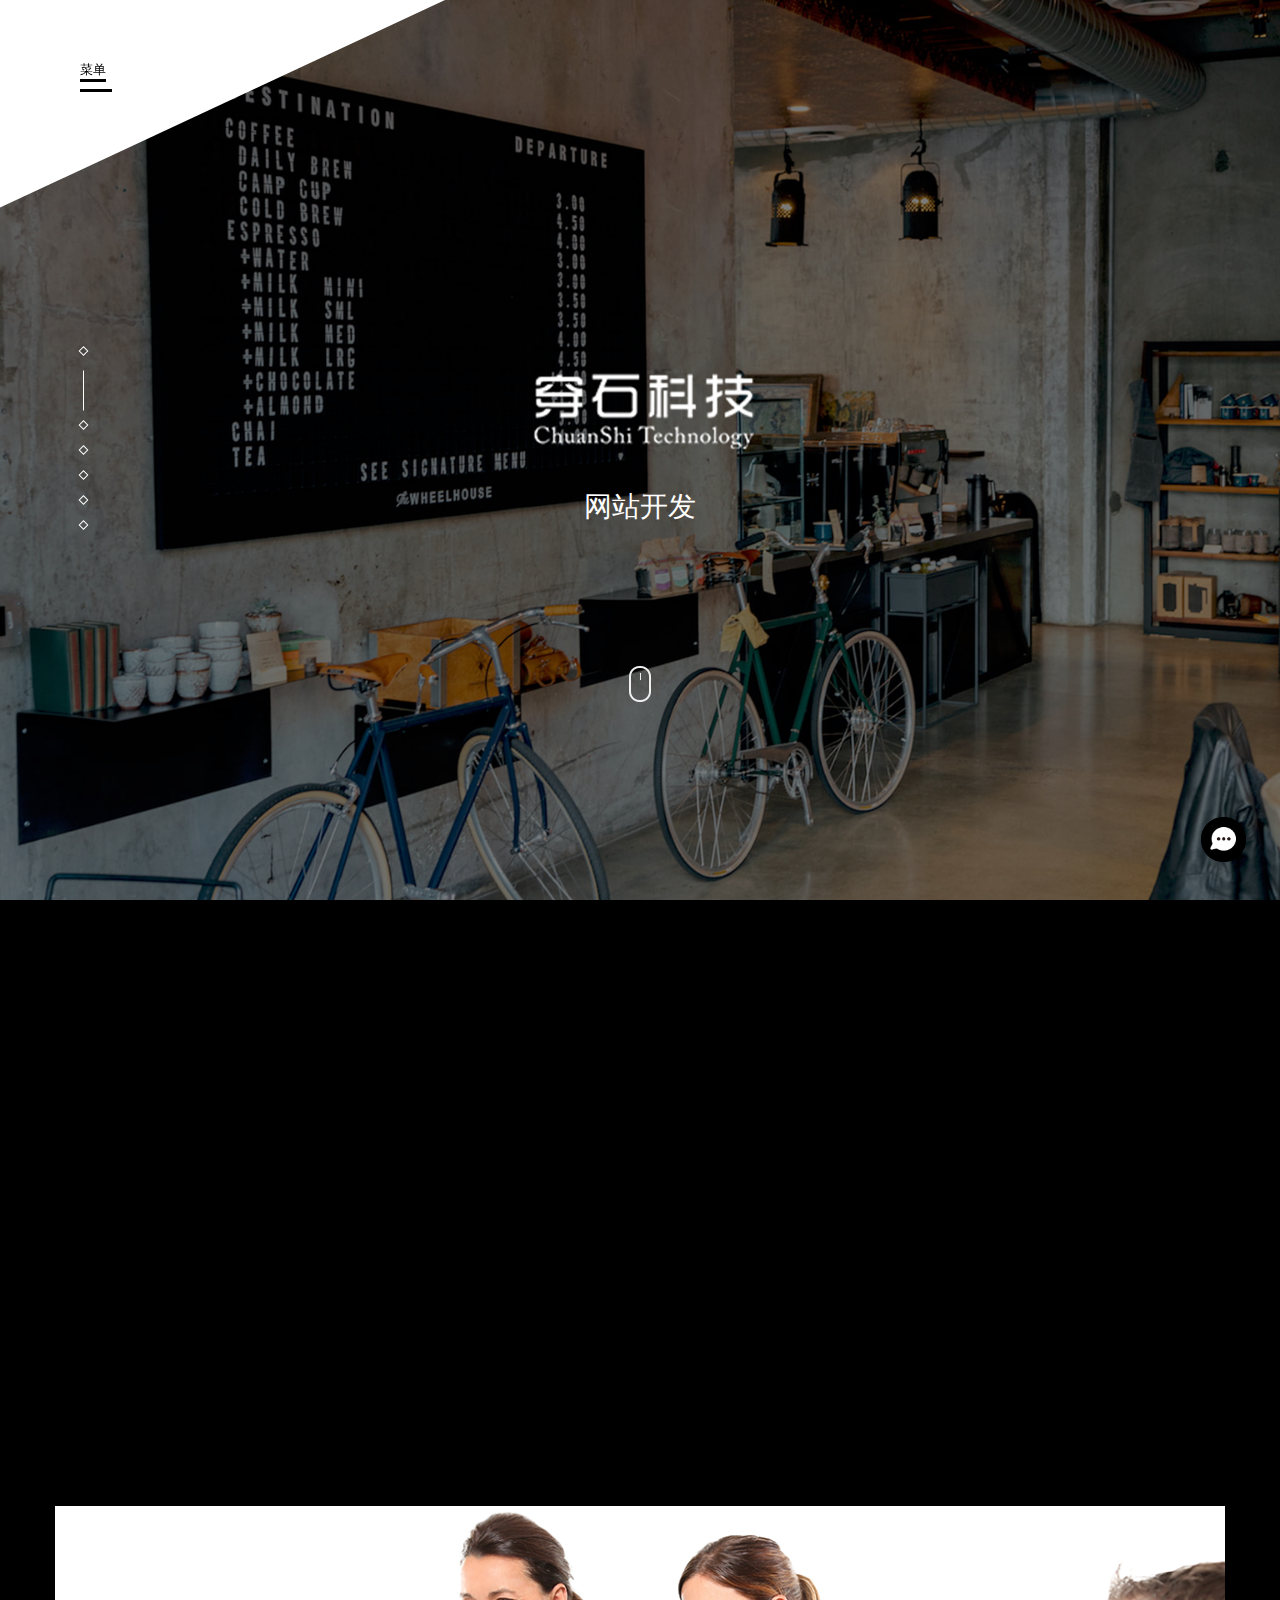
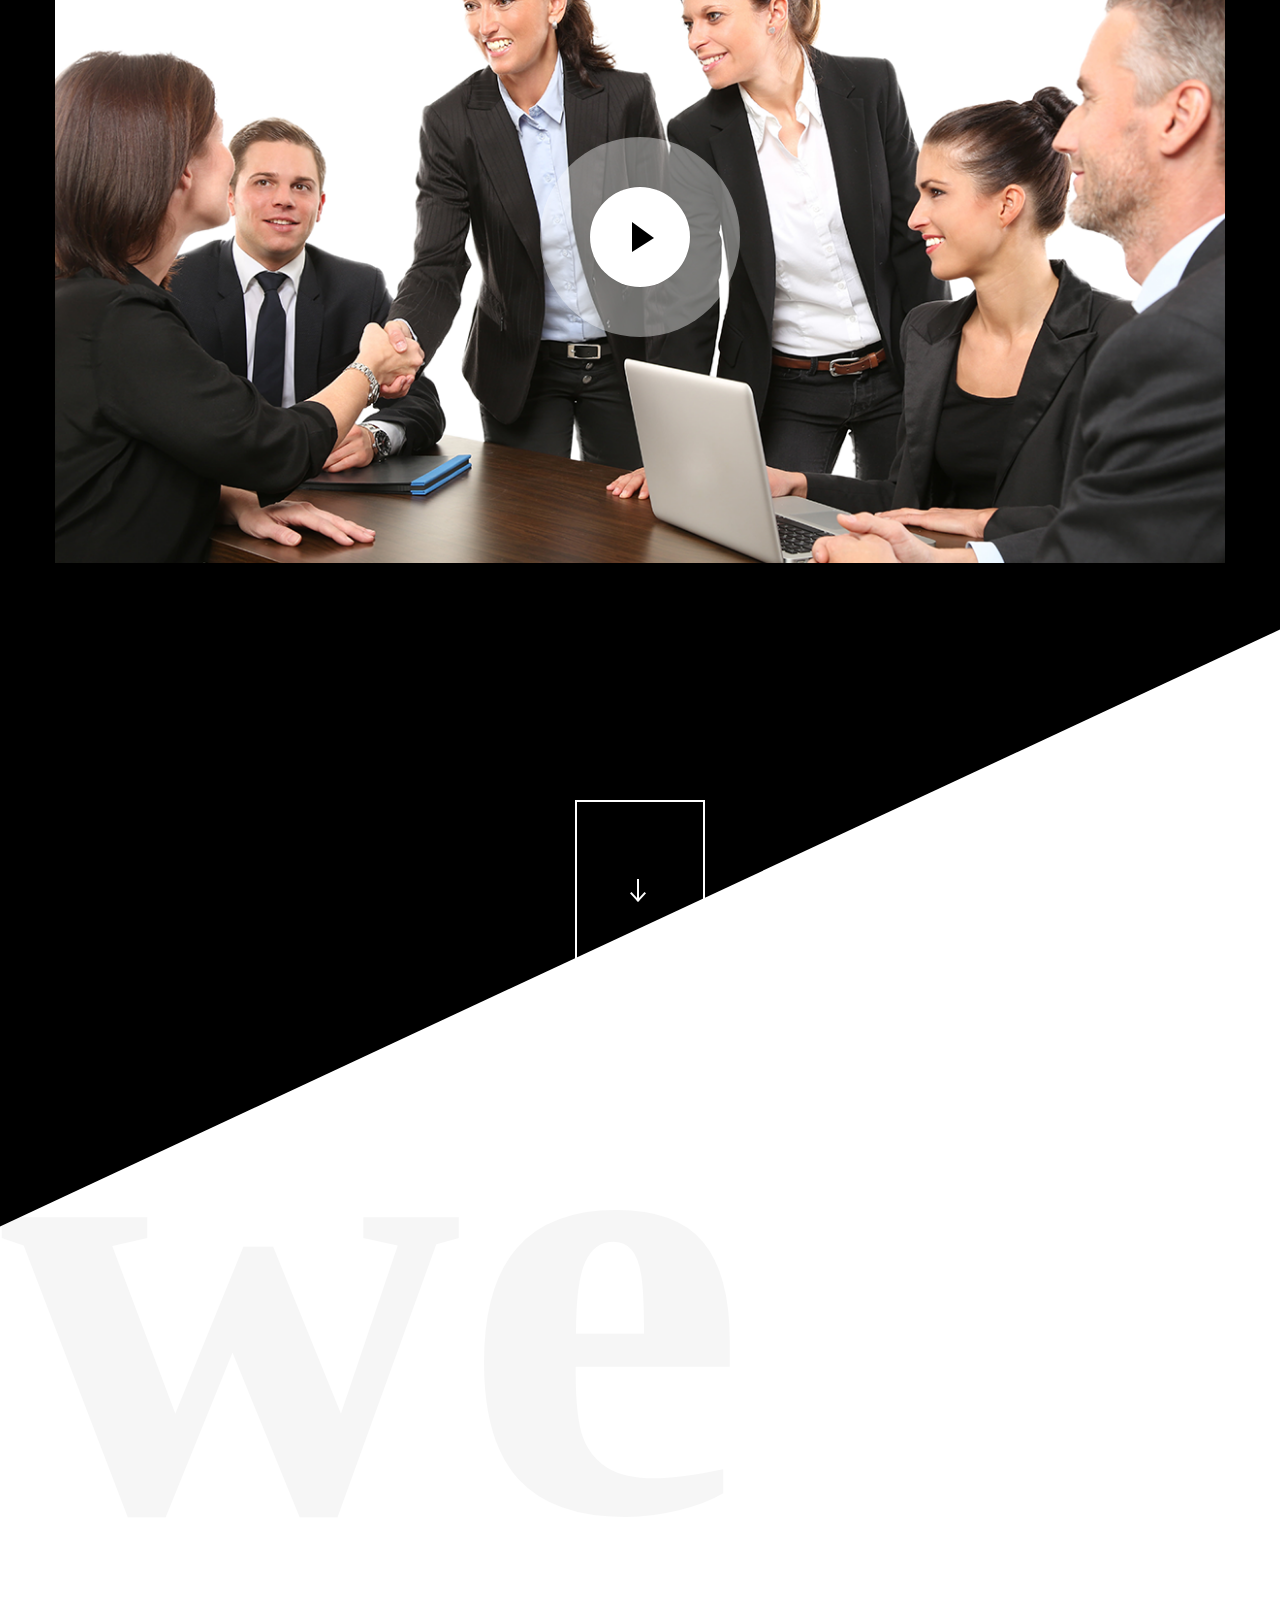
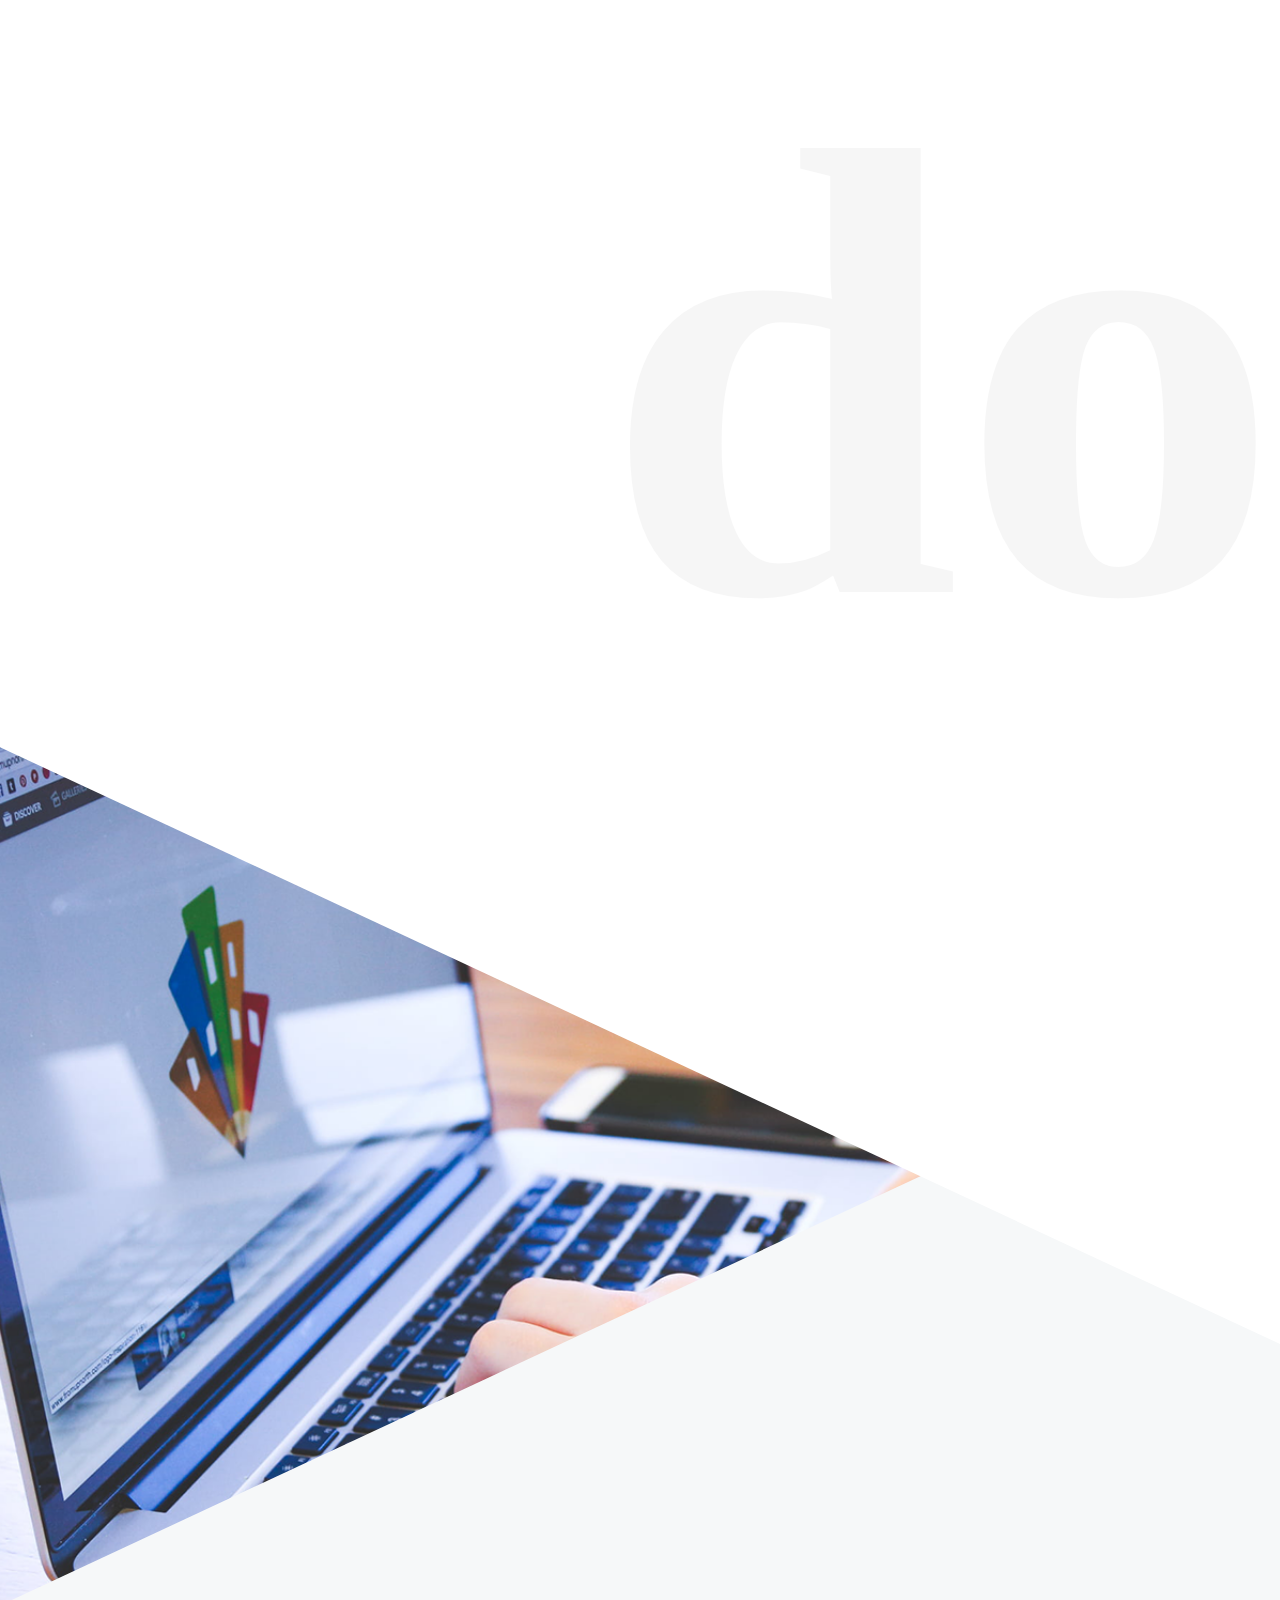
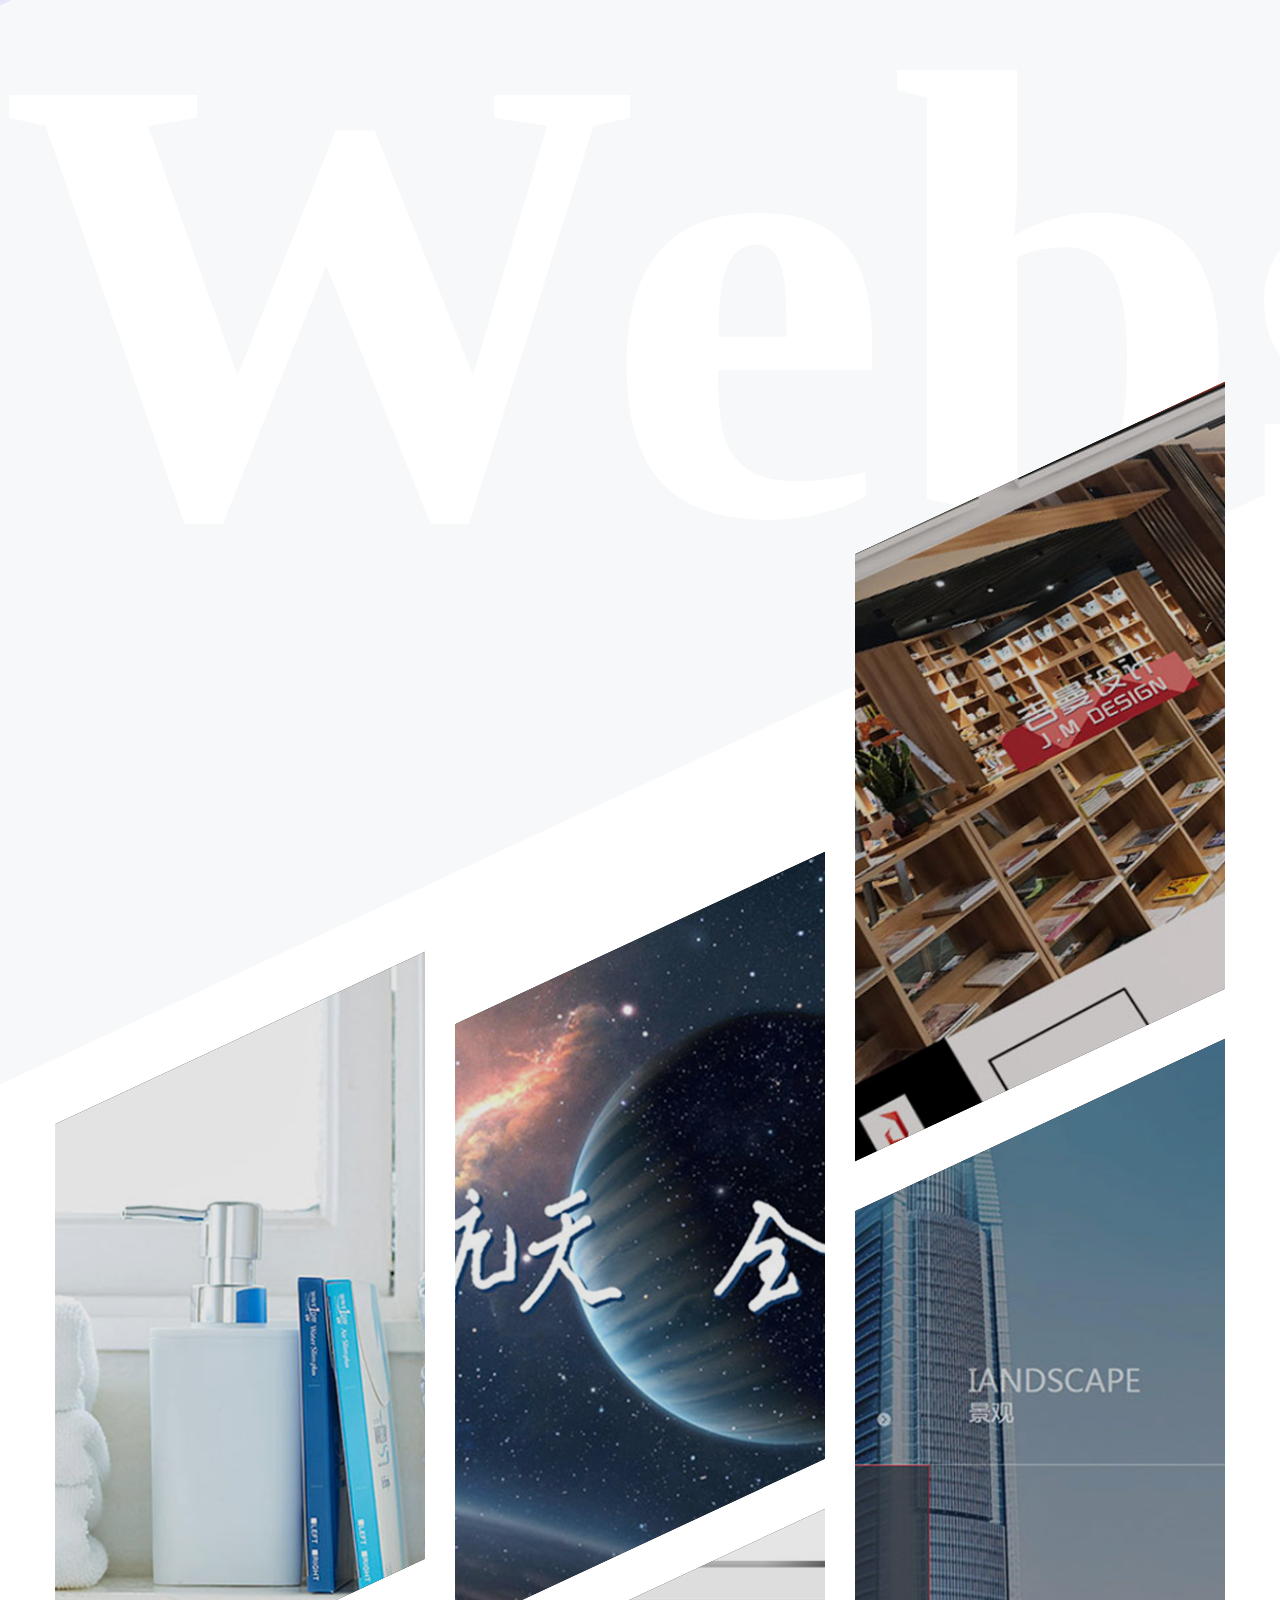
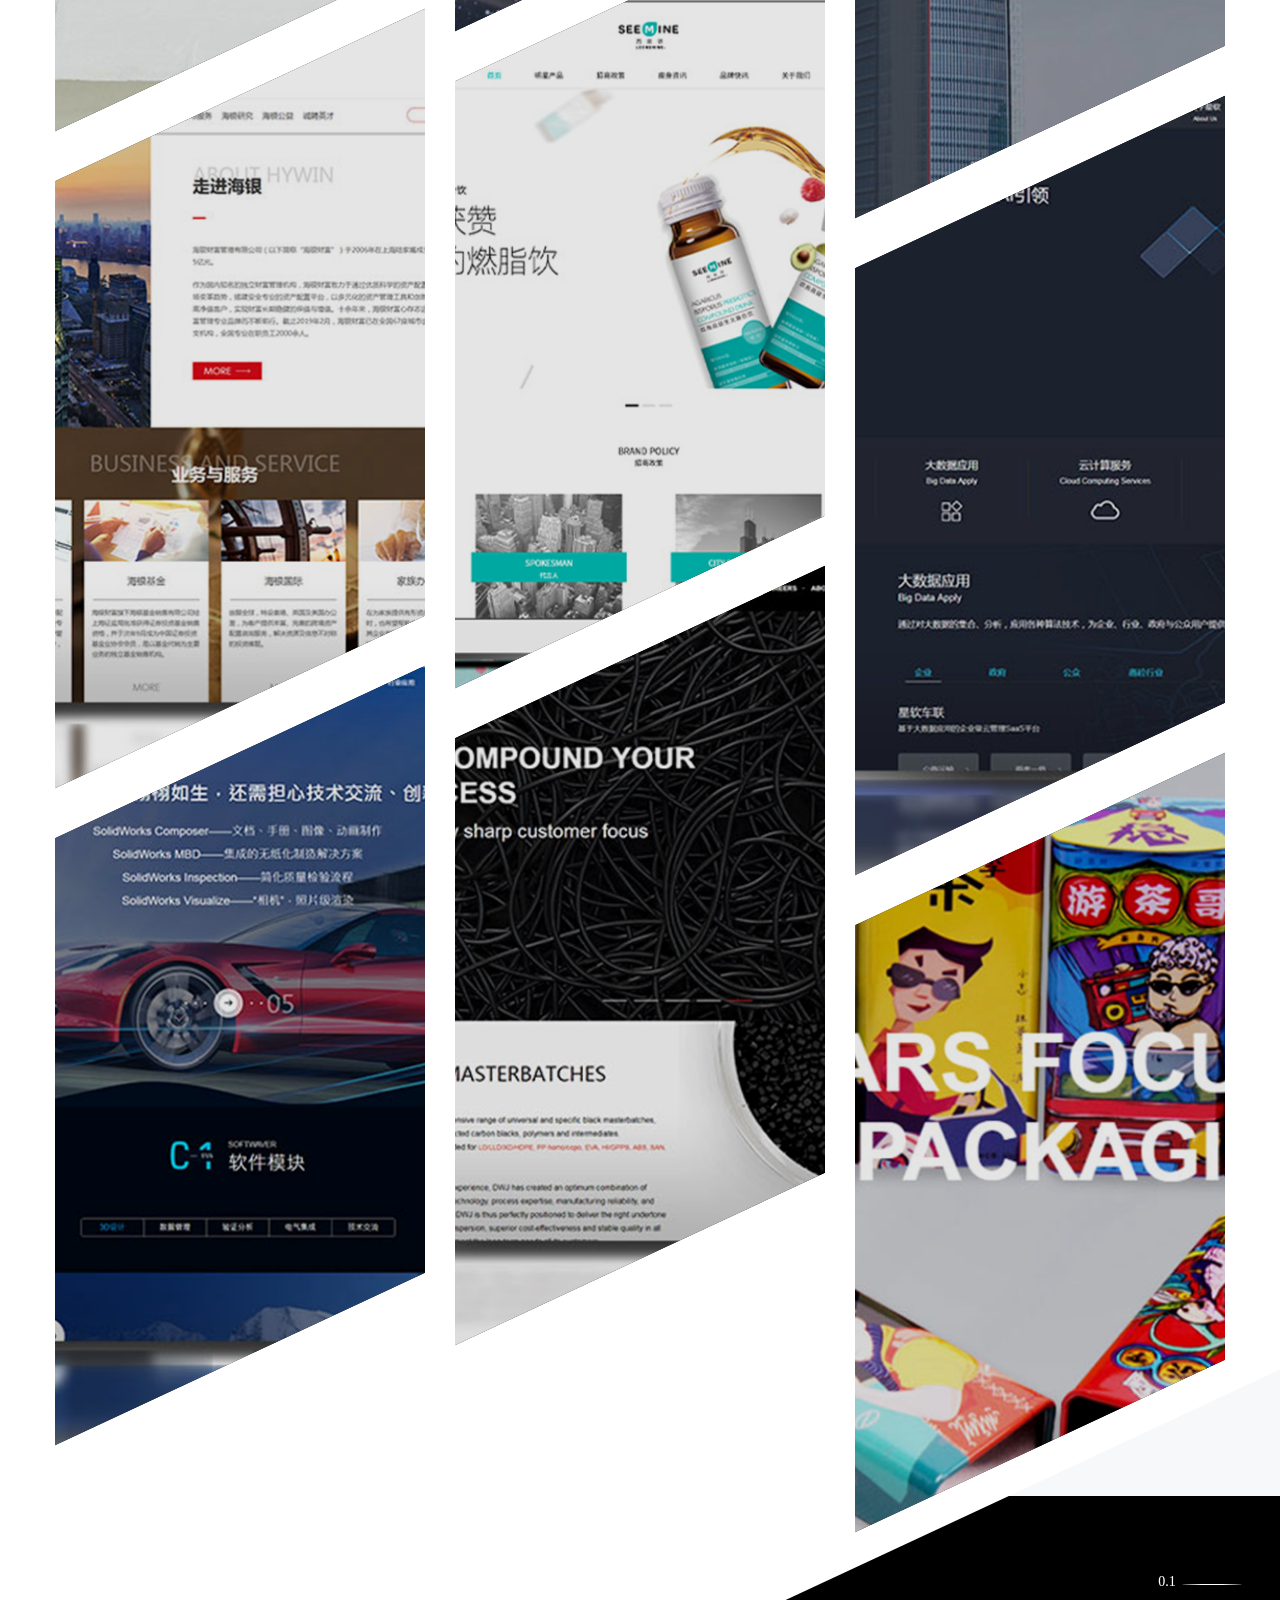
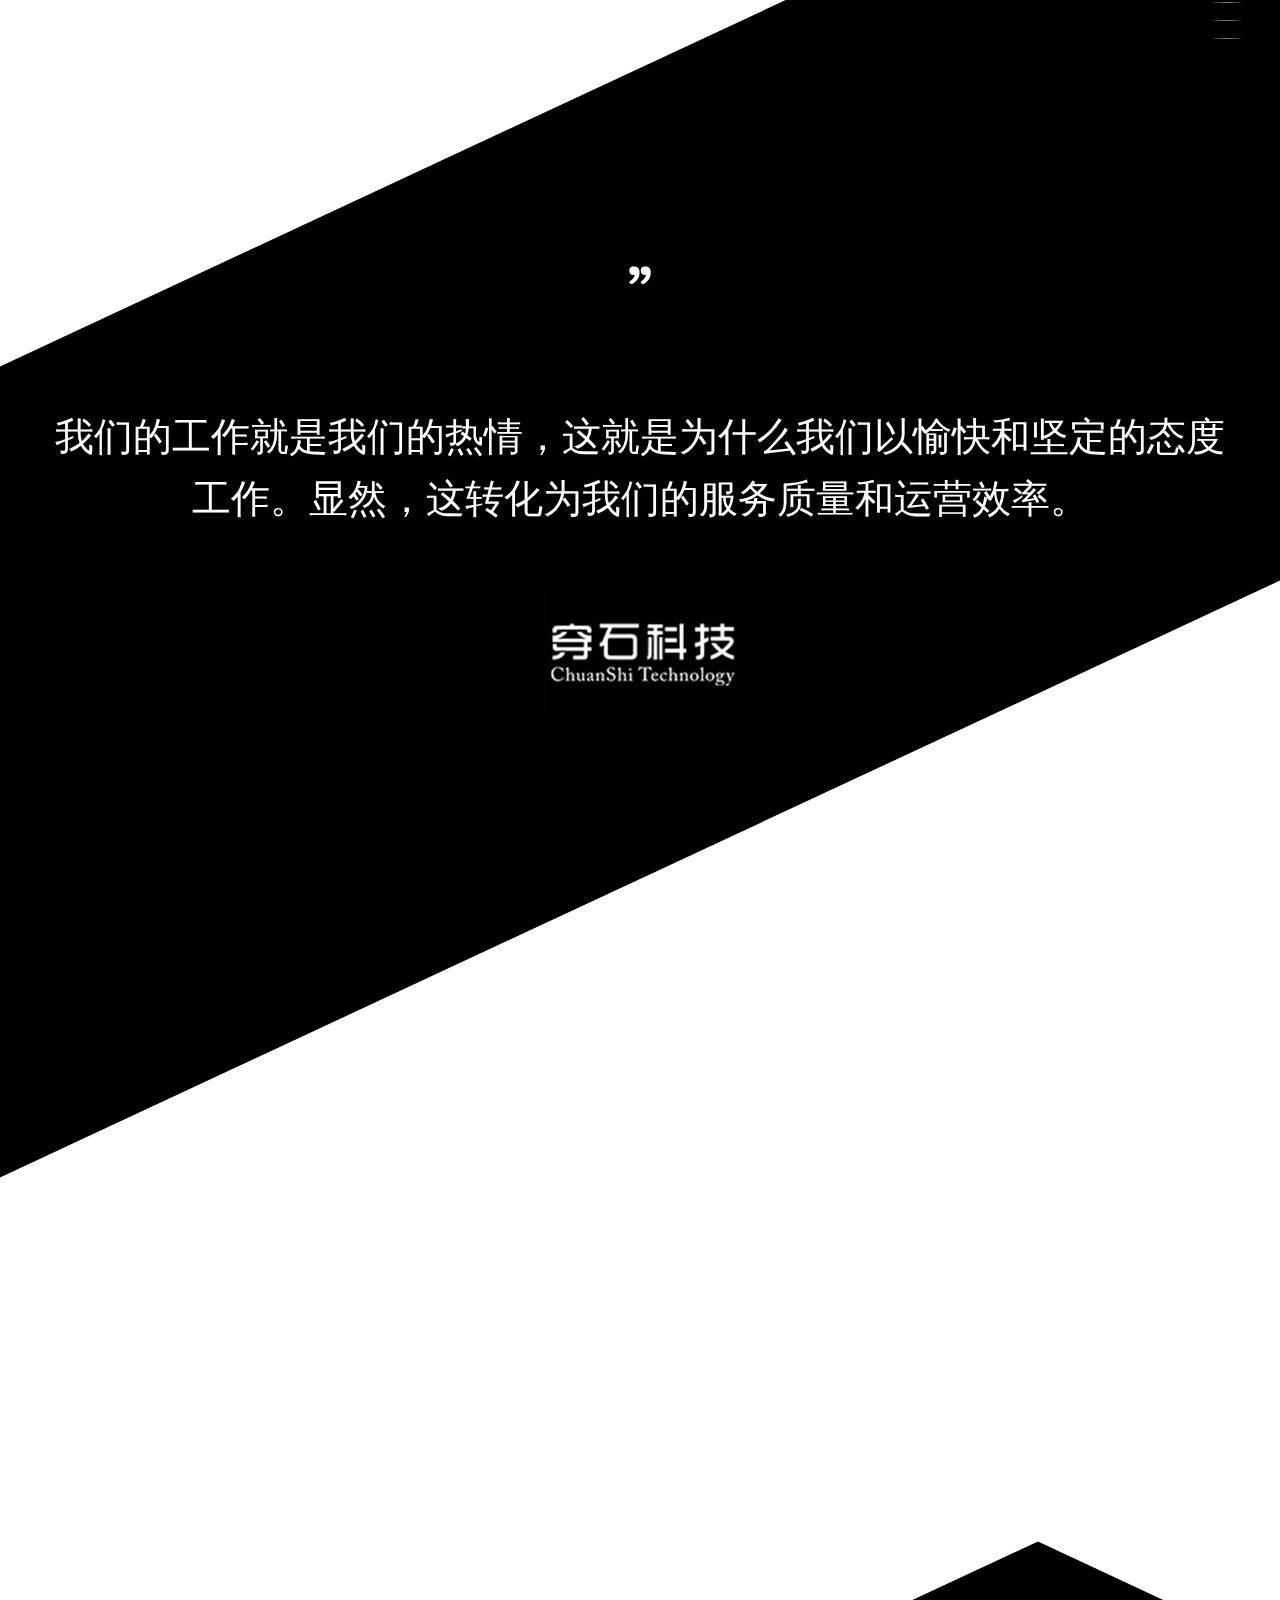
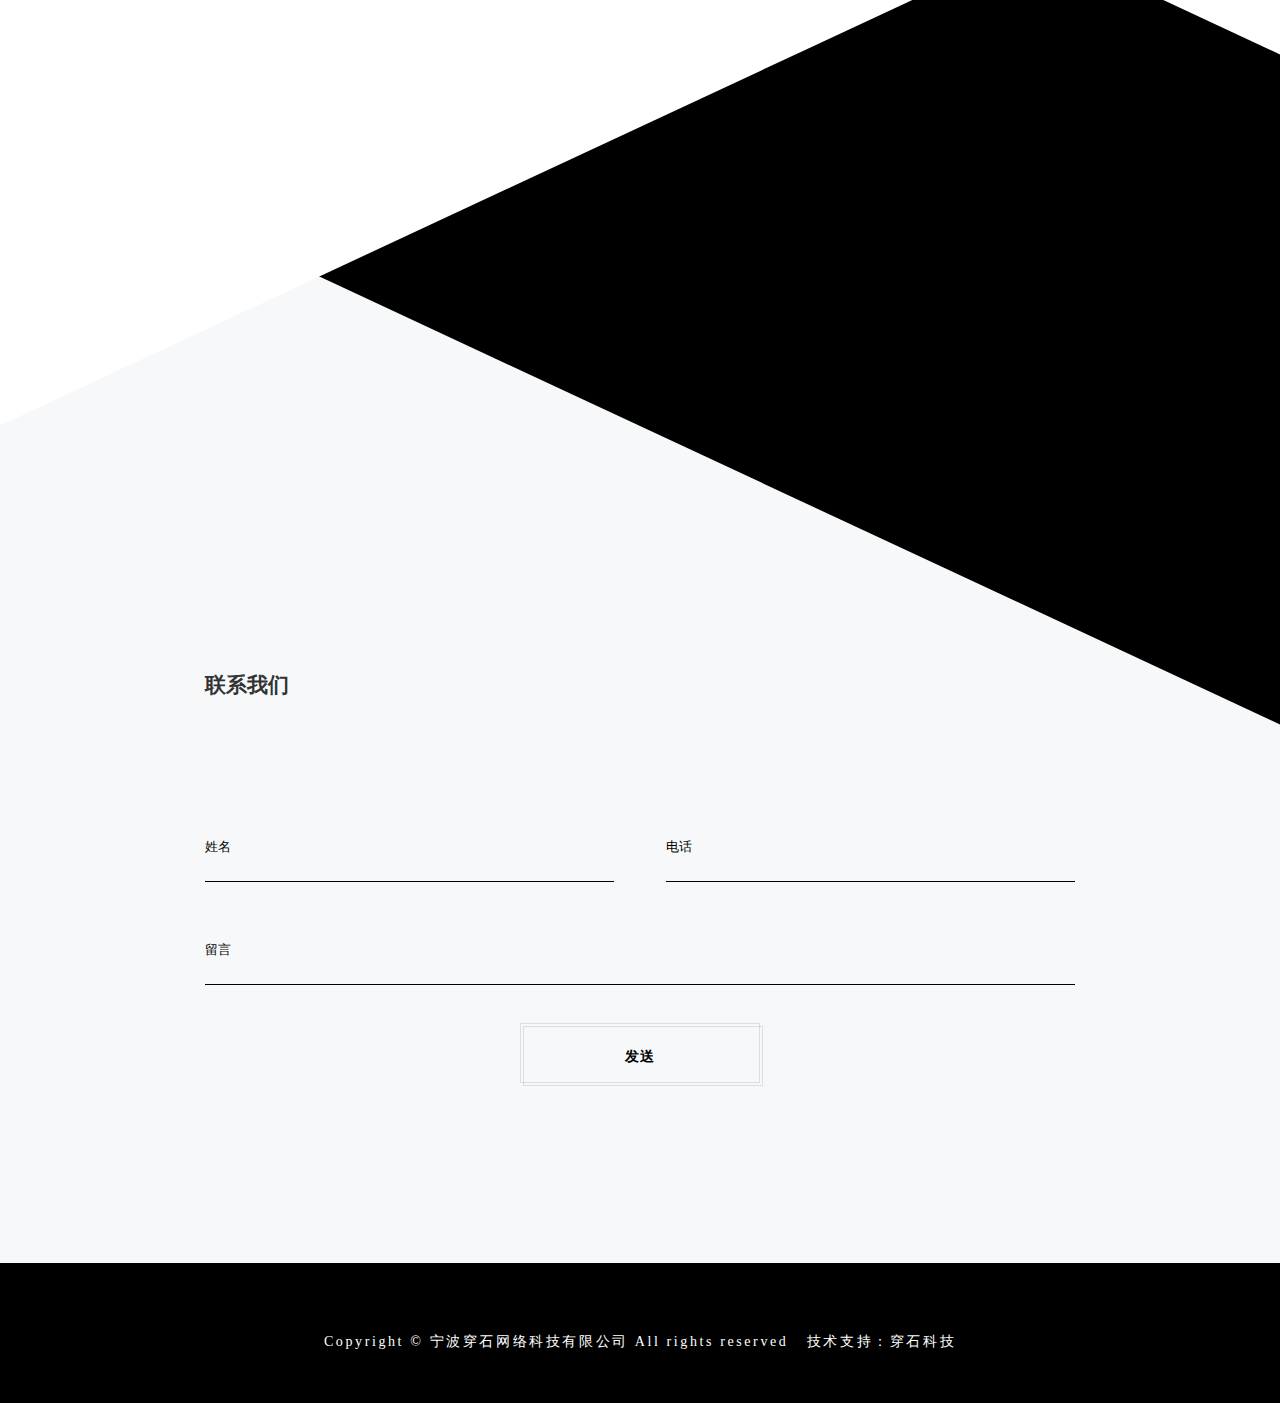
<file: index.html>
<!DOCTYPE html>
<html lang="en">

<head>
    <meta http-equiv="Content-Type" content="text/html; charset=UTF-8" />
    <meta http-equiv="content-language" content="zh-CN" />
    <meta name="viewport" content="width=device-width,initial-scale=1.0,user-scalable=no" />
    <meta name="apple-mobile-web-app-capable" content="yes" />
    <meta name="apple-mobile-web-app-status-bar-style" content="black" />
    <meta name="format-detection" content="telephone=no" />
    <meta name="Keywords" content="网站设计" />
    <meta name="Description" content="网站设计" />
    <meta name="author" content="" />
    <meta name="renderer" content="webkit">
    <meta http-equiv="X-UA-Compatible" content="IE=Edge,chrome=1">
    <title>网站设计</title>
    <link rel="icon" href="favicon.ico">
    <link rel="stylesheet" href="./css/base.css">
    <link rel="stylesheet" href="./css/index.css">
    <link rel="stylesheet" href="./css/swiper.css">
    <link rel="stylesheet" href="./css/animate.min.css">
    <link rel="stylesheet" href="./css/scroll_height_animate.min.css">
</head>

<body>
    <div class="menu loaded">
        <button class="menu-button">
            <p>菜单</p>
            <span></span>
        </button>
    </div>
    <ul class="quick-nav">
        <li><a href="#header" class="active"><span>我们是谁</span></a></li>
        <li><a href="#our-service"><span>我们的业务</span></a></li>
        <li><a href="#portfolio"><span>案例展示</span></a></li>
        <li><a href="#references"><span>穿石科技</span></a></li>
        <li><a href="#blog"><span>新闻资讯</span></a></li>
        <li><a href="#creation"><span>联系我们</span></a></li>
    </ul>
    <div class="contact-widget">
        <button class="contact-widget__button">
            <img src="./images/contact.png" alt="">
        </button>
        <div id="contact-widget__body">
            <div class="contact-widget__body__details">
                <a class="contact-widget__body__details__detail">
                    <svg width="27" height="27" viewBox="0 0 27 27">
                        <g>
                            <g>
                                <path fill="#6695cc" class="contact-widget__body__details__detail-iconbg"
                                    d="M0 13.5C0 6.044 6.044 0 13.5 0S27 6.044 27 13.5 20.956 27 13.5 27 0 20.956 0 13.5z">
                                </path>
                            </g>
                            <g>
                                <g>
                                    <path fill="#fff"
                                        d="M7.93 11.668c.165.116.66.46 1.489 1.035.828.573 1.462 1.015 1.903 1.325l.308.222c.158.113.288.205.392.276.104.07.23.148.378.236.148.087.287.152.418.195.13.044.252.066.363.066h.015c.11 0 .232-.022.363-.066.13-.043.27-.108.417-.195.148-.088.274-.166.378-.236.104-.07.235-.163.392-.276l.309-.222c.445-.31 1.578-1.097 3.399-2.36a3.45 3.45 0 0 0 .886-.894c.237-.348.356-.714.356-1.096 0-.32-.115-.594-.345-.821a1.123 1.123 0 0 0-.817-.341H7.843c-.373 0-.66.125-.86.377-.202.252-.302.567-.302.944 0 .305.133.636.4.992.265.356.549.635.849.839z">
                                    </path>
                                </g>
                                <g>
                                    <path fill="#fff"
                                        d="M18.97 12.445a150.961 150.961 0 0 0-3.617 2.505c-.276.204-.5.362-.672.476-.172.114-.4.23-.687.349a2.09 2.09 0 0 1-.798.178h-.015a2.09 2.09 0 0 1-.799-.178 4.15 4.15 0 0 1-.686-.349 17.193 17.193 0 0 1-.672-.476c-.654-.479-1.857-1.314-3.61-2.505a3.847 3.847 0 0 1-.733-.632v5.766c0 .32.113.594.341.821.228.228.501.342.82.342h10.692c.32 0 .593-.114.82-.342.228-.227.342-.5.342-.82v-5.767c-.209.232-.45.443-.727.632z">
                                    </path>
                                </g>
                            </g>
                        </g>
                    </svg>
                    <span>2881344520@qq.com</span>
                </a>
                <a class="contact-widget__body__details__detail">
                    <svg width="27" height="27" viewBox="0 0 27 27">
                        <g>
                            <g>
                                <path fill="#66cc6a" class="contact-widget__body__details__detail-iconbg"
                                    d="M0 13.5C0 6.044 6.044 0 13.5 0S27 6.044 27 13.5 20.956 27 13.5 27 0 20.956 0 13.5z">
                                </path>
                            </g>
                            <g>
                                <g>
                                    <g>
                                        <path fill="#fff"
                                            d="M19.59 16.963a.56.56 0 0 1-.171.49l-1.632 1.62a.918.918 0 0 1-.288.208 1.19 1.19 0 0 1-.35.11l-.073.006a1.67 1.67 0 0 1-.16.007c-.155 0-.406-.027-.754-.08-.347-.053-.772-.184-1.275-.393-.503-.208-1.074-.521-1.711-.938-.638-.417-1.317-.99-2.036-1.717a13.441 13.441 0 0 1-1.423-1.62 11.536 11.536 0 0 1-.908-1.428 7.696 7.696 0 0 1-.515-1.19 6.311 6.311 0 0 1-.233-.92 3.038 3.038 0 0 1-.05-.607c.009-.147.013-.229.013-.245.016-.115.053-.231.11-.35a.92.92 0 0 1 .209-.288l1.631-1.631a.54.54 0 0 1 .393-.172c.106 0 .2.03.282.092a.853.853 0 0 1 .208.227l1.313 2.49c.073.13.094.274.061.429a.765.765 0 0 1-.208.393l-.601.6a.205.205 0 0 0-.043.08.303.303 0 0 0-.019.092c.033.172.107.368.221.589.098.196.25.435.454.718.204.282.495.607.87.975.369.376.696.668.982.877.286.208.525.361.718.46.192.098.339.157.441.177l.153.031a.292.292 0 0 0 .08-.018.205.205 0 0 0 .08-.043l.699-.712a.751.751 0 0 1 .515-.196.64.64 0 0 1 .331.074h.013l2.367 1.398c.172.106.274.241.306.405z">
                                        </path>
                                    </g>
                                </g>
                            </g>
                        </g>
                    </svg>
                    <span>+133-3661-9741</span>
                </a>
            </div>
            <button class="btn">
               
                <svg width="18" height="18" version="1.1"
                   viewBox="0 0 18 18">
                    <path d="M1.46777,0.94409c1.01514,0.58618 15.36768,15.36743 15.36768,15.36743" fill-opacity="0"
                        fill="#ffffff" stroke-dashoffset="0" stroke-linejoin="miter" stroke-linecap="round"
                        stroke-opacity="1" stroke="#ffffff" stroke-miterlimit="50" stroke-width="2"></path>
                    <path d="M16.83545,0.94409c-1.01562,0.58618 -15.36768,15.36743 -15.36768,15.36743" fill-opacity="0"
                        fill="#ffffff" stroke-dashoffset="0" stroke-linejoin="miter" stroke-linecap="round"
                        stroke-opacity="1" stroke="#ffffff" stroke-miterlimit="50" stroke-width="2"></path>
                </svg>
            </button>
        </div>
    </div>
    <!-- 菜单 -->
    <section class="newMenu" id="newMenu">
        <div class="menu__corner">
            <img src="./images/caidan/6.png" alt="">
        </div>

        <div class="menu__wrapper">
            <div class="menu__cols">
                <a href="./index.html" class="menu__col"
                    style="background-image: url('./images/caidan/img2.png');background-size:100% 100%">
                    <h2 class="col__heading">
                        首页
                    </h2>
                    <div class="case-image">
                    </div>
                </a>
                <a href="./project.html" class="menu__col" style="background-image: url('./images/caidan/img3.png');">
                    <h2 class="col__heading">
                        案例
                    </h2>
                    <div class="case-image">
                    </div>
                </a>
                <a href="./componey.html" class="menu__col" style="background-image: url('./images/caidan/img1.png');">
                    <h2 class="col__heading">
                        关于我们
                    </h2>
                    <div class="case-image">
                    </div>
                </a>
                <a href="./news.html" class="menu__col" style="background-image: url('./images/caidan/img4.png');">
                    <h2 class="col__heading">
                        新闻资讯
                    </h2>
                    <div class="case-image">
                    </div>
                </a>
                <a href="./contact.html" class="menu__col" style="background-image: url('./images/caidan/img5.png');">
                    <h2 class="col__heading">
                        联系我们
                    </h2>
                    <div class="case-image">
                    </div>
                </a>
            </div>
        </div>

    </section>

    <div class="wrapper">
        <section id="header">
            <div class="unskew">
                <div id="banner">
                    <img src="./images/img1.png" alt="">
                </div>
                <div id="bg-poster"></div>
                <div class="first-screen">
                    <div class="logo loaded">
                        <img src="./images/logo_1.png" style="width:227px" alt="">
                        <div class="slidetel">
                            <p class="phone">网站开发</p>
                        </div>
                        <div class="down">
                            <a href="#our-service"><img src="./images/img2.png" alt=""></a>
                        </div>
                    </div>
                </div>
                <div class="container">
                    <div class="beauty-innovate loaded aniview" av-animation="fadeInUp">
                        <h2>独特的<br> 创新
                            <br>
                            网站</h2><br>
                        <p>我们创建有效的在线策略<br> 我们根据最新的<br>
                            技术标准实施项目
                        </p>
                        <p>
                            不可能成为可能</p>
                    </div>
                    <div class="line loaded aniview" av-animation="fadeInUp"></div>
                    <div class="video-box">
                        <!-- <video id="small-player" poster="assets/images/vid_small_cover.jpg"
                        alt="zobacz jak tworzymy stron internetowych">
                        <source src="assets/video/mov.mp4">
                    </video> -->
                        <video src="" poster="./images/img3.png"></video>
                        <div class="play-btn">
                            <img src="./images/play2.png" alt="" style="position: absolute;
                            top: calc(50% - 15px);
                            left: calc(50% - 8px);z-index: 999;">
                        </div>
                    </div>
                    <div class="who-we-are aniview" av-animation="fadeInUp">
                        <h3>网站类型</h3>
                        <h2>响应式网站</h2>
                        <p>穿石营销理念：结合公司新零售业务，取消业务环节，降低开发业务制作成本，实现客户利润最大化。</p>
                    </div>
                </div>
                <a class="scroll-down" href="#box-wrapper" style="margin-top: 72px;">
                </a>
            </div>
        </section>

        <section id="our-service">
            <div class="bg-text-1">
                we
            </div>
            <div class="bg-text-2">do</div>
            <div class="container">
                <h2 class="wow aniview" av-animation="fadeInRight" style="visibility: visible; animation-name: sb;">
                    我们的<br>报价
                </h2>
                <h3 class="wow aniview" av-animation="fadeInLeft" style="visibility: visible; animation-name: rb;">
                    我们的<br>业务</h3>
                <div class="boxes clearfix aniview" av-animation="fadeInUp" id="box-wrapper">
                    <div class="box-holder clearfix">
                        <div class="box">
                            <a href="./work.html">
                                <div class="front">
                                    <h4>网站建设</h4>
                                    <p>创建网站时，我们使用独特的交互式解决方案来帮助客户实现业务成功。</p>
                                </div>
                                <div class="back">
                                    <p class="bg-text">Website</p>
                                    <p class="text">
                                        查看我们的<br>报价
                                    </p>
                                    <a class="link" href="./work.html">更多</a>
                                </div>
                            </a>
                        </div>
                    </div>
                    <div class="box-holder">
                        <div class="box">
                            <a href="./work.html">
                                <div class="front">
                                    <h4>小程序</h4>
                                    <p>创建网站时，我们使用独特的交互式解决方案来帮助客户实现业务成功。</p>
                                </div>
                                <div class="back">
                                    <p class="bg-text">Website</p>

                                    <p class="text">
                                        查看我们的<br>报价
                                    </p>
                                    <a class="link" href="./work.html">更多</a>
                                </div>
                            </a>
                        </div>
                    </div>
                    <div class="box-holder">
                        <div class="box">
                            <a href="./work.html">
                                <div class="front">
                                    <h4>智慧店铺搭建</h4>

                                    <p>创建网站时，我们使用独特的交互式解决方案来帮助客户实现业务成功。</p>
                                </div>
                                <div class="back">
                                    <p class="bg-text">Website</p>
                                    <p class="text">
                                        查看我们的<br>报价
                                    </p>
                                    <a class="link" href="./work.html">更多</a>
                                </div>
                            </a>
                        </div>
                    </div>
                    <div class="box-holder">
                        <div class="box">
                            <a href="./work.html">
                                <div class="front">
                                    <h4>APP制作</h4>
                                    <p>创建网站时，我们使用独特的交互式解决方案来帮助客户实现业务成功。</p>
                                </div>
                                <div class="back">
                                    <p class="bg-text">Website</p>
                                    <p class="text">
                                        查看我们的<br>报价
                                    </p>
                                    <a class="link" href="./work.html">更多</a>
                                </div>
                            </a>
                        </div>
                    </div>
                    <div class="box-holder">
                        <div class="box">
                            <a href="./work.html">
                                <div class="front">
                                    <h4>网站建设</h4>
                                    <p>创建网站时，我们使用独特的交互式解决方案来帮助客户实现业务成功。</p>
                                </div>
                                <div class="back">
                                    <p class="bg-text">Website</p>
                                    <p class="text">
                                        查看我们的<br>报价
                                    </p>
                                    <a class="link" href="./work.html">更多</a>
                                </div>
                            </a>
                        </div>
                    </div>
                    <div class="box-holder">
                        <div class="box">
                            <a href="./work.html">
                                <div class="front">
                                    <h4>网站建设</h4>
                                    <p>创建网站时，我们使用独特的交互式解决方案来帮助客户实现业务成功。</p>
                                </div>
                                <div class="back">
                                    <p class="bg-text">Website</p>
                                    <p class="text">
                                        查看我们的<br>报价
                                    </p>
                                    <a class="link" href="./work.html">更多</a>
                                </div>
                            </a>
                        </div>
                    </div>
                </div>
            </div>
        </section>
        <div class="deprac">

            <section id="numbers" class="active">
                <div class="people">
                    <div class="in"></div>
                </div>
                <div class="container">
                    <div class="numbers">
                        <div id="numbers_n0" class="number loaded">
                            <span class="counter1 number" number="88814">88814</span>
                            <p class="title">
                                工作<br>时间
                            </p>
                        </div>
                        <div id="numbers_n1" class="number loaded">
                            <span class="counter2 number" number="7898">7898</span>
                            <p class="title">
                                完成<br>项目
                            </p>
                        </div>
                        <div id="numbers_n2" class="number loaded">
                            <span class="counter3 number" number="7898">7898</span>

                            <p class="title">
                                满意<br>客户
                            </p>
                        </div>
                        <div id="numbers_n3" class="number">
                            <span class="counter4 number" number="7864">
                                7864
                            </span>
                            <p class="title">
                                推荐<br>客户
                            </p>
                        </div>
                    </div>
                    <div class="aniview" av-animation="fadeInRight">
                        <h2 class="wow slideInRight" style="visibility: visible; animation-name: sb;">和客户沟通 <br>
                            对我们来说<br>
                            很重要
                        </h2>
                    </div>
                </div>
                <p class="bg-text-1">
                    Webs
                </p>
            </section>

            <section id="portfolio">
                <div class="container">
                    <div class="text aniview" av-animation="fadeInLeft">
                        <h2 class="wow slideInLeft" style="animation-name: none;">案例展示<br>
                            <br>
                        </h2>
                        <p class="boxify nomargin">D<span>o</span><span>b</span><span>r</span><span>y</span><span>
                            </span><span>d</span><span>e</span><span>s</span><span>i</span><span>g</span><span>n</span><span>
                            </span><span>c</span><span>z</span><span>y</span><span>n</span><span>i</span></p>
                        <p class="boxify nomargin">
                            p<span>r</span><span>o</span><span>d</span><span>u</span><span>k</span><span>t</span><span>
                            </span><span>u</span><span>ż</span><span>y</span><span>t</span><span>e</span><span>c</span><span>z</span><span>n</span><span>y</span><span>m</span><span>.</span>
                        </p>
                    </div>
                    <div class="case-studies">
                        <div class="case-studies__column">

                            <div class="case-study" onclick="window.location.href='./show.html'" data-top="68px"
                                data-height="607px">

                                <div class="inner">
                                    <div class="case-text">
                                        <h3>
                                            GRUPA<br>
                                        </h3>
                                        <h6>设计类网页</h6>
                                        <a class="show" href="show.html">查看</a>
                                    </div>
                                    <div class="case-image">
                                    </div>
                                </div>
                                <img class="lazy" src="./images/39.png" alt="">
                            </div>

                            <div class="case-study" onclick="window.location.href='./show.html'" data-top="-29px"
                                data-height="607px">
                                <div class="inner">
                                    <div class="case-text">
                                        <h3>
                                            海银财富<br>
                                        </h3>
                                        <h6>设计类网页</h6>
                                        <a class="show" href="show.html">查看</a>
                                    </div>
                                    <div class="case-image">
                                    </div>
                                </div>
                                <img class="lazy" src="./images/23.png" alt="">
                            </div>
                            <div class="case-study" onclick="window.location.href='./show.html'" data-top="-29px"
                                data-height="607px">
                                <div class="inner">
                                    <div class="case-text">
                                        <h3>
                                            索雷沃<br>
                                        </h3>
                                        <h6>设计类网页</h6>
                                        <a class="show" href="show.html">查看</a>
                                    </div>
                                    <div class="case-image">
                                    </div>
                                </div>
                                <img class="lazy" src="./images/25.png" alt="">
                            </div>
                        </div>
                        <div class="case-studies__column">
                            <div class="case-study" onclick="window.location.href='./show.html'" data-top="-29px"
                                data-height="607px">
                                <div class="inner">
                                    <div class="case-text">
                                        <h3>
                                            德清航天<br>
                                        </h3>
                                        <h6>设计类网页</h6>
                                        <a class="show" href="show.html">查看</a>
                                    </div>
                                    <div class="case-image">
                                    </div>
                                </div>
                                <img class="lazy" src="./images/22.png" alt="">
                            </div>
                            <div class="case-study" onclick="window.location.href='./show.html'" data-top="-29px"
                                data-height="607px">
                                <div class="inner">
                                    <div class="case-text">
                                        <h3>
                                            西美恩<br>
                                        </h3>
                                        <h6>设计类网页</h6>
                                        <a class="show" href="show.html">查看</a>
                                    </div>
                                    <div class="case-image">
                                    </div>
                                </div>
                                <img class="lazy" src="./images/12.png" alt="">
                            </div>
                            <div class="case-study" onclick="window.location.href='./show.html'" data-top="-29px"
                                data-height="607px">
                                <div class="inner">
                                    <div class="case-text">
                                        <h3>
                                            DWJ<br>
                                        </h3>
                                        <h6>设计类网页</h6>
                                        <a class="show" href="show.html">查看</a>
                                    </div>
                                    <div class="case-image">
                                    </div>
                                </div>
                                <img class="lazy" src="./images/24.png" alt="">
                            </div>
                        </div>
                        <div class="case-studies__column">
                            <div class="case-study" onclick="window.location.href='./show.html'" data-top="-29px"
                                data-height="607px">
                                <div class="inner">
                                    <div class="case-text">
                                        <h3>
                                            吉曼设计<br>
                                        </h3>
                                        <h6>设计类网页</h6>
                                        <a class="show" href="show.html">查看</a>
                                    </div>
                                    <div class="case-image">
                                    </div>
                                </div>
                                <img class="lazy" src="./images/11.png" alt="">
                            </div>
                            <div class="case-study" onclick="window.location.href='./show.html'" data-top="-29px"
                                data-height="607px">
                                <div class="inner">
                                    <div class="case-text">
                                        <h3>
                                            公共建筑设计<br>
                                        </h3>
                                        <h6>设计类网页</h6>
                                        <a class="show" href="show.html">查看</a>
                                    </div>
                                    <div class="case-image">
                                    </div>
                                </div>
                                <img class="lazy" src="./images/10.png" alt="">
                            </div>
                            <div class="case-study" onclick="window.location.href='./show.html'" data-top="-29px"
                                data-height="607px">

                                <div class="inner">
                                    <div class="case-text">
                                        <h3>
                                            科技网络<br>
                                        </h3>
                                        <h6>设计类网页</h6>
                                        <a class="show" href="show.html">查看</a>
                                    </div>
                                    <div class="case-image">
                                    </div>
                                </div>
                                <img class="lazy" src="./images/9.png" alt="">

                            </div>
                            <div class="case-study" onclick="window.location.href='./show.html'" data-top="-29px"
                                data-height="607px">
                                <div class="inner">
                                    <div class="case-text">
                                        <h3>
                                            旅茶<br>
                                        </h3>
                                        <h6>设计类网页</h6>
                                        <a class="show" href="show.html">查看</a>
                                    </div>
                                    <div class="case-image">
                                    </div>
                                </div>
                                <img class="lazy" src="./images/34.png" alt="">
                            </div>
                        </div>
                    </div>
                </div>
            </section>
            <section id="references">
                <div class="container">
                    <div class="quote">
                        <img src="images/19.png" alt="">
                    </div>
                    <div class="references owl-carousel owl-theme owl-loaded">

                    </div>

                </div>
                <div class="swiper-container">
                    <div class="swiper-wrapper">
                        <div class="swiper-slide">
                            <p>我们的工作就是我们的热情，这就是为什么我们以愉快和坚定的态度工作。显然，这转化为我们的服务质量和运营效率。</p>
                            <img class="logo" src="./images/logo_1.png" style="width:190px" alt="">
                        </div>
                        <div class="swiper-slide">
                            <p>我们的工作就是我们的热情，这就是为什么我们以愉快和坚定的态度工作。显然，这转化为我们的服务质量和运营效率。</p>
                            <img class="logo" src="./images/logo_1.png" style="width:190px" alt="">
                        </div>
                        <div class="swiper-slide">
                            <p>我们的工作就是我们的热情，这就是为什么我们以愉快和坚定的态度工作。显然，这转化为我们的服务质量和运营效率。</p>
                            <img class="logo" src="./images/logo_1.png" style="width:190px" alt="">
                        </div>
                        <div class="swiper-slide">
                            <p>我们的工作就是我们的热情，这就是为什么我们以愉快和坚定的态度工作。显然，这转化为我们的服务质量和运营效率。</p>
                            <img class="logo" src="./images/logo_1.png" style="width:190px" alt="">
                        </div>
                    </div>
                </div>
                <div class="swiper-pagination"></div>
                <div class="swiper-num">
                    <span class="active"></span>
                    <span class=""></span>
                    <span class=""></span>
                    <span class=""></span>
                    <!-- <span class="total"></span> -->
                </div>
                <!-- <div class="text">
                    <ul>
                        <li class="number active" date-value="Go to slide 1">01</li>
                        <li class="number" value="Go to slide 2">02</li>
                        <li class="number" value="Go to slide 3">03</li>
                        <li class="number" value="Go to slide 4">04</li>
                    </ul>
                </div> -->
            </section>
            <section id="blog" style="">
                <div data-scrollmagic-pin-spacer="" class="scrollmagic-pin-spacer"
                    style="top: auto; left: auto; bottom: auto; right: auto; margin: 0px; display: block; position: relative; box-sizing: content-box; width: 100%; min-height: 159px; height: auto; padding-top: 0px; padding-bottom: 300px;">
                    <h2 class="aniview" av-animation="fadeInUp"
                        style="position: relative; margin: auto; top: 300px; left: 0px; bottom: auto; right: auto; box-sizing: border-box; width: 100%">
                        <a href="./news.html" style="color: black; text-decoration: none;font-size:40px">新闻资讯</a></h2>

                </div>
                <div class="container aniview" av-animation="fadeInUp">
                    <div class="news-items"><a href="./news-detail.html" class="news-box">
                            <h4>
                                在线商店的圣诞节购物</h4>
                            <p class="date">
                                2019-10-18 </p>
                            <img alt="" src="./images/2.png">
                        </a>
                        <a href="./news-detail.html" class="news-box">
                            <h4>
                                什么是响应式网站？</h4>
                            <p class="date">
                                2019-10-18 </p>
                            <img alt="" src="./images/2.png">
                        </a>
                        <a href="./news-detail.html" class="news-box">
                            <h4>
                                什么是响应式网站？ </h4>
                            <p class="date">
                                2019-10-18 </p>
                            <img alt="" src="./images/2.png">
                        </a>
                    </div>
                </div>
            </section>
            <section id="creation">
                <div class="container">
                    <h2 class="boxify">联系我们</h2>
                    <form id="formularz-kontaktowy">
                        <input class="input1 fl" type="text"
                            style="border:0;border-bottom:1px solid #000;width:47%;padding-bottom:27px;padding-top: 60px;margin-right:6%"
                            placeholder="姓名">
                        <input class="input1 fl" type="text"
                            style="border:0;border-bottom:1px solid #000;width:47%;padding-bottom:27px;padding-top: 60px;"
                            placeholder="电话">
                        <input class="input1" type="textarea"
                            style="border:0;border-bottom:1px solid #000;width:100%;padding-bottom:27px;padding-top: 60px;"
                            placeholder="留言">
                        <button>发送</button>
                    </form>
                </div>
            </section>
            <section class=bg></section>
            <div class="scroll-up">
                <a href="javascript:;">
                    <svg viewBox="0 0 2048 2048" xmlns="http://www.w3.org/2000/svg">
                        <path
                            d="M1523 1312q0 13-10 23l-50 50q-10 10-23 10t-23-10l-393-393-393 393q-10 10-23 10t-23-10l-50-50q-10-10-10-23t10-23l466-466q10-10 23-10t23 10l466 466q10 10 10 23z">
                        </path>
                    </svg>
                </a>
            </div>
        </div>
        <footer class="black active">
            <div class="container">
                <p class="copyright">
                    Copyright © 宁波穿石网络科技有限公司 All rights reserved&nbsp;&nbsp;&nbsp;<a
                        href="http://www.beian.miit.gov.cn">技术支持：穿石科技</a>
                </p>
            </div>
        </footer>
    </div>
</body>
<script src="js/jquery-1.11.3.min.js"></script>
<script src="js/swiper.min.js"></script>
<script type="text/javascript" src="js/jquery.aniview.min.js"></script>
<script src="js/base.js"></script>
<script type="text/javascript">

    $(".quick-nav li a").click(function () {
        $(".quick-nav li a").removeClass("active");
        $(this).addClass("active");
    })
    $(".video-box video").css("height", $(".video-box video").width() / 1.775);

    var mySwiper = new Swiper('.swiper-container', {
        slidesPerView: 1,
        spaceBetween: 0,
        pagination: {
            el: '.swiper-pagination',
            clickable: true,
            // clickableClass : 'my-pagination-clickable',
            // bulletClass : 'my-bullet',
            // bulletClass : 'my-bullet',
            // renderBullet: function (index, className) {
            //   return '<span class="' + className + '">' + '0' +(index + 1) + '</span>';
            // },
                renderBullet: function (index, className) {
                    switch (index) {
                        case 0: text = '0.1'; break;
                        case 1: text = '0.2'; break;
                        case 2: text = '0.3'; break;
                        case 3: text = '0.4'; break;
                    }
                    return '<span class="'+ className +'">' + text + '</span>';
                },
        },
    })
   

    console.log($(".swiper-pagination-bullet").eq(0).text())
    var infoText1 = $('.swiper-pagination-bullet').eq(0).text().replace(/(0.1)/g,"<span style=\"position:relative;left:-45px;top:-10px;color:#fff;opacity:0\">$1</span>");
    var infoText11 = $('.swiper-pagination-bullet').eq(0).text().replace(/(0.1)/g,"<span style=\"position:relative;left:-45px;top:-10px;color:#fff;opacity:1\">$1</span>");
    var infoText2 = $('.swiper-pagination-bullet').eq(1).text().replace(/(0.2)/g,"<span style=\"position:relative;left:-45px;top:-10px;color:#fff;opacity:0\">$1</span>");
    var infoText22 = $('.swiper-pagination-bullet').eq(1).text().replace(/(0.2)/g,"<span style=\"position:relative;left:-45px;top:-10px;color:#fff;opacity:1\">$1</span>");
    var infoText3 = $('.swiper-pagination-bullet').eq(2).text().replace(/(0.3)/g,"<span style=\"position:relative;left:-45px;top:-10px;color:#fff;opacity:0\">$1</span>");
    var infoText33 = $('.swiper-pagination-bullet').eq(2).text().replace(/(0.3)/g,"<span style=\"position:relative;left:-45px;top:-10px;color:#fff;opacity:1\">$1</span>");
    var infoText4 = $('.swiper-pagination-bullet').eq(3).text().replace(/(0.4)/g,"<span style=\"position:relative;left:-45px;top:-10px;color:#fff;opacity:0\">$1</span>");
    var infoText44 = $('.swiper-pagination-bullet').eq(3).text().replace(/(0.4)/g,"<span style=\"position:relative;left:-45px;top:-10px;color:#fff;opacity:1\">$1</span>");
    console.log($('.swiper-pagination-bullet').eq(0).html(infoText11));
    console.log($('.swiper-pagination-bullet').eq(1).html(infoText2));
    console.log($('.swiper-pagination-bullet').eq(2).html(infoText3));
    console.log($('.swiper-pagination-bullet').eq(3).html(infoText4));
    $('.swiper-pagination-bullet').eq(0).click(function(){
        // $('.swiper-pagination-bullet').eq(0).unbind('hover');
        $('.swiper-pagination-bullet').eq(0).unbind('mouseenter').unbind('mouseleave');
        console.log($('.swiper-pagination-bullet').eq(1).html(infoText2));
        console.log($('.swiper-pagination-bullet').eq(0).html(infoText11));
        console.log($('.swiper-pagination-bullet').eq(2).html(infoText3));
        console.log($('.swiper-pagination-bullet').eq(3).html(infoText4));
    })
    $('.swiper-pagination-bullet').eq(1).click(function(){
        console.log($('.swiper-pagination-bullet').eq(1).html(infoText22));
        console.log($('.swiper-pagination-bullet').eq(0).html(infoText1));
        console.log($('.swiper-pagination-bullet').eq(2).html(infoText3));
        console.log($('.swiper-pagination-bullet').eq(3).html(infoText4));
    })
    $('.swiper-pagination-bullet').eq(2).click(function(){
        console.log($('.swiper-pagination-bullet').eq(1).html(infoText2));
        console.log($('.swiper-pagination-bullet').eq(0).html(infoText1));
        console.log($('.swiper-pagination-bullet').eq(2).html(infoText33));
        console.log($('.swiper-pagination-bullet').eq(3).html(infoText4));
    })
    $('.swiper-pagination-bullet').eq(3).click(function(){
        console.log($('.swiper-pagination-bullet').eq(1).html(infoText2));
        console.log($('.swiper-pagination-bullet').eq(0).html(infoText1));
        console.log($('.swiper-pagination-bullet').eq(2).html(infoText3));
        console.log($('.swiper-pagination-bullet').eq(3).html(infoText44));
    })
  
    $("#references .swiper-pagination-bullet-active").unbind('mouseenter').unbind('mouseleave');
    var count1 = $(".counter1").attr("number");
    var number_1 = 0;
    var t1;
    var count2 = $(".counter2").attr("number");
    var number_2 = 0;
    var t2;
    var count3 = $(".counter3").attr("number");
    var number_3 = 0;
    var t3;
    var count4 = $(".counter4").attr("number");
    var number_4 = 0;
    var t4;
    $(window).on("scroll", function () {
        if (($(".numbers").offset().top - $(this).scrollTop() + 100) < $(this).height()) {
            t1 = window.setInterval(function () {
                number_1 += 200;
                $(".counter1").html(number_1);
                if (number_1 >= count1) {
                    $(".counter1").html(count1);
                    window.clearInterval(t1);
                }
            }, 100);
            t2 = window.setInterval(function () {
                number_2 += 15;
                $(".counter2").html(number_2);
                if (number_2 >= count2) {
                    $(".counter2").html(count2);
                    window.clearInterval(t2);
                }
            }, 100);
            t3 = window.setInterval(function () {
                number_3 += 15;
                $(".counter3").html(number_3);
                if (number_3 >= count3) {
                    $(".counter3").html(count3);
                    window.clearInterval(t3);
                }
            }, 100);
            t4 = window.setInterval(function () {
                number_4 += 14;
                $(".counter4").html(number_4);
                if (number_4 >= count4) {
                    $(".counter4").html(count4);
                    window.clearInterval(t4);
                }
            }, 100);
        }
    })

    $(window).on("scroll", function () {
        if (($(".people").offset().top - $(this).scrollTop() + 100) < $(this).height()) {
            var index13 = 0;
            var addClassOn13;
            addClassOn13 = setInterval(function () {
                if (index13 >= $(".numbers .number").length) {
                    window.clearInterval(addClassOn13);
                    return false
                } else {
                    $(".numbers .number").eq(index13).addClass("animated fadeInUp").css("opacity", 1);
                    index13++
                }

            }, 300);
        }
    })

    $(window).on("scroll", function () {
        if (window.pageYOffset > 800) {
            $('.scroll-up').css('display', 'block')
        } else {
            $('.scroll-up').css('display', 'none')
        }
    })
    $(window).on("scroll", function () {
        if (window.pageYOffset > 1630) {
            $(".scroll-down").css('margin-top', '190px')
        } else {
            $(".scroll-down").css('margin-top', '72px')
        }
    })
    $('.scroll-up').click(function () { $('html,body').animate({ scrollTop: '0px' }, 800); });

    // var num = $(".swiper-pagination.swiper-pagination-clickable.swiper-pagination-bullets").attr("role","button");
    // console.log(num)
    $('.video-box').click(function () {
        $(this).find(".play-btn").addClass("active");
        $(this).find("video").attr("controls", 'controls');
        $(this).find("video")[0].play();
        $(this).find("video")[0].onended = function () {
            $(this)[0].load();
            $(this).parent().find(".play-btn").removeClass("active");
            $(this).removeAttr("controls");
        }
    })

    // var num = $('.swiper-pagination-bullet').attr('aria-label');
    // var listr = $('.text .number');
    // var listr = document.getElementsByClassName(".text .number")[0];
    // var numstr = document.getElementsByClassName(".swiper-pagination-bullet")[0];
    // var numstr = $('.swiper-pagination-bullet');
    // var linum = $('.text .number').attr('date-value');
    // $('.swiper-pagination-bullet').click(function () {
    //     for (var i = 0; i < 4; i++) {
    //         if (numstr[i].attr('aria-label') = listr[i].attr('date-value')) {
    //             listr[i].addClass('active');

    //         }
    //     }
    // })
    // numstr.onclick = function () {
    //     for (var i = 0; i < 4; i++) {
    //         if (numstr[i].getAttribute('aria-label') = listr[i].getAttribute('date-value')) {
    //             listr[i].addClass('active');
    //             console.log(listr[i]);
    //             console.log(numstr[i])
    //         }
    //     }
    // }
    // numstr.addEventListener('click', function (e) {
    //     for (var i = 0; i < 4; i++) {
    //         if (numstr[i].getAttribute('aria-label') = listr[i].getAttribute('date-value')) {
    //             listr[i].addClass('active');
    //             console.log(listr[i]);
    //             console.log(numstr[i])
    //         }
    //     }
    // });
</script>
</file>
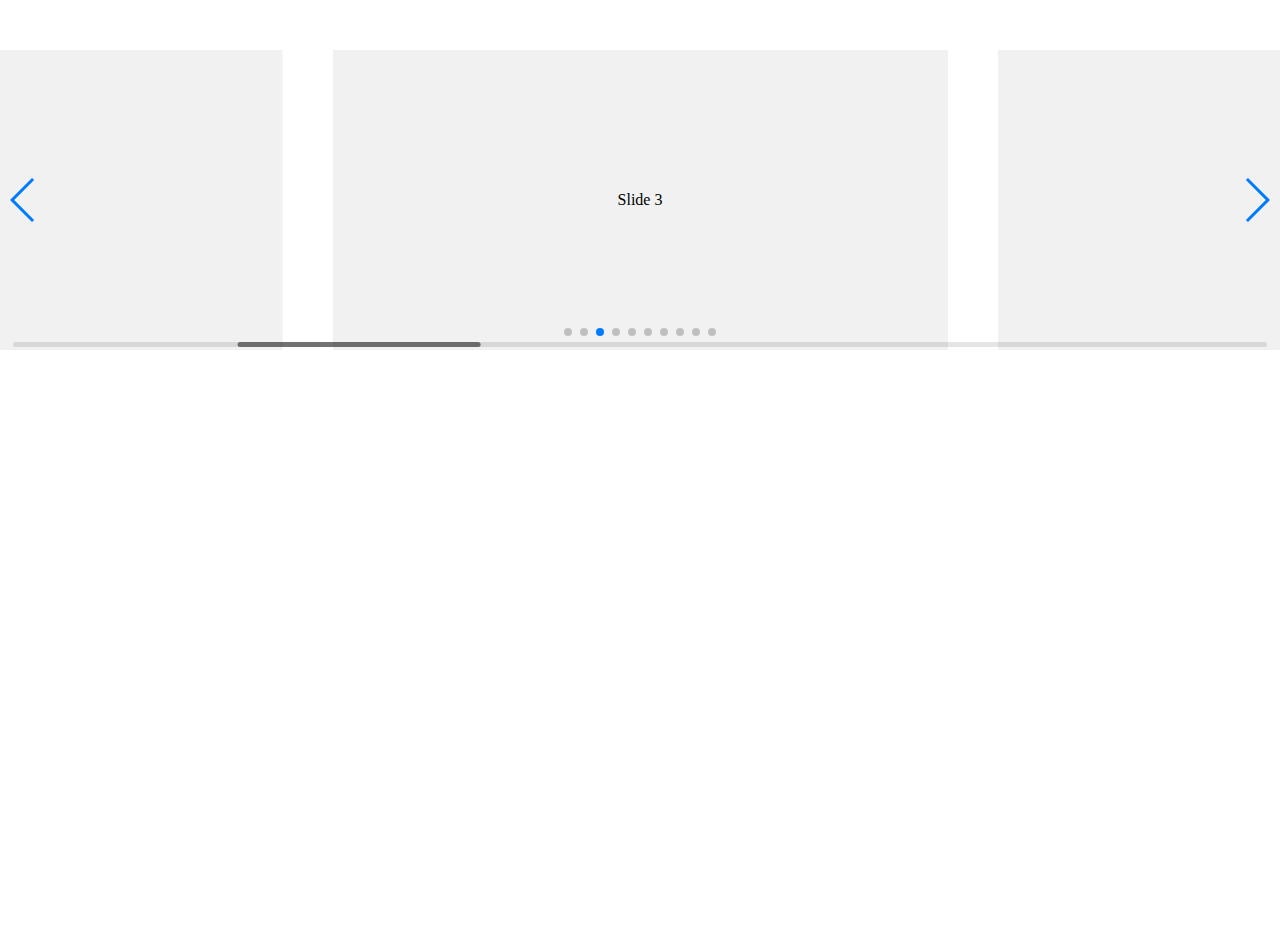
<file: js/swiper-4.3.5/playground/index.html>
<!doctype html>
<html lang="en">
<head>
    <meta charset="UTF-8">
    <title>Swiper Playground</title>
    <link rel="stylesheet" href="../dist/css/swiper.min.css">
    <meta name="viewport" content="width=device-width">
</head>
<body>
    <div class="swiper-container">
        <div class="swiper-scrollbar"></div>
        <div class="swiper-button-prev"></div>
        <div class="swiper-button-next"></div>
        <div class="swiper-wrapper">
            <div class="swiper-slide">Slide 1</div>
            <div class="swiper-slide">Slide 2</div>
            <div class="swiper-slide">Slide 3</div>
            <div class="swiper-slide">Slide 4</div>
            <div class="swiper-slide">Slide 5</div>
            <div class="swiper-slide">Slide 6</div>
            <div class="swiper-slide">Slide 7</div>
            <div class="swiper-slide">Slide 8</div>
            <div class="swiper-slide">Slide 9</div>
            <div class="swiper-slide">Slide 10</div>
        </div>
        <div class="swiper-pagination"></div>
    </div>
    <style>
    body, html {
        padding: 0;
        margin: 0;
        position: relative;
        height: 100%;
    }
    .swiper-container {
        width: 100%;
        height: 300px;
        margin: 50px auto;
    }
    .swiper-slide {
        background: #f1f1f1;
        color:#000;
        text-align: center;
        line-height: 300px;
    }
    </style>
    <script src="../dist/js/swiper.min.js"></script>
    <script>
        var swiper = new Swiper({
            el: '.swiper-container',
            initialSlide: 2,
            spaceBetween: 50,
            slidesPerView: 2,
            centeredSlides: true,
            slideToClickedSlide: true,
            grabCursor: true,
            scrollbar: {
              el: '.swiper-scrollbar',
            },
            mousewheel: {
              enabled: true,
            },
            keyboard: {
              enabled: true,
            },
            pagination: {
              el: '.swiper-pagination',
            },
            navigation: {
              nextEl: '.swiper-button-next',
              prevEl: '.swiper-button-prev',
            },
        });
    </script>
</body>
</html>
</file>
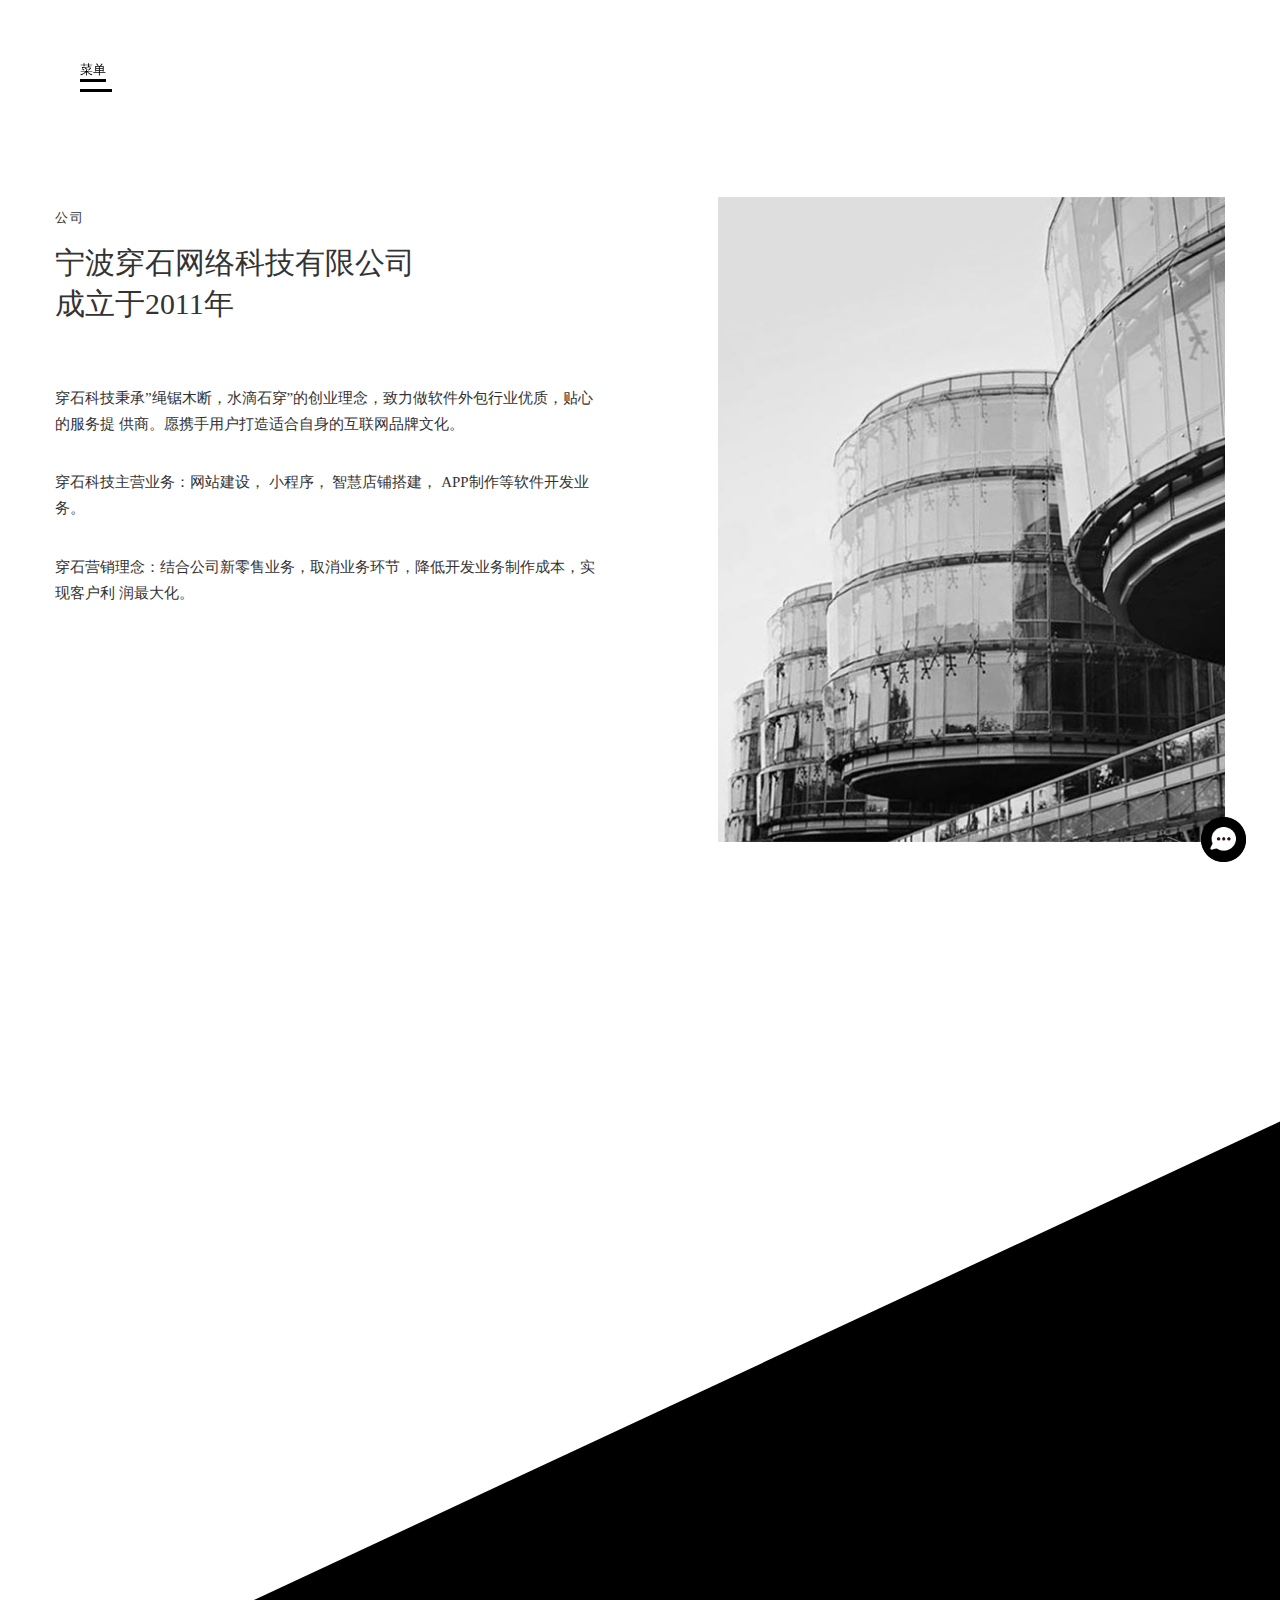
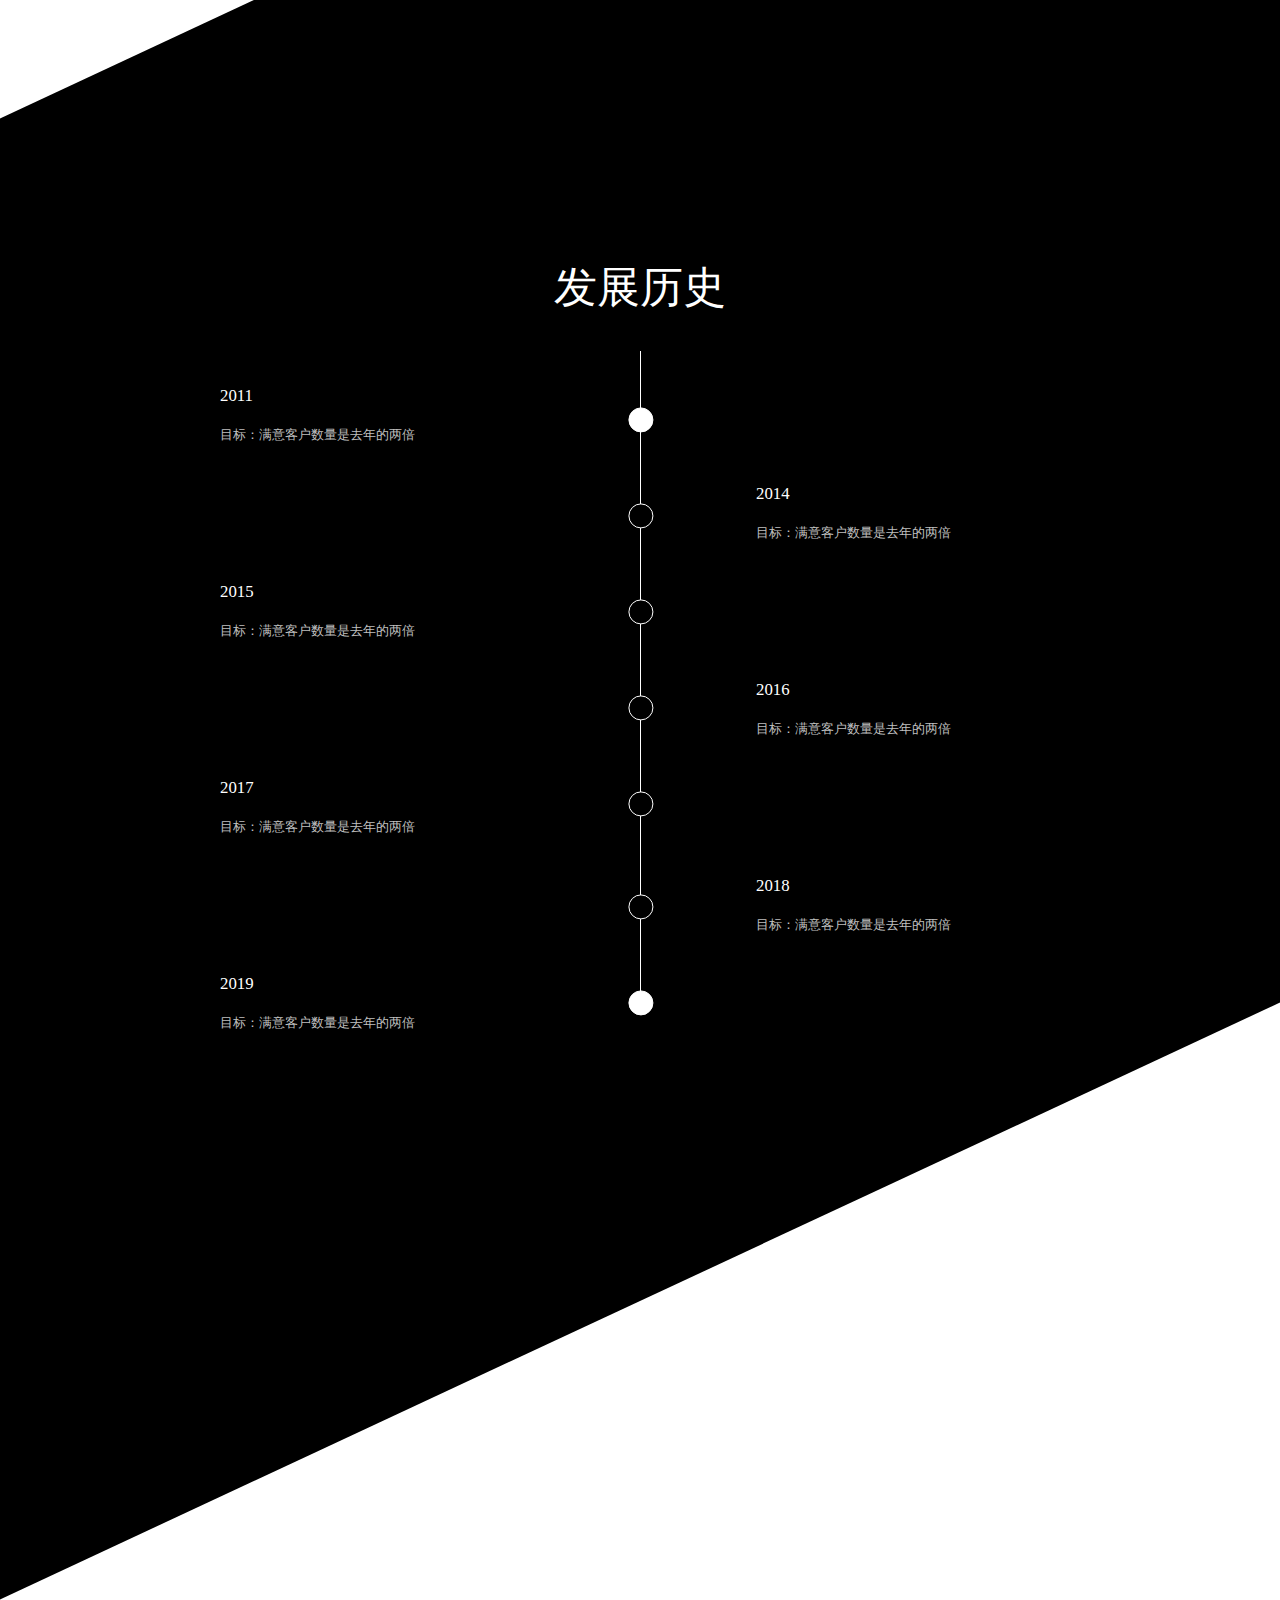
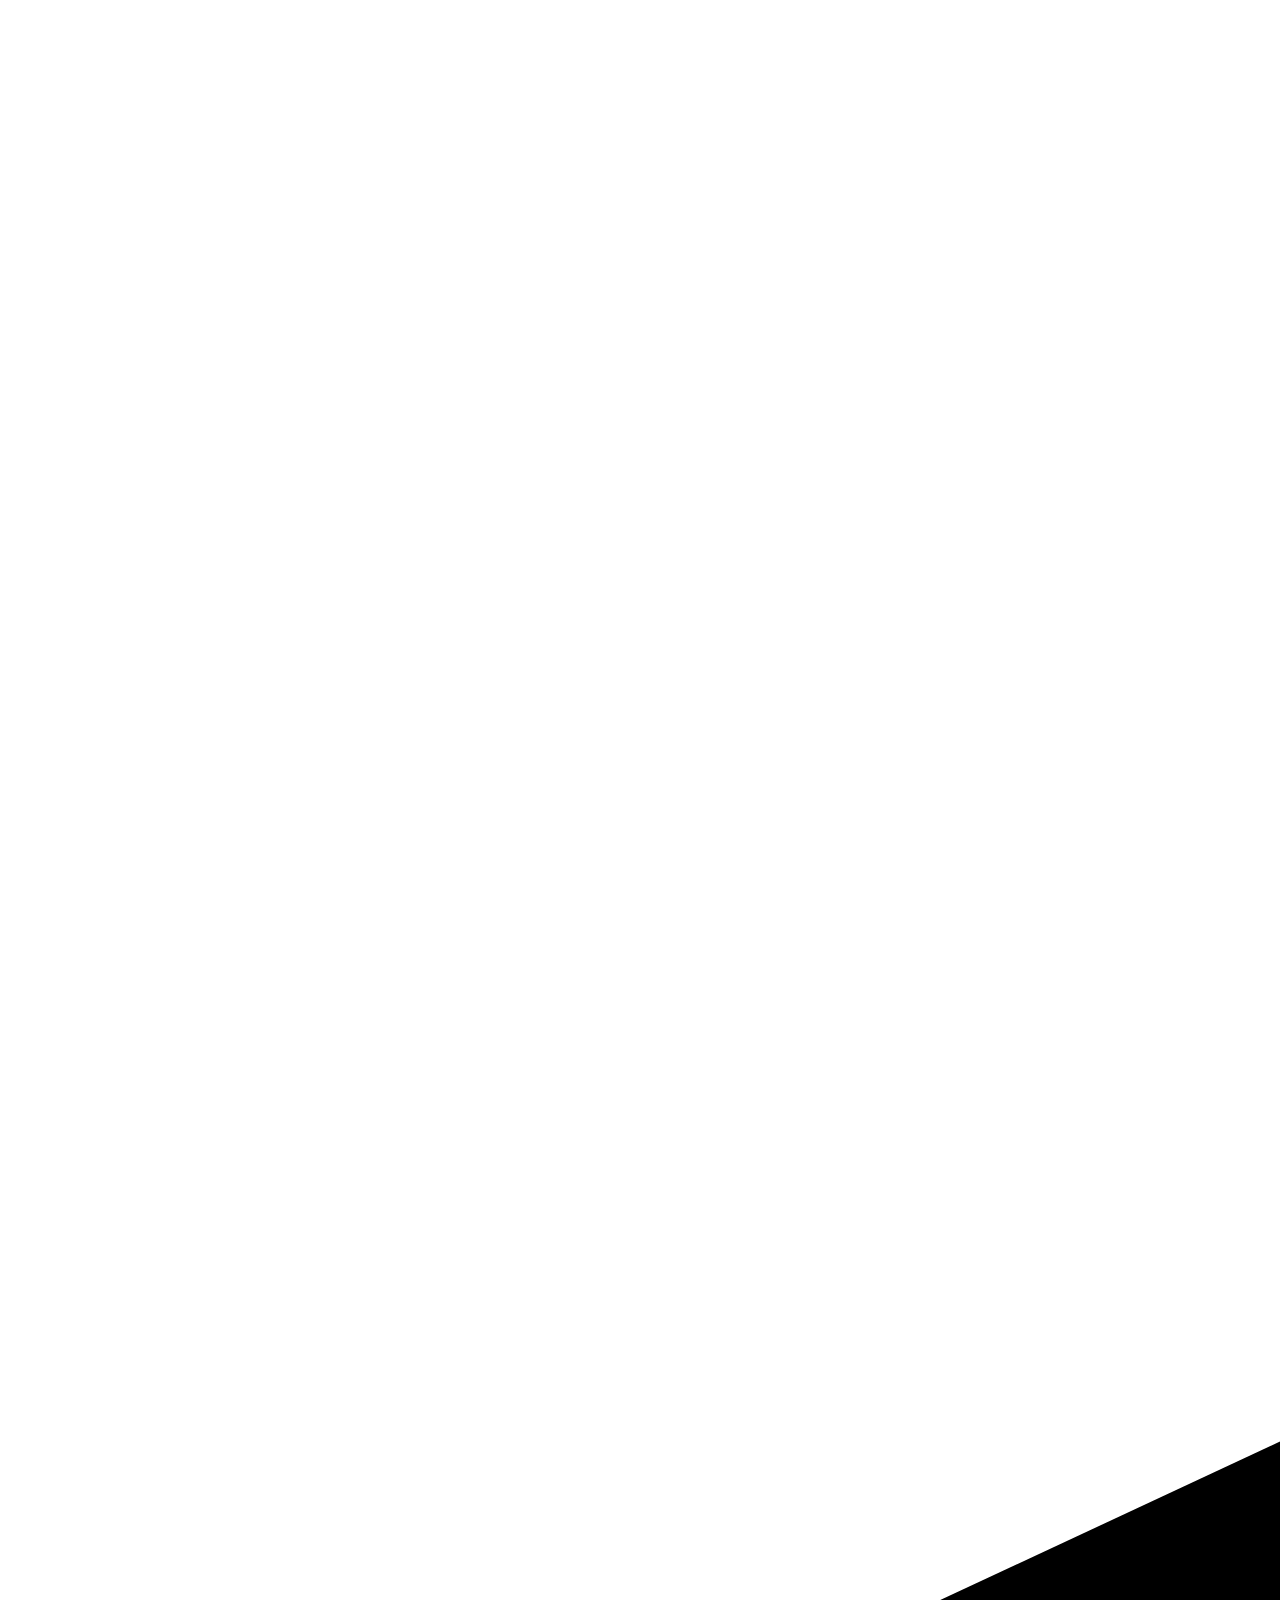
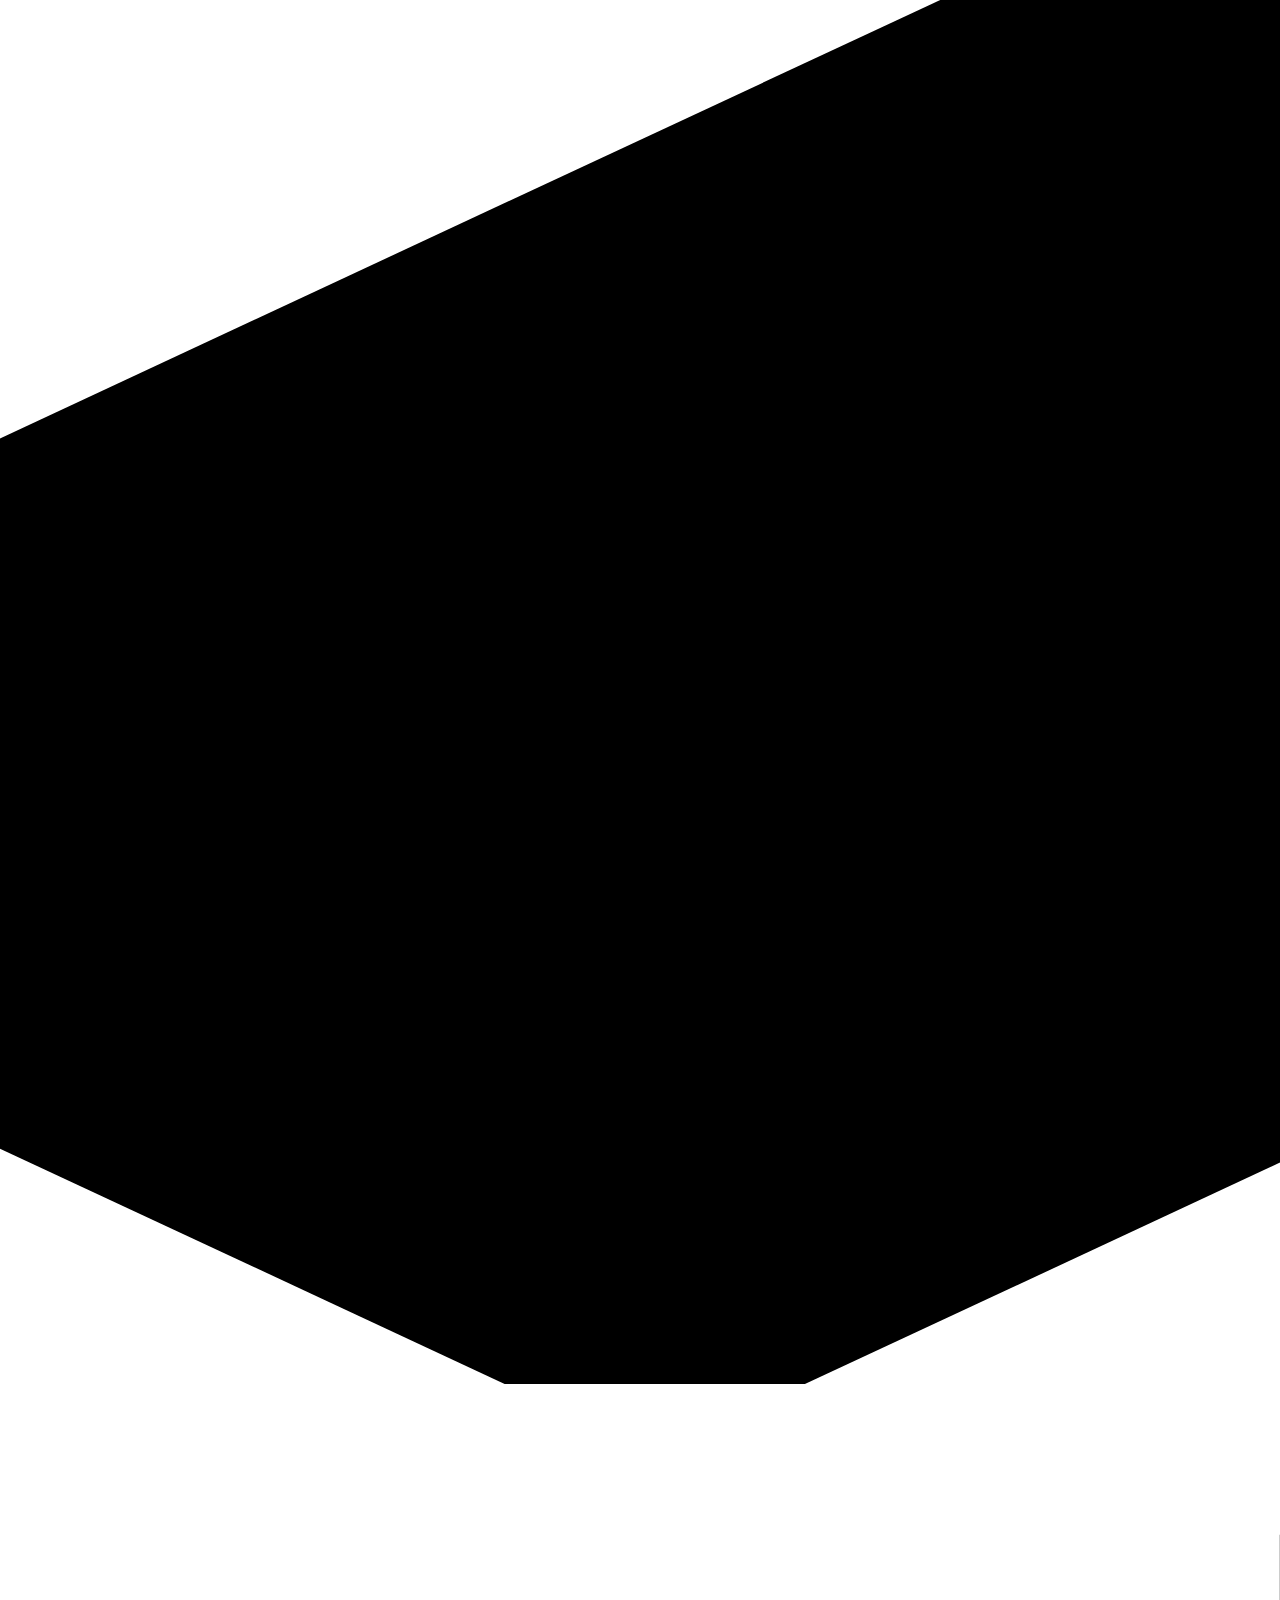
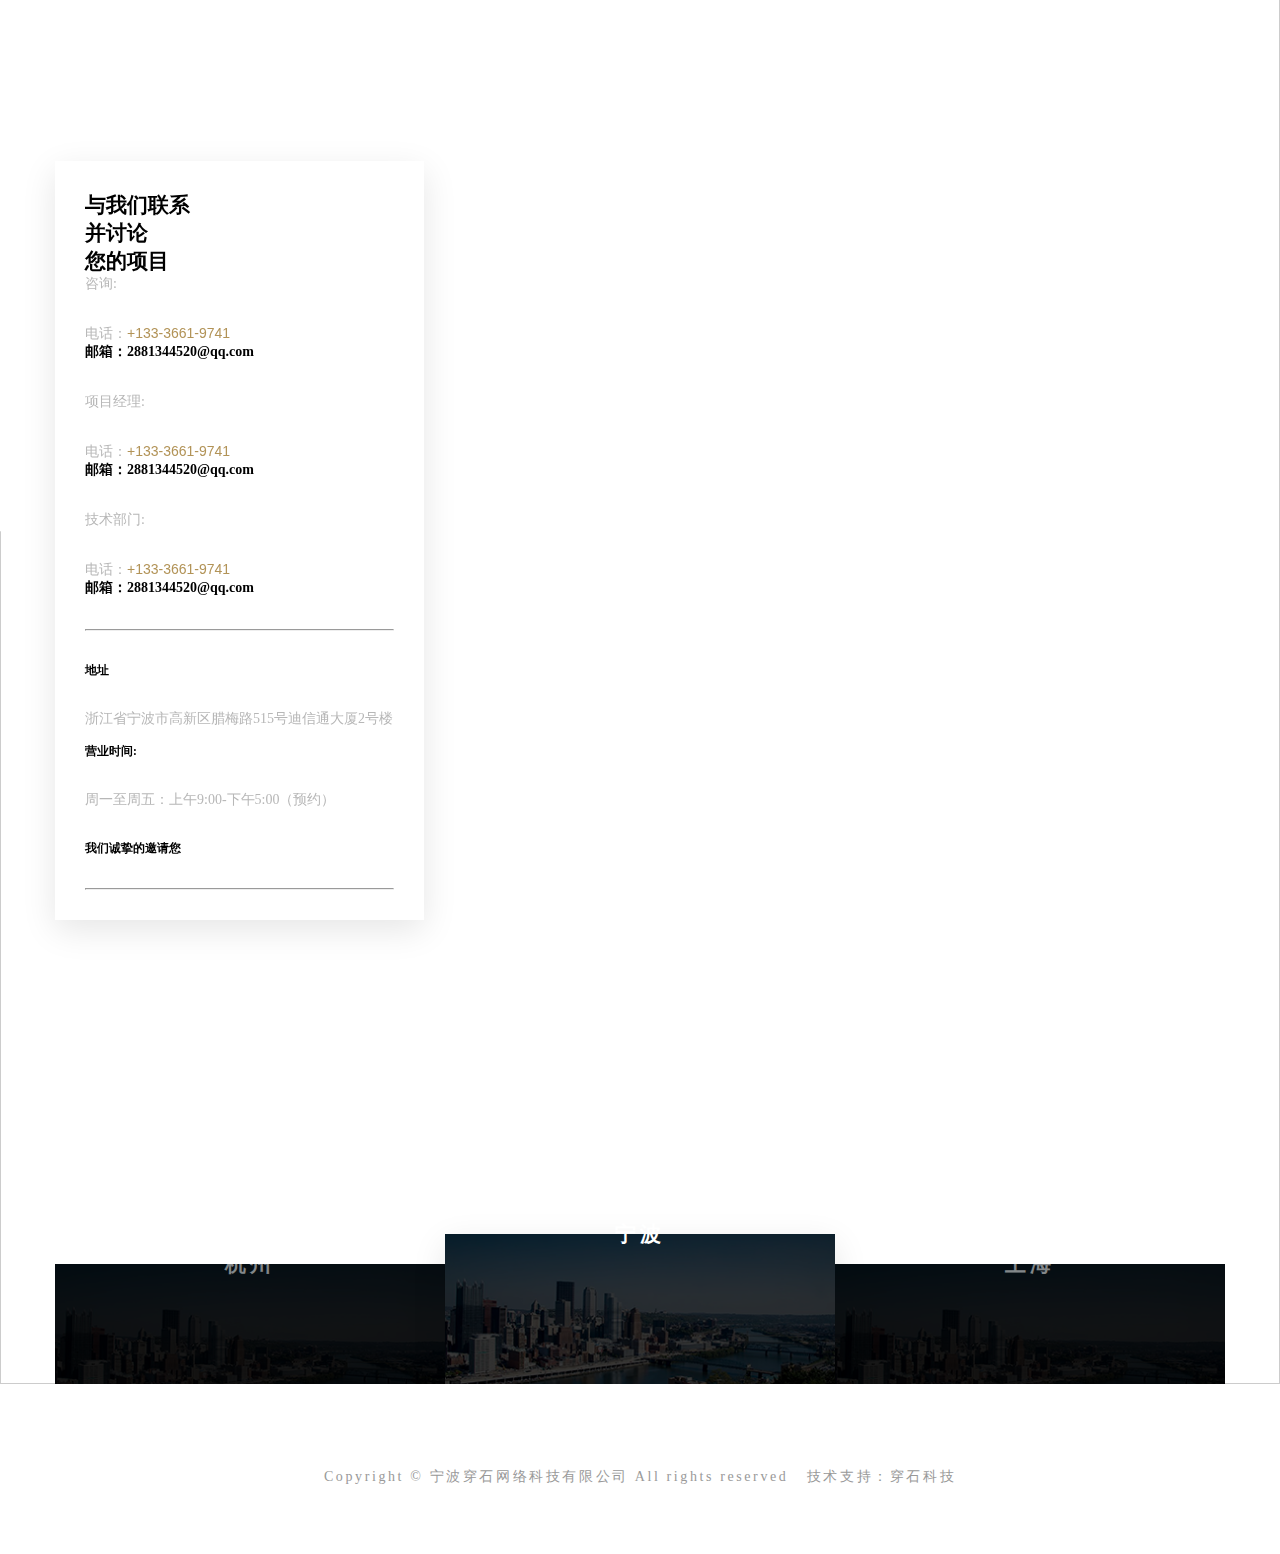
<file: componey.html>
<!DOCTYPE html>
<html lang="en">

<head>
    <meta http-equiv="Content-Type" content="text/html; charset=UTF-8" />
    <meta http-equiv="content-language" content="zh-CN" />
    <meta name="viewport" content="width=device-width,initial-scale=1.0,user-scalable=no" />
    <meta name="apple-mobile-web-app-capable" content="yes" />
    <meta name="apple-mobile-web-app-status-bar-style" content="black" />
    <meta name="format-detection" content="telephone=no" />
    <meta name="Keywords" content="网站设计" />
    <meta name="Description" content="网站设计" />
    <meta name="author" content="" />
    <meta name="renderer" content="webkit">
    <meta http-equiv="X-UA-Compatible" content="IE=Edge,chrome=1">
    <title>网站设计</title>
    <link rel="icon" href="favicon.ico">
    <link rel="stylesheet" href="./css/base.css">
    <link rel="stylesheet" href="./css/componey.css">
    <link rel="stylesheet" href="./css/swiper.css">
    <link rel="stylesheet" href="./css/animate.min.css">
</head>
<style>
    .BMapLabel {
        border: none !important;
    }

    .anchorBL,
    .BMapLabel {
        display: none !important;
    }
</style>

<body>
    <div class="menu loaded">
        <button class="menu-button">
            <p>菜单</p>
            <span></span>
        </button>
    </div>
    <div class="contact-widget">
        <button class="contact-widget__button">
            <img src="./images/contact.png" alt="">
        </button>
        <div id="contact-widget__body">
            <div class="contact-widget__body__details">
                <a class="contact-widget__body__details__detail">
                    <svg width="27" height="27" viewBox="0 0 27 27">
                        <g>
                            <g>
                                <path fill="#6695cc" class="contact-widget__body__details__detail-iconbg"
                                    d="M0 13.5C0 6.044 6.044 0 13.5 0S27 6.044 27 13.5 20.956 27 13.5 27 0 20.956 0 13.5z">
                                </path>
                            </g>
                            <g>
                                <g>
                                    <path fill="#fff"
                                        d="M7.93 11.668c.165.116.66.46 1.489 1.035.828.573 1.462 1.015 1.903 1.325l.308.222c.158.113.288.205.392.276.104.07.23.148.378.236.148.087.287.152.418.195.13.044.252.066.363.066h.015c.11 0 .232-.022.363-.066.13-.043.27-.108.417-.195.148-.088.274-.166.378-.236.104-.07.235-.163.392-.276l.309-.222c.445-.31 1.578-1.097 3.399-2.36a3.45 3.45 0 0 0 .886-.894c.237-.348.356-.714.356-1.096 0-.32-.115-.594-.345-.821a1.123 1.123 0 0 0-.817-.341H7.843c-.373 0-.66.125-.86.377-.202.252-.302.567-.302.944 0 .305.133.636.4.992.265.356.549.635.849.839z">
                                    </path>
                                </g>
                                <g>
                                    <path fill="#fff"
                                        d="M18.97 12.445a150.961 150.961 0 0 0-3.617 2.505c-.276.204-.5.362-.672.476-.172.114-.4.23-.687.349a2.09 2.09 0 0 1-.798.178h-.015a2.09 2.09 0 0 1-.799-.178 4.15 4.15 0 0 1-.686-.349 17.193 17.193 0 0 1-.672-.476c-.654-.479-1.857-1.314-3.61-2.505a3.847 3.847 0 0 1-.733-.632v5.766c0 .32.113.594.341.821.228.228.501.342.82.342h10.692c.32 0 .593-.114.82-.342.228-.227.342-.5.342-.82v-5.767c-.209.232-.45.443-.727.632z">
                                    </path>
                                </g>
                            </g>
                        </g>
                    </svg>
                    <span>2881344520@qq.com</span>
                </a>
                <a class="contact-widget__body__details__detail">
                    <svg xmlns="http://www.w3.org/2000/svg" width="27" height="27" viewBox="0 0 27 27">
                        <g>
                            <g>
                                <path fill="#66cc6a" class="contact-widget__body__details__detail-iconbg"
                                    d="M0 13.5C0 6.044 6.044 0 13.5 0S27 6.044 27 13.5 20.956 27 13.5 27 0 20.956 0 13.5z">
                                </path>
                            </g>
                            <g>
                                <g>
                                    <g>
                                        <path fill="#fff"
                                            d="M19.59 16.963a.56.56 0 0 1-.171.49l-1.632 1.62a.918.918 0 0 1-.288.208 1.19 1.19 0 0 1-.35.11l-.073.006a1.67 1.67 0 0 1-.16.007c-.155 0-.406-.027-.754-.08-.347-.053-.772-.184-1.275-.393-.503-.208-1.074-.521-1.711-.938-.638-.417-1.317-.99-2.036-1.717a13.441 13.441 0 0 1-1.423-1.62 11.536 11.536 0 0 1-.908-1.428 7.696 7.696 0 0 1-.515-1.19 6.311 6.311 0 0 1-.233-.92 3.038 3.038 0 0 1-.05-.607c.009-.147.013-.229.013-.245.016-.115.053-.231.11-.35a.92.92 0 0 1 .209-.288l1.631-1.631a.54.54 0 0 1 .393-.172c.106 0 .2.03.282.092a.853.853 0 0 1 .208.227l1.313 2.49c.073.13.094.274.061.429a.765.765 0 0 1-.208.393l-.601.6a.205.205 0 0 0-.043.08.303.303 0 0 0-.019.092c.033.172.107.368.221.589.098.196.25.435.454.718.204.282.495.607.87.975.369.376.696.668.982.877.286.208.525.361.718.46.192.098.339.157.441.177l.153.031a.292.292 0 0 0 .08-.018.205.205 0 0 0 .08-.043l.699-.712a.751.751 0 0 1 .515-.196.64.64 0 0 1 .331.074h.013l2.367 1.398c.172.106.274.241.306.405z">
                                        </path>
                                    </g>
                                </g>
                            </g>
                        </g>
                    </svg>
                    <span>+133-3661-9741</span>
                </a>
            </div>
            <button class="btn">
                <svg width="18" height="18" version="1.1"
                   viewBox="0 0 18 18">
                    <path d="M1.46777,0.94409c1.01514,0.58618 15.36768,15.36743 15.36768,15.36743" fill-opacity="0"
                        fill="#ffffff" stroke-dashoffset="0" stroke-linejoin="miter" stroke-linecap="round"
                        stroke-opacity="1" stroke="#ffffff" stroke-miterlimit="50" stroke-width="2"></path>
                    <path d="M16.83545,0.94409c-1.01562,0.58618 -15.36768,15.36743 -15.36768,15.36743" fill-opacity="0"
                        fill="#ffffff" stroke-dashoffset="0" stroke-linejoin="miter" stroke-linecap="round"
                        stroke-opacity="1" stroke="#ffffff" stroke-miterlimit="50" stroke-width="2"></path>
                </svg>
            </button>
        </div>
    </div>
    <!-- 菜单 -->
    <section class="newMenu" id="newMenu">
        <div class="menu__corner">
            <img src="./images/caidan/6.png" alt="">
        </div>

        <div class="menu__wrapper">
            <div class="menu__cols">
                <a href="./index.html" class="menu__col"
                    style="background-image: url('./images/caidan/img2.png');background-size:100% 100%">
                    <h2 class="col__heading">
                        首页
                    </h2>
                    <div class="case-image">
                    </div>
                </a>
                <a href="./project.html" class="menu__col" style="background-image: url('./images/caidan/img3.png');">
                    <h2 class="col__heading">
                        案例
                    </h2>
                    <div class="case-image">
                    </div>
                </a>
                <a href="./componey.html" class="menu__col" style="background-image: url('./images/caidan/img1.png');">
                    <h2 class="col__heading">
                        关于我们
                    </h2>
                    <div class="case-image">
                    </div>
                </a>
                <a href="./news.html" class="menu__col" style="background-image: url('./images/caidan/img4.png');">
                    <h2 class="col__heading">
                        新闻资讯
                    </h2>
                    <div class="case-image">
                    </div>
                </a>
                <a href="./contact.html" class="menu__col" style="background-image: url('./images/caidan/img5.png');">
                    <h2 class="col__heading">
                        联系我们
                    </h2>
                    <div class="case-image">
                    </div>
                </a>
            </div>
        </div>

    </section>
    <div class="wrapper">
        <section class="about-company">
            <div class="container">
                <div class="pt1 aniview" style="display:flex;justify-content: space-between;flex-wrap: wrap;
                -webkit-box-pack: justify;" av-animation="fadeInUp">
                    <div class="about-company__text">
                        <h4>公司</h4>
                        <h3>宁波穿石网络科技有限公司<br>成立于2011年</h3>
                        <p>穿石科技秉承”绳锯木断，水滴石穿”的创业理念，致力做软件外包行业优质，贴心的服务提
                            供商。愿携手用户打造适合自身的互联网品牌文化。</p><br><br>
                        <p>穿石科技主营业务：网站建设， 小程序， 智慧店铺搭建， APP制作等软件开发业务。</p><br><br>
                        <p>穿石营销理念：结合公司新零售业务，取消业务环节，降低开发业务制作成本，实现客户利
                            润最大化。</p>
                    </div>
                    <div class="about-company__right">
                        <img src="./images/componey/4.png" alt="">
                    </div>
                </div>
                <div class="pt2 aniview" style="display:flex;justify-content: space-between;flex-wrap: wrap;
                -webkit-box-pack: justify;" av-animation="fadeInUp">
                    <div class="about-company__small">
                        <div class="about-company__decobox"></div>
                    </div>
                    <div class="about-company__third">
                        <div class="about-company__video">
                            <video src="" poster="./images/componey/1.png"></video>
                            <div class="play-btn">
                                <img src="./images/play.png" alt="">
                            </div>
                        </div>
                    </div>
                    <div class="about-company__right">
                        <div class="about-company__heading">
                            <h3>是时候让我们帮您提升品牌形象了</h3>
                        </div>
                    </div>
                </div>
                <div class="about-company__small showup">
                    <a href="./index.html">
                        <div class="about-company__logo">
                            <img src="./images/componey/logo_2x.png" alt="">
                        </div>
                    </a>
                </div>
                <div class="about-company__third showup">
                    <div class="about-company__box">
                        <p>穿石科技秉承”绳锯木断，水滴石穿”的创业理念，致力做软件外包行业优质，贴心的服务提
                            供商。愿携手用户打造适合自身的互联网品牌文化。</p>
                        <p>穿石科技主营业务：网站建设， 小程序， 智慧店铺搭建， APP制作等软件开发业务。</p>
                        <p>穿石营销理念：结合公司新零售业务，取消业务环节，降低开发业务制作成本，实现客户利
                            润最大化。</p>
                        <hr>
                    </div>
                </div>
                <div class="about-company__right showup">
                    <img src="./images/componey/3.png" alt="">
                </div>
            </div>
        </section>
        <section class="history">
            <h3>发展历史</h3>

            <div class="timeline">
                <div class="timeline__item">
                    <div class="timeline__item__inner">
                        <div class="left">
                            <h4>2011</h4>
                            <ul>
                                <li>
                                    目标：满意客户数量是去年的两倍
                                </li>
                            </ul>
                        </div>
                    </div>
                    <div class="circle circle-left circle1"></div>
                </div>
                <div class="timeline__item">
                    <div class="timeline__item__inner">
                        <div class="right">
                            <h4>2014</h4>
                            <ul>
                                <li>
                                    目标：满意客户数量是去年的两倍
                                </li>
                            </ul>
                        </div>
                    </div>
                    <div class="circle circle-right circle2"></div>
                </div>
                <div class="timeline__item">
                    <div class="timeline__item__inner">
                        <div class="left">
                            <h4>2015</h4>
                            <ul>
                                <li>
                                    目标：满意客户数量是去年的两倍
                                </li>

                            </ul>
                        </div>
                    </div>
                    <div class="circle circle-left circle3"></div>
                </div>
                <div class="timeline__item">
                    <div class="timeline__item__inner">
                        <div class="right">
                            <h4>2016</h4>
                            <ul>
                                <li>
                                    目标：满意客户数量是去年的两倍
                                </li>

                            </ul>
                        </div>
                    </div>
                    <div class="circle circle-right circle4"></div>
                </div>
                <div class="timeline__item">
                    <div class="timeline__item__inner">
                        <div class="left">
                            <h4>2017</h4>
                            <ul>
                                <li>
                                    目标：满意客户数量是去年的两倍
                                </li>
                            </ul>
                        </div>
                    </div>
                    <div class="circle circle-left circle5"></div>
                </div>
                <div class="timeline__item">
                    <div class="timeline__item__inner">
                        <div class="right">
                            <h4>2018</h4>
                            <ul>
                                <li>
                                    目标：满意客户数量是去年的两倍
                                </li>
                            </ul>
                        </div>
                    </div>
                    <div class="circle circle-right circle6"></div>
                </div>
                <div class="timeline__item">
                    <div class="timeline__item__inner">
                        <div class="left">
                            <h4>2019</h4>
                            <ul>
                                <li>
                                    目标：满意客户数量是去年的两倍
                                </li>
                            </ul>
                        </div>
                    </div>
                    <div class="circle circle-left circle7"></div>
                </div>
            </div>
        </section>
        <div class="container">
            <section class="our-team aniview" av-animation="fadeIn">
                <div class="our-team__title">
                    <div class="our-team__title__small">我们的团队</div>
                </div>

                <div class="our-team__category">
                    <div class="our-team__category__title">管理者</div>
                    <div class="person">
                        <div class="person__image">
                            <img src="./images/componey/5.png" alt="" class="person__image__before">
                        </div>

                        <div class="person__name">吴一凡</div>
                        <div class="person__title">CEO</div>

                        <div class="person__description">
                            网站样式的创建者和所有者。始终如一的执行关于公司向世界扩展的假设。在业余时间，他去滑雪，花时间在户外。
                        </div>
                    </div>
                    <div class="person">
                        <div class="person__image">
                            <img src="./images/componey/5.png" alt="" class="person__image__before">
                        </div>

                        <div class="person__name">吴一凡</div>
                        <div class="person__title">CEO</div>

                        <div class="person__description">
                            网站样式的创建者和所有者。始终如一的执行关于公司向世界扩展的假设。在业余时间，他去滑雪，花时间在户外。
                        </div>
                    </div>
                    <div class="person">
                        <div class="person__image">
                            <img src="./images/componey/5.png" alt="" class="person__image__before">
                        </div>

                        <div class="person__name">吴一凡</div>
                        <div class="person__title">CEO</div>

                        <div class="person__description">
                            网站样式的创建者和所有者。始终如一的执行关于公司向世界扩展的假设。在业余时间，他去滑雪，花时间在户外。
                        </div>
                    </div>
                </div>
                <div class="our-team__category">
                    <div class="person">
                        <div class="person__image">
                            <img src="./images/componey/5.png" alt="" class="person__image__before">
                        </div>

                        <div class="person__name">吴一凡</div>
                        <div class="person__title">CEO</div>

                        <div class="person__description">
                            网站样式的创建者和所有者。始终如一的执行关于公司向世界扩展的假设。在业余时间，他去滑雪，花时间在户外。
                        </div>
                    </div>
                    <div class="person">
                        <div class="person__image">
                            <img src="./images/componey/5.png" alt="" class="person__image__before">
                        </div>

                        <div class="person__name">吴一凡</div>
                        <div class="person__title">CEO</div>

                        <div class="person__description">
                            网站样式的创建者和所有者。始终如一的执行关于公司向世界扩展的假设。在业余时间，他去滑雪，花时间在户外。
                        </div>
                    </div>
                    <div class="person">
                        <div class="person__image">
                            <img src="./images/componey/5.png" alt="" class="person__image__before">
                        </div>

                        <div class="person__name">吴一凡</div>
                        <div class="person__title">CEO</div>

                        <div class="person__description">
                            网站样式的创建者和所有者。始终如一的执行关于公司向世界扩展的假设。在业余时间，他去滑雪，花时间在户外。
                        </div>
                    </div>
                    <div class="person">
                        <div class="person__image">
                            <img src="./images/componey/5.png" alt="" class="person__image__before">
                        </div>

                        <div class="person__name">吴一凡</div>
                        <div class="person__title">CEO</div>

                        <div class="person__description">
                            网站样式的创建者和所有者。始终如一的执行关于公司向世界扩展的假设。在业余时间，他去滑雪，花时间在户外。
                        </div>
                    </div>
                    <div class="person">
                        <div class="person__image">
                            <img src="./images/componey/5.png" alt="" class="person__image__before">
                        </div>

                        <div class="person__name">吴一凡</div>
                        <div class="person__title">CEO</div>

                        <div class="person__description">
                            网站样式的创建者和所有者。始终如一的执行关于公司向世界扩展的假设。在业余时间，他去滑雪，花时间在户外。
                        </div>
                    </div>
                    <div class="person">
                        <div class="person__image">
                            <img src="./images/componey/5.png" alt="" class="person__image__before">
                        </div>

                        <div class="person__name">吴一凡</div>
                        <div class="person__title">CEO</div>

                        <div class="person__description">
                            网站样式的创建者和所有者。始终如一的执行关于公司向世界扩展的假设。在业余时间，他去滑雪，花时间在户外。
                        </div>
                    </div>
                </div>
            </section>
        </div>
        <section class="partners">
            <div class="container aniview" av-animation="fadeIn">
                <div class="partners__text">
                    <div class="partners__text__title">我们的客户</div>
                    <p>
                        本公司的成就包括在一年中实施的100多个项目，以及稳定的客户流，这些客户多年来一直与该机构合作
                    </p>
                </div>

                <div class="partners__images">
                    <div class="partners__images__image">
                        <a href='javascript:void(0)'><img src="./images/componey/logo-1.png" alt=""></a>
                    </div>
                    <div class="partners__images__image">
                        <a href='javascript:void(0)'><img src="./images/componey/logo-1.png" alt=""></a>
                    </div>
                    <div class="partners__images__image">
                        <a href='javascript:void(0)'><img src="./images/componey/logo-1.png" alt=""></a>
                    </div>
                    <div class="partners__images__image">
                        <a href='javascript:void(0)'><img src="./images/componey/logo-1.png" alt=""></a>
                    </div>
                    <div class="partners__images__image">
                        <a href='javascript:void(0)'><img src="./images/componey/logo-1.png" alt=""></a>
                    </div>
                    <div class="partners__images__image">
                        <a href='javascript:void(0)'><img src="./images/componey/logo-1.png" alt=""></a>
                    </div>
                    <div class="partners__images__image">
                        <a href='javascript:void(0)'><img src="./images/componey/logo-1.png" alt=""></a>
                    </div>
                    <div class="partners__images__image">
                        <a href='javascript:void(0)'><img src="./images/componey/logo-1.png" alt=""></a>
                    </div>
                    <div class="partners__images__image">
                        <a href='javascript:void(0)'><img src="./images/componey/logo-1.png" alt=""></a>
                    </div>
                    <div class="partners__images__image">
                        <a href='javascript:void(0)'><img src="./images/componey/logo-1.png" alt=""></a>
                    </div>
                    <div class="partners__images__image">
                        <a href='javascript:void(0)'><img src="./images/componey/logo-1.png" alt=""></a>
                    </div>
                    <div class="partners__images__image">
                        <a href='javascript:void(0)'><img src="./images/componey/logo-1.png" alt=""></a>
                    </div>
                    <div class="partners__images__image">
                        <a href='javascript:void(0)'><img src="./images/componey/logo-1.png" alt=""></a>
                    </div>
                    <div class="partners__images__image">
                        <a href='javascript:void(0)'><img src="./images/componey/logo-1.png" alt=""></a>
                    </div>
                    <div class="partners__images__image">
                        <a href='javascript:void(0)'><img src="./images/componey/logo-1.png" alt=""></a>
                    </div>
                </div>
            </div>
        </section>
        <!-- <div class="center"></div> -->
        <div class="references">
            <div class="container">

                <div class="contact-window contact-window1 active">
                    <div class="contact-window--gdynia">
                        <h2><strong>与我们联系<br> 并讨论<br>您的项目</strong></h2>
                        <p class="address">咨询:</p><br><br>
                        <p class="phone" style="font-family: sans-serif;">电话：<em>+133-3661-9741</em>
                        </p>
                        <div class="mail" href=><strong>邮箱：2881344520@qq.com</strong></div><br><br>
                        <p class="address">项目经理:</p><br><br>
                        <p class="phone" style="font-family: sans-serif;">电话：<em>+133-3661-9741</em>
                        </p>
                        <div class="mail" href=><strong>邮箱：2881344520@qq.com</strong></div><br><br>
                        <p class="address">技术部门:</p><br><br>
                        <p class="phone" style="font-family: sans-serif;">电话：<em>+133-3661-9741</em>
                        </p>
                        <div class="mail" href=><strong>邮箱：2881344520@qq.com</strong></div><br><br>
                        <hr><br><br>
                        <h5><strong>地址</strong></h5><br><br>
                        <p class="address">
                            浙江省宁波市高新区腊梅路515号迪信通大厦2号楼<br><br>
                        </p>
                        <h5><strong>营业时间:</strong></h5><br><br>
                        <p class="address">
                            周一至周五：上午9:00-下午5:00（预约）
                        </p><br><br>
                        <h5><strong>我们诚挚的邀请您</strong></h5><br><br>
                        <hr>
                    </div>
                </div>
                <div class="contact-window contact-window2">
                    <div class="contact-window--gdynia">
                        <h2><strong>与我们联系<br> 并讨论<br>您的项目</strong></h2>
                        <p class="address">咨询:</p><br><br>
                        <p class="phone" style="font-family: sans-serif;">电话：<em>+133-3661-9741</em>
                        </p>
                        <div class="mail" href=><strong>邮箱：2881344520@qq.com</strong></div><br><br>
                        <p class="address">项目经理:</p><br><br>
                        <p class="phone" style="font-family: sans-serif;">电话：<em>+133-3661-9741</em>
                        </p>
                        <div class="mail" href=><strong>邮箱：2881344520@qq.com</strong></div><br><br>
                        <p class="address">技术部门:</p><br><br>
                        <p class="phone" style="font-family: sans-serif;">电话：<em>+133-3661-9741</em>
                        </p>
                        <div class="mail" href=><strong>邮箱：2881344520@qq.com</strong></div><br><br>
                        <hr><br><br>
                        <h5><strong>地址</strong></h5><br><br>
                        <p class="address">
                            上海<br><br>
                        </p>
                        <h5><strong>营业时间:</strong></h5><br><br>
                        <p class="address">
                            周一至周五：上午9:00-下午5:00（预约）
                        </p><br><br>
                        <h5><strong>我们诚挚的邀请您</strong></h5><br><br>
                        <hr>
                    </div>
                </div>
                <div class="contact-window contact-window3">
                    <div class="contact-window--gdynia">
                        <h2><strong>与我们联系<br> 并讨论<br>您的项目</strong></h2>
                        <p class="address">咨询:</p><br><br>
                        <p class="phone" style="font-family: sans-serif;">电话：<em>+133-3661-9741</em>
                        </p>
                        <div class="mail" href=><strong>邮箱：2881344520@qq.com</strong></div><br><br>
                        <p class="address">项目经理:</p><br><br>
                        <p class="phone" style="font-family: sans-serif;">电话：<em>+133-3661-9741</em>
                        </p>
                        <div class="mail" href=><strong>邮箱：2881344520@qq.com</strong></div><br><br>
                        <p class="address">技术部门:</p><br><br>
                        <p class="phone" style="font-family: sans-serif;">电话：<em>+133-3661-9741</em>
                        </p>
                        <div class="mail" href=><strong>邮箱：2881344520@qq.com</strong></div><br><br>
                        <hr><br><br>
                        <h5><strong>地址</strong></h5><br><br>
                        <p class="address">
                            杭州<br><br>
                        </p>
                        <h5><strong>营业时间:</strong></h5><br><br>
                        <p class="address">
                            周一至周五：上午9:00-下午5:00（预约）
                        </p><br><br>
                        <h5><strong>我们诚挚的邀请您</strong></h5><br><br>
                        <hr>
                    </div>
                </div>
            </div>
        </div>
        <div id="map-holder">
            <div style="width:100%;height:1600px;border:#ccc solid 1px;" id="ningbo" class="city active">
            </div>
            <div style="width:100%;height:1600px;border:#ccc solid 1px;" id="hangzhou" class="city">
            </div>
            <div style="width:100%;height:1600px;border:#ccc solid 1px;" id="shanghai" class="city">
            </div>
            <div class="container">
                <ul class="change-location">
                    <li><a href="javascript:void(0)" class="poz"><span>杭州</span></a></li>
                    <li><a href="javascript:void(0)" class="active gdy"><span>宁波</span></a></li>
                    <li><a href="javascript:void(0)" class="wwa"><span>上海</span></a></li>
                </ul>
            </div>
        </div>
        <script type="text/javascript" src="http://api.map.baidu.com/api?key=&v=1.1&services=true"></script>
        <script>
            //创建和初始化地图函数：
            function initMap() {
                createMap();//创建地图
                setMapEvent();//设置地图事件
                addMapControl();//向地图添加控件
                addMarker();//向地图中添加marker
            }

            //创建地图函数：
            function createMap() {
                var map = new BMap.Map("ningbo");//在百度地图容器中创建一个地图
                var point = new BMap.Point(121.684024, 29.689518);//定义一个中心点坐标
                map.centerAndZoom(point, 11);//设定地图的中心点和坐标并将地图显示在地图容器中
                window.map = map;//将map变量存储在全局
            }

            //地图事件设置函数：
            function setMapEvent() {
                map.enableDragging();//启用地图拖拽事件，默认启用(可不写)
                map.enableScrollWheelZoom();//启用地图滚轮放大缩小
                map.enableDoubleClickZoom();//启用鼠标双击放大，默认启用(可不写)
                map.enableKeyboard();//启用键盘上下左右键移动地图
            }

            //地图控件添加函数：
            function addMapControl() {
            }

            //标注点数组
            var markerArr = [{ title: "我的标记", content: "我的备注", point: "121.885244|29.714114", isOpen: 0, icon: { w: 100, h: 100, l: 0, t: 0, x: 6, lb: 5 } }
            ];
            //创建marker
            function addMarker() {
                for (var i = 0; i < markerArr.length; i++) {
                    var json = markerArr[i];
                    var p0 = json.point.split("|")[0];
                    var p1 = json.point.split("|")[1];
                    var point = new BMap.Point(p0, p1);
                    var iconImg = createIcon(json.icon);
                    // var iconImg = new BMap.Icon("../images/componey/logo_1.png");
                    var marker = new BMap.Marker(point, { icon: iconImg });
                    var iw = createInfoWindow(i);
                    var label = new BMap.Label(json.title, { "offset": new BMap.Size(json.icon.lb - json.icon.x + 10, -20) });
                    marker.setLabel(label);
                    map.addOverlay(marker);
                    label.setStyle({
                        borderColor: "#808080",
                        color: "#333",
                        cursor: "pointer"
                    });

                    (function () {
                        var index = i;
                        var _iw = createInfoWindow(i);
                        var _marker = marker;
                        _marker.addEventListener("click", function () {
                            this.openInfoWindow(_iw);
                        });
                        _iw.addEventListener("open", function () {
                            _marker.getLabel().hide();
                        })
                        _iw.addEventListener("close", function () {
                            _marker.getLabel().show();
                        })
                        label.addEventListener("click", function () {
                            _marker.openInfoWindow(_iw);
                        })
                        if (!!json.isOpen) {
                            label.hide();
                            _marker.openInfoWindow(_iw);
                        }
                    })()
                }
            }
            //创建InfoWindow
            function createInfoWindow(i) {
                var json = markerArr[i];
                var iw = new BMap.InfoWindow("<b class='iw_poi_title' title='" + json.title + "'>" + json.title + "</b><div class='iw_poi_content'>" + json.content + "</div>");
                return iw;
            }
            //创建一个Icon
            function createIcon(json) {
                var icon = new BMap.Icon("./images/logo.png", new BMap.Size(json.w, json.h), { imageOffset: new BMap.Size(-json.l, -json.t), infoWindowOffset: new BMap.Size(json.lb + 5, 1), offset: new BMap.Size(json.x, json.h) })
                return icon;
            }
            initMap();//创建和初始化地图

            //创建和初始化地图函数：
            function initMap2() {
                createMap2();//创建地图
                setMapEvent2();//设置地图事件
                addMapControl2();//向地图添加控件
                addMarker2();//向地图中添加marker
            }
            //创建地图函数：
            function createMap2() {
                var map2 = new BMap.Map("hangzhou");//在百度地图容器中创建一个地图
                var point2 = new BMap.Point(119.493704, 31.14687);//定义一个中心点坐标
                map2.centerAndZoom(point2, 11);//设定地图的中心点和坐标并将地图显示在地图容器中
                window.map = map2;//将map变量存储在全局
            }

            //地图事件设置函数：
            function setMapEvent2() {
                map.enableDragging();//启用地图拖拽事件，默认启用(可不写)
                map.enableScrollWheelZoom();//启用地图滚轮放大缩小
                map.enableDoubleClickZoom();//启用鼠标双击放大，默认启用(可不写)
                map.enableKeyboard();//启用键盘上下左右键移动地图
            }

            //地图控件添加函数：
            function addMapControl2() {
            }

            //标注点数组
            var markerArr2 = [{ title: "我的标记", content: "我的备注", point2: "120.306059|30.196663", isOpen: 0, icon: { w: 100, h: 100, l: 0, t: 0, x: 6, lb: 5 } }
            ];
            //创建marker
            function addMarker2() {
                for (var i = 0; i < markerArr2.length; i++) {
                    var json2 = markerArr2[i];
                    var p3 = json2.point2.split("|")[0];
                    var p4 = json2.point2.split("|")[1];
                    var point2 = new BMap.Point(p3, p4);
                    var iconImg2 = createIcon(json2.icon);
                    // var iconImg = new BMap.Icon("../images/componey/logo_1.png");
                    var marker2 = new BMap.Marker(point2, { icon: iconImg2 });
                    var iw2 = createInfoWindow(i);
                    var label2 = new BMap.Label(json2.title, { "offset": new BMap.Size(json2.icon.lb - json2.icon.x + 10, -20) });
                    marker2.setLabel(label2);
                    map.addOverlay(marker2);
                    label2.setStyle({
                        borderColor: "#808080",
                        color: "#333",
                        cursor: "pointer"
                    });

                    (function () {
                        var index = i;
                        var _iw = createInfoWindow(i);
                        var _marker2 = marker2;
                        _marker2.addEventListener("click", function () {
                            this.openInfoWindow(_iw);
                        });
                        _iw.addEventListener("open", function () {
                            _marker2.getLabel().hide();
                        })
                        _iw.addEventListener("close", function () {
                            _marker2.getLabel().show();
                        })
                        label2.addEventListener("click", function () {
                            _marker2.openInfoWindow(_iw);
                        })
                        if (!!json2.isOpen) {
                            label2.hide();
                            _marker2.openInfoWindow(_iw);
                        }
                    })()
                }
            }
            //创建InfoWindow
            function createInfoWindow2(i) {
                var json2 = markerArr2[i];
                var createInfoWindow2 = new BMap.InfoWindow("<b class='iw_poi_title' title='" + json.title + "'>" + json.title + "</b><div class='iw_poi_content'>" + json.content + "</div>");
                return iw2;
            }
            //创建一个Icon
            function createIcon(json) {
                var icon = new BMap.Icon("./images/logo.png", new BMap.Size(json.w, json.h), { imageOffset: new BMap.Size(-json.l, -json.t), infoWindowOffset: new BMap.Size(json.lb + 5, 1), offset: new BMap.Size(json.x, json.h) })
                return icon;
            }

            initMap2();//创建和初始化地图



            //创建和初始化地图函数：
            function initMap3() {
                createMap3();//创建地图
                setMapEvent3();//设置地图事件
                addMapControl3();//向地图添加控件
                addMarker3();//向地图中添加marker
            }
            //创建地图函数：
            function createMap3() {
                var map3 = new BMap.Map("shanghai");//在百度地图容器中创建一个地图
                var point3 = new BMap.Point(120.896426, 31.941176);//定义一个中心点坐标
                map3.centerAndZoom(point3, 11);//设定地图的中心点和坐标并将地图显示在地图容器中
                window.map = map3;//将map变量存储在全局
            }

            //地图事件设置函数：
            function setMapEvent3() {
                map.enableDragging();//启用地图拖拽事件，默认启用(可不写)
                map.enableScrollWheelZoom();//启用地图滚轮放大缩小
                map.enableDoubleClickZoom();//启用鼠标双击放大，默认启用(可不写)
                map.enableKeyboard();//启用键盘上下左右键移动地图
            }

            //地图控件添加函数：
            function addMapControl3() {
            }

            //标注点数组
            var markerArr3 = [{ title: "我的标记", content: "我的备注", point3: "121.587187|31.223083", isOpen: 0, icon: { w: 100, h: 100, l: 0, t: 0, x: 6, lb: 5 } }
            ];
            //创建marker
            function addMarker3() {
                for (var i = 0; i < markerArr3.length; i++) {
                    var json3 = markerArr3[i];
                    var p3 = json3.point3.split("|")[0];
                    var p4 = json3.point3.split("|")[1];
                    var point3 = new BMap.Point(p3, p4);
                    var iconImg3 = createIcon(json3.icon);
                    // var iconImg = new BMap.Icon("../images/componey/logo_1.png");
                    var marker3 = new BMap.Marker(point3, { icon: iconImg3 });
                    var iw3 = createInfoWindow(i);
                    var label3 = new BMap.Label(json3.title, { "offset": new BMap.Size(json3.icon.lb - json3.icon.x + 10, -20) });
                    marker3.setLabel(label3);
                    map.addOverlay(marker3);
                    label3.setStyle({
                        borderColor: "#808080",
                        color: "#333",
                        cursor: "pointer"
                    });

                    (function () {
                        var index = i;
                        var _iw = createInfoWindow(i);
                        var _marker3 = marker3;
                        _marker3.addEventListener("click", function () {
                            this.openInfoWindow(_iw);
                        });
                        _iw.addEventListener("open", function () {
                            _marker3.getLabel().hide();
                        })
                        _iw.addEventListener("close", function () {
                            _marker3.getLabel().show();
                        })
                        label3.addEventListener("click", function () {
                            _marker3.openInfoWindow(_iw);
                        })
                        if (!!json3.isOpen) {
                            label3.hide();
                            _marker3.openInfoWindow(_iw);
                        }
                    })()
                }
            }
            //创建InfoWindow
            function createInfoWindow3(i) {
                var json3 = markerArr3[i];
                var createInfoWindow3 = new BMap.InfoWindow("<b class='iw_poi_title' title='" + json.title + "'>" + json.title + "</b><div class='iw_poi_content'>" + json.content + "</div>");
                return iw3;
            }
            //创建一个Icon
            function createIcon(json) {
                var icon = new BMap.Icon("./images/logo.png", new BMap.Size(json.w, json.h), { imageOffset: new BMap.Size(-json.l, -json.t), infoWindowOffset: new BMap.Size(json.lb + 5, 1), offset: new BMap.Size(json.x, json.h) })
                return icon;
            }

            initMap3();//创建和初始化地图
        </script>
        <footer class="active">
            <div class="container">
                <p class="copyright">
                    Copyright © 宁波穿石网络科技有限公司 All rights reserved&nbsp;&nbsp;&nbsp;<a
                        href="http://www.beian.miit.gov.cn">技术支持：穿石科技</a>
                </p>
            </div>
        </footer>
    </div>
</body>
<script src="js/jquery-1.11.3.min.js"></script>
<script src="js/swiper.min.js"></script>
<script type="text/javascript" src="./js/jquery.aniview.min.js"></script>
<script src="js/base.js"></script>
<script>
    $(".about-company__video video").css("height", $(".about-company__video video").width() / 1.644);
    $(".change-location li a").click(function () {
        $(".change-location li a").removeClass("active");
        $(this).addClass("active");
    })

    $(window).on("scroll", function () {
        if (($(".history").offset().top - $(this).scrollTop() + 100) < $(this).height()) {
            $(".left").addClass('move');
            $(".right").addClass('move2');
        }
    })
    $('.circle-left').hover(function () {
        $(this).parent().children().children().css("left", "-25%");
        $(this).parent().children().children().css("animation", "none")
    }, function () {
        $(this).parent().children().children().css("left", "0%");
    })
    $('.circle-right').hover(function () {
        $(this).parent().children().children().css("left", "20%");
        $(this).parent().children().children().css("animation", "none")
    }, function () {
        $(this).parent().children().children().css("left", "0%");
    })
    if ($(window).width() < 750) {
        $('.circle-left').hover(function () {
            $(this).parent().children().children().css("left", "16%");
            $(this).parent().children().children().css("animation", "none")
        }, function () {
            $(this).parent().children().children().css("left", "0%");
        })
    }
    $(window).on("scroll", function () {
        if (($(".showup").offset().top - $(this).scrollTop() + 100) < $(this).height()) {
            $(".showup").addClass('active');
        }
    })
    $('.about-company__video').click(function () {
        $(this).find(".play-btn").addClass("active");
        $(this).find("video").attr("controls", 'controls');
        $(this).find("video")[0].play();
        $(this).find("video")[0].onended = function () {
            $(this)[0].load();
            $(this).parent().find(".play-btn").removeClass("active");
            $(this).removeAttr("controls");
        }
    })
</script>
</file>
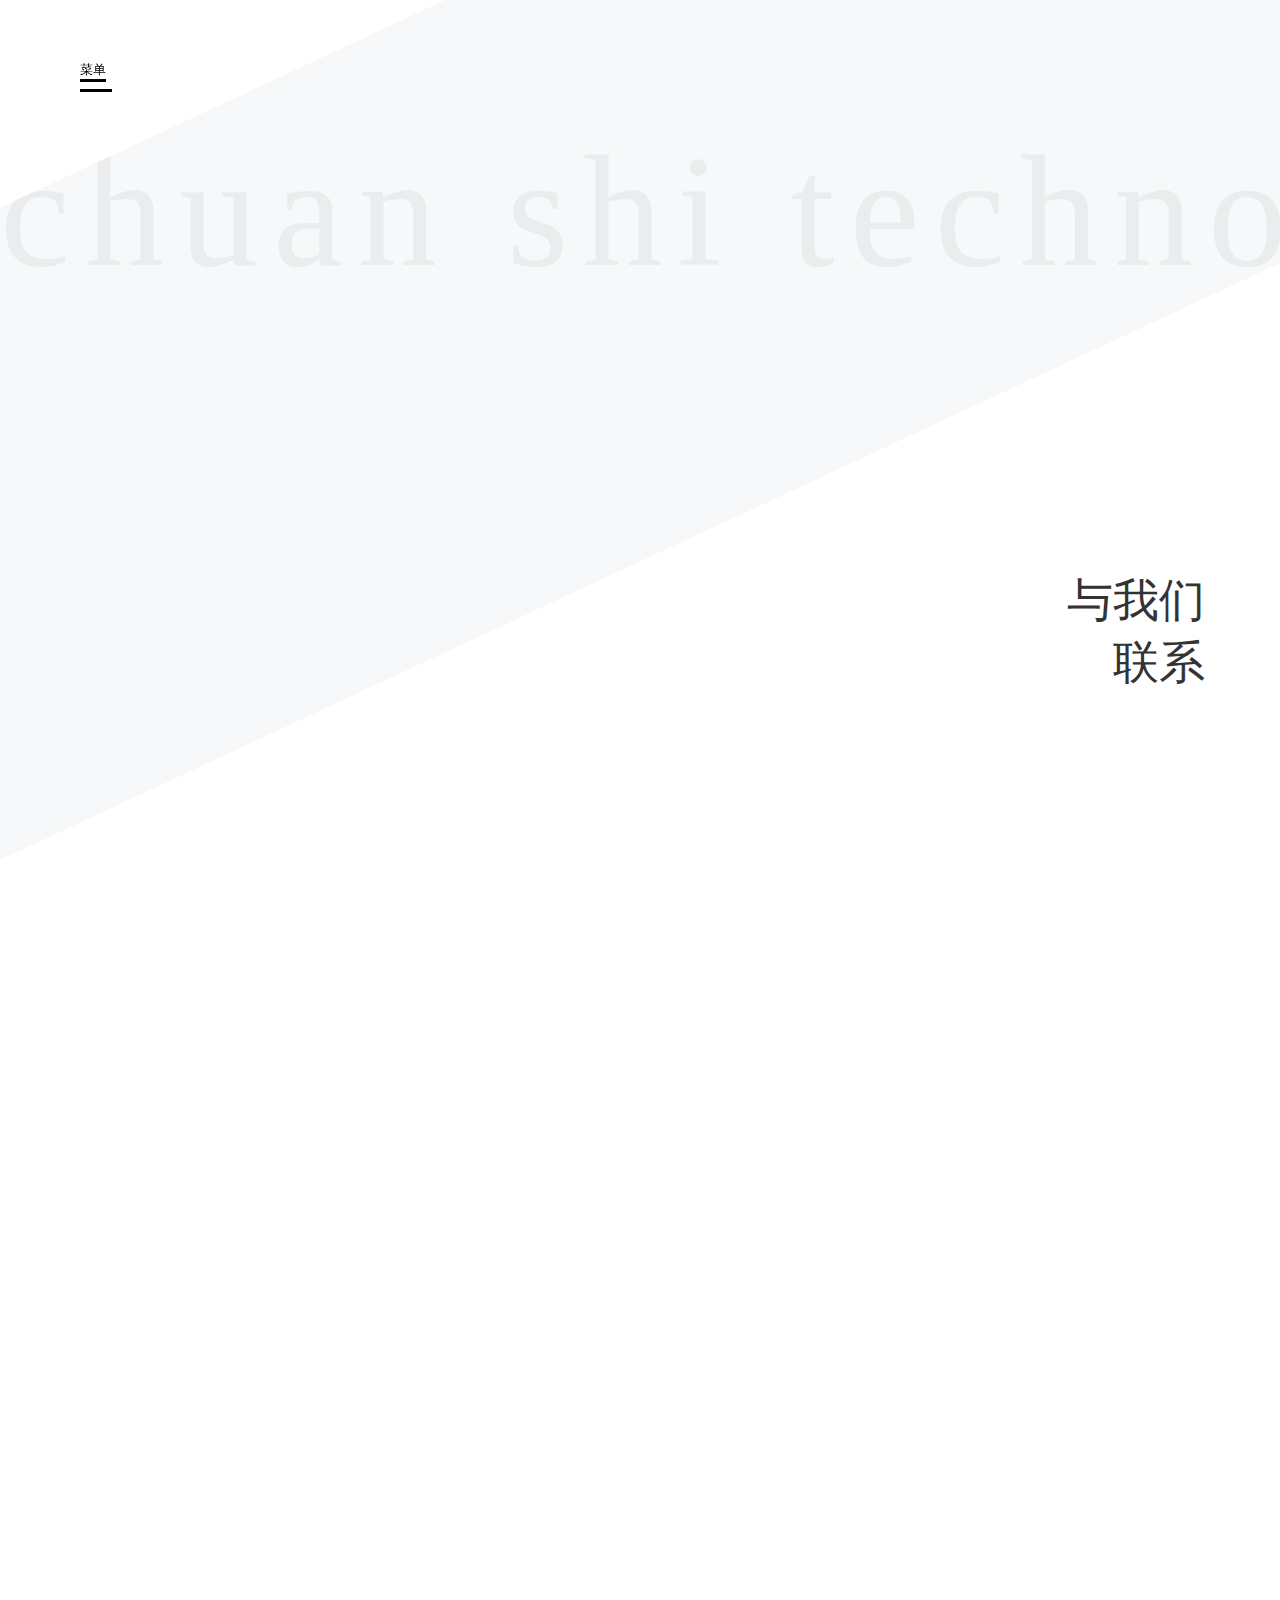
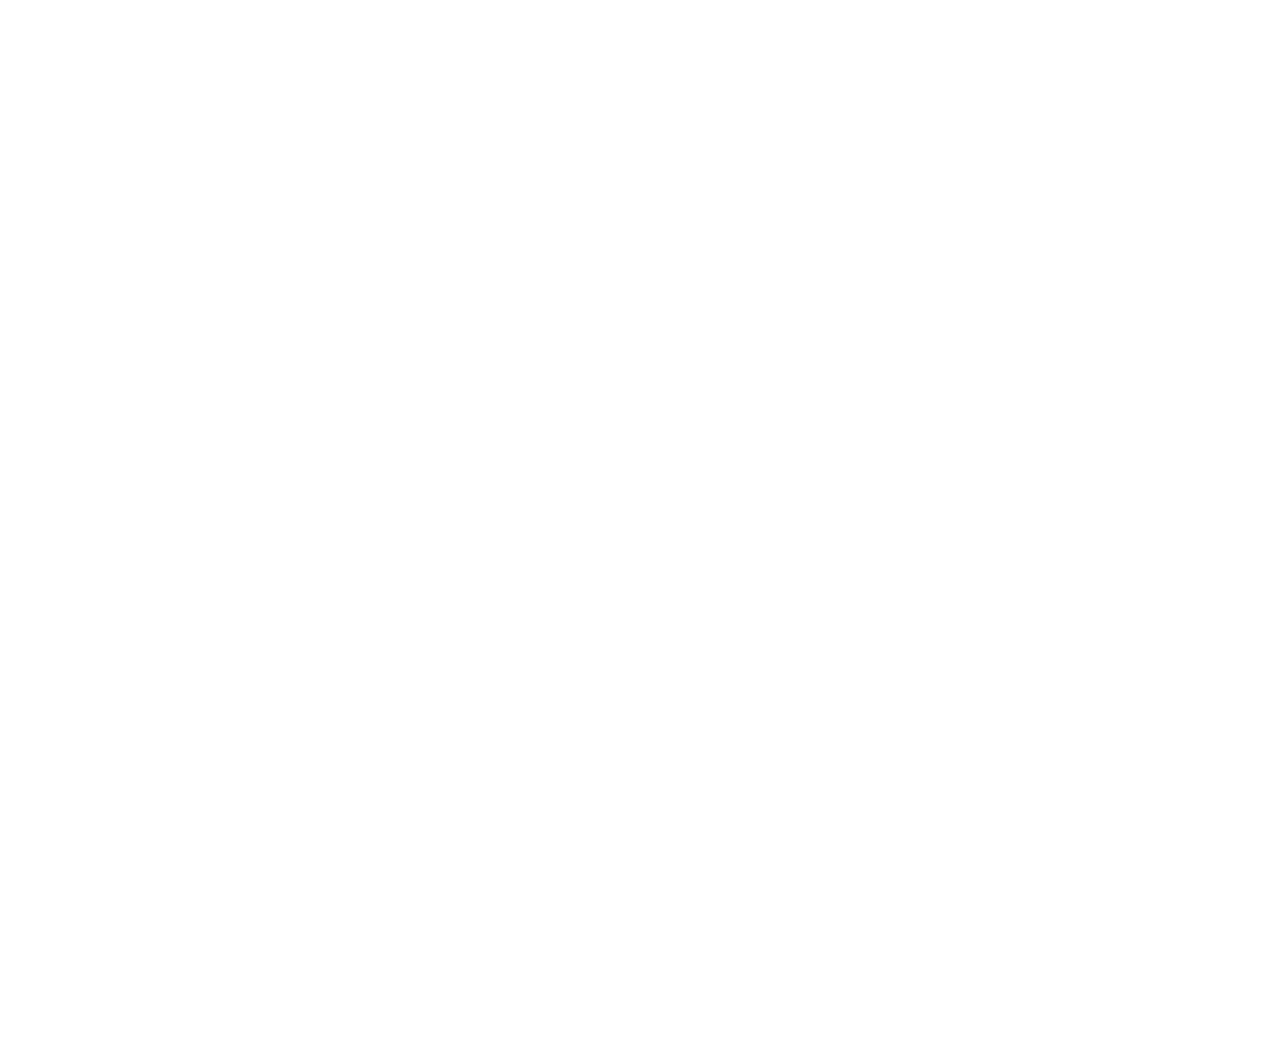
<file: contact.html>
<!DOCTYPE html>
<html lang="en">

<head>
    <meta http-equiv="Content-Type" content="text/html; charset=UTF-8" />
    <meta http-equiv="content-language" content="zh-CN" />
    <meta name="viewport" content="width=device-width,initial-scale=1.0,user-scalable=no" />
    <meta name="apple-mobile-web-app-capable" content="yes" />
    <meta name="apple-mobile-web-app-status-bar-style" content="black" />
    <meta name="format-detection" content="telephone=no" />
    <meta name="Keywords" content="网站设计" />
    <meta name="Description" content="网站设计" />
    <meta name="author" content="" />
    <meta name="renderer" content="webkit">
    <meta http-equiv="X-UA-Compatible" content="IE=Edge,chrome=1">
    <title>网站设计</title>
    <link rel="icon" href="favicon.ico">
    <link rel="stylesheet" href="./css/base.css">
    <link rel="stylesheet" href="./css/contact.css">
    <link rel="stylesheet" href="./css/animate.min.css">
</head>
<style>
    .BMapLabel {
        border: none !important;
    }

    .anchorBL,
    .BMapLabel {
        display: none !important;
    }
</style>

<body>
    <div class="menu loaded">
        <button class="menu-button">
            <p>菜单</p>
            <span></span>
        </button>
    </div>
    <section id="stay-up-to-date">
        <p>chuan shi technology</p>
    </section>
    <!-- 菜单 -->
    <section class="newMenu" id="newMenu">
        <div class="menu__corner">
            <img src="./images/caidan/6.png" alt="">
        </div>

        <div class="menu__wrapper">
            <div class="menu__cols">
                <a href="./index.html" class="menu__col"
                    style="background-image: url('./images/caidan/img2.png');background-size:100% 100%">
                    <h2 class="col__heading">
                        首页
                    </h2>
                    <div class="case-image">
                    </div>
                </a>
                <a href="./project.html" class="menu__col" style="background-image: url('./images/caidan/img3.png');">
                    <h2 class="col__heading">
                        案例
                    </h2>
                    <div class="case-image">
                    </div>
                </a>
                <a href="./componey.html" class="menu__col" style="background-image: url('./images/caidan/img1.png');">
                    <h2 class="col__heading">
                        关于我们
                    </h2>
                    <div class="case-image">
                    </div>
                </a>
                <a href="./news.html" class="menu__col" style="background-image: url('./images/caidan/img4.png');">
                    <h2 class="col__heading">
                        新闻资讯
                    </h2>
                    <div class="case-image">
                    </div>
                </a>
                <a href="./contact.html" class="menu__col" style="background-image: url('./images/caidan/img5.png');">
                    <h2 class="col__heading">
                        联系我们
                    </h2>
                    <div class="case-image">
                    </div>
                </a>
            </div>
        </div>

    </section>
    <section id="contact-form">
        <div class="container">
            <h2 class="boxify">与我们<br>联系</h2>
            <form id="formularz-kontaktowy">
                <input class="input1 fl" type="text" style="border:0;border-bottom:1px solid #000;width:47%;padding-bottom:27px;padding-top: 60px;margin-right:6%" placeholder="姓名">
                <input class="input1 fl" type="text" style="border:0;border-bottom:1px solid #000;width:47%;padding-bottom:27px;padding-top: 60px;" placeholder="电话">
                <input class="input1" type="textarea" style="border:0;border-bottom:1px solid #000;width:100%;padding-bottom:27px;padding-top: 60px;" placeholder="留言">
                <button>发送</button>
            </form>
            <div class="contact-window contact-window1 active">
                <div class="contact-window--gdynia">
                    <h2><strong>与我们联系<br> 并讨论<br>您的项目</strong></h2>
                    <p class="address">咨询:</p><br><br>
                    <p class="phone" style="font-family: sans-serif;">电话：<em>+133-3661-9741</em>
                    </p>
                    <div class="mail" href=><strong>邮箱：2881344520@qq.com</strong></div><br><br>
                    <p class="address">项目经理:</p><br><br>
                    <p class="phone" style="font-family: sans-serif;">电话：<em>+133-3661-9741</em>
                    </p>
                    <div class="mail" href=><strong>邮箱：2881344520@qq.com</strong></div><br><br>
                    <p class="address">技术部门:</p><br><br>
                    <p class="phone" style="font-family: sans-serif;">电话：<em>+133-3661-9741</em>
                    </p>
                    <div class="mail" href=><strong>邮箱：2881344520@qq.com</strong></div><br><br>
                    <hr><br><br>
                    <h5><strong>地址</strong></h5><br><br>
                    <p class="address">
                        浙江省宁波市高新区腊梅路515号迪信通大厦2号楼<br><br>
                    </p>
                    <h5><strong>营业时间:</strong></h5><br><br>
                    <p class="address">
                        周一至周五：上午9:00-下午5:00（预约）
                    </p><br><br>
                    <h5><strong>我们诚挚的邀请您</strong></h5><br><br>
                    <hr>
                </div>
            </div>
            <div class="contact-window contact-window2">
                <div class="contact-window--gdynia">
                    <h2><strong>与我们联系<br> 并讨论<br>您的项目</strong></h2>
                    <p class="address">咨询:</p><br><br>
                    <p class="phone" style="font-family: sans-serif;">电话：<em>+133-3661-9741</em>
                    </p>
                    <div class="mail" href=><strong>邮箱：2881344520@qq.com</strong></div><br><br>
                    <p class="address">项目经理:</p><br><br>
                    <p class="phone" style="font-family: sans-serif;">电话：<em>+133-3661-9741</em>
                    </p>
                    <div class="mail" href=><strong>邮箱：2881344520@qq.com</strong></div><br><br>
                    <p class="address">技术部门:</p><br><br>
                    <p class="phone" style="font-family: sans-serif;">电话：<em>+133-3661-9741</em>
                    </p>
                    <div class="mail" href=><strong>邮箱：2881344520@qq.com</strong></div><br><br>
                    <hr><br><br>
                    <h5><strong>地址</strong></h5><br><br>
                    <p class="address">
                        上海<br><br>
                    </p>
                    <h5><strong>营业时间:</strong></h5><br><br>
                    <p class="address">
                        周一至周五：上午9:00-下午5:00（预约）
                    </p><br><br>
                    <h5><strong>我们诚挚的邀请您</strong></h5><br><br>
                    <hr>
                </div>
            </div>
            <div class="contact-window contact-window3">
                <div class="contact-window--gdynia">
                    <h2><strong>与我们联系<br> 并讨论<br>您的项目</strong></h2>
                    <p class="address">咨询:</p><br><br>
                    <p class="phone" style="font-family: sans-serif;">电话：<em>+133-3661-9741</em>
                    </p>
                    <div class="mail" href=><strong>邮箱：2881344520@qq.com</strong></div><br><br>
                    <p class="address">项目经理:</p><br><br>
                    <p class="phone" style="font-family: sans-serif;">电话：<em>+133-3661-9741</em>
                    </p>
                    <div class="mail" href=><strong>邮箱：2881344520@qq.com</strong></div><br><br>
                    <p class="address">技术部门:</p><br><br>
                    <p class="phone" style="font-family: sans-serif;">电话：<em>+133-3661-9741</em>
                    </p>
                    <div class="mail" href=><strong>邮箱：2881344520@qq.com</strong></div><br><br>
                    <hr><br><br>
                    <h5><strong>地址</strong></h5><br><br>
                    <p class="address">
                        杭州<br><br>
                    </p>
                    <h5><strong>营业时间:</strong></h5><br><br>
                    <p class="address">
                        周一至周五：上午9:00-下午5:00（预约）
                    </p><br><br>
                    <h5><strong>我们诚挚的邀请您</strong></h5><br><br>
                    <hr>
                </div>
            </div>
        </div>
    </section>
    <div id="map-holder">
        <div style="width:100%;height:1600px;border:#ccc solid 1px;" id="ningbo" class="city active">
        </div>
        <div style="width:100%;height:1600px;border:#ccc solid 1px;" id="hangzhou" class="city">
        </div>
        <div style="width:100%;height:1600px;border:#ccc solid 1px;" id="shanghai" class="city">
        </div>
        <div class="container">
            <ul class="change-location">
                <li><a href="javascript:void(0)" class="poz"><span>杭州</span></a></li>
                <li><a href="javascript:void(0)" class="active gdy"><span>宁波</span></a></li>
                <li><a href="javascript:void(0)" class="wwa"><span>上海</span></a></li>
            </ul>
        </div>
    </div>
    <script type="text/javascript" src="https://api.map.baidu.com/api?key=&v=1.1&services=true"></script>
    <script>
        //创建和初始化地图函数：
        function initMap() {
            createMap();//创建地图
            setMapEvent();//设置地图事件
            addMapControl();//向地图添加控件
            addMarker();//向地图中添加marker
        }

        //创建地图函数：
        function createMap() {
            var map = new BMap.Map("ningbo");//在百度地图容器中创建一个地图
            var point = new BMap.Point(121.684024, 29.689518);//定义一个中心点坐标
            map.centerAndZoom(point, 11);//设定地图的中心点和坐标并将地图显示在地图容器中
            window.map = map;//将map变量存储在全局
        }

        //地图事件设置函数：
        function setMapEvent() {
            map.enableDragging();//启用地图拖拽事件，默认启用(可不写)
            map.enableScrollWheelZoom();//启用地图滚轮放大缩小
            map.enableDoubleClickZoom();//启用鼠标双击放大，默认启用(可不写)
            map.enableKeyboard();//启用键盘上下左右键移动地图
        }

        //地图控件添加函数：
        function addMapControl() {
        }

        //标注点数组
        var markerArr = [{ title: "我的标记", content: "我的备注", point: "121.885244|29.714114", isOpen: 0, icon: { w: 100, h: 100, l: 0, t: 0, x: 6, lb: 5 } }
        ];
        //创建marker
        function addMarker() {
            for (var i = 0; i < markerArr.length; i++) {
                var json = markerArr[i];
                var p0 = json.point.split("|")[0];
                var p1 = json.point.split("|")[1];
                var point = new BMap.Point(p0, p1);
                var iconImg = createIcon(json.icon);
                // var iconImg = new BMap.Icon("../images/componey/logo_1.png");
                var marker = new BMap.Marker(point, { icon: iconImg });
                var iw = createInfoWindow(i);
                var label = new BMap.Label(json.title, { "offset": new BMap.Size(json.icon.lb - json.icon.x + 10, -20) });
                marker.setLabel(label);
                map.addOverlay(marker);
                label.setStyle({
                    borderColor: "#808080",
                    color: "#333",
                    cursor: "pointer"
                });

                (function () {
                    var index = i;
                    var _iw = createInfoWindow(i);
                    var _marker = marker;
                    _marker.addEventListener("click", function () {
                        this.openInfoWindow(_iw);
                    });
                    _iw.addEventListener("open", function () {
                        _marker.getLabel().hide();
                    })
                    _iw.addEventListener("close", function () {
                        _marker.getLabel().show();
                    })
                    label.addEventListener("click", function () {
                        _marker.openInfoWindow(_iw);
                    })
                    if (!!json.isOpen) {
                        label.hide();
                        _marker.openInfoWindow(_iw);
                    }
                })()
            }
        }
        //创建InfoWindow
        function createInfoWindow(i) {
            var json = markerArr[i];
            var iw = new BMap.InfoWindow("<b class='iw_poi_title' title='" + json.title + "'>" + json.title + "</b><div class='iw_poi_content'>" + json.content + "</div>");
            return iw;
        }
        //创建一个Icon
        function createIcon(json) {
            var icon = new BMap.Icon("./images/logo.png", new BMap.Size(json.w, json.h), { imageOffset: new BMap.Size(-json.l, -json.t), infoWindowOffset: new BMap.Size(json.lb + 5, 1), offset: new BMap.Size(json.x, json.h) })
            return icon;
        }
        initMap();//创建和初始化地图

        //创建和初始化地图函数：
        function initMap2() {
            createMap2();//创建地图
            setMapEvent2();//设置地图事件
            addMapControl2();//向地图添加控件
            addMarker2();//向地图中添加marker
        }
        //创建地图函数：
        function createMap2() {
            var map2 = new BMap.Map("hangzhou");//在百度地图容器中创建一个地图
            var point2 = new BMap.Point(119.493704, 31.14687);//定义一个中心点坐标
            map2.centerAndZoom(point2, 11);//设定地图的中心点和坐标并将地图显示在地图容器中
            window.map = map2;//将map变量存储在全局
        }

        //地图事件设置函数：
        function setMapEvent2() {
            map.enableDragging();//启用地图拖拽事件，默认启用(可不写)
            map.enableScrollWheelZoom();//启用地图滚轮放大缩小
            map.enableDoubleClickZoom();//启用鼠标双击放大，默认启用(可不写)
            map.enableKeyboard();//启用键盘上下左右键移动地图
        }

        //地图控件添加函数：
        function addMapControl2() {
        }

        //标注点数组
        var markerArr2 = [{ title: "我的标记", content: "我的备注", point2: "120.306059|30.196663", isOpen: 0, icon: { w: 100, h: 100, l: 0, t: 0, x: 6, lb: 5 } }
        ];
        //创建marker
        function addMarker2() {
            for (var i = 0; i < markerArr2.length; i++) {
                var json2 = markerArr2[i];
                var p3 = json2.point2.split("|")[0];
                var p4 = json2.point2.split("|")[1];
                var point2 = new BMap.Point(p3, p4);
                var iconImg2 = createIcon(json2.icon);
                // var iconImg = new BMap.Icon("../images/componey/logo_1.png");
                var marker2 = new BMap.Marker(point2, { icon: iconImg2 });
                var iw2 = createInfoWindow(i);
                var label2 = new BMap.Label(json2.title, { "offset": new BMap.Size(json2.icon.lb - json2.icon.x + 10, -20) });
                marker2.setLabel(label2);
                map.addOverlay(marker2);
                label2.setStyle({
                    borderColor: "#808080",
                    color: "#333",
                    cursor: "pointer"
                });

                (function () {
                    var index = i;
                    var _iw = createInfoWindow(i);
                    var _marker2 = marker2;
                    _marker2.addEventListener("click", function () {
                        this.openInfoWindow(_iw);
                    });
                    _iw.addEventListener("open", function () {
                        _marker2.getLabel().hide();
                    })
                    _iw.addEventListener("close", function () {
                        _marker2.getLabel().show();
                    })
                    label2.addEventListener("click", function () {
                        _marker2.openInfoWindow(_iw);
                    })
                    if (!!json2.isOpen) {
                        label2.hide();
                        _marker2.openInfoWindow(_iw);
                    }
                })()
            }
        }
        //创建InfoWindow
        function createInfoWindow2(i) {
            var json2 = markerArr2[i];
            var createInfoWindow2 = new BMap.InfoWindow("<b class='iw_poi_title' title='" + json.title + "'>" + json.title + "</b><div class='iw_poi_content'>" + json.content + "</div>");
            return iw2;
        }
        //创建一个Icon
        function createIcon(json) {
            var icon = new BMap.Icon("./images/logo.png", new BMap.Size(json.w, json.h), { imageOffset: new BMap.Size(-json.l, -json.t), infoWindowOffset: new BMap.Size(json.lb + 5, 1), offset: new BMap.Size(json.x, json.h) })
            return icon;
        }

        initMap2();//创建和初始化地图



        //创建和初始化地图函数：
        function initMap3() {
            createMap3();//创建地图
            setMapEvent3();//设置地图事件
            addMapControl3();//向地图添加控件
            addMarker3();//向地图中添加marker
        }
        //创建地图函数：
        function createMap3() {
            var map3 = new BMap.Map("shanghai");//在百度地图容器中创建一个地图
            var point3 = new BMap.Point(120.896426, 31.941176);//定义一个中心点坐标
            map3.centerAndZoom(point3, 11);//设定地图的中心点和坐标并将地图显示在地图容器中
            window.map = map3;//将map变量存储在全局
        }

        //地图事件设置函数：
        function setMapEvent3() {
            map.enableDragging();//启用地图拖拽事件，默认启用(可不写)
            map.enableScrollWheelZoom();//启用地图滚轮放大缩小
            map.enableDoubleClickZoom();//启用鼠标双击放大，默认启用(可不写)
            map.enableKeyboard();//启用键盘上下左右键移动地图
        }

        //地图控件添加函数：
        function addMapControl3() {
        }

        //标注点数组
        var markerArr3 = [{ title: "我的标记", content: "我的备注", point3: "121.587187|31.223083", isOpen: 0, icon: { w: 100, h: 100, l: 0, t: 0, x: 6, lb: 5 } }
        ];
        //创建marker
        function addMarker3() {
            for (var i = 0; i < markerArr3.length; i++) {
                var json3 = markerArr3[i];
                var p3 = json3.point3.split("|")[0];
                var p4 = json3.point3.split("|")[1];
                var point3 = new BMap.Point(p3, p4);
                var iconImg3 = createIcon(json3.icon);
                // var iconImg = new BMap.Icon("../images/componey/logo_1.png");
                var marker3 = new BMap.Marker(point3, { icon: iconImg3 });
                var iw3 = createInfoWindow(i);
                var label3 = new BMap.Label(json3.title, { "offset": new BMap.Size(json3.icon.lb - json3.icon.x + 10, -20) });
                marker3.setLabel(label3);
                map.addOverlay(marker3);
                label3.setStyle({
                    borderColor: "#808080",
                    color: "#333",
                    cursor: "pointer"
                });

                (function () {
                    var index = i;
                    var _iw = createInfoWindow(i);
                    var _marker3 = marker3;
                    _marker3.addEventListener("click", function () {
                        this.openInfoWindow(_iw);
                    });
                    _iw.addEventListener("open", function () {
                        _marker3.getLabel().hide();
                    })
                    _iw.addEventListener("close", function () {
                        _marker3.getLabel().show();
                    })
                    label3.addEventListener("click", function () {
                        _marker3.openInfoWindow(_iw);
                    })
                    if (!!json3.isOpen) {
                        label3.hide();
                        _marker3.openInfoWindow(_iw);
                    }
                })()
            }
        }
        //创建InfoWindow
        function createInfoWindow3(i) {
            var json3 = markerArr3[i];
            var createInfoWindow3 = new BMap.InfoWindow("<b class='iw_poi_title' title='" + json.title + "'>" + json.title + "</b><div class='iw_poi_content'>" + json.content + "</div>");
            return iw3;
        }
        //创建一个Icon
        function createIcon(json) {
            var icon = new BMap.Icon("./images/logo.png", new BMap.Size(json.w, json.h), { imageOffset: new BMap.Size(-json.l, -json.t), infoWindowOffset: new BMap.Size(json.lb + 5, 1), offset: new BMap.Size(json.x, json.h) })
            return icon;
        }

        initMap3();//创建和初始化地图
    </script>

    <footer class="active">
        <div class="container">
            <p class="copyright">
                Copyright © 宁波穿石网络科技有限公司 All rights reserved&nbsp;&nbsp;&nbsp;<a
                    href="http://www.beian.miit.gov.cn">技术支持：穿石科技</a>
            </p>
        </div>
    </footer>

</body>
<script src="js/jquery-1.11.3.min.js"></script>
<script type="text/javascript" src="./js/jquery.aniview.min.js"></script>
<script src="js/base.js"></script>
<script>
    $(".change-location li a").click(function () {
        $(".change-location li a").removeClass("active");
        $(this).addClass("active");
    })

</script>
</file>
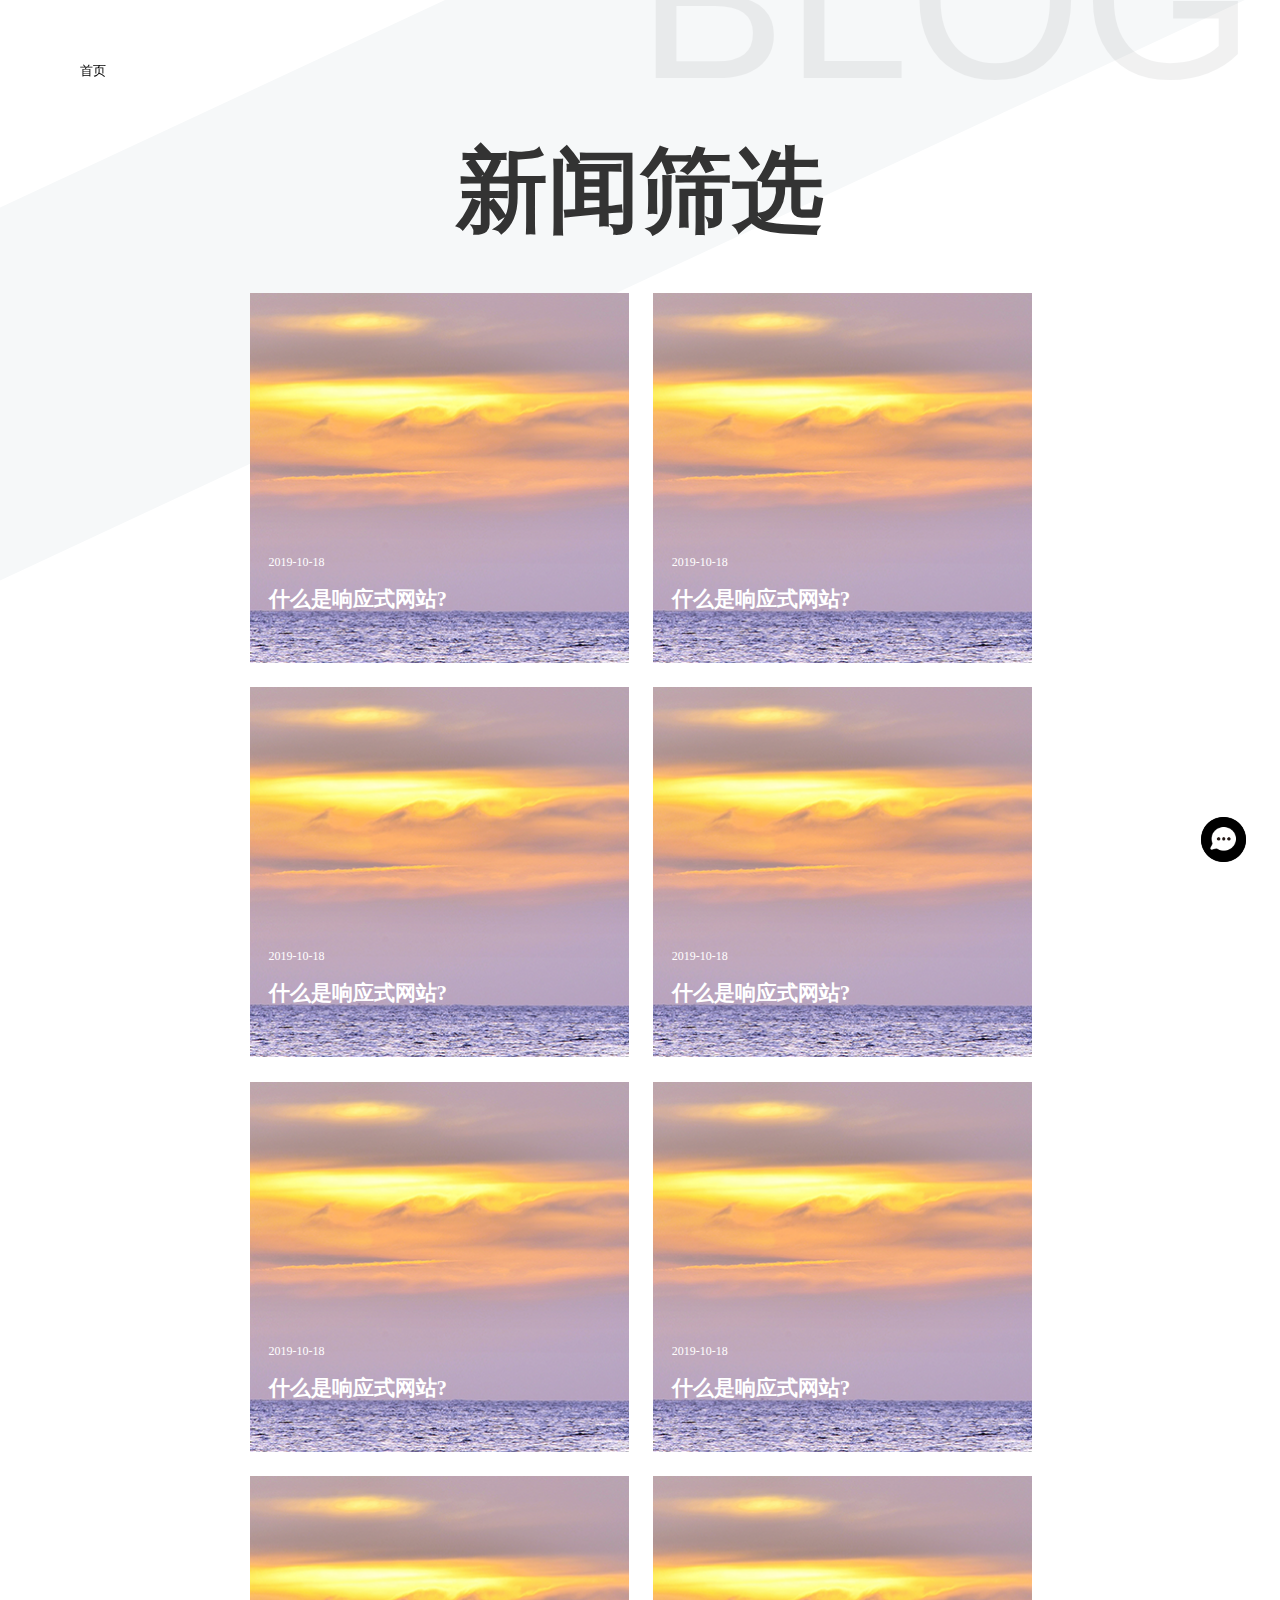
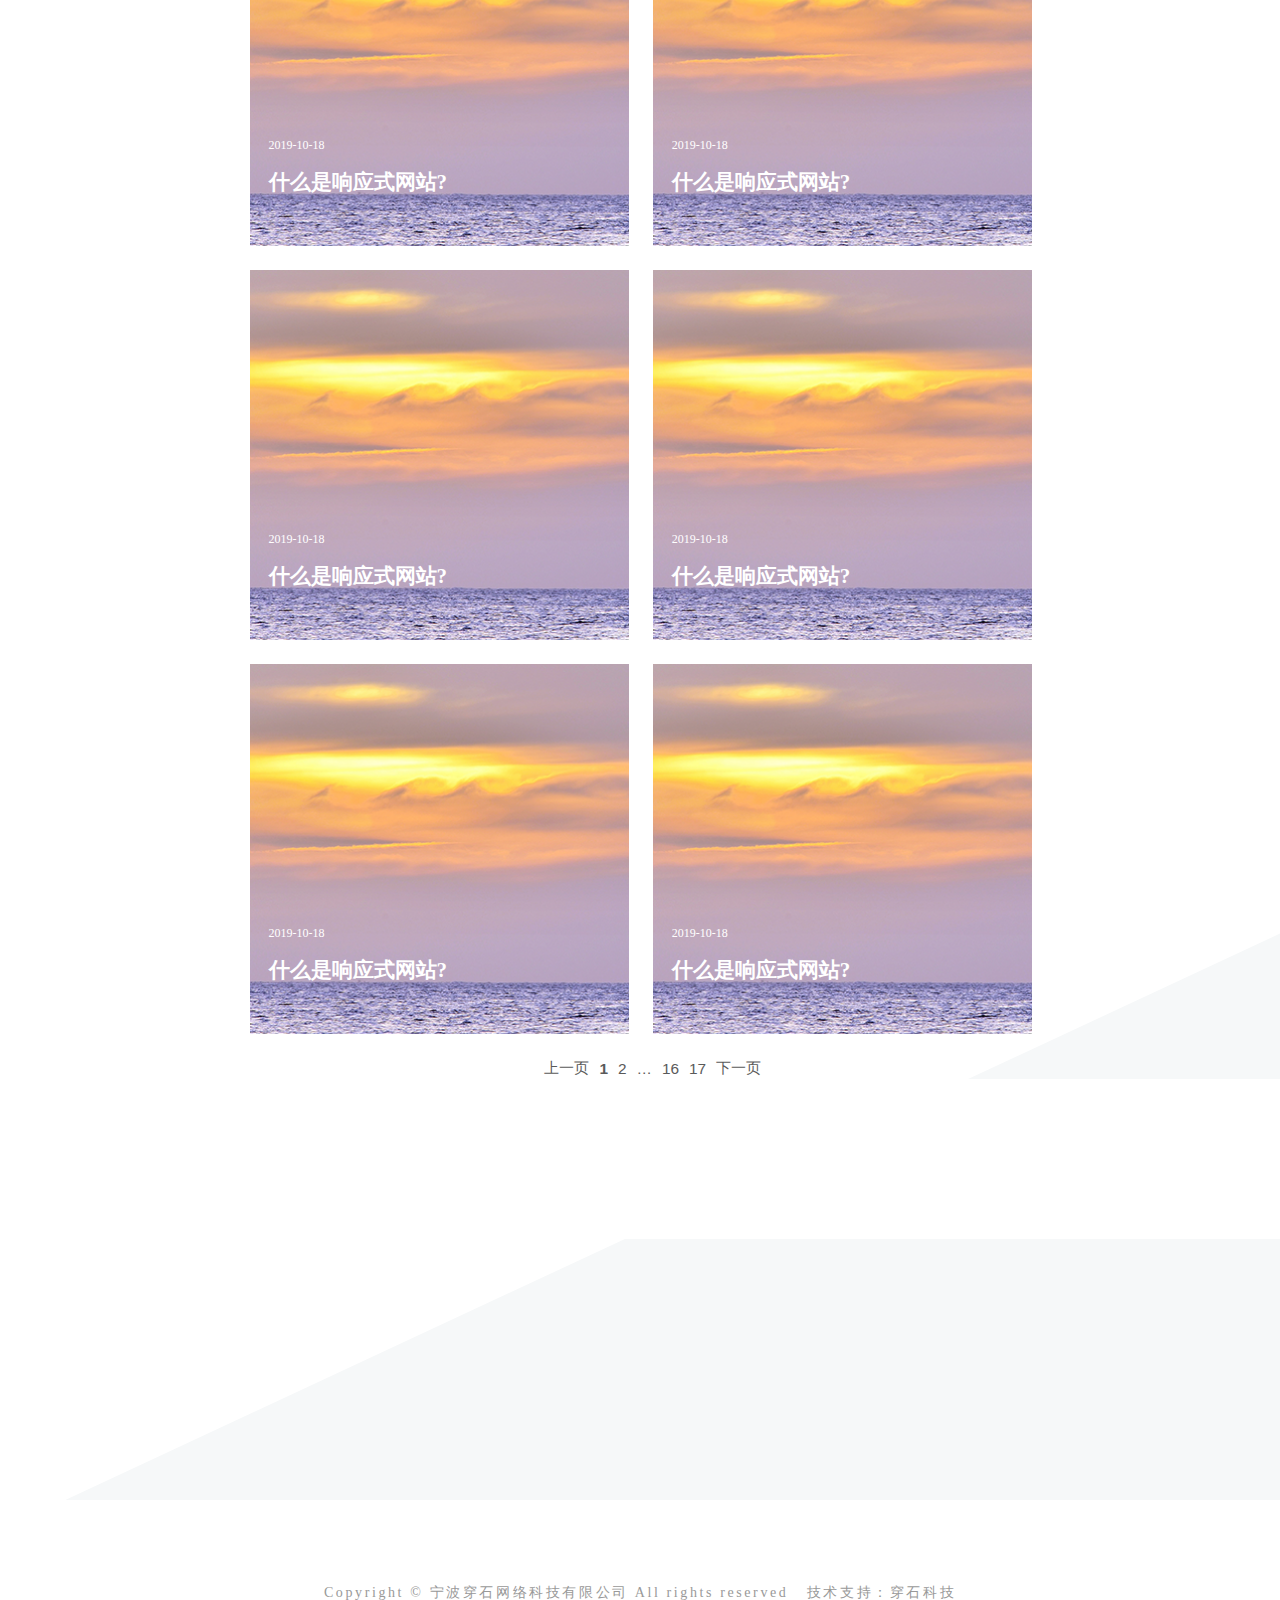
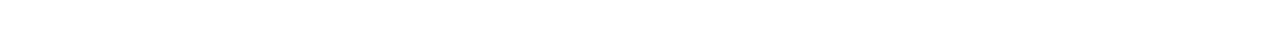
<file: news-choose.html>
<!DOCTYPE html>
<html lang="en">

<head>
    <meta http-equiv="Content-Type" content="text/html; charset=UTF-8" />
    <meta http-equiv="content-language" content="zh-CN" />
    <meta name="viewport" content="width=device-width,initial-scale=1.0,user-scalable=no" />
    <meta name="apple-mobile-web-app-capable" content="yes" />
    <meta name="apple-mobile-web-app-status-bar-style" content="black" />
    <meta name="format-detection" content="telephone=no" />
    <meta name="Keywords" content="网站设计" />
    <meta name="Description" content="网站设计" />
    <meta name="author" content="" />
    <meta name="renderer" content="webkit">
    <meta http-equiv="X-UA-Compatible" content="IE=Edge,chrome=1">
    <title>网站设计</title>
    <link rel="icon" href="favicon.ico">
    <link rel="stylesheet" href="./css/base.css">
    <link rel="stylesheet" href="./css/news-choose.css">
    <link rel="stylesheet" href="./css/swiper.css">
    <link rel="stylesheet" href="./css/animate.min.css">
</head>

<body class="setcolor">
    <div class="menu loaded">
        <a href="./index.html">
        <button class="menu-button">
            <p>首页</p>
        </button>
       </a>
    </div>
    <div class="contact-widget">
        <button class="contact-widget__button">
            <img src="./images/contact.png" alt="">
        </button>
        <div id="contact-widget__body">
            <div class="contact-widget__body__details">
                <a class="contact-widget__body__details__detail">
                    <svg width="27" height="27" viewBox="0 0 27 27">
                        <g>
                            <g>
                                <path fill="#6695cc" class="contact-widget__body__details__detail-iconbg"
                                    d="M0 13.5C0 6.044 6.044 0 13.5 0S27 6.044 27 13.5 20.956 27 13.5 27 0 20.956 0 13.5z">
                                </path>
                            </g>
                            <g>
                                <g>
                                    <path fill="#fff"
                                        d="M7.93 11.668c.165.116.66.46 1.489 1.035.828.573 1.462 1.015 1.903 1.325l.308.222c.158.113.288.205.392.276.104.07.23.148.378.236.148.087.287.152.418.195.13.044.252.066.363.066h.015c.11 0 .232-.022.363-.066.13-.043.27-.108.417-.195.148-.088.274-.166.378-.236.104-.07.235-.163.392-.276l.309-.222c.445-.31 1.578-1.097 3.399-2.36a3.45 3.45 0 0 0 .886-.894c.237-.348.356-.714.356-1.096 0-.32-.115-.594-.345-.821a1.123 1.123 0 0 0-.817-.341H7.843c-.373 0-.66.125-.86.377-.202.252-.302.567-.302.944 0 .305.133.636.4.992.265.356.549.635.849.839z">
                                    </path>
                                </g>
                                <g>
                                    <path fill="#fff"
                                        d="M18.97 12.445a150.961 150.961 0 0 0-3.617 2.505c-.276.204-.5.362-.672.476-.172.114-.4.23-.687.349a2.09 2.09 0 0 1-.798.178h-.015a2.09 2.09 0 0 1-.799-.178 4.15 4.15 0 0 1-.686-.349 17.193 17.193 0 0 1-.672-.476c-.654-.479-1.857-1.314-3.61-2.505a3.847 3.847 0 0 1-.733-.632v5.766c0 .32.113.594.341.821.228.228.501.342.82.342h10.692c.32 0 .593-.114.82-.342.228-.227.342-.5.342-.82v-5.767c-.209.232-.45.443-.727.632z">
                                    </path>
                                </g>
                            </g>
                        </g>
                    </svg>
                    <span>2881344520@qq.com</span>
                </a>
                <a class="contact-widget__body__details__detail">
                    <svg width="27" height="27" viewBox="0 0 27 27">
                        <g>
                            <g>
                                <path fill="#66cc6a" class="contact-widget__body__details__detail-iconbg"
                                    d="M0 13.5C0 6.044 6.044 0 13.5 0S27 6.044 27 13.5 20.956 27 13.5 27 0 20.956 0 13.5z">
                                </path>
                            </g>
                            <g>
                                <g>
                                    <g>
                                        <path fill="#fff"
                                            d="M19.59 16.963a.56.56 0 0 1-.171.49l-1.632 1.62a.918.918 0 0 1-.288.208 1.19 1.19 0 0 1-.35.11l-.073.006a1.67 1.67 0 0 1-.16.007c-.155 0-.406-.027-.754-.08-.347-.053-.772-.184-1.275-.393-.503-.208-1.074-.521-1.711-.938-.638-.417-1.317-.99-2.036-1.717a13.441 13.441 0 0 1-1.423-1.62 11.536 11.536 0 0 1-.908-1.428 7.696 7.696 0 0 1-.515-1.19 6.311 6.311 0 0 1-.233-.92 3.038 3.038 0 0 1-.05-.607c.009-.147.013-.229.013-.245.016-.115.053-.231.11-.35a.92.92 0 0 1 .209-.288l1.631-1.631a.54.54 0 0 1 .393-.172c.106 0 .2.03.282.092a.853.853 0 0 1 .208.227l1.313 2.49c.073.13.094.274.061.429a.765.765 0 0 1-.208.393l-.601.6a.205.205 0 0 0-.043.08.303.303 0 0 0-.019.092c.033.172.107.368.221.589.098.196.25.435.454.718.204.282.495.607.87.975.369.376.696.668.982.877.286.208.525.361.718.46.192.098.339.157.441.177l.153.031a.292.292 0 0 0 .08-.018.205.205 0 0 0 .08-.043l.699-.712a.751.751 0 0 1 .515-.196.64.64 0 0 1 .331.074h.013l2.367 1.398c.172.106.274.241.306.405z">
                                        </path>
                                    </g>
                                </g>
                            </g>
                        </g>
                    </svg>
                    <span>+133-3661-9741</span>
                </a>
            </div>
            <button class="btn">
                <svg width="18" height="18" version="1.1"
                   viewBox="0 0 18 18">
                    <path d="M1.46777,0.94409c1.01514,0.58618 15.36768,15.36743 15.36768,15.36743" fill-opacity="0"
                        fill="#ffffff" stroke-dashoffset="0" stroke-linejoin="miter" stroke-linecap="round"
                        stroke-opacity="1" stroke="#ffffff" stroke-miterlimit="50" stroke-width="2"></path>
                    <path d="M16.83545,0.94409c-1.01562,0.58618 -15.36768,15.36743 -15.36768,15.36743" fill-opacity="0"
                        fill="#ffffff" stroke-dashoffset="0" stroke-linejoin="miter" stroke-linecap="round"
                        stroke-opacity="1" stroke="#ffffff" stroke-miterlimit="50" stroke-width="2"></path>
                </svg>
            </button>
        </div>
    </div>
      <!-- 菜单 -->
      <section class="newMenu" id="newMenu">
        <div class="menu__corner">
            <img src="./images/caidan/6.png" alt="">
        </div>

        <div class="menu__wrapper">
            <div class="menu__cols">
                <a href="./index.html" class="menu__col"
                    style="background-image: url('./images/caidan/img2.png');background-size:100% 100%">
                    <h2 class="col__heading">
                        首页
                    </h2>
                    <div class="case-image">
                    </div>
                </a>
                <a href="./project.html" class="menu__col"
                    style="background-image: url('./images/caidan/img3.png');">
                    <h2 class="col__heading">
                        案例
                    </h2>
                    <div class="case-image">
                    </div>
                </a>
                <a href="./componey.html" class="menu__col"
                    style="background-image: url('./images/caidan/img1.png');">
                    <h2 class="col__heading">
                        关于我们
                    </h2>
                    <div class="case-image">
                    </div>
                </a>
                <a href="./news.html" class="menu__col"
                    style="background-image: url('./images/caidan/img4.png');">
                    <h2 class="col__heading">
                        新闻资讯
                    </h2>
                    <div class="case-image">
                    </div>
                </a>
                <a href="./contact.html" class="menu__col"
                    style="background-image: url('./images/caidan/img5.png');">
                    <h2 class="col__heading">
                        联系我们
                    </h2>
                    <div class="case-image">
                    </div>
                </a>
            </div>
        </div>

    </section>
    <div class="lastest_post">
        <div class="last_post">
            <div class="container">
            </div>
        </div>
        <div class="skew"></div>
    </div>

    <div class="main_3_posts l2 aniview" av-animation="fadeInUp"> 
        <h1 class="webblog c l2">新闻筛选</h1>
        <div class="container all_posts aniview" av-animation="fadeInUp">
            <div class="main_post all-posts l2">
                <a
                    href="./news-detail.html">
                    <div class="post_bg"
                        style="background:url(./images/news/img3.png) 0% 0% /100%;">
                        <div class="post_overlay"></div>
                        <div class="post_content">
                            <p class="time_views">2019-10-18</p>
                            <h2 class="post_title">什么是响应式网站?</h2>
                        </div>
                        <div class="underline"></div>
                    </div>
                </a>
            </div>

            <div class="main_post all-posts l2">
                <a
                    href="./news-detail.html">
                    <div class="post_bg"
                        style="background:url(./images/news/img3.png) 0% 0% /100%;">
                        <div class="post_overlay"></div>
                        <div class="post_content">
                            <p class="time_views">2019-10-18</p>
                            <h2 class="post_title">什么是响应式网站?</h2>
                        </div>
                        <div class="underline"></div>
                    </div>
                </a>
            </div>

            <div class="main_post all-posts l2">
                <a
                    href="./news-detail.html">
                    <div class="post_bg"
                        style="background:url(./images/news/img3.png) 0% 0% /100%;">
                        <div class="post_overlay"></div>
                        <div class="post_content">
                            <p class="time_views">2019-10-18</p>
                            <h2 class="post_title">什么是响应式网站?</h2>
                        </div>
                        <div class="underline"></div>
                    </div>
                </a>
            </div>

            <div class="main_post all-posts l2">
                <a
                    href="./news-detail.html">
                    <div class="post_bg"
                        style="background:url(./images/news/img3.png) 0% 0% /100%;">
                        <div class="post_overlay"></div>
                        <div class="post_content">
                            <p class="time_views">2019-10-18</p>
                            <h2 class="post_title">什么是响应式网站?</h2>
                        </div>
                        <div class="underline"></div>
                    </div>
                </a>
            </div>

            <div class="main_post all-posts l2">
                <a
                    href="./news-detail.html">
                    <div class="post_bg"
                        style="background:url(./images/news/img3.png) 0% 0% /100%;">
                        <div class="post_overlay"></div>
                        <div class="post_content">
                            <p class="time_views">2019-10-18</p>
                            <h2 class="post_title">什么是响应式网站?</h2>
                        </div>
                        <div class="underline"></div>
                    </div>
                </a>
            </div>

            <div class="main_post all-posts l2">
                <a
                    href="./news-detail.html">
                    <div class="post_bg"
                        style="background:url(./images/news/img3.png) 0% 0% /100%;">
                        <div class="post_overlay"></div>
                        <div class="post_content">
                            <p class="time_views">2019-10-18</p>
                            <h2 class="post_title">什么是响应式网站?</h2>
                        </div>
                        <div class="underline"></div>
                    </div>
                </a>
            </div>

            <div class="main_post all-posts l2">
                <a
                    href="./news-detail.html">
                    <div class="post_bg"
                        style="background:url(./images/news/img3.png) 0% 0% /100%;">
                        <div class="post_overlay"></div>
                        <div class="post_content">
                            <p class="time_views">2019-10-18</p>
                            <h2 class="post_title">什么是响应式网站?</h2>
                        </div>
                        <div class="underline"></div>
                    </div>
                </a>
            </div>

            <div class="main_post all-posts l2">
                <a
                    href="./news-detail.html">
                    <div class="post_bg"
                        style="background:url(./images/news/img3.png) 0% 0% /100%;">
                        <div class="post_overlay"></div>
                        <div class="post_content">
                            <p class="time_views">2019-10-18</p>
                            <h2 class="post_title">什么是响应式网站?</h2>
                        </div>
                        <div class="underline"></div>
                    </div>
                </a>
            </div>

            <div class="main_post all-posts l2">
                <a
                    href="./news-detail.html">
                    <div class="post_bg"
                        style="background:url(./images/news/img3.png) 0% 0% /100%;">
                        <div class="post_overlay"></div>
                        <div class="post_content">
                            <p class="time_views">2019-10-18</p>
                            <h2 class="post_title">什么是响应式网站?</h2>
                        </div>
                        <div class="underline"></div>
                    </div>
                </a>
            </div>

            <div class="main_post all-posts l2">
                <a
                    href="./news-detail.html">
                    <div class="post_bg"
                        style="background:url(./images/news/img3.png) 0% 0% /100%;">
                        <div class="post_overlay"></div>
                        <div class="post_content">
                            <p class="time_views">2019-10-18</p>
                            <h2 class="post_title">什么是响应式网站?</h2>
                        </div>
                        <div class="underline"></div>
                    </div>
                </a>
            </div>

            <div class="main_post all-posts l2">
                <a
                    href="./news-detail.html">
                    <div class="post_bg"
                        style="background:url(./images/news/img3.png) 0% 0% /100%;">
                        <div class="post_overlay"></div>
                        <div class="post_content">
                            <p class="time_views">2019-10-18</p>
                            <h2 class="post_title">什么是响应式网站?</h2>
                        </div>
                        <div class="underline"></div>
                    </div>
                </a>
            </div>

            <div class="main_post all-posts l2">
                <a
                    href="./news-detail.html">
                    <div class="post_bg"
                        style="background:url(./images/news/img3.png) 0% 0% /100%;">
                        <div class="post_overlay"></div>
                        <div class="post_content">
                            <p class="time_views">2019-10-18</p>
                            <h2 class="post_title">什么是响应式网站?</h2>
                        </div>
                        <div class="underline"></div>
                    </div>
                </a>
            </div>


            <div class="pagination">
                <span class="page-numbers">上一页</span>
                <span class="page-numbers active">1</span>
                <span class="page-numbers">2</span>
                <span class="page-numbers dots">…</span>
                <span class="page-numbers">16</span>
                <span class="page-numbers">17</span>
                <span class="page-numbers">下一页</span>
            </div>
        </div>


    </div>
    <div class="site-info--mobile"></div>
    <footer class="active">
        <div class="container">
            <p class="copyright">
                Copyright © 宁波穿石网络科技有限公司 All rights reserved&nbsp;&nbsp;&nbsp;<a href="http://www.beian.miit.gov.cn">技术支持：穿石科技</a>
            </p>
        </div>
    </footer>
</body>
<script src="js/jquery-1.11.3.min.js"></script>
<script src="js/swiper.min.js"></script>
<script type="text/javascript" src="./js/jquery.aniview.min.js"></script>
<script src="js/base.js"></script>
<script>
     $(".page-numbers").click(function(){
        $(".page-numbers").removeClass("active");
        $(this).addClass("active");
     })
</script>
</file>
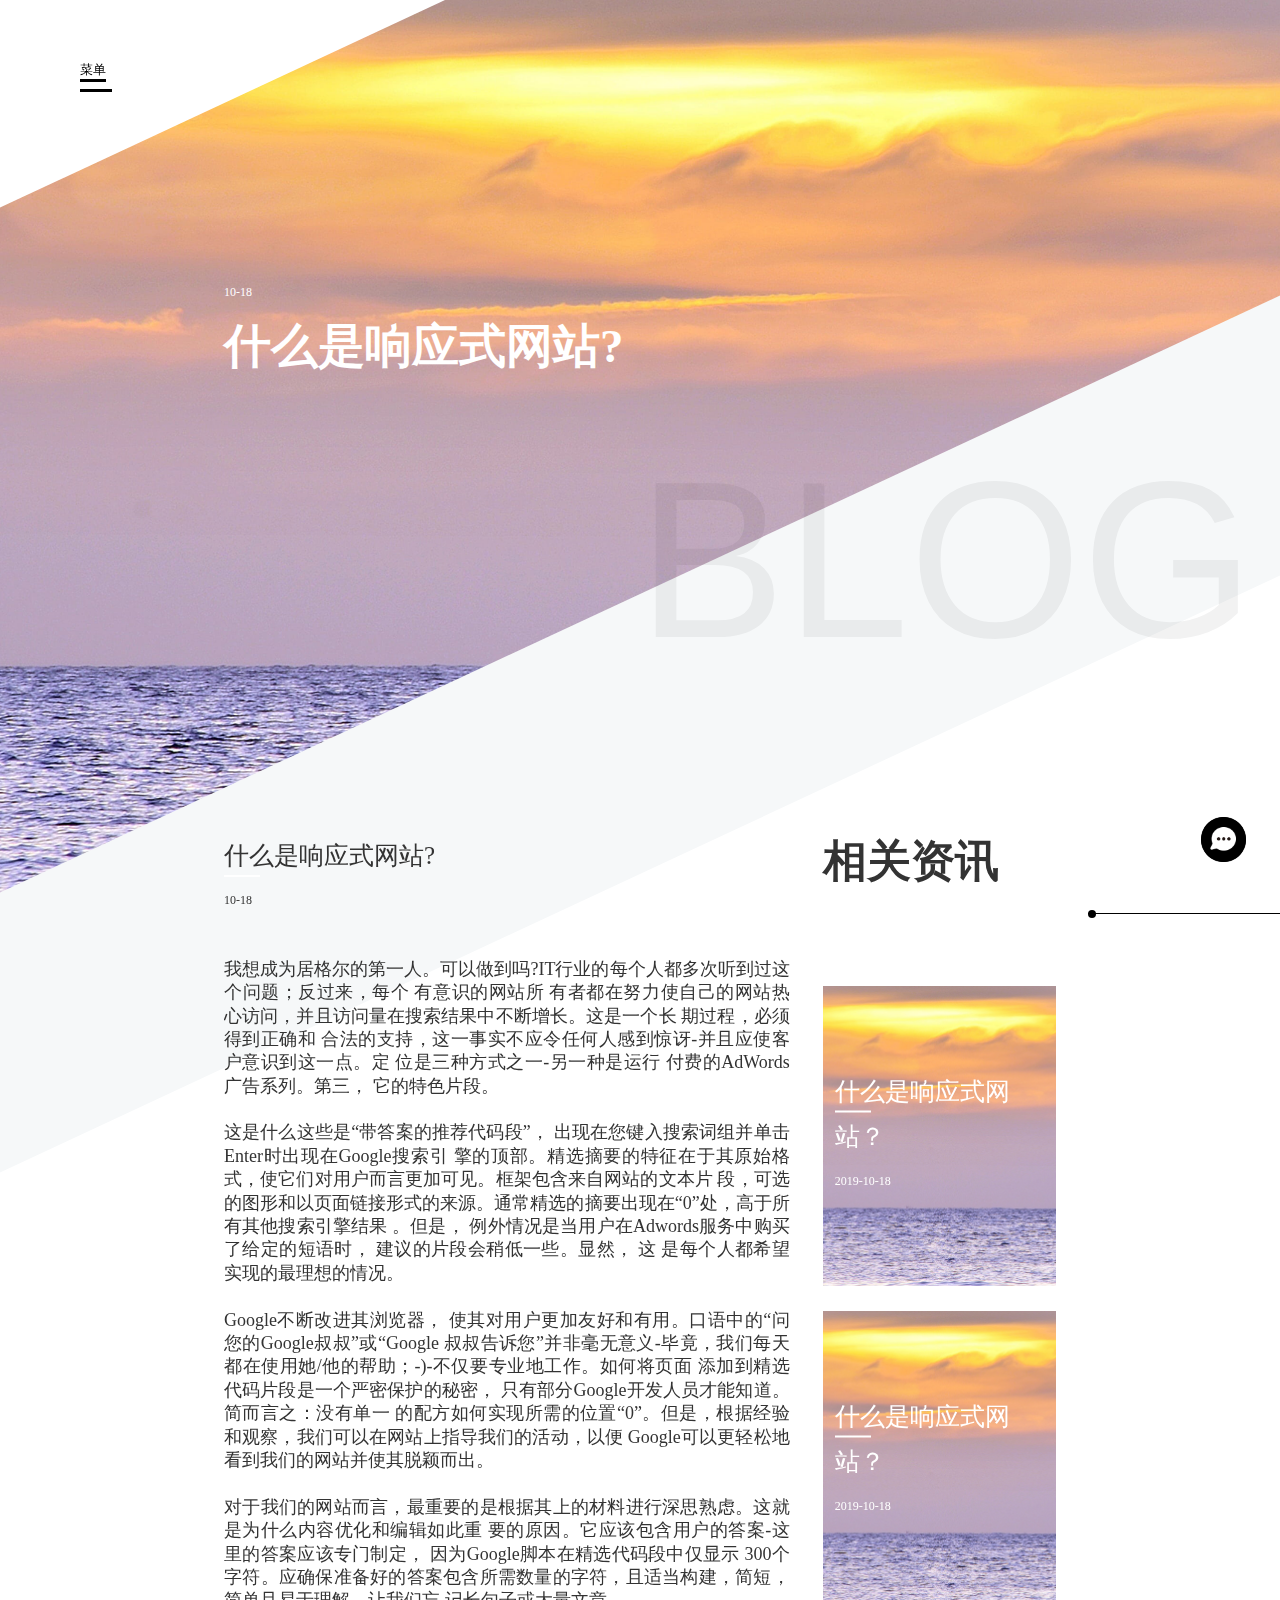
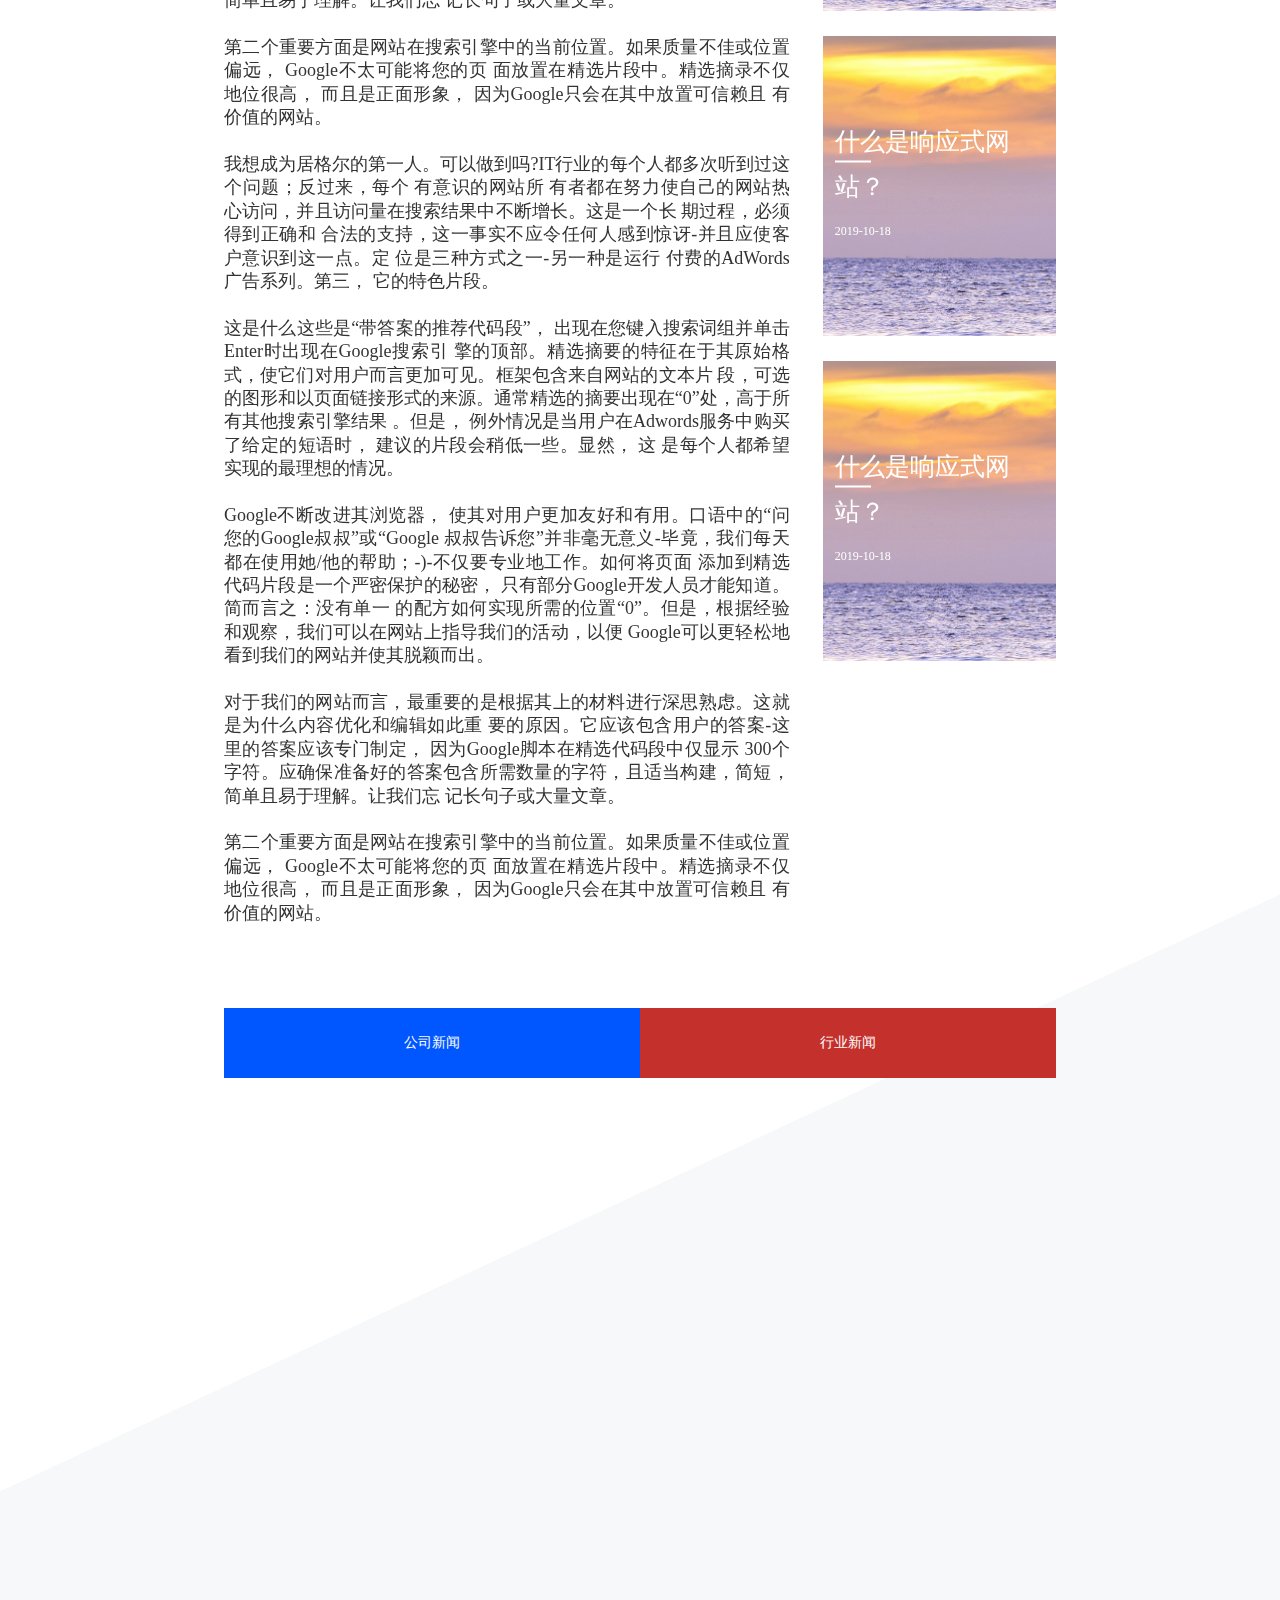
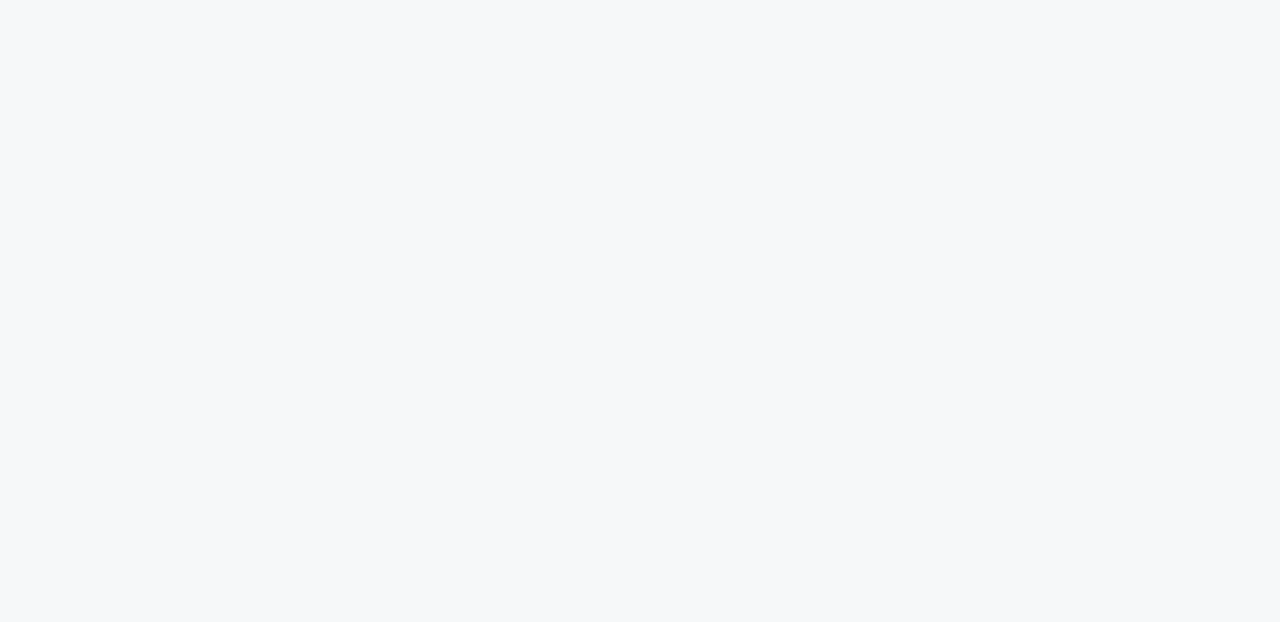
<file: news-detail.html>
<!DOCTYPE html>
<html lang="en">

<head>
    <meta http-equiv="Content-Type" content="text/html; charset=UTF-8" />
    <meta http-equiv="content-language" content="zh-CN" />
    <meta name="viewport" content="width=device-width,initial-scale=1.0,user-scalable=no" />
    <meta name="apple-mobile-web-app-capable" content="yes" />
    <meta name="apple-mobile-web-app-status-bar-style" content="black" />
    <meta name="format-detection" content="telephone=no" />
    <meta name="Keywords" content="网站设计" />
    <meta name="Description" content="网站设计" />
    <meta name="author" content="" />
    <meta name="renderer" content="webkit">
    <meta http-equiv="X-UA-Compatible" content="IE=Edge,chrome=1">
    <title>网站设计</title>
    <link rel="icon" href="favicon.ico">
    <link rel="stylesheet" href="./css/base.css">
    <link rel="stylesheet" href="./css/news-detail.css">
    <link rel="stylesheet" href="./css/swiper.css">
    <link rel="stylesheet" href="./css/animate.min.css">
</head>

<body class="setcolor">
    <div class="menu loaded">
        <button class="menu-button">
            <p>菜单</p>
            <span></span>
        </button>
    </div>
    <div class="contact-widget">
        <button class="contact-widget__button">
            <img src="./images/contact.png" alt="">
        </button>
        <div id="contact-widget__body">
            <div class="contact-widget__body__details">
                <a class="contact-widget__body__details__detail">
                    <svg width="27" height="27" viewBox="0 0 27 27">
                        <g>
                            <g>
                                <path fill="#6695cc" class="contact-widget__body__details__detail-iconbg"
                                    d="M0 13.5C0 6.044 6.044 0 13.5 0S27 6.044 27 13.5 20.956 27 13.5 27 0 20.956 0 13.5z">
                                </path>
                            </g>
                            <g>
                                <g>
                                    <path fill="#fff"
                                        d="M7.93 11.668c.165.116.66.46 1.489 1.035.828.573 1.462 1.015 1.903 1.325l.308.222c.158.113.288.205.392.276.104.07.23.148.378.236.148.087.287.152.418.195.13.044.252.066.363.066h.015c.11 0 .232-.022.363-.066.13-.043.27-.108.417-.195.148-.088.274-.166.378-.236.104-.07.235-.163.392-.276l.309-.222c.445-.31 1.578-1.097 3.399-2.36a3.45 3.45 0 0 0 .886-.894c.237-.348.356-.714.356-1.096 0-.32-.115-.594-.345-.821a1.123 1.123 0 0 0-.817-.341H7.843c-.373 0-.66.125-.86.377-.202.252-.302.567-.302.944 0 .305.133.636.4.992.265.356.549.635.849.839z">
                                    </path>
                                </g>
                                <g>
                                    <path fill="#fff"
                                        d="M18.97 12.445a150.961 150.961 0 0 0-3.617 2.505c-.276.204-.5.362-.672.476-.172.114-.4.23-.687.349a2.09 2.09 0 0 1-.798.178h-.015a2.09 2.09 0 0 1-.799-.178 4.15 4.15 0 0 1-.686-.349 17.193 17.193 0 0 1-.672-.476c-.654-.479-1.857-1.314-3.61-2.505a3.847 3.847 0 0 1-.733-.632v5.766c0 .32.113.594.341.821.228.228.501.342.82.342h10.692c.32 0 .593-.114.82-.342.228-.227.342-.5.342-.82v-5.767c-.209.232-.45.443-.727.632z">
                                    </path>
                                </g>
                            </g>
                        </g>
                    </svg>
                    <span>2881344520@qq.com</span>
                </a>
                <a class="contact-widget__body__details__detail">
                    <svg width="27" height="27" viewBox="0 0 27 27">
                        <g>
                            <g>
                                <path fill="#66cc6a" class="contact-widget__body__details__detail-iconbg"
                                    d="M0 13.5C0 6.044 6.044 0 13.5 0S27 6.044 27 13.5 20.956 27 13.5 27 0 20.956 0 13.5z">
                                </path>
                            </g>
                            <g>
                                <g>
                                    <g>
                                        <path fill="#fff"
                                            d="M19.59 16.963a.56.56 0 0 1-.171.49l-1.632 1.62a.918.918 0 0 1-.288.208 1.19 1.19 0 0 1-.35.11l-.073.006a1.67 1.67 0 0 1-.16.007c-.155 0-.406-.027-.754-.08-.347-.053-.772-.184-1.275-.393-.503-.208-1.074-.521-1.711-.938-.638-.417-1.317-.99-2.036-1.717a13.441 13.441 0 0 1-1.423-1.62 11.536 11.536 0 0 1-.908-1.428 7.696 7.696 0 0 1-.515-1.19 6.311 6.311 0 0 1-.233-.92 3.038 3.038 0 0 1-.05-.607c.009-.147.013-.229.013-.245.016-.115.053-.231.11-.35a.92.92 0 0 1 .209-.288l1.631-1.631a.54.54 0 0 1 .393-.172c.106 0 .2.03.282.092a.853.853 0 0 1 .208.227l1.313 2.49c.073.13.094.274.061.429a.765.765 0 0 1-.208.393l-.601.6a.205.205 0 0 0-.043.08.303.303 0 0 0-.019.092c.033.172.107.368.221.589.098.196.25.435.454.718.204.282.495.607.87.975.369.376.696.668.982.877.286.208.525.361.718.46.192.098.339.157.441.177l.153.031a.292.292 0 0 0 .08-.018.205.205 0 0 0 .08-.043l.699-.712a.751.751 0 0 1 .515-.196.64.64 0 0 1 .331.074h.013l2.367 1.398c.172.106.274.241.306.405z">
                                        </path>
                                    </g>
                                </g>
                            </g>
                        </g>
                    </svg>
                    <span>+133-3661-9741</span>
                </a>
            </div>
            <button class="btn">

                <svg width="18" height="18" version="1.1" viewBox="0 0 18 18">
                    <path d="M1.46777,0.94409c1.01514,0.58618 15.36768,15.36743 15.36768,15.36743" fill-opacity="0"
                        fill="#ffffff" stroke-dashoffset="0" stroke-linejoin="miter" stroke-linecap="round"
                        stroke-opacity="1" stroke="#ffffff" stroke-miterlimit="50" stroke-width="2"></path>
                    <path d="M16.83545,0.94409c-1.01562,0.58618 -15.36768,15.36743 -15.36768,15.36743" fill-opacity="0"
                        fill="#ffffff" stroke-dashoffset="0" stroke-linejoin="miter" stroke-linecap="round"
                        stroke-opacity="1" stroke="#ffffff" stroke-miterlimit="50" stroke-width="2"></path>
                </svg>
            </button>
        </div>
    </div>
    <!-- 菜单 -->
    <section class="newMenu" id="newMenu">
        <div class="menu__corner">
            <img src="./images/caidan/6.png" alt="">
        </div>

        <div class="menu__wrapper">
            <div class="menu__cols">
                <a href="./index.html" class="menu__col"
                    style="background-image: url('./images/caidan/img2.png');background-size:100% 100%">
                    <h2 class="col__heading">
                        首页
                    </h2>
                    <div class="case-image">
                    </div>
                </a>
                <a href="./project.html" class="menu__col" style="background-image: url('./images/caidan/img3.png');">
                    <h2 class="col__heading">
                        案例
                    </h2>
                    <div class="case-image">
                    </div>
                </a>
                <a href="./componey.html" class="menu__col" style="background-image: url('./images/caidan/img1.png');">
                    <h2 class="col__heading">
                        关于我们
                    </h2>
                    <div class="case-image">
                    </div>
                </a>
                <a href="./news.html" class="menu__col" style="background-image: url('./images/caidan/img4.png');">
                    <h2 class="col__heading">
                        新闻资讯
                    </h2>
                    <div class="case-image">
                    </div>
                </a>
                <a href="./contact.html" class="menu__col" style="background-image: url('./images/caidan/img5.png');">
                    <h2 class="col__heading">
                        联系我们
                    </h2>
                    <div class="case-image">
                    </div>
                </a>
            </div>
        </div>

    </section>
    <div class="wrapper">
        <div class="lastest_post">
            <div class="last_post" style="background:url(./images/news/1.png);background-size:cover">
                <div class="container">
                    <article class="last_post_content">
                        <p class="time_views">10-18</p>
                        <h4>什么是响应式网站?</h4>
                    </article>
                </div>
            </div>
            <div class="skew"></div>
        </div>
        <div class="main_3_posts single-blog l2 aniview" av-animation="fadeInUp">
            <div class="single-line line"></div>
            <div class="container ">
                <div class="post-wrapper">
                    <div class="single-post_title post-single">
                        <h2 class="post_title c l2">什么是响应式网站?</h2>
                        <p class="time_views">10-18</p>
                    </div>
                    <div class="single-content">
                        我想成为居格尔的第一人。可以做到吗?IT行业的每个人都多次听到过这个问题；反过来，每个
                        有意识的网站所

                        有者都在努力使自己的网站热心访问，并且访问量在搜索结果中不断增长。这是一个长
                        期过程，必须得到正确和

                        合法的支持，这一事实不应令任何人感到惊讶-并且应使客户意识到这一点。定
                        位是三种方式之一-另一种是运行

                        付费的AdWords广告系列。第三， 它的特色片段。
                        <br><br>
                        这是什么这些是“带答案的推荐代码段”， 出现在您键入搜索词组并单击Enter时出现在Google搜索引
                        擎的顶部。精选摘要的特征在于其原始格式，使它们对用户而言更加可见。框架包含来自网站的文本片
                        段，可选的图形和以页面链接形式的来源。通常精选的摘要出现在“0”处，高于所有其他搜索引擎结果
                        。但是， 例外情况是当用户在Adwords服务中购买了给定的短语时， 建议的片段会稍低一些。显然， 这
                        是每个人都希望实现的最理想的情况。
                        <br><br>
                        Google不断改进其浏览器， 使其对用户更加友好和有用。口语中的“问您的Google叔叔”或“Google
                        叔叔告诉您”并非毫无意义-毕竟，我们每天都在使用她/他的帮助；-)-不仅要专业地工作。如何将页面
                        添加到精选代码片段是一个严密保护的秘密， 只有部分Google开发人员才能知道。简而言之：没有单一
                        的配方如何实现所需的位置“0”。但是，根据经验和观察，我们可以在网站上指导我们的活动，以便
                        Google可以更轻松地看到我们的网站并使其脱颖而出。

                        <br><br>
                        对于我们的网站而言，最重要的是根据其上的材料进行深思熟虑。这就是为什么内容优化和编辑如此重
                        要的原因。它应该包含用户的答案-这里的答案应该专门制定， 因为Google脚本在精选代码段中仅显示
                        300个字符。应确保准备好的答案包含所需数量的字符，且适当构建，简短，简单且易于理解。让我们忘
                        记长句子或大量文章。

                        <br><br>
                        第二个重要方面是网站在搜索引擎中的当前位置。如果质量不佳或位置偏远， Google不太可能将您的页
                        面放置在精选片段中。精选摘录不仅地位很高， 而且是正面形象， 因为Google只会在其中放置可信赖且
                        有价值的网站。
                        <br><br>
                        我想成为居格尔的第一人。可以做到吗?IT行业的每个人都多次听到过这个问题；反过来，每个
                        有意识的网站所

                        有者都在努力使自己的网站热心访问，并且访问量在搜索结果中不断增长。这是一个长
                        期过程，必须得到正确和

                        合法的支持，这一事实不应令任何人感到惊讶-并且应使客户意识到这一点。定
                        位是三种方式之一-另一种是运行

                        付费的AdWords广告系列。第三， 它的特色片段。
                        <br><br>
                        这是什么这些是“带答案的推荐代码段”， 出现在您键入搜索词组并单击Enter时出现在Google搜索引
                        擎的顶部。精选摘要的特征在于其原始格式，使它们对用户而言更加可见。框架包含来自网站的文本片
                        段，可选的图形和以页面链接形式的来源。通常精选的摘要出现在“0”处，高于所有其他搜索引擎结果
                        。但是， 例外情况是当用户在Adwords服务中购买了给定的短语时， 建议的片段会稍低一些。显然， 这
                        是每个人都希望实现的最理想的情况。
                        <br><br>
                        Google不断改进其浏览器， 使其对用户更加友好和有用。口语中的“问您的Google叔叔”或“Google
                        叔叔告诉您”并非毫无意义-毕竟，我们每天都在使用她/他的帮助；-)-不仅要专业地工作。如何将页面
                        添加到精选代码片段是一个严密保护的秘密， 只有部分Google开发人员才能知道。简而言之：没有单一
                        的配方如何实现所需的位置“0”。但是，根据经验和观察，我们可以在网站上指导我们的活动，以便
                        Google可以更轻松地看到我们的网站并使其脱颖而出。

                        <br><br>
                        对于我们的网站而言，最重要的是根据其上的材料进行深思熟虑。这就是为什么内容优化和编辑如此重
                        要的原因。它应该包含用户的答案-这里的答案应该专门制定， 因为Google脚本在精选代码段中仅显示
                        300个字符。应确保准备好的答案包含所需数量的字符，且适当构建，简短，简单且易于理解。让我们忘
                        记长句子或大量文章。

                        <br><br>
                        第二个重要方面是网站在搜索引擎中的当前位置。如果质量不佳或位置偏远， Google不太可能将您的页
                        面放置在精选片段中。精选摘录不仅地位很高， 而且是正面形象， 因为Google只会在其中放置可信赖且
                        有价值的网站。
                        <br><br>
                    </div>
                </div>
                <div class="sidebar-wrapper sidebar">
                    <h3 class="sidebar-more">相关资讯</h3>
                    <div class="main_post l2"><a href="">
                            <div class="post_bg" style="background:url(./images/news/1.png) 0% 0% /100%;">
                            </div>
                            <div class="post_overlay"></div>
                            <div class="post_content">
                                <h2 class="post_title">什么是响应式网站？</h2>
                                <p class="time_views">2019-10-18</p>

                            </div>
                            <div class="underline"></div>
                        </a></div>
                    <div class="main_post l2"><a href="">
                            <div class="post_bg" style="background:url(./images/news/1.png) 0% 0% /100%;">
                            </div>
                            <div class="post_overlay"></div>
                            <div class="post_content">
                                <h2 class="post_title">什么是响应式网站？</h2>
                                <p class="time_views">2019-10-18</p>

                            </div>
                            <div class="underline"></div>
                        </a></div>
                    <div class="main_post l2"><a href="">
                            <div class="post_bg" style="background:url(./images/news/1.png) 0% 0% /100%;">
                            </div>
                            <div class="post_overlay"></div>
                            <div class="post_content">
                                <h2 class="post_title">什么是响应式网站？</h2>
                                <p class="time_views">2019-10-18</p>

                            </div>
                            <div class="underline"></div>
                        </a></div>
                    <div class="main_post l2"><a href="">
                            <div class="post_bg" style="background:url(./images/news/1.png) 0% 0% /100%;">
                            </div>
                            <div class="post_overlay"></div>
                            <div class="post_content">
                                <h2 class="post_title">什么是响应式网站？</h2>
                                <p class="time_views">2019-10-18</p>

                            </div>
                            <div class="underline"></div>
                        </a></div>
                </div>
                <div class="socialmedia aniview" av-animation="fadeInUp">
                    <a href="./news-choose.html" class="behance sm">
                        公司新闻
                    </a>
                    <a href="./news-choose.html" class="youtube sm">
                        行业新闻
                    </a>
                </div>
            </div>
        </div>
        <div class="news aniview" av-animation="fadeInUp">
            <div class="news-container clearfix">
                <p class="back">返回</p>
                <div class="main_post l2"><a href="">
                        <div class="post_bg" style="background:url(./images/news/1.png) 0% 0% /100%;">
                        </div>
                        <div class="post_overlay"></div>
                        <div class="post_content">

                            <p class="time_views">2019-10-18</p>
                            <h2 class="post_title">什么是响应式网站？</h2>
                        </div>
                        <div class="underline"></div>
                    </a></div>
                <div class="main_post l2"><a href="">
                        <div class="post_bg" style="background:url(./images/news/1.png) 0% 0% /100%;">
                        </div>
                        <div class="post_overlay"></div>
                        <div class="post_content">

                            <p class="time_views">2019-10-18</p>
                            <h2 class="post_title">什么是响应式网站？</h2>
                        </div>
                        <div class="underline"></div>
                    </a></div>
                <div class="main_post l2"><a href="">
                        <div class="post_bg" style="background:url(./images/news/1.png) 0% 0% /100%;">
                        </div>
                        <div class="post_overlay"></div>
                        <div class="post_content">
                            <p class="time_views">2019-10-18</p>
                            <h2 class="post_title">什么是响应式网站？</h2>
                        </div>
                        <div class="underline"></div>
                    </a></div>
            </div>
            <footer class="active">
                <div class="container">
                    <p class="copyright">
                        Copyright © 宁波穿石网络科技有限公司 All rights reserved&nbsp;&nbsp;&nbsp;<a
                            href="http://www.beian.miit.gov.cn">技术支持：穿石科技</a>
                    </p>
                </div>
            </footer>
        </div>
</body>
<script src="js/jquery-1.11.3.min.js"></script>
<script src="js/swiper.min.js"></script>
<script type="text/javascript" src="./js/jquery.aniview.min.js"></script>
<script src="js/base.js"></script>
</file>
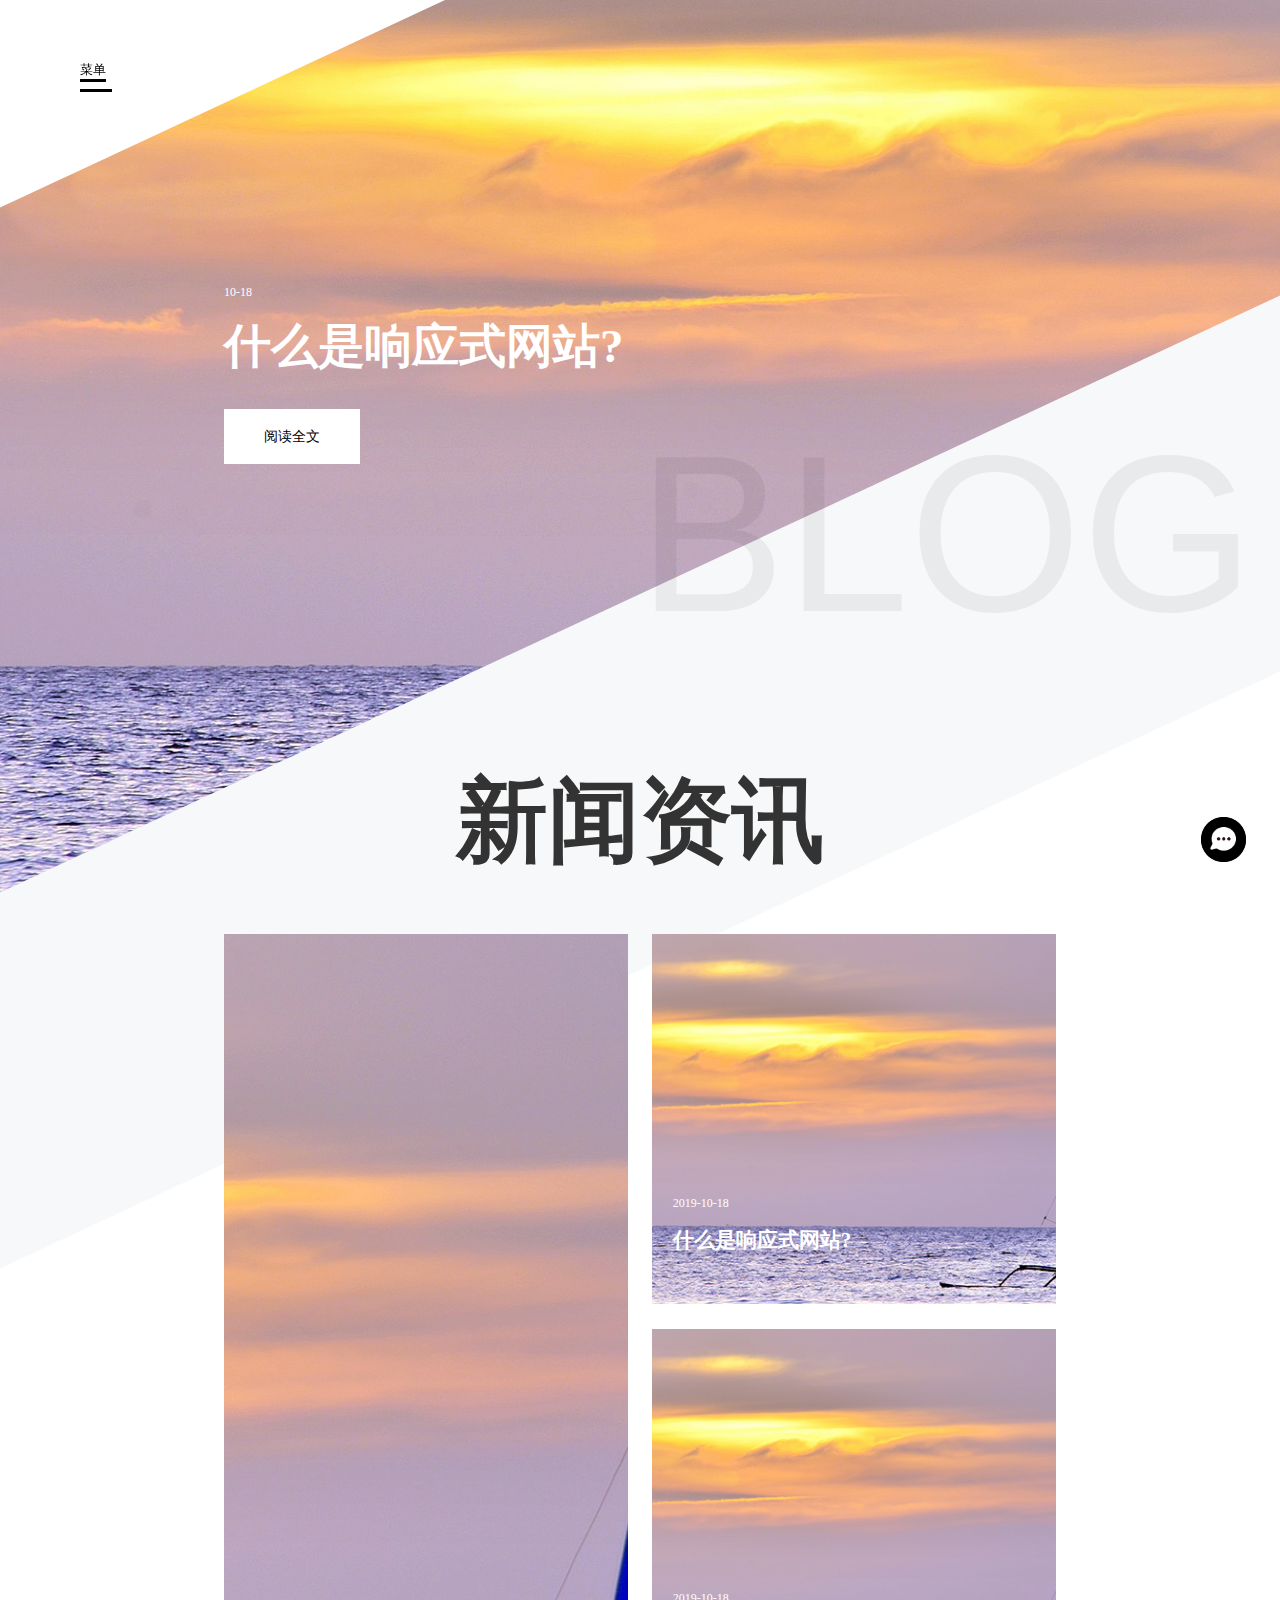
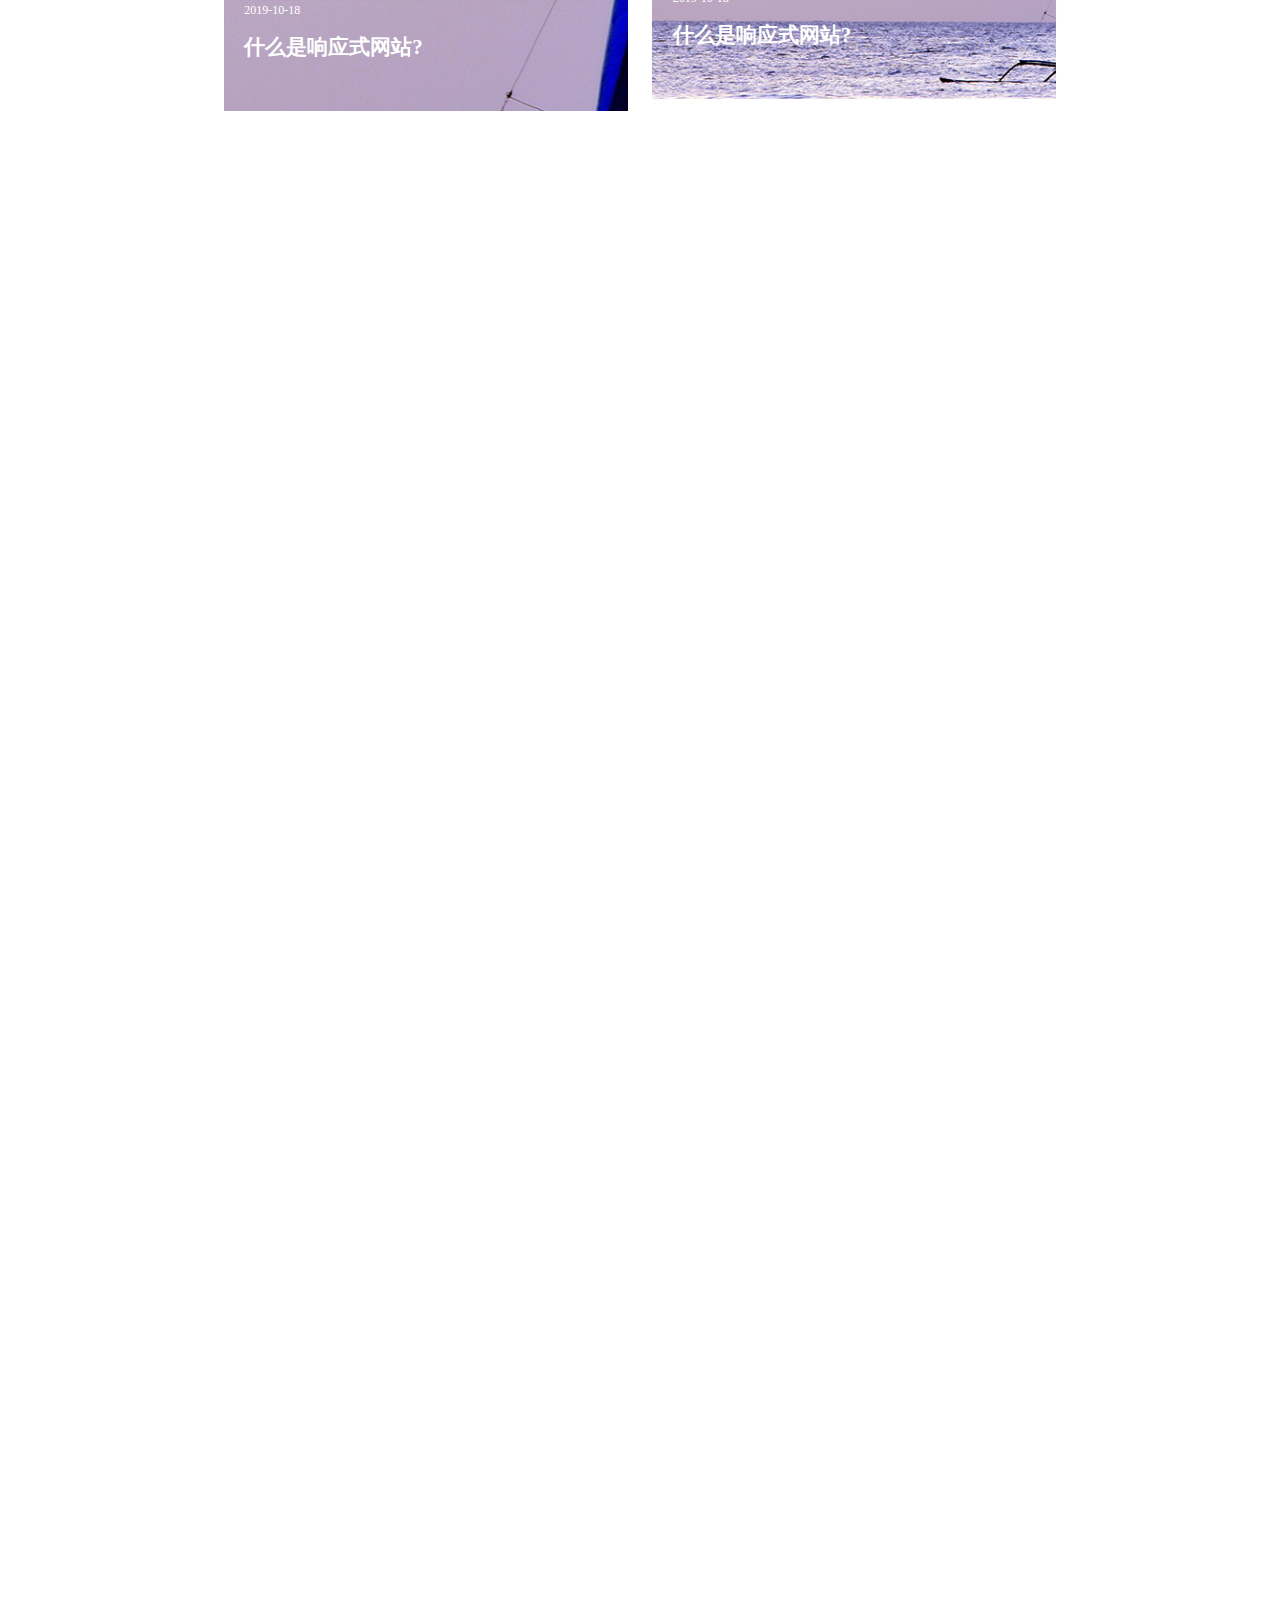
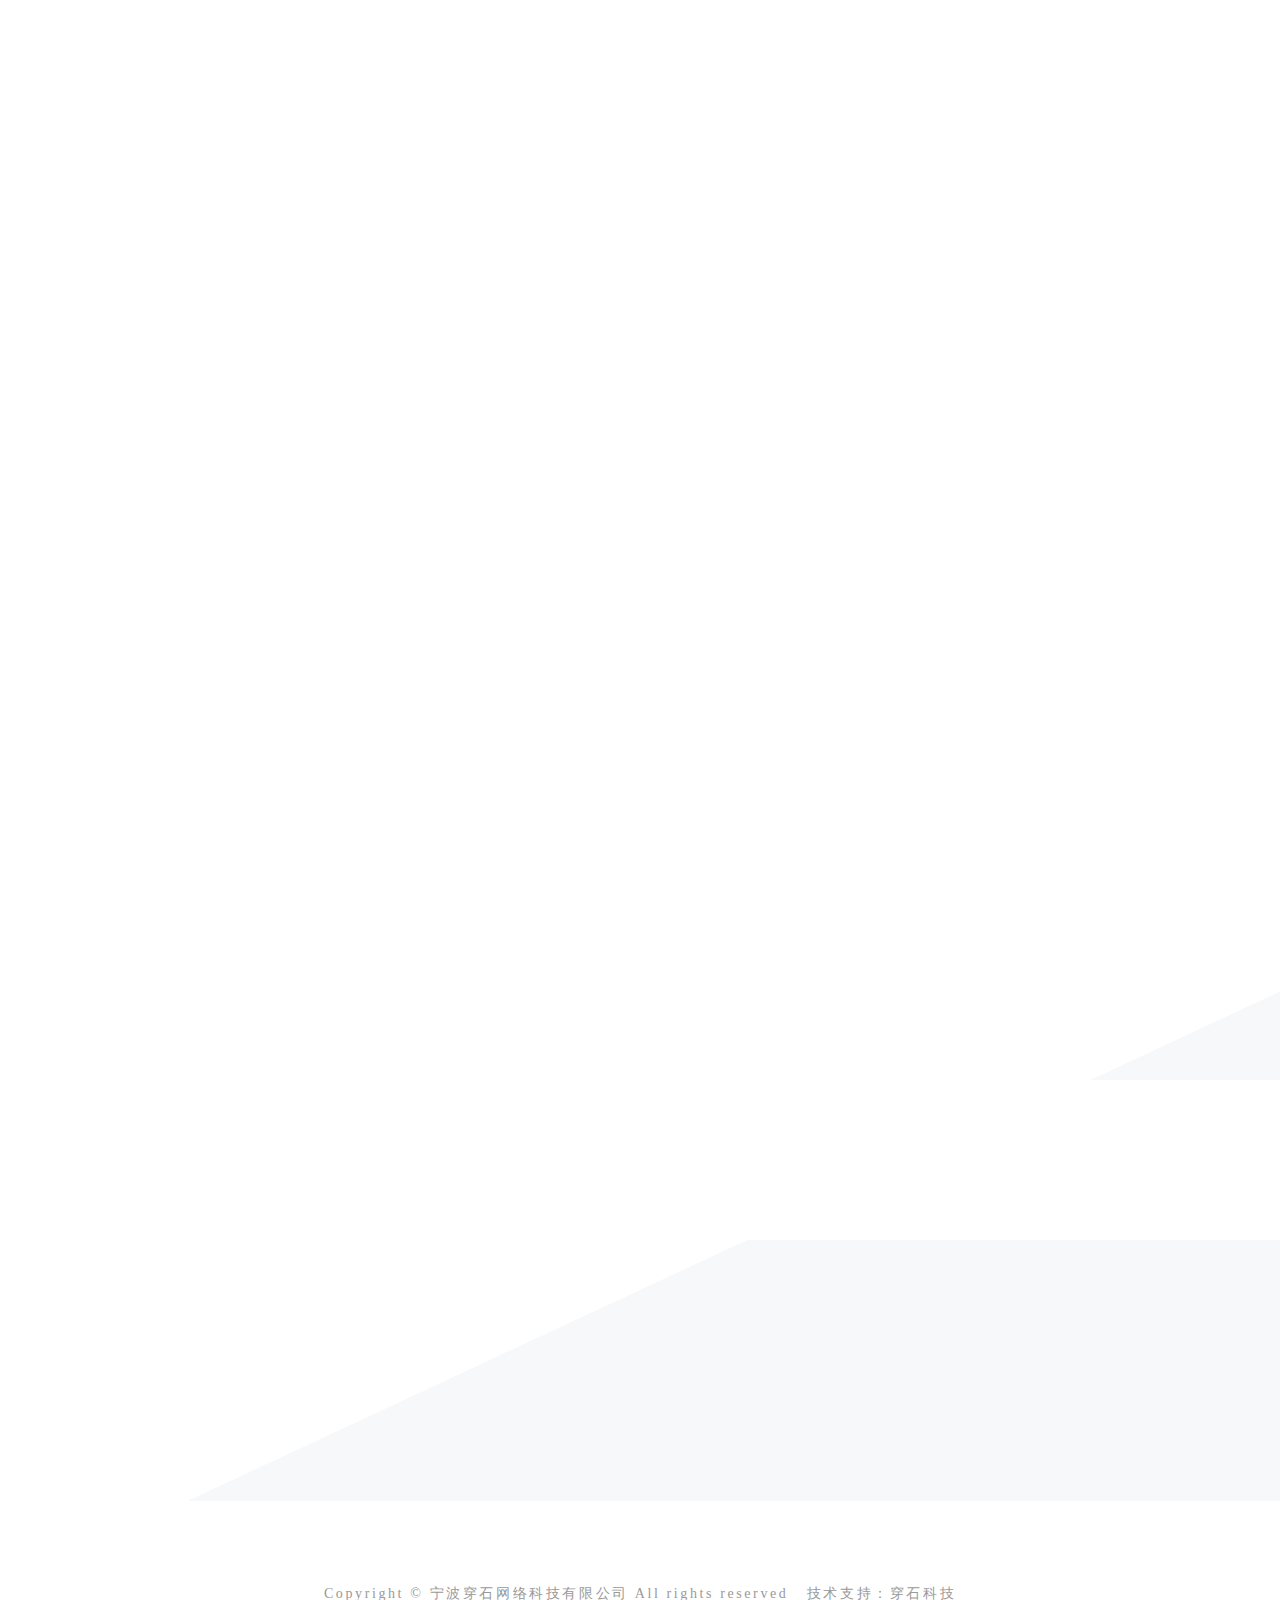
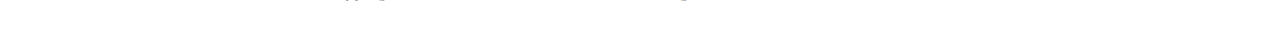
<file: news.html>
<!DOCTYPE html>
<html lang="en">

<head>
    <meta http-equiv="Content-Type" content="text/html; charset=UTF-8" />
    <meta http-equiv="content-language" content="zh-CN" />
    <meta name="viewport" content="width=device-width,initial-scale=1.0,user-scalable=no" />
    <meta name="apple-mobile-web-app-capable" content="yes" />
    <meta name="apple-mobile-web-app-status-bar-style" content="black" />
    <meta name="format-detection" content="telephone=no" />
    <meta name="Keywords" content="网站设计" />
    <meta name="Description" content="网站设计" />
    <meta name="author" content="" />
    <meta name="renderer" content="webkit">
    <meta http-equiv="X-UA-Compatible" content="IE=Edge,chrome=1">
    <title>网站设计</title>
    <link rel="icon" href="favicon.ico">
    <link rel="stylesheet" href="./css/base.css">
    <link rel="stylesheet" href="./css/news.css">
    <link rel="stylesheet" href="./css/swiper.css">
    <link rel="stylesheet" href="./css/animate.min.css">
</head>

<body class="setcolor">
    <div class="menu loaded">
        <button class="menu-button">
            <p>菜单</p>
            <span></span>
        </button>
    </div>
    <div class="contact-widget">
        <button class="contact-widget__button">
            <img src="./images/contact.png" alt="">
        </button>
        <div id="contact-widget__body">
            <div class="contact-widget__body__details">
                <a class="contact-widget__body__details__detail">
                    <svg width="27" height="27" viewBox="0 0 27 27">
                        <g>
                            <g>
                                <path fill="#6695cc" class="contact-widget__body__details__detail-iconbg"
                                    d="M0 13.5C0 6.044 6.044 0 13.5 0S27 6.044 27 13.5 20.956 27 13.5 27 0 20.956 0 13.5z">
                                </path>
                            </g>
                            <g>
                                <g>
                                    <path fill="#fff"
                                        d="M7.93 11.668c.165.116.66.46 1.489 1.035.828.573 1.462 1.015 1.903 1.325l.308.222c.158.113.288.205.392.276.104.07.23.148.378.236.148.087.287.152.418.195.13.044.252.066.363.066h.015c.11 0 .232-.022.363-.066.13-.043.27-.108.417-.195.148-.088.274-.166.378-.236.104-.07.235-.163.392-.276l.309-.222c.445-.31 1.578-1.097 3.399-2.36a3.45 3.45 0 0 0 .886-.894c.237-.348.356-.714.356-1.096 0-.32-.115-.594-.345-.821a1.123 1.123 0 0 0-.817-.341H7.843c-.373 0-.66.125-.86.377-.202.252-.302.567-.302.944 0 .305.133.636.4.992.265.356.549.635.849.839z">
                                    </path>
                                </g>
                                <g>
                                    <path fill="#fff"
                                        d="M18.97 12.445a150.961 150.961 0 0 0-3.617 2.505c-.276.204-.5.362-.672.476-.172.114-.4.23-.687.349a2.09 2.09 0 0 1-.798.178h-.015a2.09 2.09 0 0 1-.799-.178 4.15 4.15 0 0 1-.686-.349 17.193 17.193 0 0 1-.672-.476c-.654-.479-1.857-1.314-3.61-2.505a3.847 3.847 0 0 1-.733-.632v5.766c0 .32.113.594.341.821.228.228.501.342.82.342h10.692c.32 0 .593-.114.82-.342.228-.227.342-.5.342-.82v-5.767c-.209.232-.45.443-.727.632z">
                                    </path>
                                </g>
                            </g>
                        </g>
                    </svg>
                    <span>2881344520@qq.com</span>
                </a>
                <a class="contact-widget__body__details__detail">
                    <svg width="27" height="27" viewBox="0 0 27 27">
                        <g>
                            <g>
                                <path fill="#66cc6a" class="contact-widget__body__details__detail-iconbg"
                                    d="M0 13.5C0 6.044 6.044 0 13.5 0S27 6.044 27 13.5 20.956 27 13.5 27 0 20.956 0 13.5z">
                                </path>
                            </g>
                            <g>
                                <g>
                                    <g>
                                        <path fill="#fff"
                                            d="M19.59 16.963a.56.56 0 0 1-.171.49l-1.632 1.62a.918.918 0 0 1-.288.208 1.19 1.19 0 0 1-.35.11l-.073.006a1.67 1.67 0 0 1-.16.007c-.155 0-.406-.027-.754-.08-.347-.053-.772-.184-1.275-.393-.503-.208-1.074-.521-1.711-.938-.638-.417-1.317-.99-2.036-1.717a13.441 13.441 0 0 1-1.423-1.62 11.536 11.536 0 0 1-.908-1.428 7.696 7.696 0 0 1-.515-1.19 6.311 6.311 0 0 1-.233-.92 3.038 3.038 0 0 1-.05-.607c.009-.147.013-.229.013-.245.016-.115.053-.231.11-.35a.92.92 0 0 1 .209-.288l1.631-1.631a.54.54 0 0 1 .393-.172c.106 0 .2.03.282.092a.853.853 0 0 1 .208.227l1.313 2.49c.073.13.094.274.061.429a.765.765 0 0 1-.208.393l-.601.6a.205.205 0 0 0-.043.08.303.303 0 0 0-.019.092c.033.172.107.368.221.589.098.196.25.435.454.718.204.282.495.607.87.975.369.376.696.668.982.877.286.208.525.361.718.46.192.098.339.157.441.177l.153.031a.292.292 0 0 0 .08-.018.205.205 0 0 0 .08-.043l.699-.712a.751.751 0 0 1 .515-.196.64.64 0 0 1 .331.074h.013l2.367 1.398c.172.106.274.241.306.405z">
                                        </path>
                                    </g>
                                </g>
                            </g>
                        </g>
                    </svg>
                    <span>+133-3661-9741</span>
                </a>
            </div>
            <button class="btn">
                <svg width="18" height="18" version="1.1" viewBox="0 0 18 18">
                    <path d="M1.46777,0.94409c1.01514,0.58618 15.36768,15.36743 15.36768,15.36743" fill-opacity="0"
                        fill="#ffffff" stroke-dashoffset="0" stroke-linejoin="miter" stroke-linecap="round"
                        stroke-opacity="1" stroke="#ffffff" stroke-miterlimit="50" stroke-width="2"></path>
                    <path d="M16.83545,0.94409c-1.01562,0.58618 -15.36768,15.36743 -15.36768,15.36743" fill-opacity="0"
                        fill="#ffffff" stroke-dashoffset="0" stroke-linejoin="miter" stroke-linecap="round"
                        stroke-opacity="1" stroke="#ffffff" stroke-miterlimit="50" stroke-width="2"></path>
                </svg>
            </button>
        </div>
    </div>
    <!-- 菜单 -->
    <section class="newMenu" id="newMenu">
        <div class="menu__corner">
            <img src="./images/caidan/6.png" alt="">
        </div>

        <div class="menu__wrapper">
            <div class="menu__cols">
                <a href="./index.html" class="menu__col"
                    style="background-image: url('./images/caidan/img2.png');background-size:100% 100%">
                    <h2 class="col__heading">
                        首页
                    </h2>
                    <div class="case-image">
                    </div>
                </a>
                <a href="./project.html" class="menu__col" style="background-image: url('./images/caidan/img3.png');">
                    <h2 class="col__heading">
                        案例
                    </h2>
                    <div class="case-image">
                    </div>
                </a>
                <a href="./componey.html" class="menu__col" style="background-image: url('./images/caidan/img1.png');">
                    <h2 class="col__heading">
                        关于我们
                    </h2>
                    <div class="case-image">
                    </div>
                </a>
                <a href="./news.html" class="menu__col" style="background-image: url('./images/caidan/img4.png');">
                    <h2 class="col__heading">
                        新闻资讯
                    </h2>
                    <div class="case-image">
                    </div>
                </a>
                <a href="./contact.html" class="menu__col" style="background-image: url('./images/caidan/img5.png');">
                    <h2 class="col__heading">
                        联系我们
                    </h2>
                    <div class="case-image">
                    </div>
                </a>
            </div>
        </div>

    </section>
    <div class="lastest_post">
        <div class="last_post" style="background:url(./images/news/1.png);background-size:cover">
            <div class="container">
                <article class="last_post_content">
                    <p class="time_views">10-18</p>
                    <h4>什么是响应式网站?
                    </h4><a class="read-more" href="./news-detail.html">阅读全文</a>
                </article>
            </div>
        </div>
        <div class="skew"></div>
    </div>

    <div class="main_3_posts l2 aniview" av-animation="fadeInUp">
        <h1 class="webblog c l2">新闻资讯</h1>
        <div class="container first_3">
            <div class="main_post l2"><a href="./news-detail.html">
                    <div class="post_bg" style="background:url(./images/news/img1.png) 0% 0% /100%;">
                    </div>
                    <div class="post_overlay"></div>
                    <div class="post_content">
                        <p class="time_views">2019-10-18</p>
                        <h2 class="post_title">什么是响应式网站?</h2>
                    </div>
                    <div class="underline"></div>
                </a></div>
            <div class="main_post l2"><a href="./news-detail.html">
                    <div class="post_bg" style="background:url(./images/news/img2.png) 0% 0% /100%;">
                    </div>
                    <div class="post_overlay"></div>
                    <div class="post_content">
                        <p class="time_views">2019-10-18</p>
                        <h2 class="post_title">什么是响应式网站?</h2>
                    </div>
                    <div class="underline"></div>
                </a></div>
            <div class="main_post l2"><a href="./news-detail.html">
                    <div class="post_bg" style="background:url(./images/news/img2.png) 0% 0% /100%;">
                    </div>
                    <div class="post_overlay"></div>
                    <div class="post_content">
                        <p class="time_views">2019-10-18</p>
                        <h2 class="post_title">什么是响应式网站?</h2>
                    </div>
                    <div class="underline"></div>
                </a></div>
        </div>
        <div class="container socialmedia aniview" av-animation="fadeIn">

            <a href="./news-choose.html" class="behance sm">
                公司新闻
            </a>
            <a href="./news-choose.html" class="youtube sm">
                行业新闻
            </a>
        </div>
        <div class="container all_posts aniview" av-animation="fadeInUp">
            <div class="main_post all-posts l2">
                <a href="./news-detail.html">
                    <div class="post_bg" style="background:url(./images/news/img3.png) 0% 0% /100%;">
                        <div class="post_overlay"></div>
                        <div class="post_content">
                            <p class="time_views">2019-10-18</p>
                            <h2 class="post_title">什么是响应式网站?</h2>
                        </div>
                        <div class="underline"></div>
                    </div>
                </a>
            </div>

            <div class="main_post all-posts l2">
                <a href="./news-detail.html">
                    <div class="post_bg" style="background:url(./images/news/img3.png) 0% 0% /100%;">
                        <div class="post_overlay"></div>
                        <div class="post_content">
                            <p class="time_views">2019-10-18</p>
                            <h2 class="post_title">什么是响应式网站?</h2>
                        </div>
                        <div class="underline"></div>
                    </div>
                </a>
            </div>

            <div class="main_post all-posts l2">
                <a href="./news-detail.html">
                    <div class="post_bg" style="background:url(./images/news/img3.png) 0% 0% /100%;">
                        <div class="post_overlay"></div>
                        <div class="post_content">
                            <p class="time_views">2019-10-18</p>
                            <h2 class="post_title">什么是响应式网站?</h2>
                        </div>
                        <div class="underline"></div>
                    </div>
                </a>
            </div>

            <div class="main_post all-posts l2">
                <a href="./news-detail.html">
                    <div class="post_bg" style="background:url(./images/news/img3.png) 0% 0% /100%;">
                        <div class="post_overlay"></div>
                        <div class="post_content">
                            <p class="time_views">2019-10-18</p>
                            <h2 class="post_title">什么是响应式网站?</h2>
                        </div>
                        <div class="underline"></div>
                    </div>
                </a>
            </div>

            <div class="main_post all-posts l2">
                <a href="./news-detail.html">
                    <div class="post_bg" style="background:url(./images/news/img3.png) 0% 0% /100%;">
                        <div class="post_overlay"></div>
                        <div class="post_content">
                            <p class="time_views">2019-10-18</p>
                            <h2 class="post_title">什么是响应式网站?</h2>
                        </div>
                        <div class="underline"></div>
                    </div>
                </a>
            </div>

            <div class="main_post all-posts l2">
                <a href="./news-detail.html">
                    <div class="post_bg" style="background:url(./images/news/img3.png) 0% 0% /100%;">
                        <div class="post_overlay"></div>
                        <div class="post_content">
                            <p class="time_views">2019-10-18</p>
                            <h2 class="post_title">什么是响应式网站?</h2>
                        </div>
                        <div class="underline"></div>
                    </div>
                </a>
            </div>

            <div class="main_post all-posts l2">
                <a href="./news-detail.html">
                    <div class="post_bg" style="background:url(./images/news/img3.png) 0% 0% /100%;">
                        <div class="post_overlay"></div>
                        <div class="post_content">
                            <p class="time_views">2019-10-18</p>
                            <h2 class="post_title">什么是响应式网站?</h2>
                        </div>
                        <div class="underline"></div>
                    </div>
                </a>
            </div>

            <div class="main_post all-posts l2">
                <a href="./news-detail.html">
                    <div class="post_bg" style="background:url(./images/news/img3.png) 0% 0% /100%;">
                        <div class="post_overlay"></div>
                        <div class="post_content">
                            <p class="time_views">2019-10-18</p>
                            <h2 class="post_title">什么是响应式网站?</h2>
                        </div>
                        <div class="underline"></div>
                    </div>
                </a>
            </div>

            <div class="main_post all-posts l2">
                <a href="./news-detail.html">
                    <div class="post_bg" style="background:url(./images/news/img3.png) 0% 0% /100%;">
                        <div class="post_overlay"></div>
                        <div class="post_content">
                            <p class="time_views">2019-10-18</p>
                            <h2 class="post_title">什么是响应式网站?</h2>
                        </div>
                        <div class="underline"></div>
                    </div>
                </a>
            </div>

            <div class="main_post all-posts l2">
                <a href="./news-detail.html">
                    <div class="post_bg" style="background:url(./images/news/img3.png) 0% 0% /100%;">
                        <div class="post_overlay"></div>
                        <div class="post_content">
                            <p class="time_views">2019-10-18</p>
                            <h2 class="post_title">什么是响应式网站?</h2>
                        </div>
                        <div class="underline"></div>
                    </div>
                </a>
            </div>

            <div class="main_post all-posts l2">
                <a href="./news-detail.html">
                    <div class="post_bg" style="background:url(./images/news/img3.png) 0% 0% /100%;">
                        <div class="post_overlay"></div>
                        <div class="post_content">
                            <p class="time_views">2019-10-18</p>
                            <h2 class="post_title">什么是响应式网站?</h2>
                        </div>
                        <div class="underline"></div>
                    </div>
                </a>
            </div>

            <div class="main_post all-posts l2">
                <a href="./news-detail.html">
                    <div class="post_bg" style="background:url(./images/news/img3.png) 0% 0% /100%;">
                        <div class="post_overlay"></div>
                        <div class="post_content">
                            <p class="time_views">2019-10-18</p>
                            <h2 class="post_title">什么是响应式网站?</h2>
                        </div>
                        <div class="underline"></div>
                    </div>
                </a>
            </div>


            <div class="pagination">
                <span class="page-numbers">上一页</span>
                <span class="page-numbers active">1</span>
                <span class="page-numbers">2</span>
                <span class="page-numbers dots">…</span>
                <span class="page-numbers">16</span>
                <span class="page-numbers">17</span>
                <span class="page-numbers">下一页</span>
            </div>
        </div>


    </div>
    <div class="site-info--mobile"></div>
    <footer class="active">
        <div class="container">
            <p class="copyright">
                Copyright © 宁波穿石网络科技有限公司 All rights reserved&nbsp;&nbsp;&nbsp;<a
                    href="http://www.beian.miit.gov.cn">技术支持：穿石科技</a>
            </p>
        </div>
    </footer>
</body>
<script src="js/jquery-1.11.3.min.js"></script>
<script src="js/swiper.min.js"></script>
<script type="text/javascript" src="./js/jquery.aniview.min.js"></script>
<script src="js/base.js"></script>
<script>
    $(".page-numbers").click(function () {
        $(".page-numbers").removeClass("active");
        $(this).addClass("active");
    })
</script>
</file>
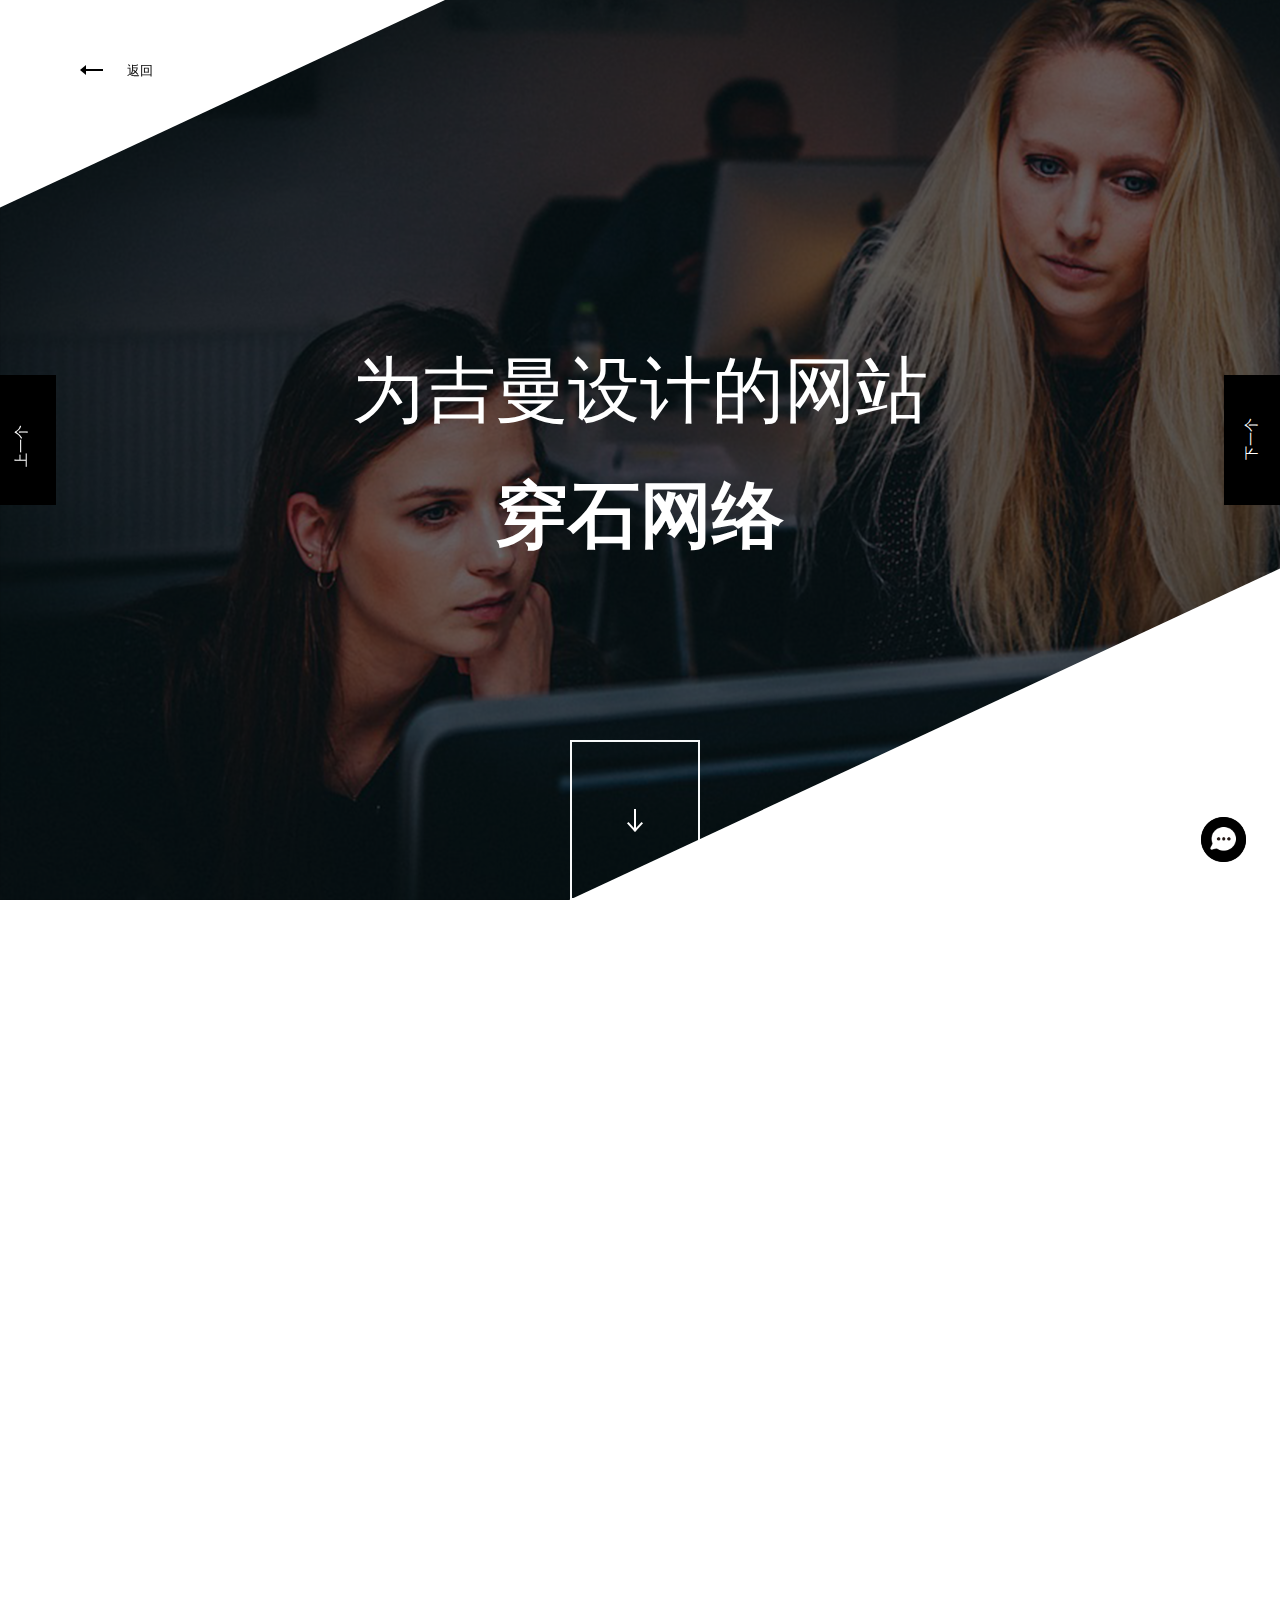
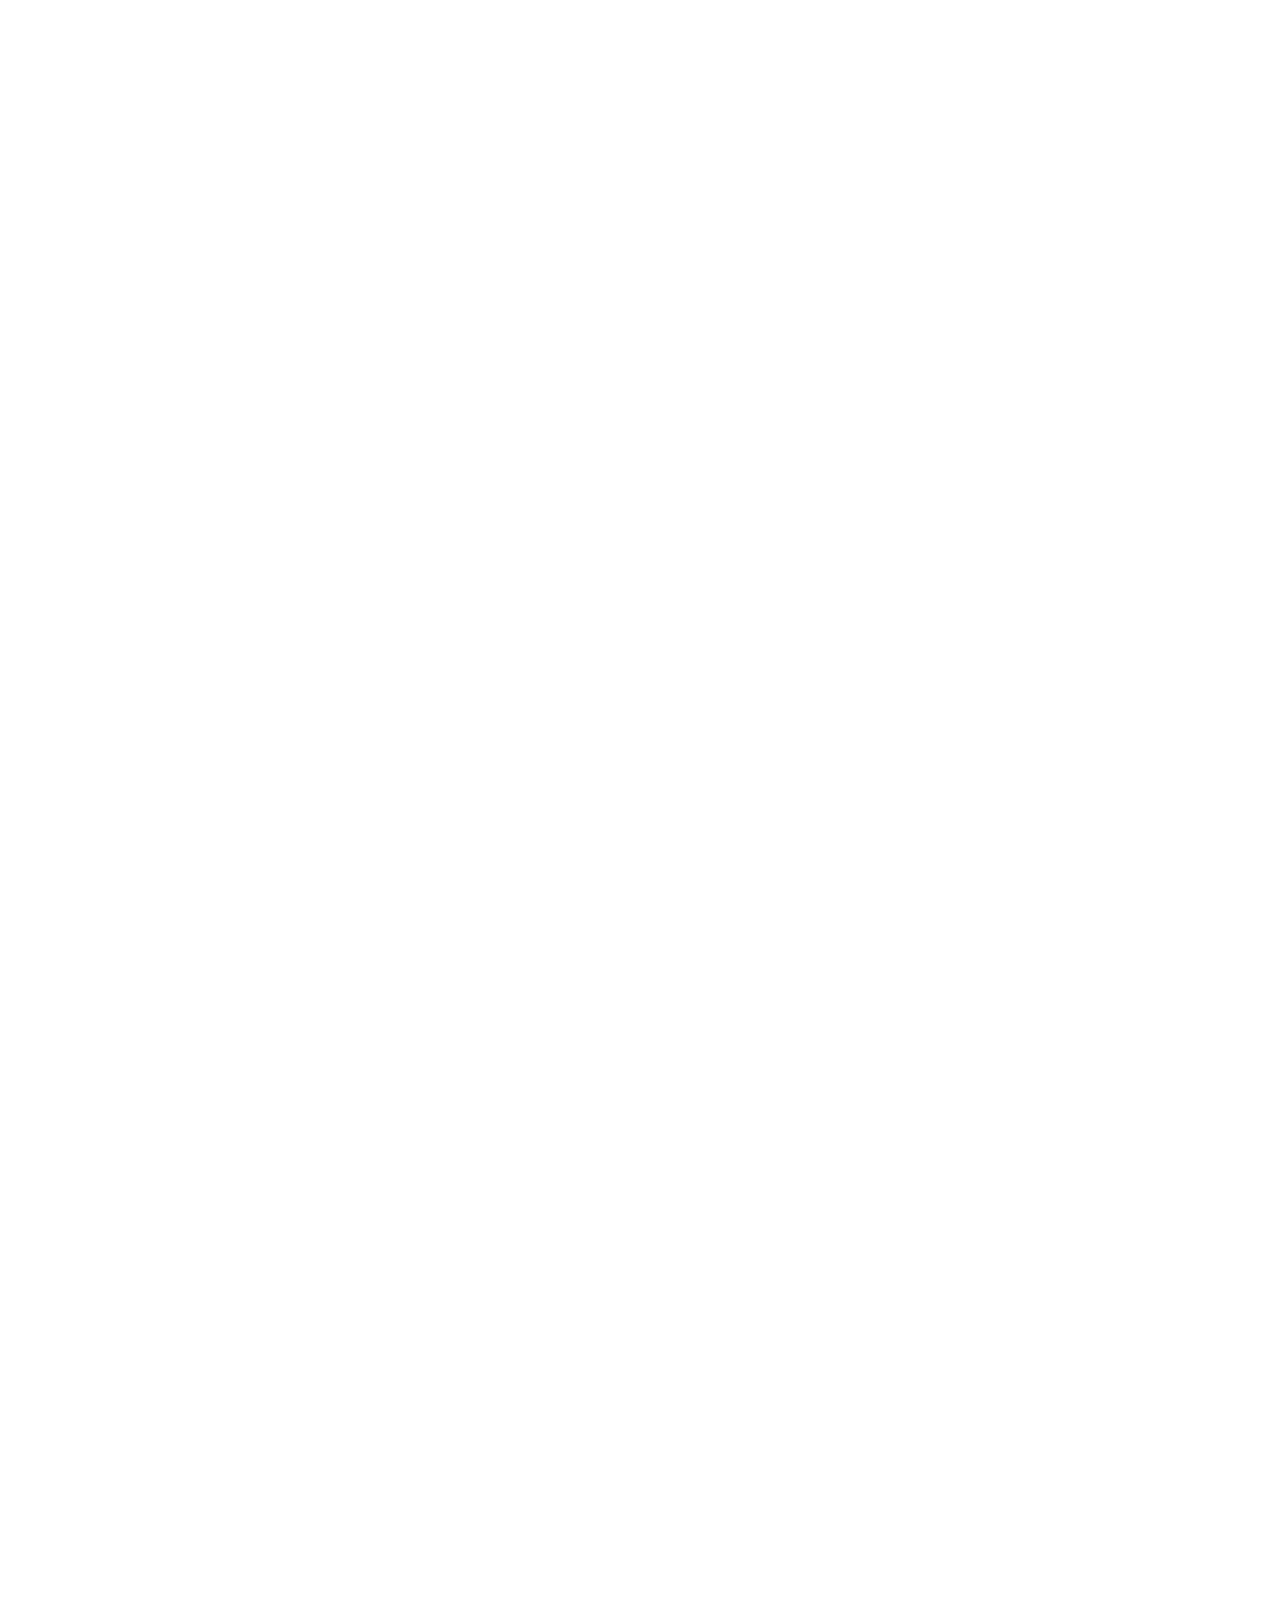
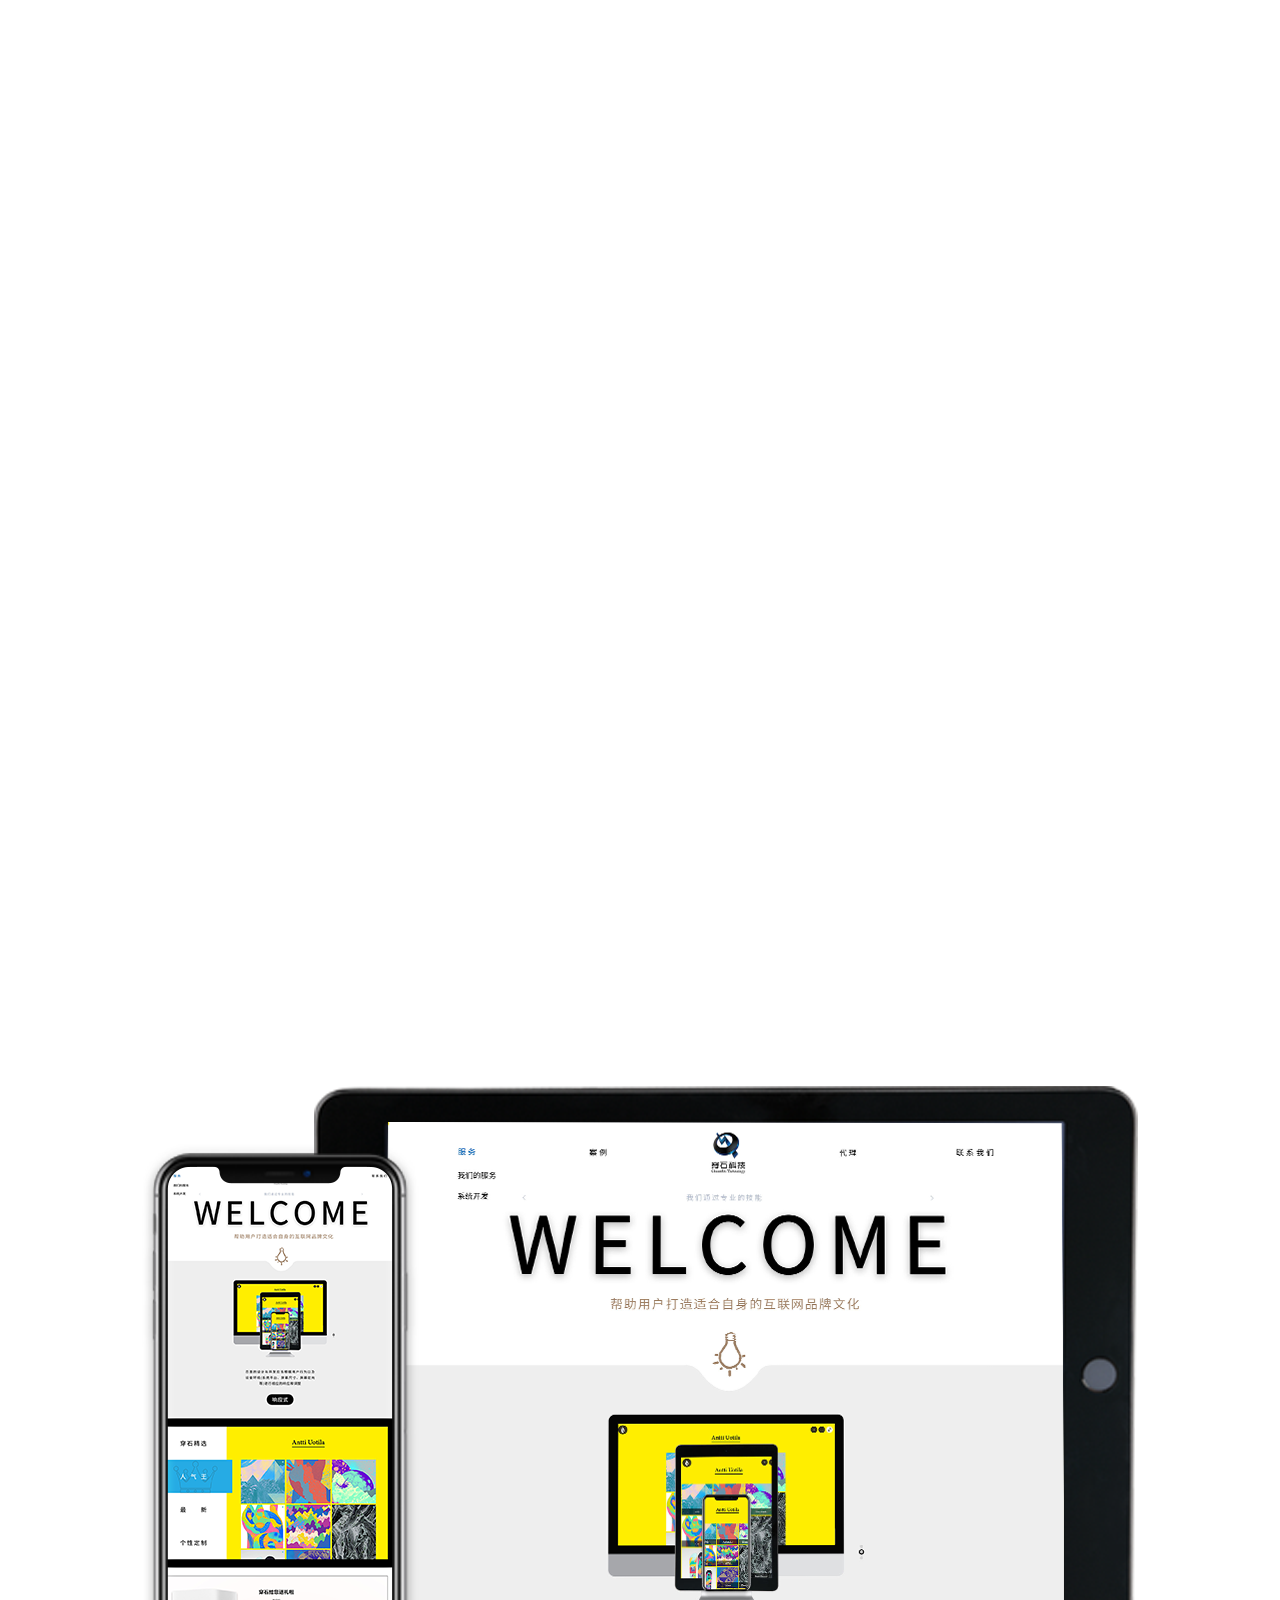
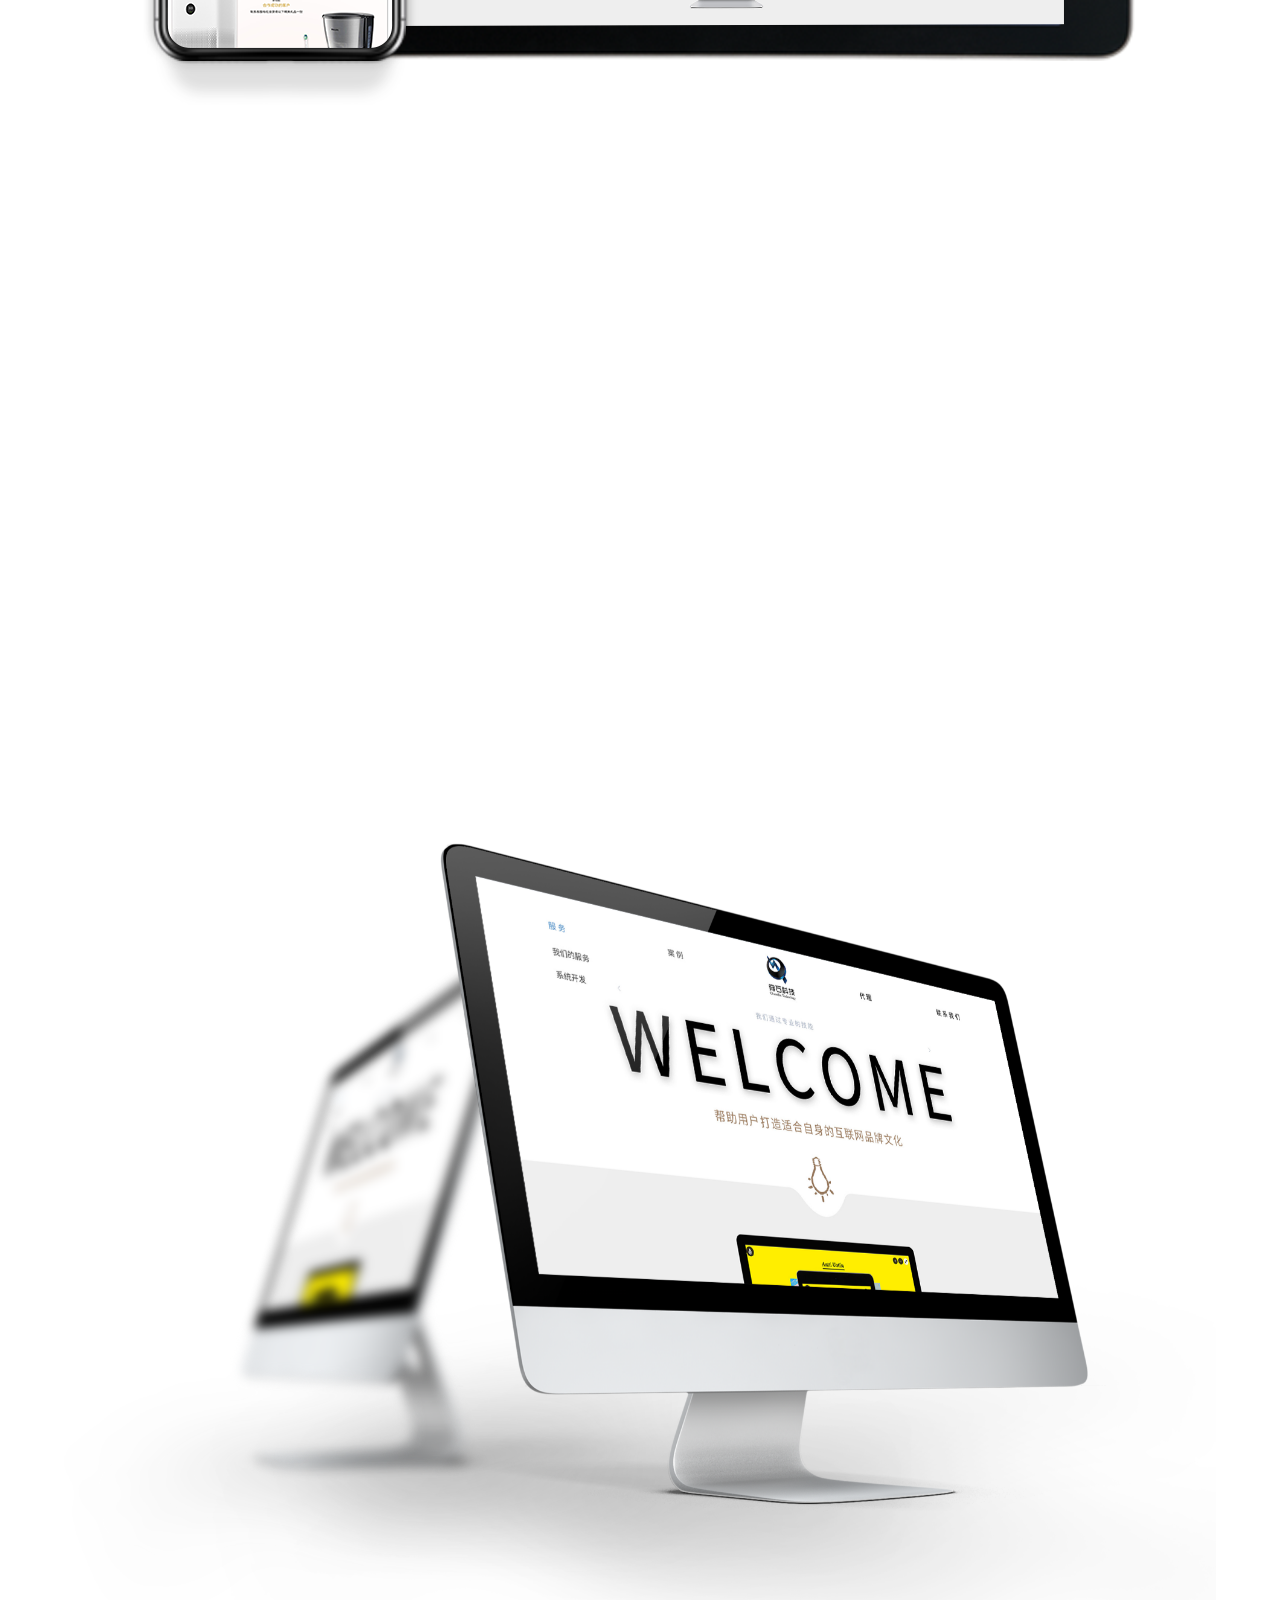
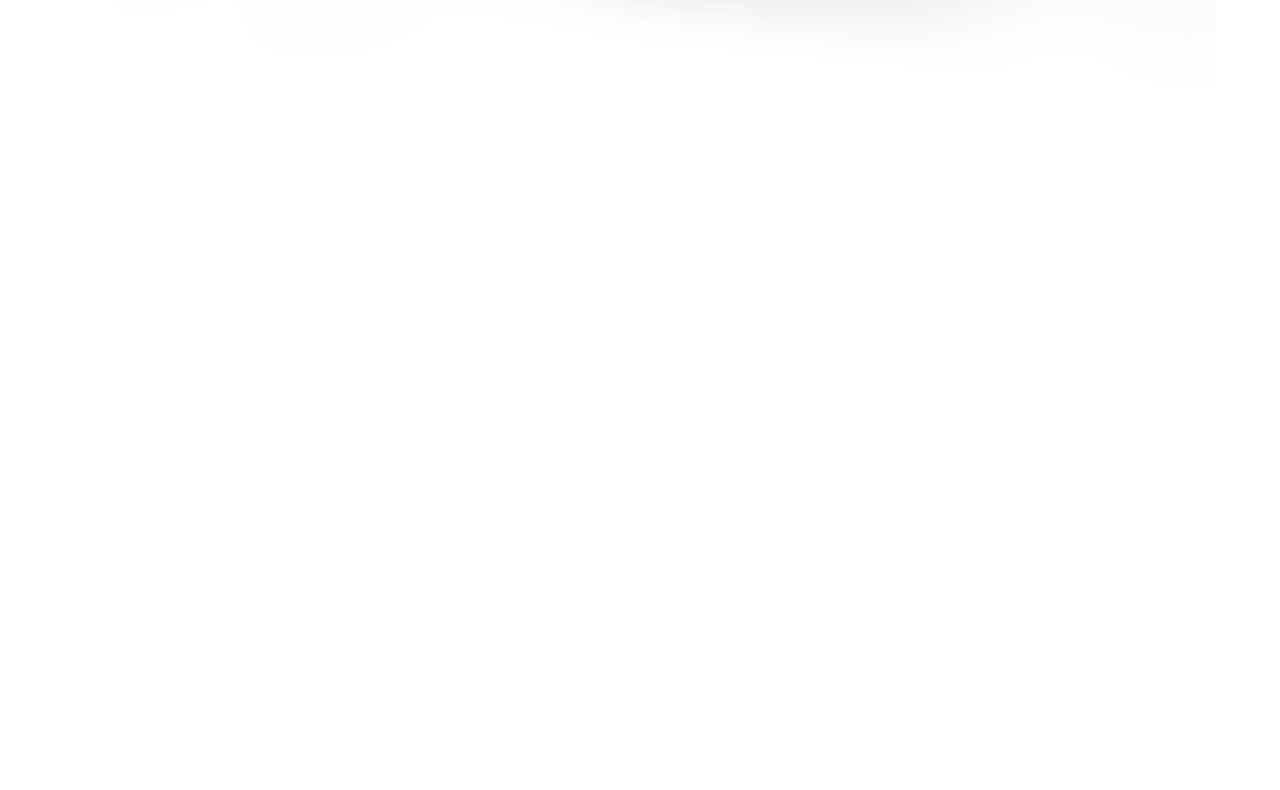
<file: project.html>
<!DOCTYPE html>
<html lang="en">

<head>
    <meta http-equiv="Content-Type" content="text/html; charset=UTF-8" />
    <meta http-equiv="content-language" content="zh-CN" />
    <meta name="viewport" content="width=device-width,initial-scale=1.0,user-scalable=no" />
    <meta name="apple-mobile-web-app-capable" content="yes" />
    <meta name="apple-mobile-web-app-status-bar-style" content="black" />
    <meta name="format-detection" content="telephone=no" />
    <meta name="Keywords" content="网站设计" />
    <meta name="Description" content="网站设计" />
    <meta name="author" content="" />
    <meta name="renderer" content="webkit">
    <meta http-equiv="X-UA-Compatible" content="IE=Edge,chrome=1">
    <title>网站设计</title>
    <link rel="icon" href="favicon.ico">
    <link rel="stylesheet" href="./css/base.css">
    <link rel="stylesheet" href="./css/project.css">
    <link rel="stylesheet" href="./css/swiper.css">
    <link rel="stylesheet" href="./css/animate.min.css">
</head>

<body>
    <div class="contact-widget">
        <button class="contact-widget__button">
            <img src="./images/contact.png" alt="">
        </button>
        <div id="contact-widget__body">
            <div class="contact-widget__body__details">
                <a class="contact-widget__body__details__detail">
                    <svg width="27" height="27" viewBox="0 0 27 27">
                        <g>
                            <g>
                                <path fill="#6695cc" class="contact-widget__body__details__detail-iconbg"
                                    d="M0 13.5C0 6.044 6.044 0 13.5 0S27 6.044 27 13.5 20.956 27 13.5 27 0 20.956 0 13.5z">
                                </path>
                            </g>
                            <g>
                                <g>
                                    <path fill="#fff"
                                        d="M7.93 11.668c.165.116.66.46 1.489 1.035.828.573 1.462 1.015 1.903 1.325l.308.222c.158.113.288.205.392.276.104.07.23.148.378.236.148.087.287.152.418.195.13.044.252.066.363.066h.015c.11 0 .232-.022.363-.066.13-.043.27-.108.417-.195.148-.088.274-.166.378-.236.104-.07.235-.163.392-.276l.309-.222c.445-.31 1.578-1.097 3.399-2.36a3.45 3.45 0 0 0 .886-.894c.237-.348.356-.714.356-1.096 0-.32-.115-.594-.345-.821a1.123 1.123 0 0 0-.817-.341H7.843c-.373 0-.66.125-.86.377-.202.252-.302.567-.302.944 0 .305.133.636.4.992.265.356.549.635.849.839z">
                                    </path>
                                </g>
                                <g>
                                    <path fill="#fff"
                                        d="M18.97 12.445a150.961 150.961 0 0 0-3.617 2.505c-.276.204-.5.362-.672.476-.172.114-.4.23-.687.349a2.09 2.09 0 0 1-.798.178h-.015a2.09 2.09 0 0 1-.799-.178 4.15 4.15 0 0 1-.686-.349 17.193 17.193 0 0 1-.672-.476c-.654-.479-1.857-1.314-3.61-2.505a3.847 3.847 0 0 1-.733-.632v5.766c0 .32.113.594.341.821.228.228.501.342.82.342h10.692c.32 0 .593-.114.82-.342.228-.227.342-.5.342-.82v-5.767c-.209.232-.45.443-.727.632z">
                                    </path>
                                </g>
                            </g>
                        </g>
                    </svg>
                    <span>2881344520@qq.com</span>
                </a>
                <a class="contact-widget__body__details__detail">
                    <svg width="27" height="27" viewBox="0 0 27 27">
                        <g>
                            <g>
                                <path fill="#66cc6a" class="contact-widget__body__details__detail-iconbg"
                                    d="M0 13.5C0 6.044 6.044 0 13.5 0S27 6.044 27 13.5 20.956 27 13.5 27 0 20.956 0 13.5z">
                                </path>
                            </g>
                            <g>
                                <g>
                                    <g>
                                        <path fill="#fff"
                                            d="M19.59 16.963a.56.56 0 0 1-.171.49l-1.632 1.62a.918.918 0 0 1-.288.208 1.19 1.19 0 0 1-.35.11l-.073.006a1.67 1.67 0 0 1-.16.007c-.155 0-.406-.027-.754-.08-.347-.053-.772-.184-1.275-.393-.503-.208-1.074-.521-1.711-.938-.638-.417-1.317-.99-2.036-1.717a13.441 13.441 0 0 1-1.423-1.62 11.536 11.536 0 0 1-.908-1.428 7.696 7.696 0 0 1-.515-1.19 6.311 6.311 0 0 1-.233-.92 3.038 3.038 0 0 1-.05-.607c.009-.147.013-.229.013-.245.016-.115.053-.231.11-.35a.92.92 0 0 1 .209-.288l1.631-1.631a.54.54 0 0 1 .393-.172c.106 0 .2.03.282.092a.853.853 0 0 1 .208.227l1.313 2.49c.073.13.094.274.061.429a.765.765 0 0 1-.208.393l-.601.6a.205.205 0 0 0-.043.08.303.303 0 0 0-.019.092c.033.172.107.368.221.589.098.196.25.435.454.718.204.282.495.607.87.975.369.376.696.668.982.877.286.208.525.361.718.46.192.098.339.157.441.177l.153.031a.292.292 0 0 0 .08-.018.205.205 0 0 0 .08-.043l.699-.712a.751.751 0 0 1 .515-.196.64.64 0 0 1 .331.074h.013l2.367 1.398c.172.106.274.241.306.405z">
                                        </path>
                                    </g>
                                </g>
                            </g>
                        </g>
                    </svg>
                    <span>+133-3661-9741</span>
                </a>
            </div>
            <button class="btn">
                <svg width="18" height="18" version="1.1"
                   viewBox="0 0 18 18">
                    <path d="M1.46777,0.94409c1.01514,0.58618 15.36768,15.36743 15.36768,15.36743" fill-opacity="0"
                        fill="#ffffff" stroke-dashoffset="0" stroke-linejoin="miter" stroke-linecap="round"
                        stroke-opacity="1" stroke="#ffffff" stroke-miterlimit="50" stroke-width="2"></path>
                    <path d="M16.83545,0.94409c-1.01562,0.58618 -15.36768,15.36743 -15.36768,15.36743" fill-opacity="0"
                        fill="#ffffff" stroke-dashoffset="0" stroke-linejoin="miter" stroke-linecap="round"
                        stroke-opacity="1" stroke="#ffffff" stroke-miterlimit="50" stroke-width="2"></path>
                </svg>
            </button>
        </div>
    </div>
    <div class="wrapper">
        <a class="prev" href="./project.html"><span class="prev-text">上一个<span>
                    <div class="realisation"><img src="./images/project/img10.png" alt=""></div></a>
        <a class="next" href="./project.html"><span>下一个</span>
            <div class="realisation"><img src="./images/project/img10.png" alt=""></div>
        </a>
        <section id="header">
            <div class="menu">
                <a href="./index.html">
                    <button class="menu-button">
                        <img class="backimg" src="./images/work/9.png" alt="" style="display:inline-block">
                        <p class="back" style="display:inline-block;position: relative;
                        margin-left: 20px;">返回</p>
                    </button>
                </a>
            </div>
            <div class="first-screen">
                <div class="text">
                    <h1 class="wow fadeInUp">
                        为吉曼设计的网站
                    </h1>
                    <h3 class="wow fadeInUp">穿石网络</h3>
                </div>
            </div>
            <a class="button js-change-section" href="#overview"></a>
            <div id="skos1"></div>
        </section>
        <section id="overview" class="aniview" av-animation="fadeInUp">
            <div class="container">
                <div class="left">
                    <h2 class="wow fadeInLeft">项目设想<br>
                    </h2>
                    <p class="wow fadeInLeft">
                        这是为穿石网络科技改版的原始项目。在大波兰首都举行的两个节日分别
                        是7月的第一届沙雕节和12月的国际民俗雕塑节,需要适当的视觉准备,
                        并发布在互联网上
                        。
                        <br><br>

                        我们的活动主要与两个活动的图形设计的统一有关,这将以一致性和透明
                        性为特征。项目选择是一种简单的形式,别由夏季和冬季的颜色和样式
                        决定。
                        <br><br>
                    </p>
                </div>
                <div class="right wow fadeInRight">
                    <p>
                        <strong>客户</strong> <br>
                        宁波穿石网络有限公司
                    </p>
                    <p>
                        <strong>工作范围</strong><br>
                        改版穿石官网
                    </p>
                    <p>
                        <strong>联系</strong><br>
                        电话：133-3661-9741<br><br>
                        邮箱：2881344520@qq.com
                    </p>
                </div>
            </div>
        </section>

        <section id="macs" class="aniview" av-animation="fadeInUp">
            <img src="./images/project/img2.png" alt="" class="mac_1 wow fadeInLeft">
            <img src="./images/project/img3.png" alt="" class="mac_2 wow fadeInRight">
        </section>
        <section id="slides" class="aniview" av-animation="fadeInUp">
            <div id="skos2"></div>
            <div class="container">
                <h2 class="wow fadeInUpBig aniview" av-animation="fadeInUpBig">创建我们的项目是<br>
                    为了使您的用户使用更轻松。<br></h2>
            </div>
            <div class="lb aniview" av-animation="fadeInUp">
                <div class="swiper-container">
                    <div class="swiper-wrapper">
                        <div class="swiper-slide"><img src="./images/project/img4.png" alt=""></div>
                        <div class="swiper-slide"><img src="./images/project/img4.png" alt=""></div>
                        <div class="swiper-slide"><img src="./images/project/img4.png" alt=""></div>
                    </div>

                </div>
                <div class="swiper-pagination"></div>
            </div>
        </section>
        <img src="./images/project/img7.png" alt="" class="img-responsive ip-ipad wow zoomInDown">

        <section id="references" class="aniview" av-animation="fadeInUp">
            <div class="container">
                <div class="quote">
                    <img src="./images/19.png" alt="">

                </div>
                <div class="references">
                    <div class="reference">

                        <p class="reference__opinionContent">
                            <br><br>
                            我们特别重视解决方案的质量和稳定性。
                            在每个项目中，我们预计将进行全面测试并确保与浏览器的兼
                            容性。
                        </p>
                        <img class="logo" src="./images/logo_2.png" alt="">
                    </div>
                </div>
            </div>
        </section>
        <img src="./images/project/img8.png" alt="" class="mac-3  wow zoomInUp">
        <section id="design" class="aniview" av-animation="fadeInUp">
            <div id="skos3"></div>

            <img class="floating wow fadeInLeftBig" src="./images/project/img9.png" alt="">
            <div class="container">
                <h2>宁波<br>穿石网络<br>科技有限公司</h2>
            </div>
        </section>
        <footer class="black active aniview" av-animation="fadeIn">
            <div class="container">
                <p class="copyright">
                    Copyright © 宁波穿石网络科技有限公司 All rights reserved&nbsp;&nbsp;&nbsp;<a
                        href="http://www.beian.miit.gov.cn">技术支持：穿石科技</a>
                </p>
            </div>
        </footer>
    </div>
</body>
<script src="js/jquery-1.11.3.min.js"></script>
<script src="js/swiper.min.js"></script>
<script type="text/javascript" src="./js/jquery.aniview.min.js"></script>
<script src="js/base.js"></script>

<script>
    var swiper = new Swiper('.swiper-container', {
        spaceBetween: 15,
        slidesPerView: 2,
        centeredSlides: true,
        loop: true,
        pagination: {
            el: '.swiper-pagination',
            clickable: true,
        },
    });
</script>
</file>
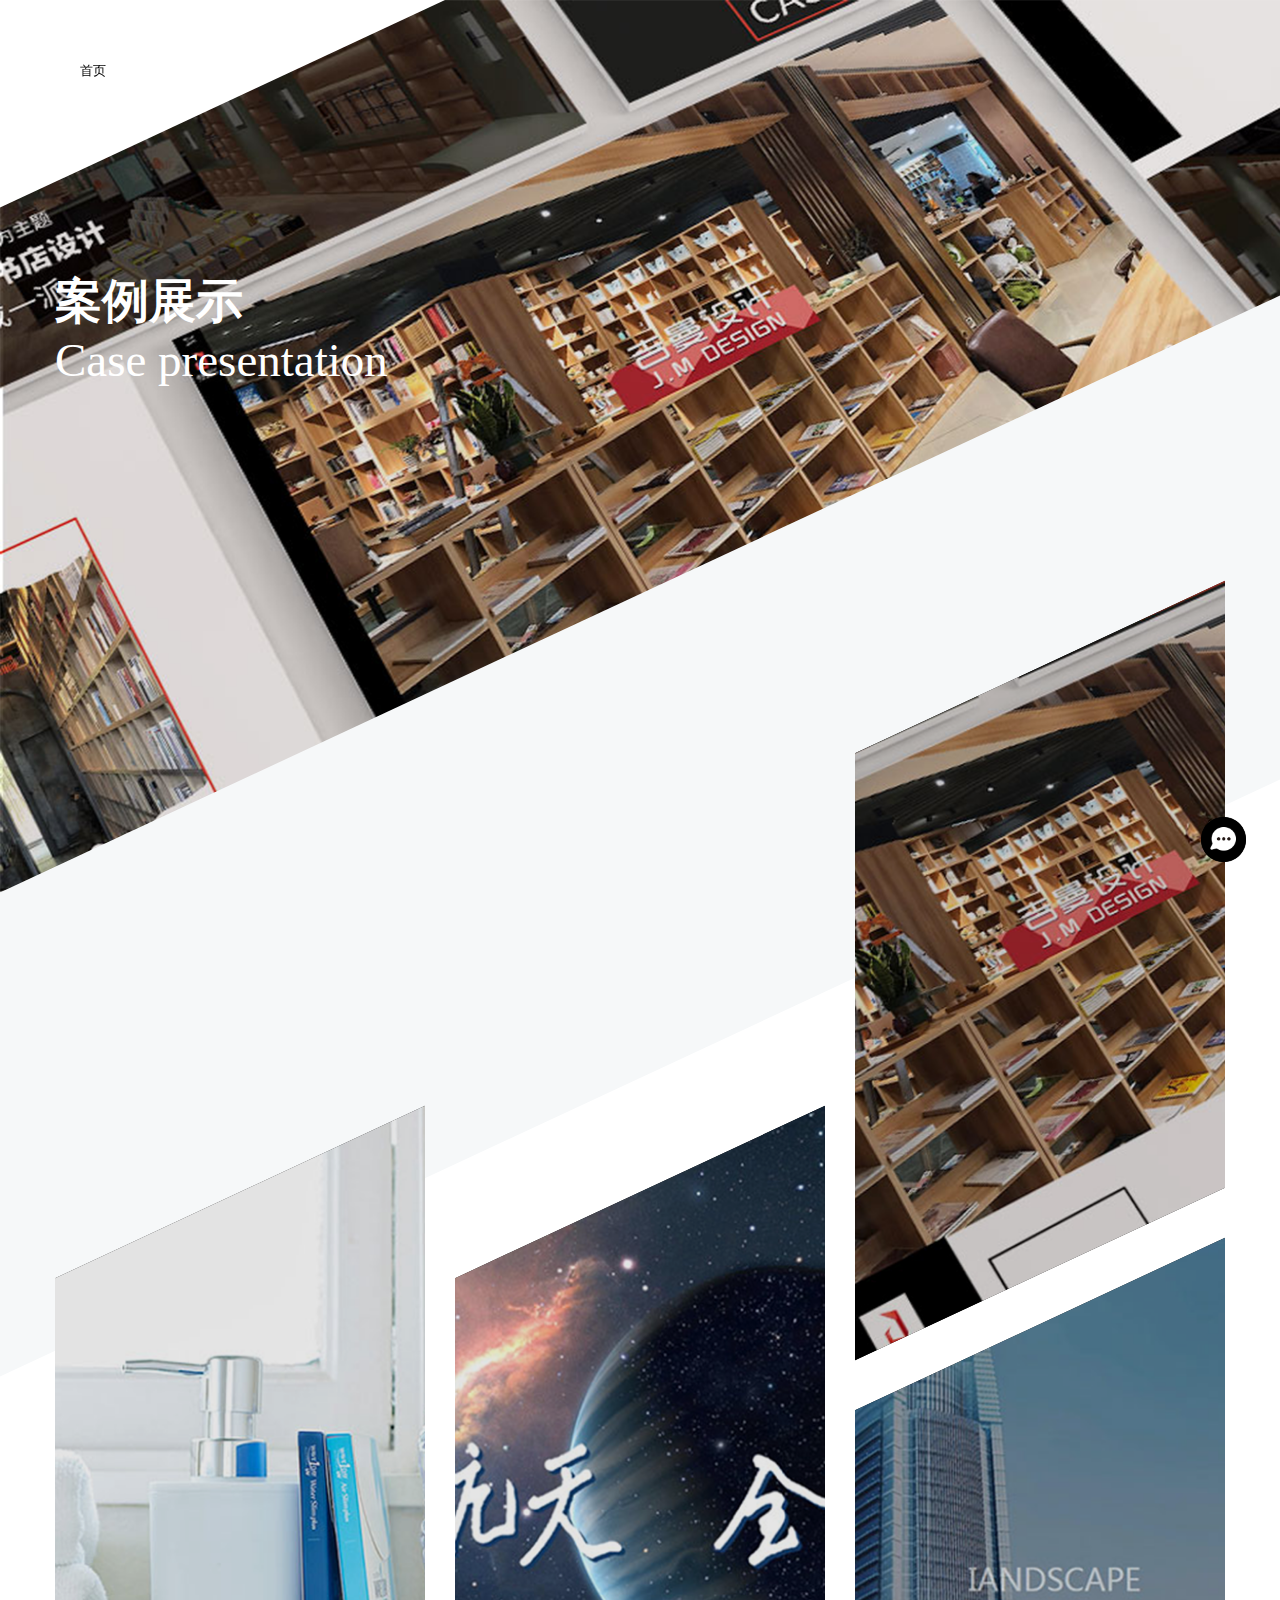
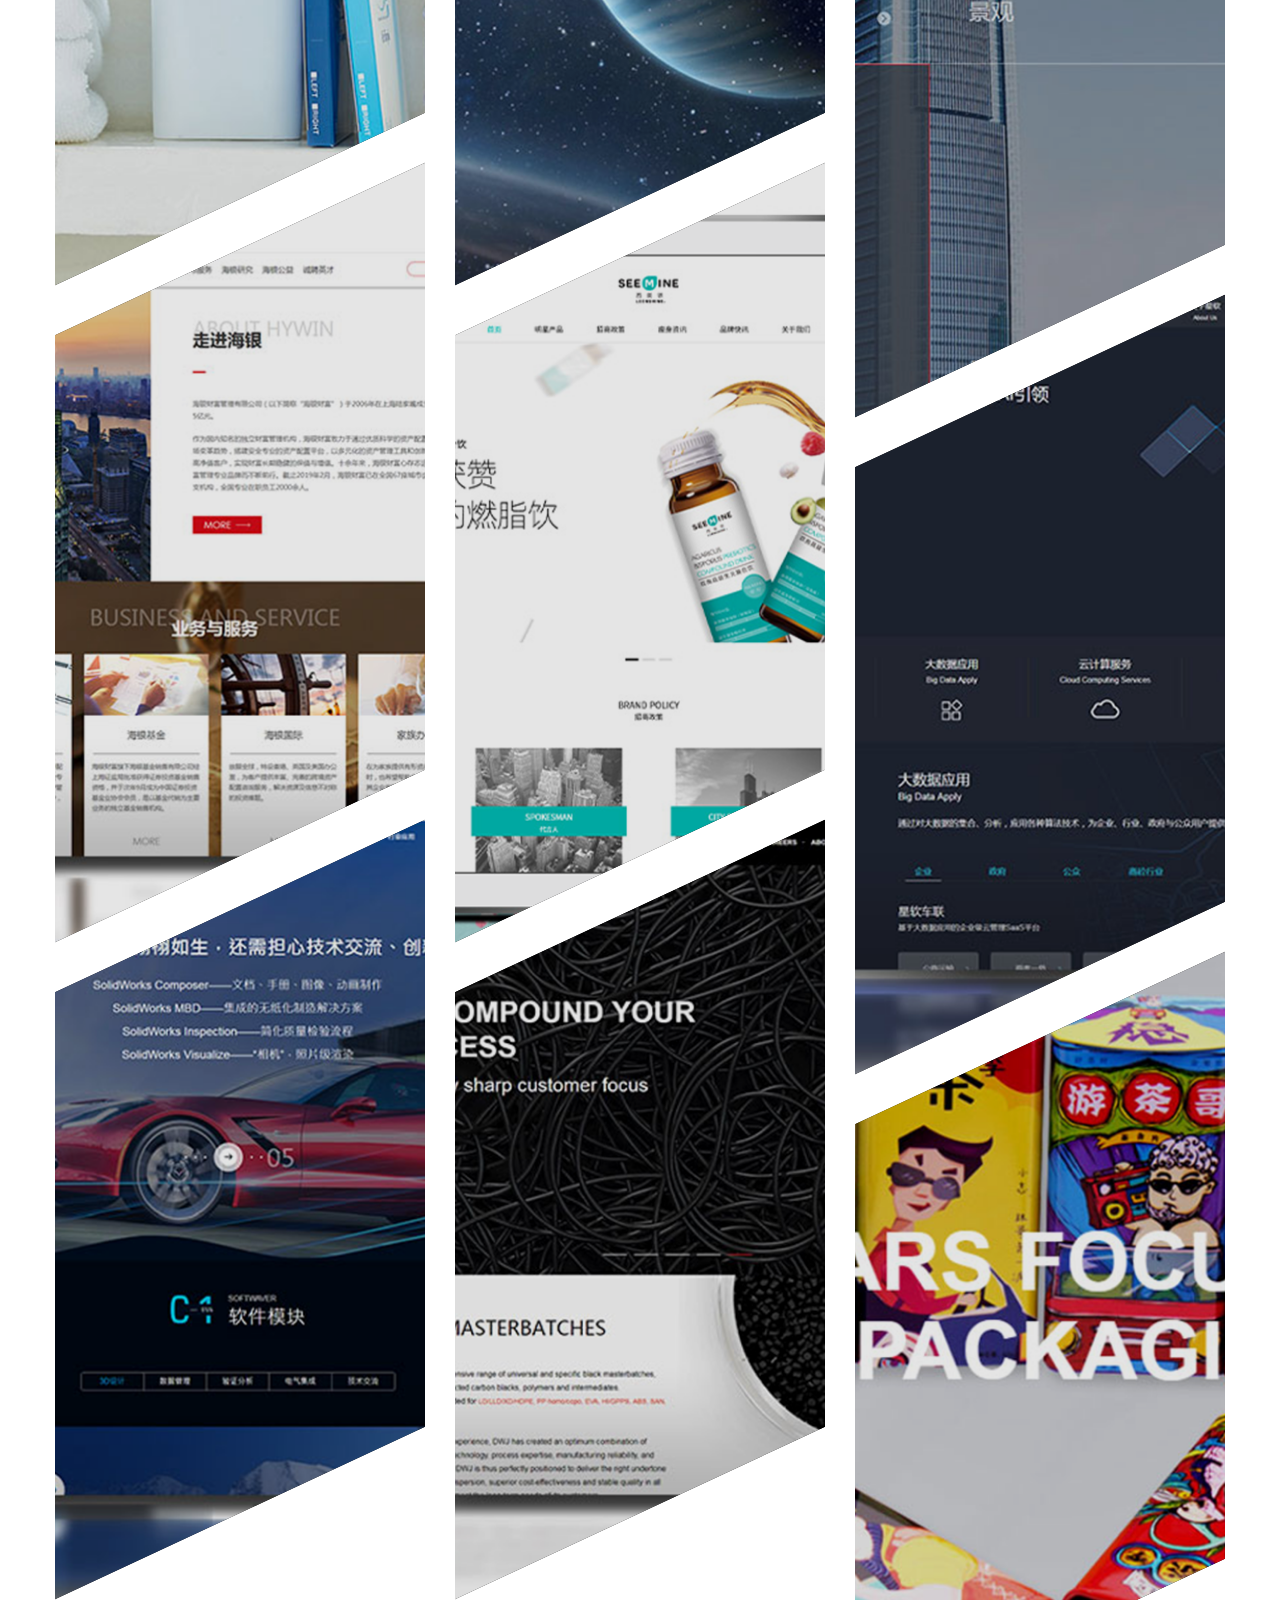
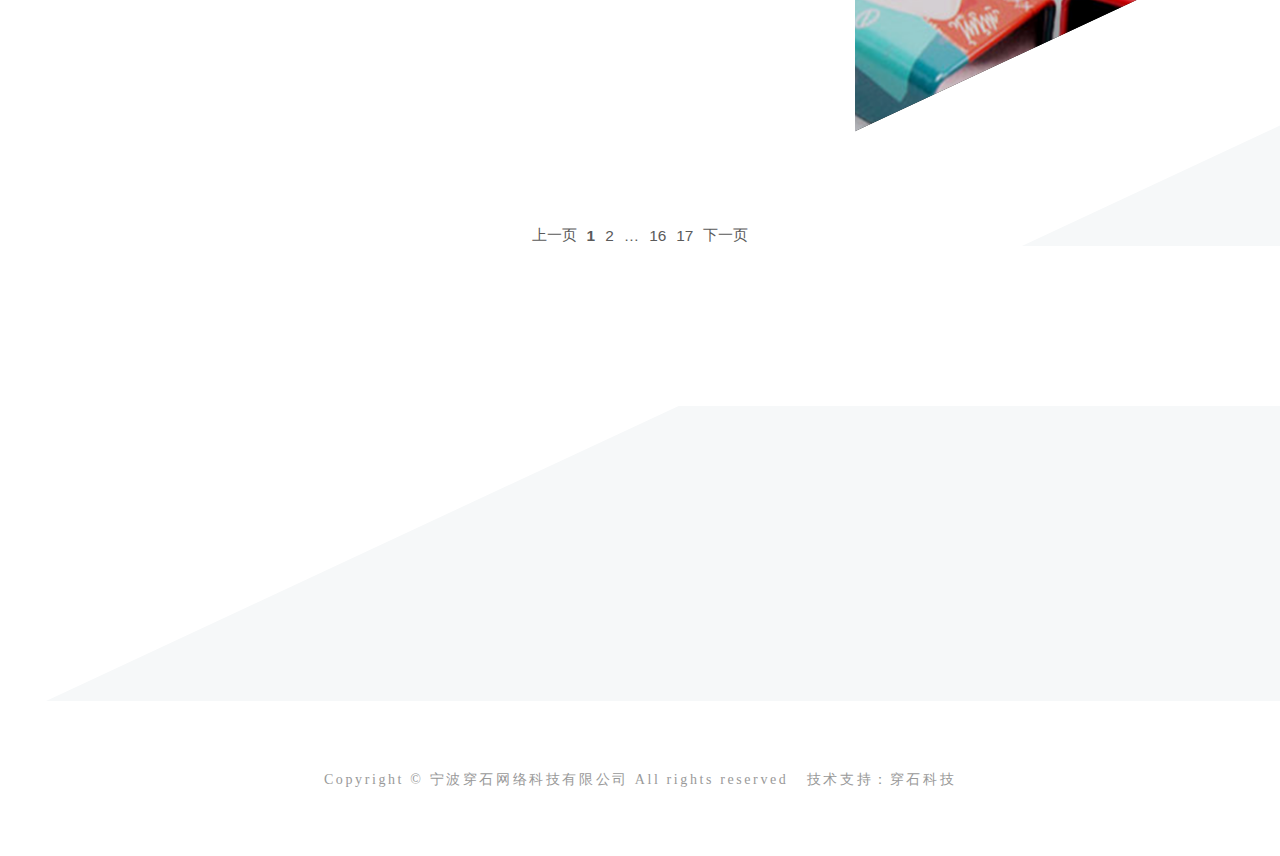
<file: show.html>
<!DOCTYPE html>
<html lang="en">

<head>
    <meta http-equiv="Content-Type" content="text/html; charset=UTF-8" />
    <meta http-equiv="content-language" content="zh-CN" />
    <meta name="viewport" content="width=device-width,initial-scale=1.0,user-scalable=no" />
    <meta name="apple-mobile-web-app-capable" content="yes" />
    <meta name="apple-mobile-web-app-status-bar-style" content="black" />
    <meta name="format-detection" content="telephone=no" />
    <meta name="Keywords" content="网站设计" />
    <meta name="Description" content="网站设计" />
    <meta name="author" content="" />
    <meta name="renderer" content="webkit">
    <meta http-equiv="X-UA-Compatible" content="IE=Edge,chrome=1">
    <title>网站设计</title>
    <link rel="icon" href="favicon.ico">
    <link rel="stylesheet" href="./css/base.css">
    <link rel="stylesheet" href="./css/show.css">
    <link rel="stylesheet" href="./css/swiper.css">
    <link rel="stylesheet" href="./css/animate.min.css">
</head>

<body class="setcolor">
    <div class="menu loaded">
        <a href="./index.html">
            <button class="menu-button">
                <p>首页</p>
            </button>
        </a>
    </div>
    <div class="contact-widget">
        <button class="contact-widget__button">
            <img src="./images/contact.png" alt="">
        </button>
        <div id="contact-widget__body">
            <div class="contact-widget__body__details">
                <a class="contact-widget__body__details__detail">
                    <svg width="27" height="27" viewBox="0 0 27 27">
                        <g>
                            <g>
                                <path fill="#6695cc" class="contact-widget__body__details__detail-iconbg"
                                    d="M0 13.5C0 6.044 6.044 0 13.5 0S27 6.044 27 13.5 20.956 27 13.5 27 0 20.956 0 13.5z">
                                </path>
                            </g>
                            <g>
                                <g>
                                    <path fill="#fff"
                                        d="M7.93 11.668c.165.116.66.46 1.489 1.035.828.573 1.462 1.015 1.903 1.325l.308.222c.158.113.288.205.392.276.104.07.23.148.378.236.148.087.287.152.418.195.13.044.252.066.363.066h.015c.11 0 .232-.022.363-.066.13-.043.27-.108.417-.195.148-.088.274-.166.378-.236.104-.07.235-.163.392-.276l.309-.222c.445-.31 1.578-1.097 3.399-2.36a3.45 3.45 0 0 0 .886-.894c.237-.348.356-.714.356-1.096 0-.32-.115-.594-.345-.821a1.123 1.123 0 0 0-.817-.341H7.843c-.373 0-.66.125-.86.377-.202.252-.302.567-.302.944 0 .305.133.636.4.992.265.356.549.635.849.839z">
                                    </path>
                                </g>
                                <g>
                                    <path fill="#fff"
                                        d="M18.97 12.445a150.961 150.961 0 0 0-3.617 2.505c-.276.204-.5.362-.672.476-.172.114-.4.23-.687.349a2.09 2.09 0 0 1-.798.178h-.015a2.09 2.09 0 0 1-.799-.178 4.15 4.15 0 0 1-.686-.349 17.193 17.193 0 0 1-.672-.476c-.654-.479-1.857-1.314-3.61-2.505a3.847 3.847 0 0 1-.733-.632v5.766c0 .32.113.594.341.821.228.228.501.342.82.342h10.692c.32 0 .593-.114.82-.342.228-.227.342-.5.342-.82v-5.767c-.209.232-.45.443-.727.632z">
                                    </path>
                                </g>
                            </g>
                        </g>
                    </svg>
                    <span>2881344520@qq.com</span>
                </a>
                <a class="contact-widget__body__details__detail">
                    <svg width="27" height="27" viewBox="0 0 27 27">
                        <g>
                            <g>
                                <path fill="#66cc6a" class="contact-widget__body__details__detail-iconbg"
                                    d="M0 13.5C0 6.044 6.044 0 13.5 0S27 6.044 27 13.5 20.956 27 13.5 27 0 20.956 0 13.5z">
                                </path>
                            </g>
                            <g>
                                <g>
                                    <g>
                                        <path fill="#fff"
                                            d="M19.59 16.963a.56.56 0 0 1-.171.49l-1.632 1.62a.918.918 0 0 1-.288.208 1.19 1.19 0 0 1-.35.11l-.073.006a1.67 1.67 0 0 1-.16.007c-.155 0-.406-.027-.754-.08-.347-.053-.772-.184-1.275-.393-.503-.208-1.074-.521-1.711-.938-.638-.417-1.317-.99-2.036-1.717a13.441 13.441 0 0 1-1.423-1.62 11.536 11.536 0 0 1-.908-1.428 7.696 7.696 0 0 1-.515-1.19 6.311 6.311 0 0 1-.233-.92 3.038 3.038 0 0 1-.05-.607c.009-.147.013-.229.013-.245.016-.115.053-.231.11-.35a.92.92 0 0 1 .209-.288l1.631-1.631a.54.54 0 0 1 .393-.172c.106 0 .2.03.282.092a.853.853 0 0 1 .208.227l1.313 2.49c.073.13.094.274.061.429a.765.765 0 0 1-.208.393l-.601.6a.205.205 0 0 0-.043.08.303.303 0 0 0-.019.092c.033.172.107.368.221.589.098.196.25.435.454.718.204.282.495.607.87.975.369.376.696.668.982.877.286.208.525.361.718.46.192.098.339.157.441.177l.153.031a.292.292 0 0 0 .08-.018.205.205 0 0 0 .08-.043l.699-.712a.751.751 0 0 1 .515-.196.64.64 0 0 1 .331.074h.013l2.367 1.398c.172.106.274.241.306.405z">
                                        </path>
                                    </g>
                                </g>
                            </g>
                        </g>
                    </svg>
                    <span>+133-3661-9741</span>
                </a>
            </div>
            <button class="btn">

                <svg width="18" height="18" version="1.1" viewBox="0 0 18 18">
                    <path d="M1.46777,0.94409c1.01514,0.58618 15.36768,15.36743 15.36768,15.36743" fill-opacity="0"
                        fill="#ffffff" stroke-dashoffset="0" stroke-linejoin="miter" stroke-linecap="round"
                        stroke-opacity="1" stroke="#ffffff" stroke-miterlimit="50" stroke-width="2"></path>
                    <path d="M16.83545,0.94409c-1.01562,0.58618 -15.36768,15.36743 -15.36768,15.36743" fill-opacity="0"
                        fill="#ffffff" stroke-dashoffset="0" stroke-linejoin="miter" stroke-linecap="round"
                        stroke-opacity="1" stroke="#ffffff" stroke-miterlimit="50" stroke-width="2"></path>
                </svg>
            </button>
        </div>
    </div>
    <!-- 菜单 -->
    <section class="newMenu" id="newMenu">
        <div class="menu__corner">
            <img src="./images/caidan/6.png" alt="">
        </div>

        <div class="menu__wrapper">
            <div class="menu__cols">
                <a href="./index.html" class="menu__col"
                    style="background-image: url('./images/caidan/img2.png');background-size:100% 100%">
                    <h2 class="col__heading">
                        首页
                    </h2>
                    <div class="case-image">
                    </div>
                </a>
                <a href="./project.html" class="menu__col" style="background-image: url('./images/caidan/img3.png');">
                    <h2 class="col__heading">
                        案例
                    </h2>
                    <div class="case-image">
                    </div>
                </a>
                <a href="./componey.html" class="menu__col" style="background-image: url('./images/caidan/img1.png');">
                    <h2 class="col__heading">
                        关于我们
                    </h2>
                    <div class="case-image">
                    </div>
                </a>
                <a href="./news.html" class="menu__col" style="background-image: url('./images/caidan/img4.png');">
                    <h2 class="col__heading">
                        新闻资讯
                    </h2>
                    <div class="case-image">
                    </div>
                </a>
                <a href="./contact.html" class="menu__col" style="background-image: url('./images/caidan/img5.png');">
                    <h2 class="col__heading">
                        联系我们
                    </h2>
                    <div class="case-image">
                    </div>
                </a>
            </div>
        </div>

    </section>
    <div class="lastest_post">
        <div class="last_post" style="background:url(./images/img20.png);background-size:cover">
            <div class="container">
                <article class="last_post_content">

                    <h4>案例展示</h4>
                    <p class="views">Case presentation</p>
                </article>
            </div>
        </div>
        <div class="skew"></div>
    </div>


    <section id="portfolio">
        <div class="container">
            <div class="case-studies">
                <div class="case-studies__column">

                    <div class="case-study" onclick="window.location.href='./show.html'" data-top="68px"
                        data-height="607px">

                        <div class="inner">
                            <div class="case-text">
                                <h3>
                                    GRUPA<br>
                                </h3>
                                <h6>设计类网页</h6>
                                <a class="show" href="show.html">查看</a>
                            </div>
                            <div class="case-image">
                            </div>
                        </div>
                        <img class="lazy" src="./images/39.png" alt="">
                    </div>

                    <div class="case-study" onclick="window.location.href='./show.html'" data-top="-29px"
                        data-height="607px">
                        <div class="inner">
                            <div class="case-text">
                                <h3>
                                    海银财富<br>
                                </h3>
                                <h6>设计类网页</h6>
                                <a class="show" href="show.html">查看</a>
                            </div>
                            <div class="case-image">
                            </div>
                        </div>
                        <img class="lazy" src="./images/23.png" alt="">
                    </div>
                    <div class="case-study" onclick="window.location.href='./show.html'" data-top="-29px"
                        data-height="607px">
                        <div class="inner">
                            <div class="case-text">
                                <h3>
                                    索雷沃<br>
                                </h3>
                                <h6>设计类网页</h6>
                                <a class="show" href="show.html">查看</a>
                            </div>
                            <div class="case-image">
                            </div>
                        </div>
                        <img class="lazy" src="./images/25.png" alt="">
                    </div>
                </div>
                <div class="case-studies__column">
                    <div class="case-study b-study" onclick="window.location.href='./show.html'" data-top="-29px"
                        data-height="607px">
                        <div class="inner">
                            <div class="case-text">
                                <h3>
                                    德清航天<br>
                                </h3>
                                <h6>设计类网页</h6>
                                <a class="show" href="show.html">查看</a>
                            </div>
                            <div class="case-image">
                            </div>
                        </div>
                        <img class="lazy" src="./images/22.png" alt="">
                    </div>
                    <div class="case-study" onclick="window.location.href='./show.html'" data-top="-29px"
                        data-height="607px">
                        <div class="inner">
                            <div class="case-text">
                                <h3>
                                    西美恩<br>
                                </h3>
                                <h6>设计类网页</h6>
                                <a class="show" href="show.html">查看</a>
                            </div>
                            <div class="case-image">
                            </div>
                        </div>
                        <img class="lazy" src="./images/12.png" alt="">
                    </div>
                    <div class="case-study" onclick="window.location.href='./show.html'" data-top="-29px"
                        data-height="607px">
                        <div class="inner">
                            <div class="case-text">
                                <h3>
                                    DWJ<br>
                                </h3>
                                <h6>设计类网页</h6>
                                <a class="show" href="show.html">查看</a>
                            </div>
                            <div class="case-image">
                            </div>
                        </div>
                        <img class="lazy" src="./images/24.png" alt="">
                    </div>
                </div>
                <div class="case-studies__column">
                    <div class="case-study" onclick="window.location.href='./show.html'" data-top="-29px"
                        data-height="607px">
                        <div class="inner">
                            <div class="case-text">
                                <h3>
                                    吉曼设计<br>
                                </h3>
                                <h6>设计类网页</h6>
                                <a class="show" href="show.html">查看</a>
                            </div>
                            <div class="case-image">
                            </div>
                        </div>
                        <img class="lazy" src="./images/11.png" alt="">
                    </div>
                    <div class="case-study show-study" onclick="window.location.href='./show.html'" data-top="-29px"
                        data-height="607px">
                        <div class="inner">
                            <div class="case-text">
                                <h3>
                                    公共建筑设计<br>
                                </h3>
                                <h6>设计类网页</h6>
                                <a class="show" href="show.html">查看</a>
                            </div>
                            <div class="case-image">
                            </div>
                        </div>
                        <img class="lazy" src="./images/10.png" alt="">
                    </div>
                    <div class="case-study" onclick="window.location.href='./show.html'" data-top="-29px"
                        data-height="607px">

                        <div class="inner">
                            <div class="case-text">
                                <h3>
                                    科技网络<br>
                                </h3>
                                <h6>设计类网页</h6>
                                <a class="show" href="show.html">查看</a>
                            </div>
                            <div class="case-image">
                            </div>
                        </div>
                        <img class="lazy" src="./images/9.png" alt="">

                    </div>
                    <div class="case-study show-study" onclick="window.location.href='./show.html'" data-top="-29px"
                        data-height="607px">
                        <div class="inner">
                            <div class="case-text">
                                <h3>
                                    旅茶<br>
                                </h3>
                                <h6>设计类网页</h6>
                                <a class="show" href="show.html">查看</a>
                            </div>
                            <div class="case-image">
                            </div>
                        </div>
                        <img class="lazy" src="./images/34.png" alt="">
                    </div>
                </div>
            </div>
        </div>
        <div class="pagination">
            <span class="page-numbers">上一页</span>
            <span class="page-numbers active">1</span>
            <span class="page-numbers">2</span>
            <span class="page-numbers dots">…</span>
            <span class="page-numbers">16</span>
            <span class="page-numbers">17</span>
            <span class="page-numbers">下一页</span>
        </div>
    </section>



    <div class="site-info--mobile"></div>
    <footer class="active">
        <div class="container">
            <p class="copyright">
                Copyright © 宁波穿石网络科技有限公司 All rights reserved&nbsp;&nbsp;&nbsp;<a
                    href="http://www.beian.miit.gov.cn">技术支持：穿石科技</a>
            </p>
        </div>
    </footer>
</body>
<script src="js/jquery-1.11.3.min.js"></script>
<script src="js/swiper.min.js"></script>
<script type="text/javascript" src="./js/jquery.aniview.min.js"></script>
<script src="js/base.js"></script>
<script>
    $(".page-numbers").click(function () {
        $(".page-numbers").removeClass("active");
        $(this).addClass("active");
    })
</script>
</file>
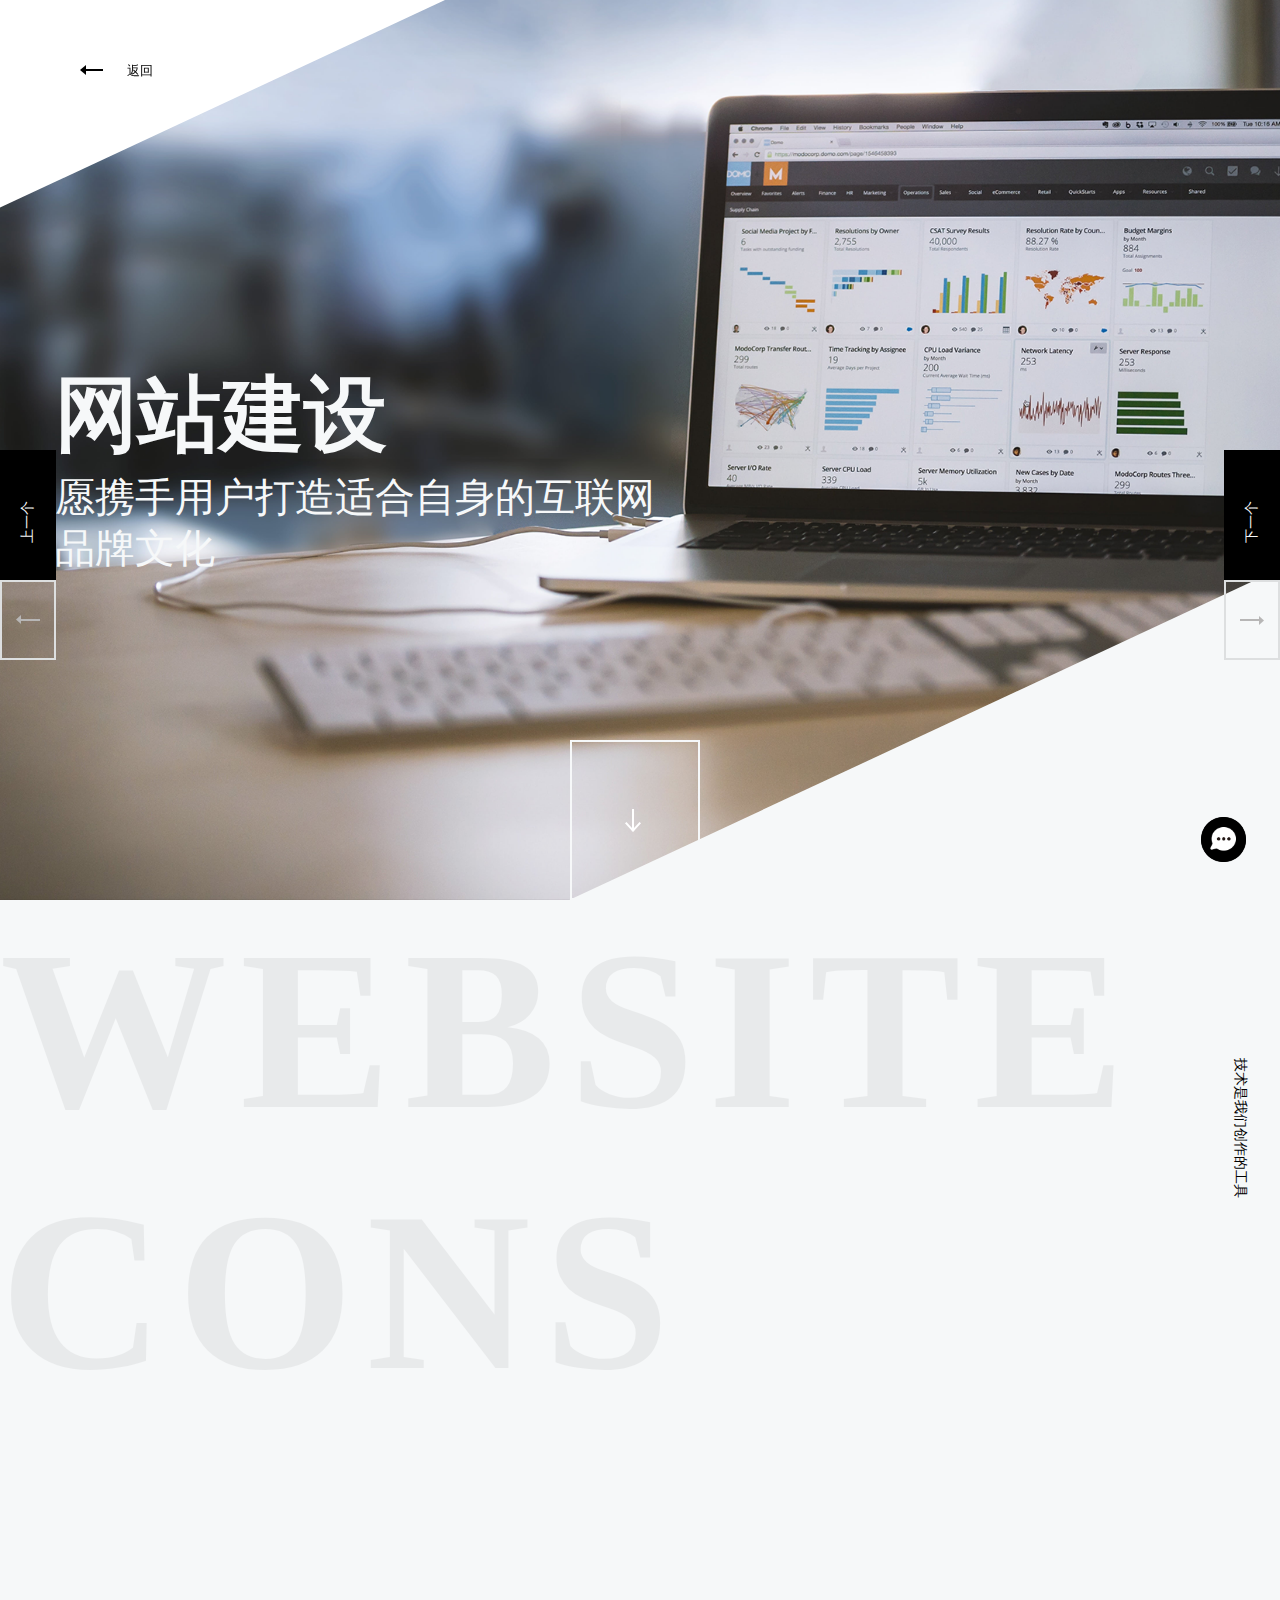
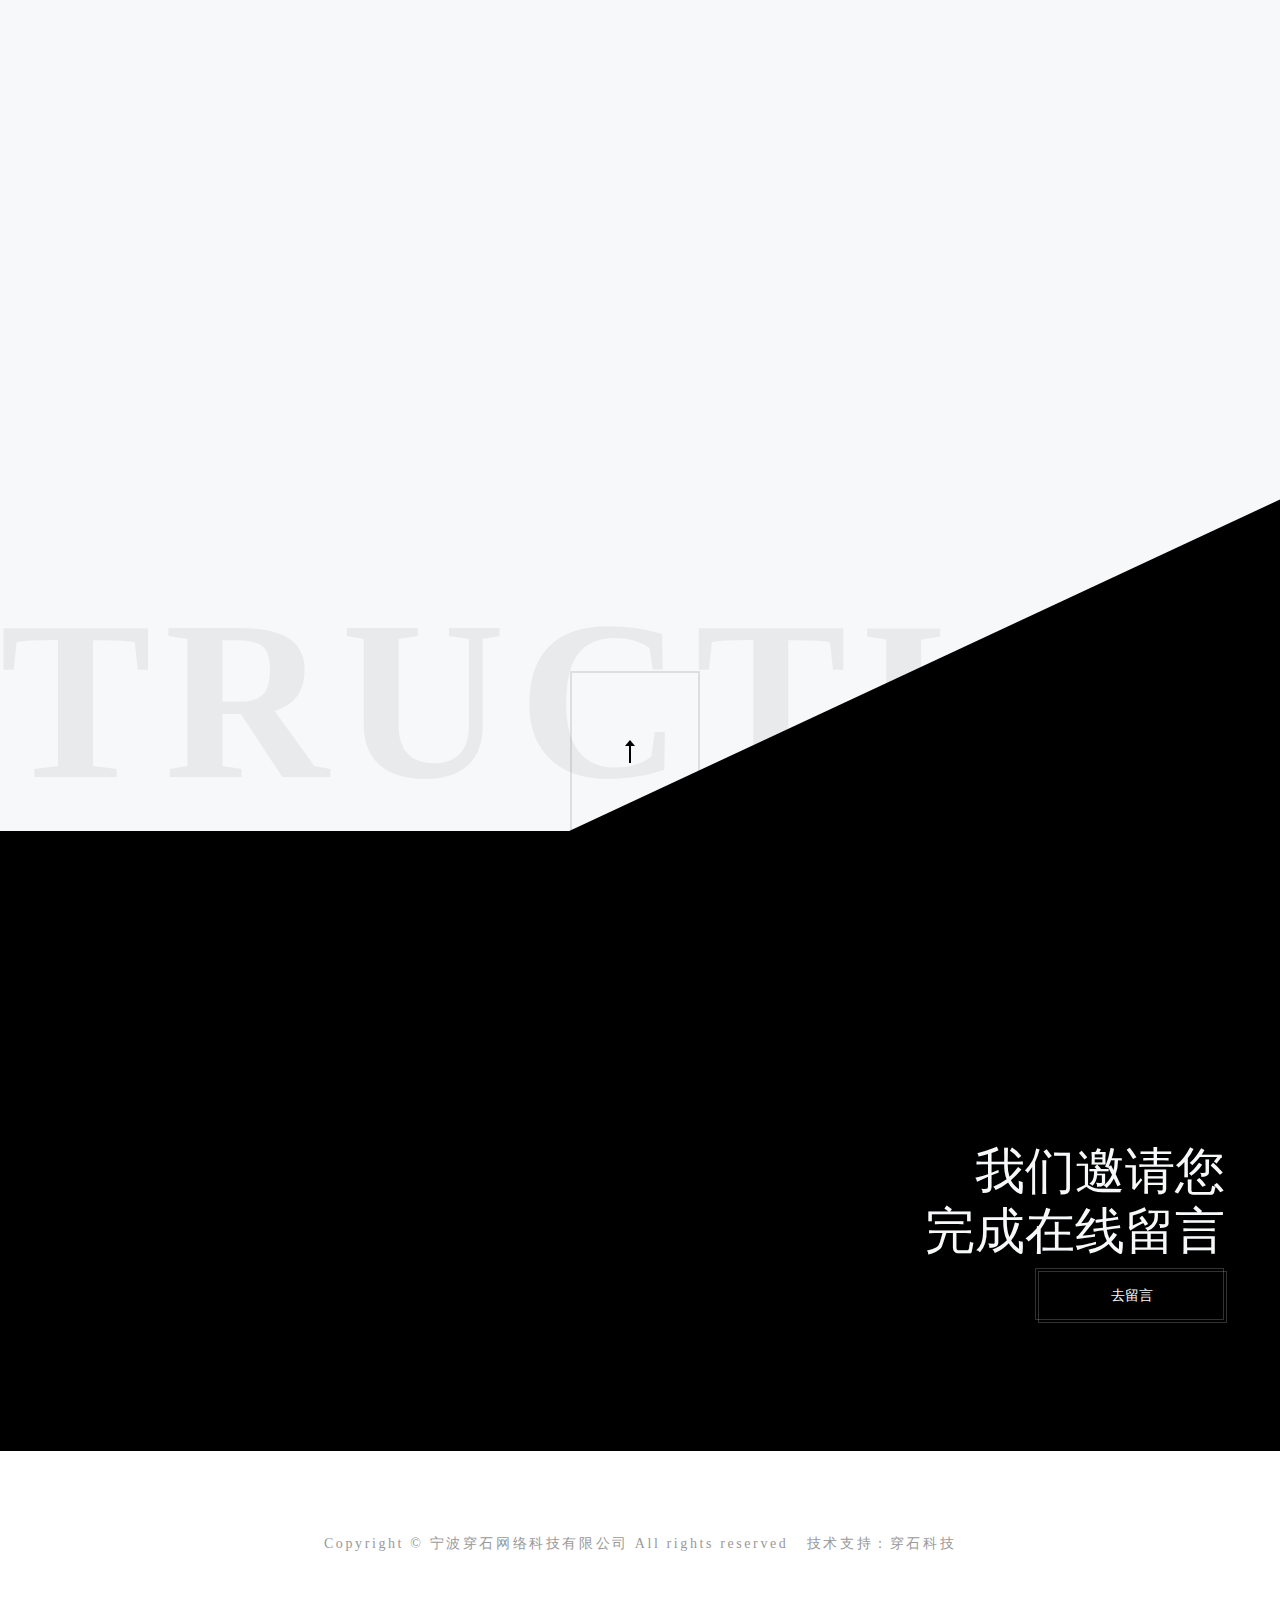
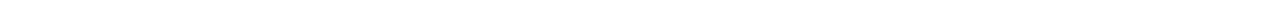
<file: work.html>
<!DOCTYPE html>
<html lang="en">

<head>
    <meta http-equiv="Content-Type" content="text/html; charset=UTF-8" />
    <meta http-equiv="content-language" content="zh-CN" />
    <meta name="viewport" content="width=device-width,initial-scale=1.0,user-scalable=no" />
    <meta name="apple-mobile-web-app-capable" content="yes" />
    <meta name="apple-mobile-web-app-status-bar-style" content="black" />
    <meta name="format-detection" content="telephone=no" />
    <meta name="Keywords" content="网站设计" />
    <meta name="Description" content="网站设计" />
    <meta name="author" content="" />
    <meta name="renderer" content="webkit">
    <meta http-equiv="X-UA-Compatible" content="IE=Edge,chrome=1">
    <title>网站设计</title>
    <link rel="icon" href="favicon.ico">
    <link rel="stylesheet" href="./css/base.css">
    <link rel="stylesheet" href="./css/work.css">
    <link rel="stylesheet" href="./css/swiper.css">
    <link rel="stylesheet" href="./css/animate.min.css">
</head>

<body>
    <div class="menu">
        <a href="./index.html">
        <button class="menu-button">
            <img class="backimg" src="./images/work/9.png" alt="" style="display:inline-block">
            <p class="back" style="display:inline-block;position: relative;
            margin-left: 20px;">返回</p>
        </button>
       </a>
    </div>
    <div class="contact-widget">
        <button class="contact-widget__button">
            <img src="./images/contact.png" alt="">
        </button>
        <div id="contact-widget__body">
            <div class="contact-widget__body__details">
                <a class="contact-widget__body__details__detail">
                    <svg width="27" height="27" viewBox="0 0 27 27">
                        <g>
                            <g>
                                <path fill="#6695cc" class="contact-widget__body__details__detail-iconbg"
                                    d="M0 13.5C0 6.044 6.044 0 13.5 0S27 6.044 27 13.5 20.956 27 13.5 27 0 20.956 0 13.5z">
                                </path>
                            </g>
                            <g>
                                <g>
                                    <path fill="#fff"
                                        d="M7.93 11.668c.165.116.66.46 1.489 1.035.828.573 1.462 1.015 1.903 1.325l.308.222c.158.113.288.205.392.276.104.07.23.148.378.236.148.087.287.152.418.195.13.044.252.066.363.066h.015c.11 0 .232-.022.363-.066.13-.043.27-.108.417-.195.148-.088.274-.166.378-.236.104-.07.235-.163.392-.276l.309-.222c.445-.31 1.578-1.097 3.399-2.36a3.45 3.45 0 0 0 .886-.894c.237-.348.356-.714.356-1.096 0-.32-.115-.594-.345-.821a1.123 1.123 0 0 0-.817-.341H7.843c-.373 0-.66.125-.86.377-.202.252-.302.567-.302.944 0 .305.133.636.4.992.265.356.549.635.849.839z">
                                    </path>
                                </g>
                                <g>
                                    <path fill="#fff"
                                        d="M18.97 12.445a150.961 150.961 0 0 0-3.617 2.505c-.276.204-.5.362-.672.476-.172.114-.4.23-.687.349a2.09 2.09 0 0 1-.798.178h-.015a2.09 2.09 0 0 1-.799-.178 4.15 4.15 0 0 1-.686-.349 17.193 17.193 0 0 1-.672-.476c-.654-.479-1.857-1.314-3.61-2.505a3.847 3.847 0 0 1-.733-.632v5.766c0 .32.113.594.341.821.228.228.501.342.82.342h10.692c.32 0 .593-.114.82-.342.228-.227.342-.5.342-.82v-5.767c-.209.232-.45.443-.727.632z">
                                    </path>
                                </g>
                            </g>
                        </g>
                    </svg>
                    <span>2881344520@qq.com</span>
                </a>
                <a class="contact-widget__body__details__detail">
                    <svg width="27" height="27" viewBox="0 0 27 27">
                        <g>
                            <g>
                                <path fill="#66cc6a" class="contact-widget__body__details__detail-iconbg"
                                    d="M0 13.5C0 6.044 6.044 0 13.5 0S27 6.044 27 13.5 20.956 27 13.5 27 0 20.956 0 13.5z">
                                </path>
                            </g>
                            <g>
                                <g>
                                    <g>
                                        <path fill="#fff"
                                            d="M19.59 16.963a.56.56 0 0 1-.171.49l-1.632 1.62a.918.918 0 0 1-.288.208 1.19 1.19 0 0 1-.35.11l-.073.006a1.67 1.67 0 0 1-.16.007c-.155 0-.406-.027-.754-.08-.347-.053-.772-.184-1.275-.393-.503-.208-1.074-.521-1.711-.938-.638-.417-1.317-.99-2.036-1.717a13.441 13.441 0 0 1-1.423-1.62 11.536 11.536 0 0 1-.908-1.428 7.696 7.696 0 0 1-.515-1.19 6.311 6.311 0 0 1-.233-.92 3.038 3.038 0 0 1-.05-.607c.009-.147.013-.229.013-.245.016-.115.053-.231.11-.35a.92.92 0 0 1 .209-.288l1.631-1.631a.54.54 0 0 1 .393-.172c.106 0 .2.03.282.092a.853.853 0 0 1 .208.227l1.313 2.49c.073.13.094.274.061.429a.765.765 0 0 1-.208.393l-.601.6a.205.205 0 0 0-.043.08.303.303 0 0 0-.019.092c.033.172.107.368.221.589.098.196.25.435.454.718.204.282.495.607.87.975.369.376.696.668.982.877.286.208.525.361.718.46.192.098.339.157.441.177l.153.031a.292.292 0 0 0 .08-.018.205.205 0 0 0 .08-.043l.699-.712a.751.751 0 0 1 .515-.196.64.64 0 0 1 .331.074h.013l2.367 1.398c.172.106.274.241.306.405z">
                                        </path>
                                    </g>
                                </g>
                            </g>
                        </g>
                    </svg>
                    <span>+133-3661-9741</span>
                </a>
            </div>
            <button class="btn">
                <svg width="18" height="18" version="1.1"
                   viewBox="0 0 18 18">
                    <path d="M1.46777,0.94409c1.01514,0.58618 15.36768,15.36743 15.36768,15.36743" fill-opacity="0"
                        fill="#ffffff" stroke-dashoffset="0" stroke-linejoin="miter" stroke-linecap="round"
                        stroke-opacity="1" stroke="#ffffff" stroke-miterlimit="50" stroke-width="2"></path>
                    <path d="M16.83545,0.94409c-1.01562,0.58618 -15.36768,15.36743 -15.36768,15.36743" fill-opacity="0"
                        fill="#ffffff" stroke-dashoffset="0" stroke-linejoin="miter" stroke-linecap="round"
                        stroke-opacity="1" stroke="#ffffff" stroke-miterlimit="50" stroke-width="2"></path>
                </svg>
            </button>
        </div>
    </div>
 <!-- 菜单 -->
 <section class="newMenu" id="newMenu">
    <div class="menu__corner">
        <img src="./images/caidan/6.png" alt="">
    </div>

    <div class="menu__wrapper">
        <div class="menu__cols">
            <a href="./index.html" class="menu__col"
                style="background-image: url('./images/caidan/img2.png');background-size:100% 100%">
                <h2 class="col__heading">
                    首页
                </h2>
                <div class="case-image">
                </div>
            </a>
            <a href="./project.html" class="menu__col"
                style="background-image: url('./images/caidan/img3.png');">
                <h2 class="col__heading">
                    案例
                </h2>
                <div class="case-image">
                </div>
            </a>
            <a href="./componey.html" class="menu__col"
                style="background-image: url('./images/caidan/img1.png');">
                <h2 class="col__heading">
                    关于我们
                </h2>
                <div class="case-image">
                </div>
            </a>
            <a href="./news.html" class="menu__col"
                style="background-image: url('./images/caidan/img4.png');">
                <h2 class="col__heading">
                    新闻资讯
                </h2>
                <div class="case-image">
                </div>
            </a>
            <a href="./contact.html" class="menu__col"
                style="background-image: url('./images/caidan/img5.png');">
                <h2 class="col__heading">
                    联系我们
                </h2>
                <div class="case-image">
                </div>
            </a>
        </div>
    </div>

</section>
<div class="wrapper">
    <div class="hero" id="start">
        <div class="hero__text">
            <h1 class="hero__text__title wow fadeInUp">网站建设</h1>
            <h3 class="hero__text__subtitle wow fadeInUp" data-wow-delay="1s">
                愿携手用户打造适合自身的互联网品牌文化                   
            </h3>
        </div>
        <a class="button js-change-section" href="#content"></a>
        <div class="triangle triangle--first js-first-triangle"></div>
    </div>
    <div class="page-content" id="content">
        <a class="page-content__navigation page-content__navigation--prev" href="work.html">
            <span class="page-content__navigation__text">
                上一个
            </span>
        </a>
        <a class="page-content__navigation page-content__navigation--next" href="work.html">
            <span class="page-content__navigation__text">
                下一个
            </span>
        </a>
        <h4 class="page-content__blend">WEBSITE CONS</h4>
        <h4 class="page-content__blend page-content__blend--second">TRUCTION</h4>
        <div class="page-content__text">
            <div class="left aniview" av-animation="fadeInUp">
                <h2 class="page-content__text__title wow fadeInLeft">网站建设</h2>
                <h3 class="page-content__text__subtitle wow fadeInLeft">愿携手用户打造适合自身的互联网
                    品牌文化</h3>
                <p class="page-content__text__paragraph wow fadeInLeft">
                    当今世界的基本要素。我们以完美的光线呈现公司，我们微调每个细节，
                    跳出框框思考。根据我们的使命，我们只专注于现代网站，这对收件人总
                    是很有吸引力的。<br><br>

                </p>
                <ul class="page-content__accordion wow fadeInLeft">
                    <li class="accordion__item">
                        ·名片页面
                    </li>
                    <li class="accordion__item">
                        ·定制网站(裁缝制作)
                    </li>
                    <li class="accordion__item">
                        ·登陆页面
                    </li>
                    <li class="accordion__item">
                        ·布局设计-布局
                    </li>
                    <li class="accordion__item">
                        ·基于最高标准的编码
                    </li>
                    <li class="accordion__item">
                        ·优化
                    </li>
                    <li class="accordion__item">
                        ·防病毒安全性
                    </li>
                    <li class="accordion__item">
                        ·技术支持
                    </li>
                    <li class="accordion__item">
                        ·托管/服务器
                    </li>
                </ul>
                <br><br>
                <p style="font-family:arial;">随时联系：+133-3661-9741/邮箱：2881344520@qq.com</p>
                <br><br>
                <p>我们知道，只有交互式解决方案才能带来业务成功。我们通过创造各种可
                    能性来维护客户的满意。</p>
                <br><br>
                <p>开放软件首先是一种独立性和自由感-创新思想，原始提案和夸张项目的能
                    量。我们对自己的知识和经验充满信心，这就是为什么我们在合作项目结
                    束后为合作伙伴提供使用其他代理商服务的机会。我们有能力做很多事
                    情，在我们久负盛名的项目中传递激情和承诺。</p>
                <br><br>
                <p>我们了解我们的工作，因此“网站样式”项目以谋生为目的，并不断在特
                    定行业中吸引广泛的受众。根据我们的使命，我们仅专注于现代网站，这
                    些网站始终对接收者具有吸引力。</p>
                <br><br>
            </div>
            <div class="right">
                <div class="image-grid" data-content="技术是我们创作的工具">
                    <a data-lightbox="roadtrip" class="image-grid__image image-grid__image1 wow aniview"
                    av-animation="fadeInUp" data-wow-delay="0" href="javascript:void(0)">
                        <img src="./images/work/3.png" alt="">
                    </a>
                    <a data-lightbox="roadtrip" class="image-grid__image image-grid__image2 wow aniview"
                    av-animation="fadeInUp" data-wow-delay=".25s" href="javascript:void(0)">
                        <img src="./images/work/4.png" alt="">
                    </a>
                    <a data-lightbox="roadtrip" class="image-grid__image image-grid__image3 wow aniview"
                    av-animation="fadeInUp"   data-wow-delay=".5s" href="javascript:void(0)">
                        <img src="./images/work/5.png" alt="">
                    </a>
                    <a data-lightbox="roadtrip" class="image-grid__image image-grid__image4 wow aniview"
                    av-animation="fadeInUp"   data-wow-delay=".75s" href="javascript:void(0)">
                        <img src="./images/work/6.png" alt="">
                    </a>
                </div>
            </div>
        </div>
        <a class="button button--black" href="#start"></a>

        <div class="triangle triangle--second js-second-triangle"></div>
    </div>
    <div class="brief">
        <div class="brief__text">
            <h2 class="brief__text__title wow fadeInRight">我们邀请您<br>完成在线留言</h2>
            <div class="brief__text__button wow fadeInUp">去留言</div>
        </div>
    </div>
    <footer class="active">
        <div class="container">
            <p class="copyright">
                Copyright © 宁波穿石网络科技有限公司 All rights reserved&nbsp;&nbsp;&nbsp;<a
                    href="http://www.beian.miit.gov.cn">技术支持：穿石科技</a>
            </p>
        </div>
    </footer>
</div>
</body>

<script src="js/jquery-1.11.3.min.js"></script>
<script type="text/javascript" src="js/jquery.aniview.min.js"></script>
<script src="js/base.js"></script>
</file>
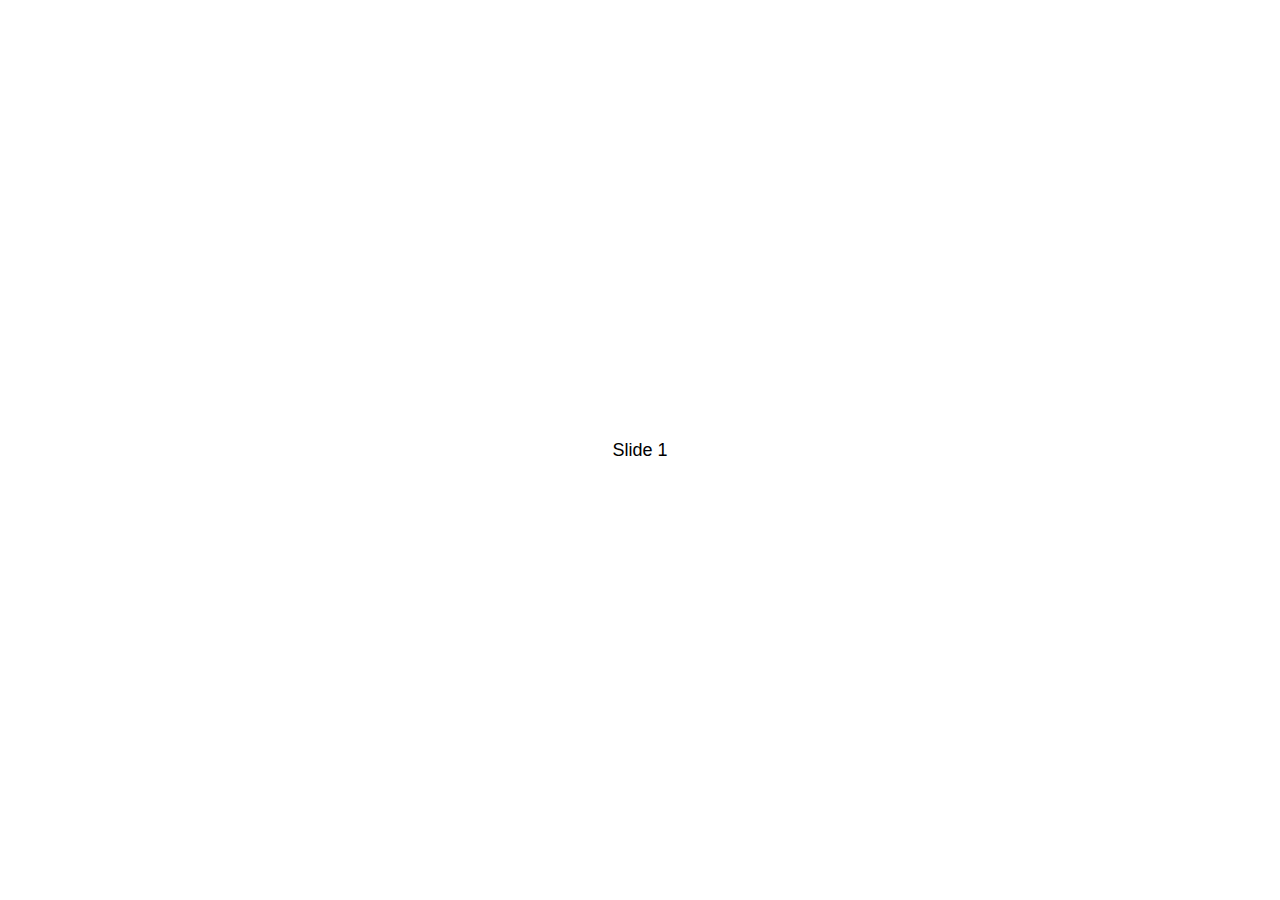
<file: js/swiper-4.3.5/demos/010-default.html>
<!DOCTYPE html>
<html lang="en">
<head>
  <meta charset="utf-8">
  <title>Swiper demo</title>
  <!-- Link Swiper's CSS -->
  <link rel="stylesheet" href="../dist/css/swiper.min.css">

  <!-- Demo styles -->
  <style>
    html, body {
      position: relative;
      height: 100%;
    }
    body {
      background: #eee;
      font-family: Helvetica Neue, Helvetica, Arial, sans-serif;
      font-size: 14px;
      color:#000;
      margin: 0;
      padding: 0;
    }
    .swiper-container {
      width: 100%;
      height: 100%;
    }
    .swiper-slide {
      text-align: center;
      font-size: 18px;
      background: #fff;

      /* Center slide text vertically */
      display: -webkit-box;
      display: -ms-flexbox;
      display: -webkit-flex;
      display: flex;
      -webkit-box-pack: center;
      -ms-flex-pack: center;
      -webkit-justify-content: center;
      justify-content: center;
      -webkit-box-align: center;
      -ms-flex-align: center;
      -webkit-align-items: center;
      align-items: center;
    }
  </style>
</head>
<body>
  <!-- Swiper -->
  <div class="swiper-container">
    <div class="swiper-wrapper">
      <div class="swiper-slide">Slide 1</div>
      <div class="swiper-slide">Slide 2</div>
      <div class="swiper-slide">Slide 3</div>
      <div class="swiper-slide">Slide 4</div>
      <div class="swiper-slide">Slide 5</div>
      <div class="swiper-slide">Slide 6</div>
      <div class="swiper-slide">Slide 7</div>
      <div class="swiper-slide">Slide 8</div>
      <div class="swiper-slide">Slide 9</div>
      <div class="swiper-slide">Slide 10</div>
    </div>
  </div>

  <!-- Swiper JS -->
  <script src="../dist/js/swiper.min.js"></script>

  <!-- Initialize Swiper -->
  <script>
    var swiper = new Swiper('.swiper-container');
  </script>
</body>
</html>
</file>
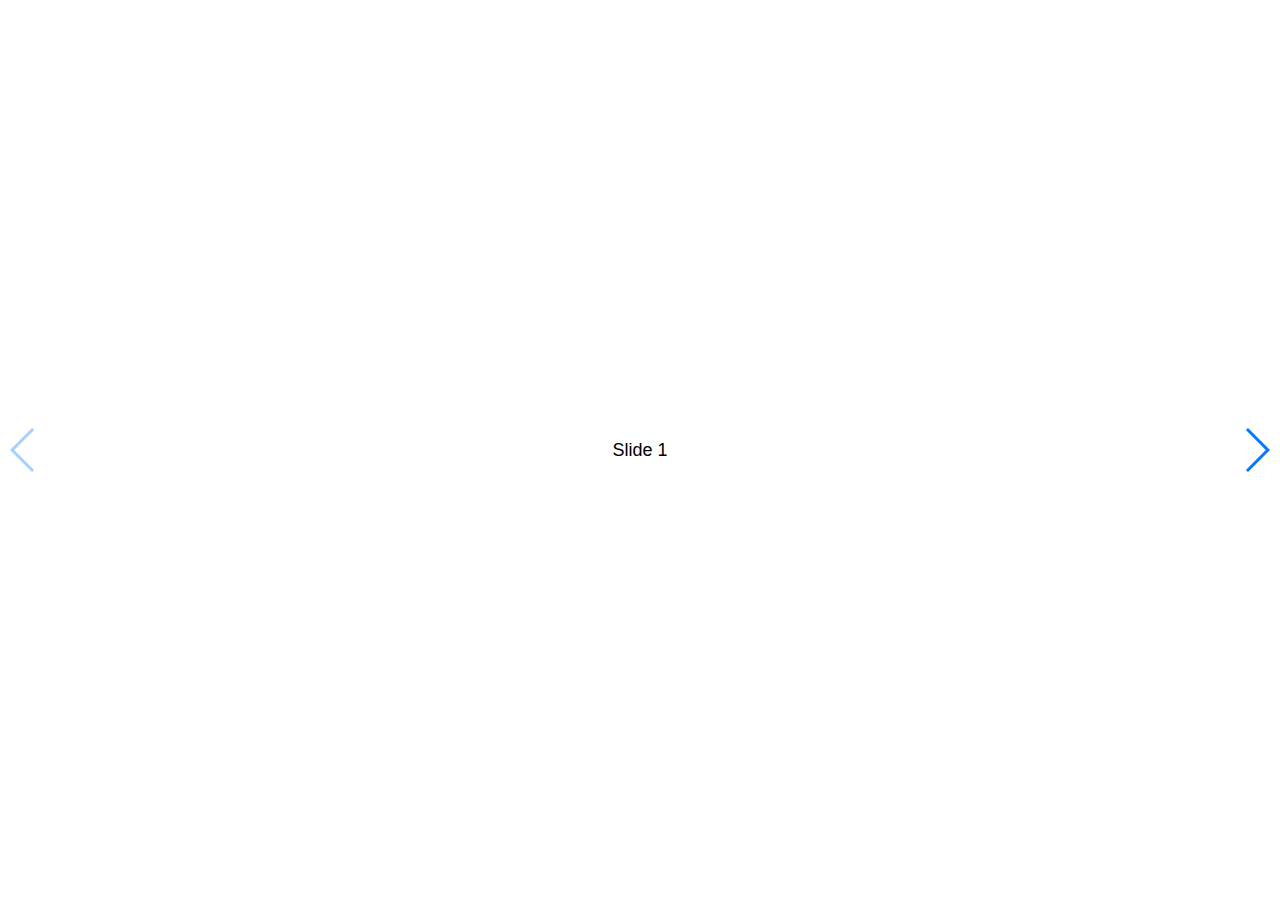
<file: js/swiper-4.3.5/demos/020-navigation.html>
<!DOCTYPE html>
<html lang="en">
<head>
  <meta charset="utf-8">
  <title>Swiper demo</title>
  <meta name="viewport" content="width=device-width, initial-scale=1, minimum-scale=1, maximum-scale=1">

  <!-- Link Swiper's CSS -->
  <link rel="stylesheet" href="../dist/css/swiper.min.css">

  <!-- Demo styles -->
  <style>
    html, body {
      position: relative;
      height: 100%;
    }
    body {
      background: #eee;
      font-family: Helvetica Neue, Helvetica, Arial, sans-serif;
      font-size: 14px;
      color:#000;
      margin: 0;
      padding: 0;
    }
    .swiper-container {
      width: 100%;
      height: 100%;
    }
    .swiper-slide {
      text-align: center;
      font-size: 18px;
      background: #fff;

      /* Center slide text vertically */
      display: -webkit-box;
      display: -ms-flexbox;
      display: -webkit-flex;
      display: flex;
      -webkit-box-pack: center;
      -ms-flex-pack: center;
      -webkit-justify-content: center;
      justify-content: center;
      -webkit-box-align: center;
      -ms-flex-align: center;
      -webkit-align-items: center;
      align-items: center;
    }
  </style>
</head>
<body>
  <!-- Swiper -->
  <div class="swiper-container">
    <div class="swiper-wrapper">
      <div class="swiper-slide">Slide 1</div>
      <div class="swiper-slide">Slide 2</div>
      <div class="swiper-slide">Slide 3</div>
      <div class="swiper-slide">Slide 4</div>
      <div class="swiper-slide">Slide 5</div>
      <div class="swiper-slide">Slide 6</div>
      <div class="swiper-slide">Slide 7</div>
      <div class="swiper-slide">Slide 8</div>
      <div class="swiper-slide">Slide 9</div>
      <div class="swiper-slide">Slide 10</div>
    </div>
    <!-- Add Arrows -->
    <div class="swiper-button-next"></div>
    <div class="swiper-button-prev"></div>
  </div>

  <!-- Swiper JS -->
  <script src="../dist/js/swiper.min.js"></script>

  <!-- Initialize Swiper -->
  <script>
    var swiper = new Swiper('.swiper-container', {
      navigation: {
        nextEl: '.swiper-button-next',
        prevEl: '.swiper-button-prev',
      },
    });
  </script>
</body>
</html>
</file>
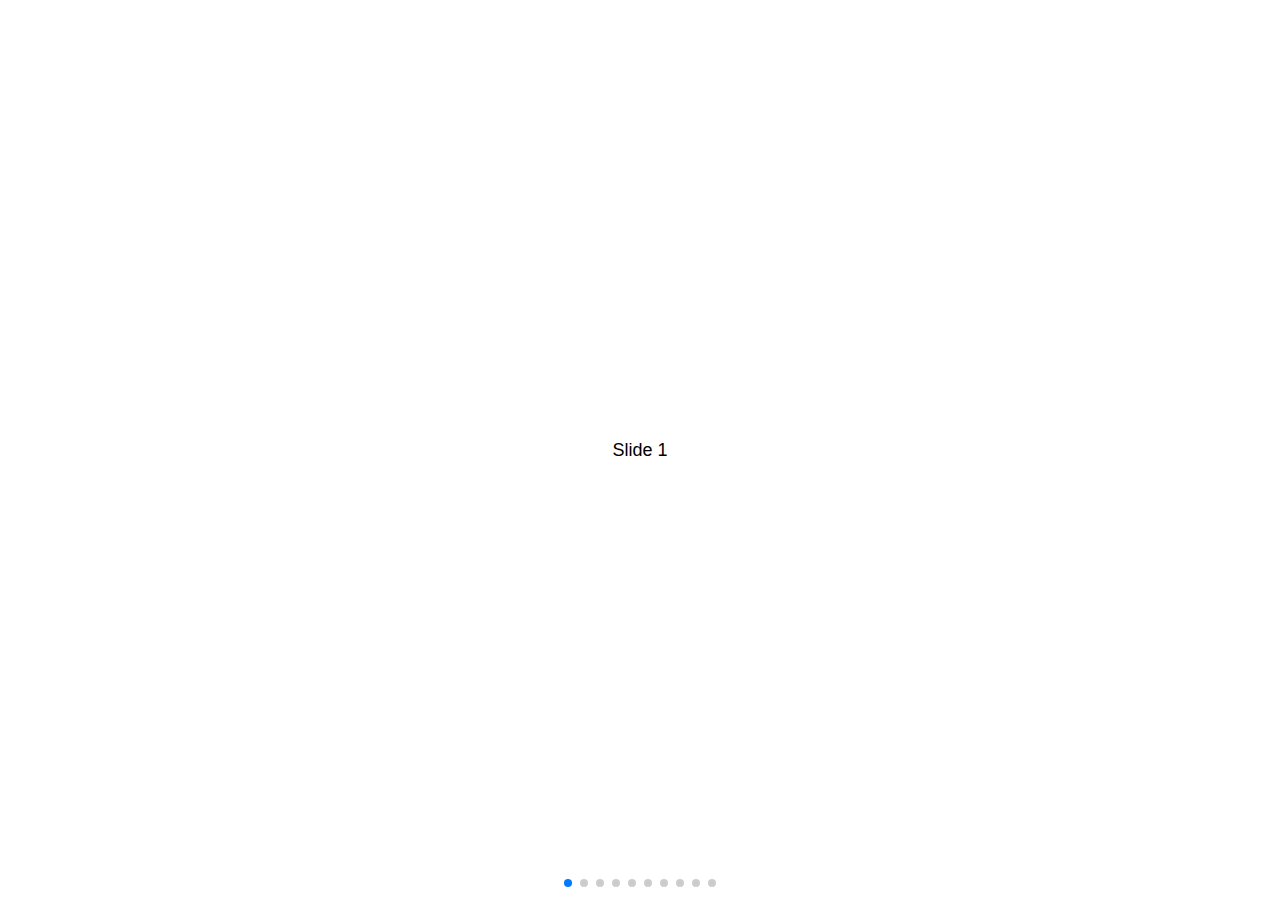
<file: js/swiper-4.3.5/demos/030-pagination.html>
<!DOCTYPE html>
<html lang="en">
<head>
  <meta charset="utf-8">
  <title>Swiper demo</title>
  <meta name="viewport" content="width=device-width, initial-scale=1, minimum-scale=1, maximum-scale=1">

  <!-- Link Swiper's CSS -->
  <link rel="stylesheet" href="../dist/css/swiper.min.css">

  <!-- Demo styles -->
  <style>
    html, body {
      position: relative;
      height: 100%;
    }
    body {
      background: #eee;
      font-family: Helvetica Neue, Helvetica, Arial, sans-serif;
      font-size: 14px;
      color:#000;
      margin: 0;
      padding: 0;
    }
    .swiper-container {
      width: 100%;
      height: 100%;
    }
    .swiper-slide {
      text-align: center;
      font-size: 18px;
      background: #fff;

      /* Center slide text vertically */
      display: -webkit-box;
      display: -ms-flexbox;
      display: -webkit-flex;
      display: flex;
      -webkit-box-pack: center;
      -ms-flex-pack: center;
      -webkit-justify-content: center;
      justify-content: center;
      -webkit-box-align: center;
      -ms-flex-align: center;
      -webkit-align-items: center;
      align-items: center;
    }
  </style>
</head>
<body>
  <!-- Swiper -->
  <div class="swiper-container">
    <div class="swiper-wrapper">
      <div class="swiper-slide">Slide 1</div>
      <div class="swiper-slide">Slide 2</div>
      <div class="swiper-slide">Slide 3</div>
      <div class="swiper-slide">Slide 4</div>
      <div class="swiper-slide">Slide 5</div>
      <div class="swiper-slide">Slide 6</div>
      <div class="swiper-slide">Slide 7</div>
      <div class="swiper-slide">Slide 8</div>
      <div class="swiper-slide">Slide 9</div>
      <div class="swiper-slide">Slide 10</div>
    </div>
    <!-- Add Pagination -->
    <div class="swiper-pagination"></div>
  </div>

  <!-- Swiper JS -->
  <script src="../dist/js/swiper.min.js"></script>

  <!-- Initialize Swiper -->
  <script>
    var swiper = new Swiper('.swiper-container', {
      pagination: {
        el: '.swiper-pagination',
      },
    });
  </script>
</body>
</html>
</file>
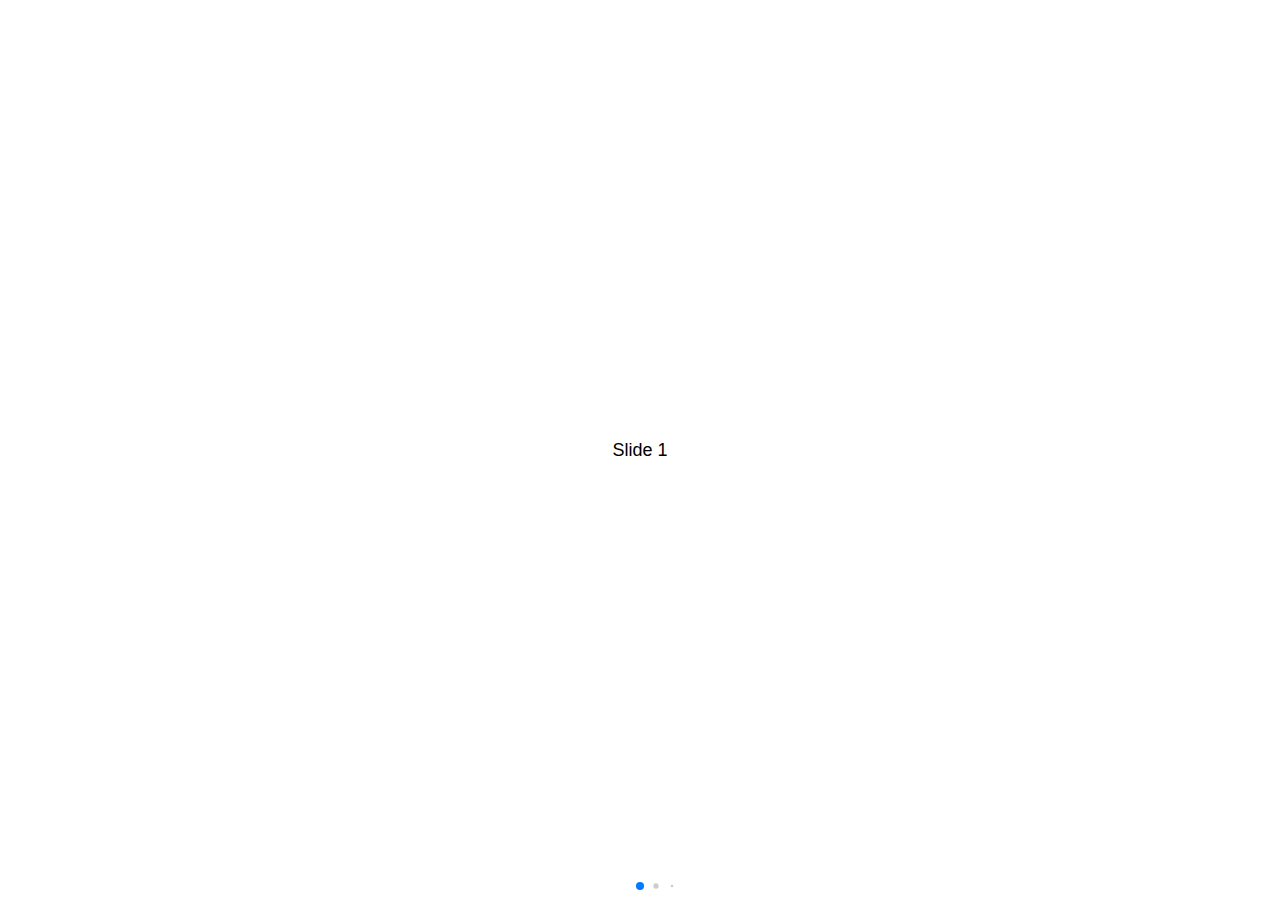
<file: js/swiper-4.3.5/demos/040-pagination-dynamic.html>
<!DOCTYPE html>
<html lang="en">
<head>
  <meta charset="utf-8">
  <title>Swiper demo</title>
  <meta name="viewport" content="width=device-width, initial-scale=1, minimum-scale=1, maximum-scale=1">

  <!-- Link Swiper's CSS -->
  <link rel="stylesheet" href="../dist/css/swiper.min.css">

  <!-- Demo styles -->
  <style>
    html, body {
      position: relative;
      height: 100%;
    }
    body {
      background: #eee;
      font-family: Helvetica Neue, Helvetica, Arial, sans-serif;
      font-size: 14px;
      color:#000;
      margin: 0;
      padding: 0;
    }
    .swiper-container {
      width: 100%;
      height: 100%;
    }
    .swiper-slide {
      text-align: center;
      font-size: 18px;
      background: #fff;

      /* Center slide text vertically */
      display: -webkit-box;
      display: -ms-flexbox;
      display: -webkit-flex;
      display: flex;
      -webkit-box-pack: center;
      -ms-flex-pack: center;
      -webkit-justify-content: center;
      justify-content: center;
      -webkit-box-align: center;
      -ms-flex-align: center;
      -webkit-align-items: center;
      align-items: center;
    }
  </style>
</head>
<body>
  <!-- Swiper -->
  <div class="swiper-container">
    <div class="swiper-wrapper">
      <div class="swiper-slide">Slide 1</div>
      <div class="swiper-slide">Slide 2</div>
      <div class="swiper-slide">Slide 3</div>
      <div class="swiper-slide">Slide 4</div>
      <div class="swiper-slide">Slide 5</div>
      <div class="swiper-slide">Slide 6</div>
      <div class="swiper-slide">Slide 7</div>
      <div class="swiper-slide">Slide 8</div>
      <div class="swiper-slide">Slide 9</div>
      <div class="swiper-slide">Slide 10</div>
    </div>
    <!-- Add Pagination -->
    <div class="swiper-pagination"></div>
  </div>

  <!-- Swiper JS -->
  <script src="../dist/js/swiper.min.js"></script>

  <!-- Initialize Swiper -->
  <script>
    var swiper = new Swiper('.swiper-container', {
      pagination: {
        el: '.swiper-pagination',
        dynamicBullets: true,
      },
    });
  </script>
</body>
</html>
</file>
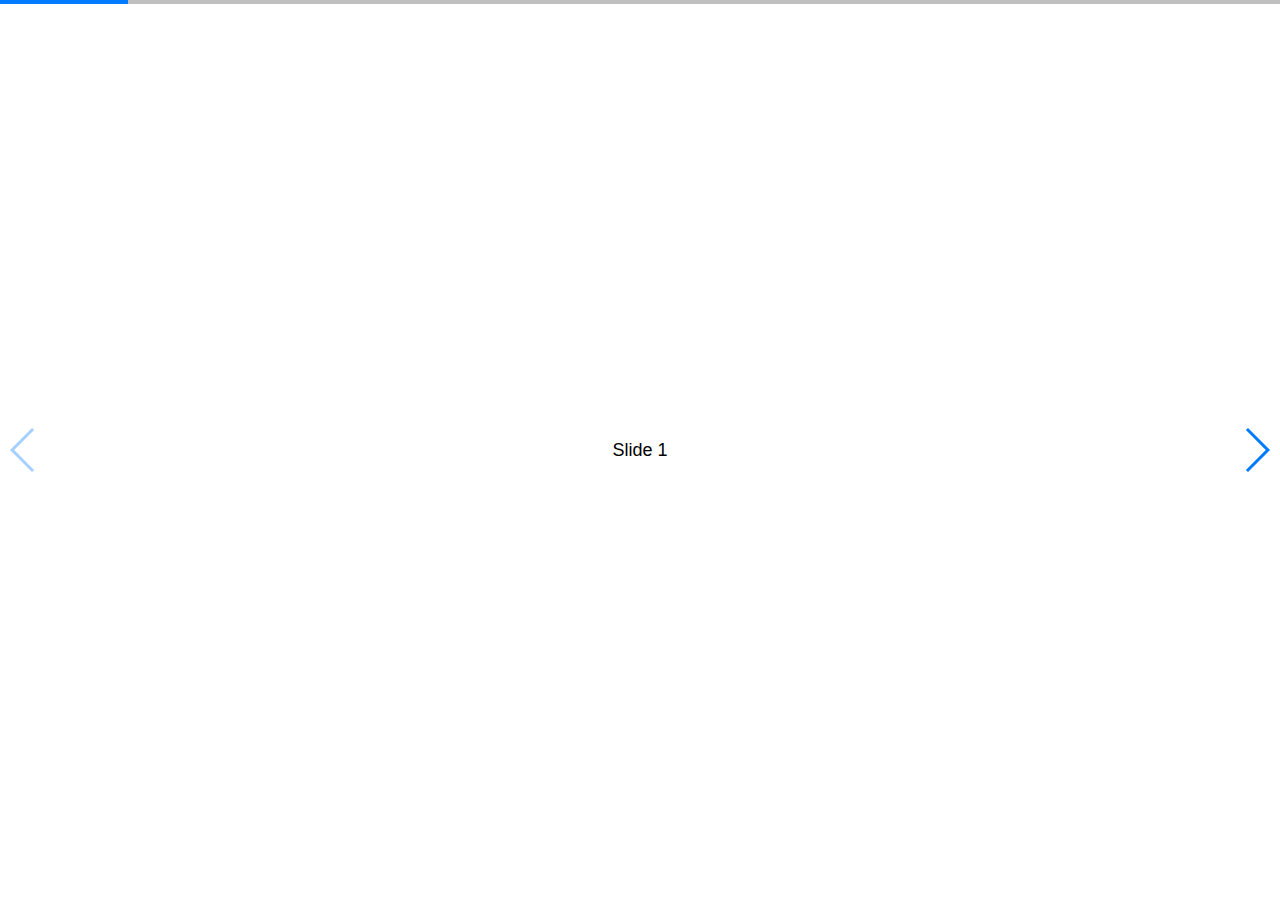
<file: js/swiper-4.3.5/demos/050-pagination-progress.html>
<!DOCTYPE html>
<html lang="en">
<head>
  <meta charset="utf-8">
  <title>Swiper demo</title>
  <!-- Link Swiper's CSS -->
  <link rel="stylesheet" href="../dist/css/swiper.min.css">

  <!-- Demo styles -->
  <style>
    html, body {
      position: relative;
      height: 100%;
    }
    body {
      background: #eee;
      font-family: Helvetica Neue, Helvetica, Arial, sans-serif;
      font-size: 14px;
      color:#000;
      margin: 0;
      padding: 0;
    }
    .swiper-container {
      width: 100%;
      height: 100%;
    }
    .swiper-slide {
      text-align: center;
      font-size: 18px;
      background: #fff;

      /* Center slide text vertically */
      display: -webkit-box;
      display: -ms-flexbox;
      display: -webkit-flex;
      display: flex;
      -webkit-box-pack: center;
      -ms-flex-pack: center;
      -webkit-justify-content: center;
      justify-content: center;
      -webkit-box-align: center;
      -ms-flex-align: center;
      -webkit-align-items: center;
      align-items: center;
    }
  </style>
</head>
<body>
  <!-- Swiper -->
  <div class="swiper-container">
    <div class="swiper-wrapper">
      <div class="swiper-slide">Slide 1</div>
      <div class="swiper-slide">Slide 2</div>
      <div class="swiper-slide">Slide 3</div>
      <div class="swiper-slide">Slide 4</div>
      <div class="swiper-slide">Slide 5</div>
      <div class="swiper-slide">Slide 6</div>
      <div class="swiper-slide">Slide 7</div>
      <div class="swiper-slide">Slide 8</div>
      <div class="swiper-slide">Slide 9</div>
      <div class="swiper-slide">Slide 10</div>
    </div>
    <!-- Add Pagination -->
    <div class="swiper-pagination"></div>
    <!-- Add Arrows -->
    <div class="swiper-button-next"></div>
    <div class="swiper-button-prev"></div>
  </div>

  <!-- Swiper JS -->
  <script src="../dist/js/swiper.min.js"></script>

  <!-- Initialize Swiper -->
  <script>
    var swiper = new Swiper('.swiper-container', {
      pagination: {
        el: '.swiper-pagination',
        type: 'progressbar',
      },
      navigation: {
        nextEl: '.swiper-button-next',
        prevEl: '.swiper-button-prev',
      },
    });
  </script>
</body>
</html>
</file>
<file: css/base.css>
*{
	padding: 0;
	margin: 0;
	box-sizing: border-box;
  -webkit-tap-highlight-color: transparent;
  outline:none;
}
a{
	text-decoration: none;
	color: #333;
}
input,div,button{
	outline: none;
}
ul{
  list-style-type: none;
}
.fl{
	float: left;
	display: inline;
}
.fr{
	float: right;
	display: inline;
}
.clearfix:after{
  content: "020"; 
  display: block;
  clear: both; 
   height: 0; 
   line-height: 0; 
   font-size: 0;
  visibility: hidden;  
  }

.clearfix {
  /* 触发 hasLayout */ 
  zoom: 1; 
}
.hidden_scrill::-webkit-scrollbar {
    display: none;
}
html,body{
  width: 100%;
  height:100%;
  font-size: 14px;
  color:#333;
  position: relative;
  transition: all 0.5s;
  overflow-y:visible;
}
body{
  font-family: 'fontnameRegular';
 
}


.menu{
  z-index: 100;
  position: fixed;
  top: 0;
  left: 0;
  -webkit-transition: all .5s ease;
  -o-transition: all .5s ease;
  transition: all .5s ease;
}
.menu, .menu:before {
  width: 445px;
  height: 208px;
}
.menu:before {
  content: "";
  background: #fff;
  position: absolute;
  top: 0;
  left: -223px;
  -webkit-transform: skew(-65deg);
  -ms-transform: skew(-65deg);
  transform: skew(-65deg);
}
.menu button {
  border: 0;
  background: 0 0;
  height: 30px;
  width: 34px;
  padding: 0;
  cursor: pointer;
  top: 56px;
  position: relative;
  left: 80px;
  text-align: left;
}
.menu button span {
  display: block;
  width: 26px;
  position: relative;
}
.menu button span:before {
  left: 0;
  position: absolute;
  content: "";
  top: 10px;
  width: 32px;
}
.menu button span, .menu button span:before {
  height: 3px;
  background: #000;
  -webkit-transition: all .3s;
  -o-transition: all .3s;
  transition: all .3s;
}
.menu-button:hover span, .menu-button:hover span::before {
  width: 34px;
}
.contact-widget {
  position: fixed;
  bottom: 34px;
  right: 34px;
  z-index: 100;
  font-family: Lato;
  cursor: pointer;
}
.contact-widget__button {
  width: 45px;
  height: 45px;
  border: none;
  background: #000;
  border-radius: 50%;
  cursor: pointer;
  position: relative;
  z-index: 2;
  transition: all .3s ease;
}
.contact-widget #contact-widget__body {
  background: #000;
  height: 50px;
  display: flex;
  justify-content: space-between;
  position: absolute;
  bottom: 0;
  right: 0;
  border-radius: 26px;
  align-items: flex-end;
  width: 50px;
  overflow: hidden;
  transition: all .3s ease;
  z-index: 1;
  opacity: 0;
  padding-right: 10px;
  z-index: 99;
}
.contact-widget.active #contact-widget__body{
  width: 294px;
  height: 94px;
  opacity: 1;
}
.contact-widget__body__details__detail {
  font-size: 16px;
  font-weight: 500;
  height: 27px;
  color: #fff;
  text-decoration: none;
  display: inline-flex;
  align-items: center;
  opacity: 0;
  transition: all .3s ease;
  position: relative;
}
.contact-widget__body__details__detail:nth-child(1) {
  left: 24px;
  bottom: -21px;
}
.contact-widget__body__details__detail:nth-child(2) {
  left: 24px;
  bottom: 9px;
}

/* .contact-widget.active-large .contact-widget__body__details__detail:nth-child(1) {
  transform: translateY(-40px);
  transition:all 0.5s;
  transition-delay: .2s;
} */
#contact-widget__body.active .contact-widget__body__details__detail:nth-child(1) {
  transform: translateY(-40px);
  transition:all 0.5s;
  transition-delay: .2s;
}
.contact-widget__body__details__detail.active {
  opacity: 1;
}
.contact-widget__body__details__detail svg {
  margin-right: 9px;
}

.contact-widget__body__details__detail svg {
  transition: all .3s ease;
}

.contact-widget #contact-widget__body button {
  margin-right: 0;
  margin-left: auto;
  border: none;
  background: transparent;
  transform: translateY(-12px);
  transition: all .3s ease;
  cursor: pointer;
}
/* .contact-widget.active-large .contact-widget__body button {
  transform: translateY(-54px) rotate(360deg);
} */
#contact-widget__body.active button {
  transform: translateY(-54px) rotate(360deg);
}
.contact-widget__button img{
  width: 100%;
  height: 100%;
  object-fit: cover;
}

.newMenu{
    width: 100vw;
    height: 100vh;
    background-color: #000;
    font-family: "Lato", sans-serif;
    position: fixed;
    top: 0;
    right: 0;
    bottom: 0;
    left: 0;
    -webkit-transform: translateX(-120%);
    transform: translateX(-120%);
    -webkit-transition: -webkit-transform 0.5s ease-in-out;
    transition: -webkit-transform 0.5s ease-in-out;
    transition: transform 0.5s ease-in-out;
    transition: transform 0.5s ease-in-out, -webkit-transform 0.5s ease-in-out;
    z-index: 9999;
}
.newMenu.active {
  -webkit-transform: translateX(0);
  transform: translateX(0);
}
.newMenu .menu__corner {
  width: 160px;
  height: 160px;
  position: absolute;
  top: 0;
  right: 0;
  z-index: 999999;
  cursor: pointer;
}
.newMenu .menu__corner img{
    position: absolute;
    top: 50%;
    left: 50%;
    transform: translate(-50%,-50%);
}
.newMenu .menu__wrapper{
    position: relative;
    height: 100%;
    -webkit-box-orient: vertical;
    -webkit-box-direction: normal;
    -ms-flex-direction: column;
    flex-direction: column;
    width: 120%;
    left: -10%;
    display: -webkit-box;
    display: -ms-flexbox;
    display: flex;
    -webkit-box-pack: justify;
    -ms-flex-pack: justify;
    justify-content: space-between;
}
.newMenu .menu__cols {
  width: 100%;
  display: -webkit-box;
  display: -ms-flexbox;
  display: flex;
  height: 100vh;
}
.newMenu .menu__col {
  width: 100%;
  /* margin: 0 7px; */
  height: 100%;
  background-size: cover;
  background-position: center;
  position: relative;
  display: block;
  transform: skew(-10deg);
  z-index:1;
  transition:all 0.5s ease;
}
.newMenu .menu__col:hover .case-image{
   opacity:.1;
}
 .newMenu .menu__col:hover {
  width:150%;
  z-index:999;
}
/* .newMenu .menu__col:first-child:hover{
  width:calc(100%);
  z-index:0;
}  */
.newMenu .menu__col:first-child{
  /* transform: skew(0deg); */
    width: 100%;
    left: 0;
}
.newMenu .menu__col:first-child .col__heading {
  left: 57%;
  /* transform: skew(0deg); */
}
.newMenu .menu__col:nth-child(2){
  /* width: calc(100%); */
  left: 0%;
}
.newMenu .menu__col:nth-child(3){
  /* width: 100%; */
  left: 0%;
}
.newMenu .menu__col:nth-child(4){
  /* width: calc(100% ); */
  left: 0%;
}
.newMenu .menu__col:nth-child(5){
  left: 0%;
  /* transform: skew(0deg); */
  width: 100%;
  z-index: 0;
}
.newMenu .menu__col:nth-child(5) .col__heading {
  left: 25%;
  transform: skew(13deg);
}
.col__heading{
    color: #FFF;
    top: 50%;
    left: 40%;
    position: absolute;
    transform: translate(-50%,-50%);
    transform: skew(13deg);
    z-index:99;
}
.case-image{
  position: absolute;
  top: 0;
  left: 0;
  width: 100%;
  height: 100%;
  opacity: .5;
  background: #000;
  z-index: 9;
  -webkit-transition: all .3s ease;
  -o-transition: all .3s ease;
  transition: all .3s ease;
}
.city{
  display:none;
}
.city.active{
  display:block!important;
}
.contact-window{
  display:none;
}
.contact-window.active{
  display:block!important;
}
@media screen and (max-width: 980px){
  .newMenu .menu__cols {
    -webkit-box-orient: vertical;
    -webkit-box-direction: normal;
    -ms-flex-direction: column;
    flex-direction: column;
}
  .newMenu .menu__col {
    width: auto;
    margin: 15px 0;
    display: -webkit-box;
    display: -ms-flexbox;
    display: flex;
    background-image: none !important;
    background-color: #000;
  }
  .newMenu .menu__col, .newMenu .menu__cols {
    height: auto;
    -webkit-box-align: center;
    -ms-flex-align: center;
    align-items: center;
    -webkit-box-pack: center;
    -ms-flex-pack: center;
    justify-content: center;
}
.newMenu .menu__col .col__heading {
  position: static;
  -webkit-transform: none;
  transform: none;
  text-align: center;
  font-size: 24px;
  line-height: 29px;
  max-width: unset;
}
.newMenu .menu__cols {
  -webkit-box-orient: vertical;
  -webkit-box-direction: normal;
  -ms-flex-direction: column;
  flex-direction: column;
  position: absolute;
    top: 50%;
    left: 50%;
    transform: translate(-50%,-50%);
}
.newMenu .menu__col{
      transform: skew(0deg);
}
.case-image{
   opacity:0;
}
.newMenu .menu__cols{
  width:80%;
}
.newMenu .menu__col:nth-child(5) .col__heading{
  transform: skew(0deg);
}
}

@media screen and (max-width: 750px){
  .menu:before {
    width: 404px;
  }
  .menu button {
    top: 56px;
    left: 55px;
  }
}

@media (max-width: 550px){
  .menu:before {
    width: 363px;
    left: -293px;
}
  .menu button {
    top: 36px;
    left: 25px;
}
}
</file>
<file: css/index.css>
.wrapper{
    overflow:hidden;
}
.line {
    /* animation-duration: 2s; */
    animation-delay: .2s;
  }
  .wow{
    animation-delay: 2.5s;
  }
.quick-nav {
    position: fixed;
    top: 50%;
    left: 80px;
    -webkit-transform: translateY(-50%);
    -ms-transform: translateY(-50%);
    transform: translateY(-50%);
    z-index: 100;
    -webkit-transition: all .3s;
    -o-transition: all .3s;
    transition: all .3s;
}
.quick-nav li {
    display: block;
    margin-bottom: 10px;
}
.quick-nav li a{
    color: #fff;
    text-decoration: none;
}
.quick-nav li a.active{
    opacity: 1;
}
.scroll-up {
    height: 30px;
    background: #000;
    bottom: 110px;
    right: 40px;
    display: none;
    z-index: 65;
    -webkit-transition: all .3s;
    -o-transition: all .3s;
    transition: all .3s;
    position: fixed;
    cursor: pointer;
    width: 30px;
    z-index: 99;
    cursor: pointer;
}
.scroll-up svg {
    fill: #fff;
    width: 100%;
    height: 100%;
    position: relative;
    top: -2px;
}
.scroll-up:hover, section#header a.scroll-down:hover {
    background: #fff;
}
.scroll-up:hover svg, section#header a.scroll-down:hover svg path {
    fill: #000;
}
#contact-form .form-item-row:after, #stay-up-to-date .people:after, .quick-nav li:after {
    clear: both;
    display: table;
    float: none;
    content: "";
}
.quick-nav li a:before {
    content: "";
    height: 7px;
    width: 7px;
    -webkit-transform: rotate(45deg);
    -ms-transform: rotate(45deg);
    transform: rotate(45deg);
    border: 1px solid #fff;
    display: block;
    float: left;
}
.quick-nav li a.active:after {
    content: "";
    width: 1px;
    height: 40px;
    background: #fff;
    display: block;
    margin-left: 3px;
    margin-top: 5px;
    margin-bottom: 4px;
}
.quick-nav li span {
    opacity: 0;
    display: block;
    white-space: nowrap;
    padding-left: 0;
    margin-top: -3px;
    font-size: 13px;
    top: -3px;
    letter-spacing: 1.1px;
    -webkit-transition: all .5s ease;
    -o-transition: all .5s ease;
    transition: all .5s ease;
    font-weight: 700;
    position: relative;
    text-transform: uppercase;
}
.quick-nav li a:hover{
    opacity: 1;
}
.quick-nav li a:hover span {
    opacity: 1;
    padding-left: 27px;
}
/* #contact-form .form-item-row:after, #stay-up-to-date .people:after, .quick-nav li:after {
    clear: both;
    display: table;
    float: none;
    content: "";
} */

section#header {
    display: block;
    background-color: #000;
    min-height: 100vh;
    padding-bottom: 234px;
    overflow: hidden;
}
section#creation, section#header .unskew {
    position: relative;
}
#banner {
    z-index: 0;
    position: absolute;
    top: 0;
    left: 0;
    right: 0;
    bottom: 0;
    background: #000;
}
#banner img {
    width: 100%;
    height: 100vh;
    object-fit: cover;
    
}
section#header .first-screen {
    height: 100vh;
    z-index: 3;
    position: relative;
    display: table;
    width: 100%;
}
section#header .logo {
    opacity: 1;
    display: table-cell;
    height: auto;
    margin: 0 auto;
    text-align: center;
    width: 100%;
    vertical-align: middle;
    -webkit-transition: all .3s ease;
    -o-transition: all .3s ease;
    transition: all .3s ease;
    -webkit-transition-delay: .3s;
    -o-transition-delay: .3s;
    transition-delay: .3s;
}

.slidetel p{
    color:#fff;
    font-size: 28px;
}
.down {
    top: 140px;
    position: relative;
    margin: 0 auto;
    -webkit-animation: yb 5s infinite;
    animation: up 5s infinite;
}
.down{
    cursor: pointer;
    width: 30px;
}

@keyframes up{
    0%, 100%{
        top: 140px;
    }
    50% {
        top: 156px;
    }
}
@keyframes rb{
    0%{
        -webkit-transform: translate3d(-100%,0,0);
        transform: translate3d(-100%,0,0);
        visibility: visible;
    }
    50% {
        -webkit-transform: translateZ(0);
        transform: translateZ(0);
    }
}



.container {
    max-width: 1170px;
    width: 100%;
    margin: 0 auto;
    z-index: 3;
    position: relative;
}
section#header .beauty-innovate.loaded{
    opacity: 1;
    -webkit-transform: none;
    -ms-transform: none;
    transform: none;
}
section#header .beauty-innovate {
    padding-top: 110px;
}
#creation .creation h2, section#header .beauty-innovate h2{
    color: #fff;
    font-family: Playfair Display,serif;
    font-size: 54px;
    max-width: 526px;
    margin-left: auto;
    margin-right: auto;
    text-align: right;
    margin-bottom: 67px;
    line-height: 62px;
    position: relative;
}
#creation .creation h2:before, section#header .beauty-innovate h2:before {
    content: "";
    width: 5px;
    height: 5px;
    -webkit-border-radius: 50%;
    border-radius: 50%;
    background-color: #fff;
    position: absolute;
    right: -57px;
    top: 37px;
}
#creation .creation h2:after, section#header .beauty-innovate h2:after {
    content: "";
    height: 1px;
    width: 100000px;
    position: absolute;
    background: #fff;
    top: 39px;
    margin-left: 57px;
}
section#header .beauty-innovate p {
    font-weight: 700;
    max-width: 560px;
    margin: 0 auto 22px;
    text-align: center;
    line-height: 22px;
    color: #fff;
    text-transform: uppercase;
    font-size: 14px;
    letter-spacing: 1.4px;
}
section#header .line {
    width: 1px;
    height: 50px;
    display: block;
    margin: 36px auto 30px;
    position: relative;
}
section#header .line.loaded:after {
    height: 100%;
}

section#header .line:after {
    position: absolute;
    width: 1px;
    height: 0;
    z-index: 11;
    -webkit-transition: all .5s ease;
    -o-transition: all .5s ease;
    transition: all .5s ease;
}
section#header .line:after, section#header .video-box a:after {
    top: 0;
    left: 0;
    background: #fff;
    content: "";
}
section#header .video-box {
    max-width: 1170px;
    width: 100%;
    display: red;
    background: #000;
    margin: 0 auto;
    /* height: 659px; */
    z-index: 1;
    position: relative;
}
.video-box video{
    width: 100%;
    height: 100%;
    object-fit: contain;
    position: relative;
}
.play-btn{
    position: absolute;
    top: 50%;
    left: 50%;
    -webkit-transform: translate(-50%,-50%);
    -ms-transform: translate(-50%,-50%);
    transform: translate(-50%,-50%);
    width: 100px;
    height: 100px;
    cursor: pointer;
}
.play-btn.active{
    display:none;
}
section#header .line:after, section#header .video-box .play-btn:after {
    top: 0;
    left: 0;
    background: #fff;
    content: "";
}
section#header .video-box .play-btn:before{
    background-color: rgba(255,255,255,.4);
    position: absolute;
    width: 200px;
    height: 200px;
    left: -50px;
    top: -50px;
    content: "";
    -webkit-border-radius: 50%;
    border-radius: 50%;
    z-index: 10;
    -webkit-animation-name: Ab;
    animation-name: Ab;
    -webkit-animation-duration: 2s;
    animation-duration: 2s;
    -webkit-animation-iteration-count: infinite;
    animation-iteration-count: infinite;
    -webkit-animation-timing-function: ease-in-out;
    animation-timing-function: ease-in-out;
}
section#header .video-box .play-btn:after {
    -webkit-border-radius: 50%;
    border-radius: 50%;
    z-index: 11;
    width: 100px;
    height: 100px;
    -webkit-box-shadow: 0 0 2px 0 rgba(0,0,0,.15);
    box-shadow: 0 0 2px 0 rgba(0,0,0,.15);
    display: block;
    position: absolute;
    -webkit-animation-name: Cb;
    animation-name: Cb;
    -webkit-animation-duration: 2s;
    animation-duration: 2s;
    animation-direction:alternate;
    -webkit-animation-direction:alternate;
    -webkit-animation-iteration-count: infinite;
    animation-iteration-count: infinite;
    -webkit-animation-timing-function: ease-in-out;
    animation-timing-function: ease-in-out;
}
@keyframes Ab{
    0%{
       transform:scale(0);

    }
    100%{
        transform:scale(1.1);
        opacity:0.2;
    }
}
@keyframes Cb{
    0%{
       transform:scale(1);

    }
    100%{
        transform:scale(1.2);
    }
}
section#header .who-we-are {
    text-align: center;
    margin-top: -63px;
    position: relative;
    z-index: 2;
}
section#header .beauty-innovate p, section#header .who-we-are h3 {
    color: #fff;
    text-transform: uppercase;
    font-size: 14px;
    letter-spacing: 1.4px;
}
section#header .who-we-are h3 {
    margin-bottom: 15px;
}
section#header .who-we-are h2 {
    font-family: Lato;
    color: #fff;
    text-transform: uppercase;
    font-size: 50px;
    font-weight: 40;
    letter-spacing: 4px;
}
section#header .who-we-are p {
    text-align: center;
    color: #fff;
    font-family: Lato;
    font-size: 20px;
    line-height: 32px;
    font-weight: 300;
    max-width: 760px;
    margin: 59px auto 0;
}
section#header a.scroll-down{
    border: 2px solid #fff;
    width: 130px;
    margin: 72px auto 0 -65px;
    height: 180px;
    display: block;
    position: absolute;
    z-index: 3;
    left: 50%;
    -webkit-transition: all .5s;
    -o-transition: all .5s;
    transition: all .5s;
}
.scroll-down:after{
    content: '';
    background: url(../images/img6.png) no-repeat;
    width: 25px;
    height: 28px;
    display: block;
    position: absolute;
    top: 50%;
    left: 50%;
    margin-left: -10px;
    margin-top: -11.5px;
    transition: all .5s ease;
}
.scroll-down:hover:after {
    background-image: url(../images/work/11.png);
}
section#our-service {
    background-color: #000;
    padding-bottom: 240px;
    margin-top: -34px;
    position: relative;
}
section#our-service:before {
    position: absolute;
    background: #fff;
    height: 100%;
    z-index: 4;
    top: 0;
    -webkit-transform: skew(0,-25deg);
    -ms-transform: skew(0,-25deg);
    transform: skew(0,-25deg);
}

section#our-service:after, section#our-service:before {
    width: 100%;
    left: 0;
    content: "";
}
section#our-service .bg-text-1, section#our-service .bg-text-2 {
    font-size: 640px;
    color: #000;
    font-weight: 700;
    opacity: .03;
    position: absolute;
    font-family: BGB;
}
section#our-service .bg-text-1 {
    top: 0;
    left: 0;
    z-index: 40;
}
section#our-service .bg-text-2 {
    bottom: 0;
    right: 0;
    left: auto;
    top: auto;
    z-index: 56;
}
section#our-service .container {
    position: relative;
    z-index: 58;
}
section#our-service h2 {
    text-align: right;
    text-transform: uppercase;
    font-weight: 900;
    font-size: 72px;
    padding-top: 79px;
    line-height: 72px;
}
section#our-service h3 {
    margin-top: 102px;
    font-family: Lato;
    font-weight: 200;
    font-size: 52px;
    margin-left: 70px;
    line-height: 82px;
    max-width: 500px;
    float: left;
    margin-bottom: 84px;
    visibility: visible;
    animation-name: rb;
    width: 80%;
}
section#our-service .box-holder:first-child {
    float: right;
    margin-top: 83px;
}
section#our-service .box-holder {
    width: 370px;
    height: 270px;
    float: left;
    margin-top: 30px;
    background: #fff;
}
section#our-service .box-holder:not(:first-child) {
    margin-right: 30px;
}
section#our-service .box-holder:nth-child(4), section#our-service .box-holder:nth-child(6) {
    margin-right: 0;
}
section#our-service .box-holder:nth-child(5) {
    margin-left: 34%;
}
section#our-service .box {
    overflow: hidden;
    background: #fff;
    -webkit-box-shadow: 0 10px 32px 0 rgba(0,0,0,.1);
    box-shadow: 0 10px 32px 0 rgba(0,0,0,.1);
    width: 100%;
    height: 100%;
    position: relative;
    -webkit-transform-style: preserve-3d;
    transform-style: preserve-3d;
    -webkit-transition: transform 1s;
    -webkit-transition: -webkit-transform 1s;
    -o-transition: transform 1s;
    transition: transform 1s;
    transition: transform 1s,-webkit-transform 1s;
}
section#our-service .box .front {
    padding: 0 40px;
    display: -webkit-box;
    display: -webkit-flex;
    display: -ms-flexbox;
    display: flex;
    -webkit-box-pack: center;
    -webkit-justify-content: center;
    -ms-flex-pack: center;
    justify-content: center;
    -webkit-box-orient: vertical;
    -webkit-box-direction: normal;
    -webkit-flex-direction: column;
    -ms-flex-direction: column;
    flex-direction: column;
    margin: 0;
    position: absolute;
    width: 100%;
    height: 100%;
}
section#our-service .box .back, section#our-service .box .front {
    top: 0;
    left: 0;
}
.front h4{
    font-size: 22px;
    position: absolute;
    top: 60px;
}
.front p{
    font-size: 18px;
    padding-top: 15px;
    overflow: hidden;
    text-overflow: ellipsis;
    display: -webkit-box;
    -webkit-line-clamp: 2;
    -webkit-box-orient: vertical;
}
section#our-service .boxes:after {
    clear: both;
    display: table;
    float: none;
    content: "";
}

section#our-service:after {
    height: 40%;
    background: #fff;
    position: absolute;
    bottom: 0;
    z-index: 1;
}
section {
    display: block;
}

section#our-service .box .back{
    top: 0;
    left: 0;
    position: absolute;
    width: 100%;
    height: 100%;
    background: #000;
    padding: 54px 130px 20px 55px;
    -webkit-transform: translateY(100%);
    -ms-transform: translateY(100%);
    transform: translateY(100%);
    display: block;
}
section#our-service .box-holder .box .back {
    -webkit-transition: all .5s ease;
    -o-transition: all .5s ease;
    transition: all .5s ease;
}
section#our-service .box-holder:hover .box .back {
    -webkit-transform: translateY(0);
    -ms-transform: translateY(0);
    transform: translateY(0);
}
section#our-service .box .back .bg-text {
    font-size: 82px;
    color: #fff;
    font-family: Lato,sans-serif;
    font-weight: 100;
    line-height: 42px;
    position: absolute;
    top: 100px;
    text-transform: uppercase;
    left: -46px;
    letter-spacing: 1px;
    opacity: .2;
}
section#our-service .box .back .text {
    font-family: Lato,sans-serif;
    font-weight: 300;
    color: #fff;
    font-size: 34px;
    line-height: 42px;
    letter-spacing: -.4px;
}
section#our-service .box .back .link {
    color: #fff;
    text-transform: uppercase;
    position: absolute;
    right: 70px;
    margin-top: 4px;
    letter-spacing: 0;
    font-size: 14px;
    font-weight: 900;
    text-decoration: none;
}
section#our-service .box .back .link:after {
    content: "";
    width: 100%;
    display: block;
    height: 2px;
    background: #fff;
    margin-top: 11px;
}
*, :after, :before {
    -webkit-box-sizing: border-box;
    box-sizing: border-box;
}
section#numbers {
    position: relative;
    margin-top: -390px;
    background: #f6f8f9;
    padding-bottom: 310px;
    z-index: 20;
    overflow: hidden;
    width: 100%;
    /* top: -300px; */
}

section#numbers.active:before {
    -webkit-transform: skew(0,-25deg);
    -ms-transform: skew(0,-25deg);
    transform: skew(0,-25deg);
}
section#numbers:before {
    content: "";
    position: absolute;
    width: 100%;
    height: 100%;
    background: #f6f8f9;
    -webkit-transform: skew(0,-25deg) translateY(200px);
    -ms-transform: skew(0,-25deg) translateY(200px);
    transform: skew(0,-25deg) translateY(200px);
    -webkit-transition: all 2s ease;
    -o-transition: all 2s ease;
    transition: all 2s ease;
    z-index: 35;
    right: 0;
    top: 95.9vh;
}
section#numbers:after {
    right: 0;
}
section#numbers:after {
    height: 100vh;
    -webkit-transform: skew(0,25deg);
    -ms-transform: skew(0,25deg);
    transform: skew(0,25deg);
    top: 0;
    -webkit-transform-origin: right;
    -ms-transform-origin: right;
    transform-origin: right;
    z-index: 107;
}
section#numbers:after, section#portfolio:before {
    width: 100%;
    background: #fff;
    position: absolute;
    content: "";
}
section#numbers .people {
    width: 100%;
    height: auto;
    position: absolute;
    top: 0;
    z-index: 33;
}
section#numbers .people .in {
    height: 1390px;
    display: block;
    -webkit-background-size: cover;
    background-size: cover;
    background-image: url(../images/img5.png) ;
    background-size:cover;
}
section#numbers .people .image, section#numbers .people .in {
    width: 100%;
    background-repeat: no-repeat;
}
section#numbers .container {
    margin-top: 71.5vh;
    position: relative;
    z-index: 55;
}

section#numbers .numbers {
    float: left;
    position: relative;
}
section#header .beauty-innovate.loaded, section#numbers .numbers>.number.loaded {
    opacity: 0;
    -webkit-transform: none;
    -ms-transform: none;
    transform: none;
}
section#numbers .numbers>.number:first-child {
    -webkit-transition-delay: .3s;
    -o-transition-delay: .3s;
    transition-delay: .3s;
}
section#numbers .numbers>.number:nth-child(2) {
    -webkit-transition-delay: .6s;
    -o-transition-delay: .6s;
    transition-delay: .6s;
    clear: left;
}
section#numbers .numbers>.number:nth-child(3) {
    -webkit-transition-delay: .9s;
    -o-transition-delay: .9s;
    transition-delay: .9s;
    /* clear: left; */
}
section#numbers .numbers>.number:nth-child(4) {
    opacity: 0;
    -webkit-transition-delay: 1.2s;
    -o-transition-delay: 1.2s;
    transition-delay: 1.2s;
    clear: left;
    margin-left: 272px;
}
section#numbers .numbers>.number {
    /* opacity: 0; */
    opacity:1;
    -webkit-transform: translateY(50px);
    -ms-transform: translateY(150px);
    transform: translateY(150px);
    -webkit-transition: all .3s ease;
    -o-transition: all .3s ease;
    transition: all .3s ease;
    height: 270px;
    width: 270px;
    background: #000;
    color: #fff;
    margin-bottom: 2px;
    margin-right: 2px;
    float: left;
    display: -webkit-box;
    display: -webkit-flex;
    display: -ms-flexbox;
    display: flex;
    -webkit-box-orient: vertical;
    -webkit-box-direction: normal;
    -webkit-flex-direction: column;
    -ms-flex-direction: column;
    flex-direction: column;
    -webkit-box-pack: center;
    -webkit-justify-content: center;
    -ms-flex-pack: center;
    justify-content: center;
    padding: 0 40px;
}
section#numbers .numbers>.number .number {
    font-family: 'Lato',sans-serif;
    font-size: 52px;
    font-weight: 700;
    margin-bottom: 21px;
}
section#numbers .numbers>.number .title {
    text-transform: uppercase;
    font-size: 14px;
    line-height: 22px;
    letter-spacing: 1.3px;
}
section#numbers .numbers>.number .title:after {
    content: "";
    width: 30px;
    height: 2px;
    background: #6a4e01;
    display: block;
    margin-top: 24px;
}
section#numbers h2 {
    font-family: Lato,sans-serif;
    font-size: 72px;
    font-weight: 200;
    text-align: right;
    margin-top: 257px;
    float: right;
    line-height: 82px;
}
section#numbers:after {
    right: 0;
}
section#numbers .bg-text-1 {
    font-size: 640px;
    color: #fff;
    font-weight: 700;
    position: absolute;
    bottom: 308px;
    left: 0;
    font-family: BGB;
    z-index: 35;
    line-height: 16px;
}
section#portfolio {
    background: #f6f8f9;
    z-index: 20;
    position: relative;
    padding-top: 172px;
}
section#portfolio:before {
    z-index: -1;
    height: 100%;
}
section#portfolio:before {
    -webkit-transform: skew(0,-25deg);
    -ms-transform: skew(0,-25deg);
    transform: skew(0,-25deg);
}
section#portfolio:before {
    width: 100%;
    background: #fff;
    position: absolute;
    content: "";
}
section#portfolio .text {
    margin-top: -74px;
}
section#portfolio h2 {
    font-family: Lato,sans-serif;
    font-size: 72px;
    font-weight: 200;
    line-height: 82px;
}
section#portfolio .text p {
    font-size: 14px;
    margin-top: 41px;
    letter-spacing: 1.5px;
}
.boxify span{
    position: relative;
}

.nomargin {
    margin-top: 5px!important;
}
section#portfolio .case-studies {
    position: relative;
    display: -webkit-box;
    display: -webkit-flex;
    display: -ms-flexbox;
    display: flex;
    height: auto;
    -webkit-flex-wrap: wrap;
    -ms-flex-wrap: wrap;
    flex-wrap: wrap;
    -webkit-box-pack: justify;
    -webkit-justify-content: space-between;
    -ms-flex-pack: justify;
    justify-content: space-between;
    -webkit-box-align: start;
    -webkit-align-items: flex-start;
    -ms-flex-align: start;
    align-items: flex-start;
    margin-top: 120px;
}
.case-studies__column {
    width: -webkit-calc(100%/3 - 20px);
    width: calc(100%/3 - 20px);
}
section#portfolio .case-studies .case-study:first-child{
    left: 0;
    top: 68px;
}
section#portfolio .case-studies .case-study:nth-child(2) {
    left: 401px;
    top: -29px;
}
section#portfolio .case-studies .case-study:nth-child(3) {
    right: 0;
    top: -462px;
}
section#portfolio .case-studies .case-study:nth-child(4) {
    top: 706px;
    left: 0;
}
section#portfolio .case-studies .case-study:nth-child(5) {
    top: 610px;
    left: 401px;
}
section#portfolio .case-studies .case-study:nth-child(6) {
    right: 0;
    top: 195px;
}
section#portfolio .case-studies .case-study:nth-child(7) {
    left: 0;
    top: 1350px;
}
section#portfolio .case-studies .case-study:nth-child(8) {
    left: 401px;
    top: 1250px;
}
section#portfolio .case-studies .case-study {
    -webkit-transform: translateZ(0) skew(0,-25deg);
    transform: translateZ(0) skew(0,-25deg);
}
section#portfolio .case-studies .case-study {
    width: 100%;
    height: 607px;
    -webkit-transition: all .5s ease;
    -o-transition: all .5s ease;
    transition: all .5s ease;
    -webkit-transform: translateZ(0);
    transform: translateZ(0);
    background: #000;
    overflow: hidden;
    margin-bottom: 50px;
    cursor: pointer;
}
section#portfolio .case-studies .case-study:hover{
    height:720px;
}
section#portfolio .case-studies .case-study, section#portfolio:before {
    -webkit-transform: skew(0,-25deg);
    -ms-transform: skew(0,-25deg);
    transform: skew(0,-25deg);
}
section#portfolio .case-studies .case-study .lazy {
    top: -86px;
    left: 0;
    right: 0;
    bottom: 0;
    position: absolute;
    width: 100%;
    height: 140%;
    object-fit: cover;
}
section#portfolio .case-studies .case-study img {
    -webkit-transform: skew(0,25deg);
    -ms-transform: skew(0,25deg);
    transform: skew(0,25deg);
}
section#portfolio .case-studies .case-study .case-text h3{
    padding-top: 164px;
    padding-left: 71px;
    font-size: 32px;
    line-height: 44px;
    color: #fff;
    opacity: 0;
    z-index:9999;
    -webkit-transition: all .3s;
    -o-transition: all .3s;
    transition: all .3s;
    position: relative;
    transform: skew(0,25deg);
    
}
.case-study .case-text h6 {
    opacity: 0;
    -webkit-transition: all .3s;
    -o-transition: all .3s;
    transition: all .3s;
    -webkit-transition-delay: .3s;
    -o-transition-delay: .3s;
    transition-delay: .3s;
    padding-top: 59px;
    padding-left: 71px;
    font-size: 14px;
    position: relative;
    z-index: 99999999;
    color:#fff;
    transform: skew(0,25deg);
}

section#portfolio .case-studies .case-study:hover .case-text h3{
    opacity:1!important;
}
section#portfolio .case-studies .case-study:hover .case-text h6{
    opacity:1!important;
}
section#portfolio .case-studies .case-study .case-image{
    position: absolute;
    top: 0;
    left: 0;
    width: 100%;
    height: 100%;
    opacity: .1;
    background: #000;
    z-index: 9;
    -webkit-transition: all .3s ease;
    -o-transition: all .3s ease;
    transition: all .3s ease;
}
section#portfolio .case-studies .case-study:hover .case-image{
    opacity:.3;
}
section#portfolio .case-studies .case-study .case-text .show {
    float: right;
    text-decoration: none;
    color: #000;
    background: #fff;
    text-align: right;
    font-size: 14px;
    margin-top: 12px;
    width:130px;
    padding: 19px 45px 17px;
    position: relative;
    opacity: 0;
    z-index: 99;
    transform: skew(0,25deg);
    top: 75px;
    -webkit-transition: all .3s;
    -o-transition: all .3s;
    transition: all .3s;
    -webkit-transition-delay: .6s;
    -o-transition-delay: .6s;
    transition-delay: .6s;
}
section#portfolio .case-studies .case-study:hover .case-text .show{
    opacity:1!important;
}
section#portfolio .case-studies .case-study .case-text .show:before {
    content: "";
    width: 0;
    height: 2px;
    background: #fff;
    position: absolute;
    top: 0;
    -webkit-transition: all .3s;
    -o-transition: all .3s;
    transition: all .3s;
    right: 129px;
    -webkit-transition-delay: .9s;
    -o-transition-delay: .9s;
    transition-delay: .9s;
}
section#portfolio .case-studies .case-study:hover .case-text .show:before {
    width: 171px;
}
.deprac{
    top: -300px;
    position: relative;
}

section#references {
    position: relative;
    background: #fff;
}
section#references {
    padding-top: 370px;
    padding-bottom: 160px;
    text-align: center;
}

section#references:before {
    background: #000;
    top: 0;
    left: 0;
    height: 1148px;
    z-index: 16;
}
section#reality:after, section#references:before {
    position: absolute;
    -webkit-transform: skew(0,-25deg);
    -ms-transform: skew(0,-25deg);
    transform: skew(0,-25deg);
    width: 100%;
}

section#references:before {
    content: "";
}
section#references:before {
    background: #000;
    top: 0;
    left: 0;
    height: 1148px;
    z-index: 16;
}

section#references .container{
    position: relative;
    z-index: 20;
}
section#references .quote {
    display: block;
    margin: 0 auto;
    border: 1px solid hsla(0,0,100%,.2);
    -webkit-border-radius: 50%;
    border-radius: 50%;
    height: 76px;
    width: 76px;
}
.swiper-container {
    position: relative;
    max-width: 1170px;
    width: 100%;
    z-index:20;
}
.swiper-slide p{
    font-weight: normal;
    font-size: 39px;
    line-height: 62px;
    color: #fff;
    margin-top: 64px;
}

.swiper-slide img{
    margin-top: 60px;
}
.swiper-pagination.swiper-pagination-bullets{
    position: absolute;
    right: 8px;
    top: 71px;
    z-index: 50;
}
#references .swiper-pagination-bullet-active{
    background:#fff;
    width: 60px!important;
    height: 1.5px!important;
    opacity:1!important;
    display: block;
    left: -30px;
    position: relative;
}

#references .swiper-pagination-bullet{
    background:#fff;
    width: 30px;
    height: 1px;
    opacity: .5;
    display: block;
    margin-top: 17px;
}
#references .swiper-pagination-bullet:hover{
    transition:all .5s;
    position: relative;
    transform:translateX(-30px);
    text-align: left;
    width: 60px!important;
    opacity:1!important;
    transform-origin: right;
}
#references .swiper-pagination-bullet-active:hover{
    background:#fff;
    width: 60px!important;
    height: 1.5px!important;
    opacity:1!important;
    display: block;
    transform:translateX(0px);
    position: relative;
}

section#blog{
    position: relative;
    background: #fff;
}

section#blog:before {
    background: #fff;
    position: absolute;
    top: 0;
    left: 0;
    -ms-transform: skew(0,-25deg);
    -webkit-transform: skew(0,-25deg);
    transform: skew(0,-25deg);
    width: 100%;
    z-index: 19;
    height: 848px;
}
#contact-form:before, section#blog:before {
    content: "";
}
section#blog .bg-text-1 {
    position: absolute;
    font-size: 640px;
    color: #000;
    opacity: .03;
    z-index: 21;
    font-family: BGB;
    bottom: -353px;
    right: -185px;
}





section#blog .container {
    position: relative;
    z-index: 30;
    padding-top: 0;
}
section#blog .news-items {
    box-shadow: 0 10px 32px 0 rgba(0,0,0,.1);
    margin-top: 50px;
    -webkit-box-shadow: 0 10px 32px 0 rgba(0,0,0,.1);
}
section#blog .news-items:after, section#references .references:after {
    clear: both;
    display: table;
    float: none;
    content: "";
}
section#blog .news-box {
    width: 33.33333%;
    float: left;
    background: #fff;
    height: 370px;
    text-decoration: none;
    overflow: hidden;
    position: relative;
    -webkit-transition: all 1s linear;
    -o-transition: all 1s linear;
    transition: all 1s linear;
    -webkit-transition-delay: .4s;
    -o-transition-delay: .4s;
    transition-delay: .4s;
    display: -webkit-box;
    display: -webkit-flex;
    display: -ms-flexbox;
    display: flex;
    -webkit-box-orient: vertical;
    -webkit-box-direction: normal;
    -webkit-flex-direction: column;
    -ms-flex-direction: column;
    flex-direction: column;
    -webkit-box-pack: center;
    -webkit-justify-content: center;
    -ms-flex-pack: center;
    justify-content: center;
    padding: 0 40px;
}
section#blog .news-box h4 {
    font-family: Lato,sans-serif;
    font-size: 34px;
    line-height: 42px;
    color: #000;
    font-weight: 300;
    position: relative;
    z-index: 2;
    overflow: hidden;
    text-overflow: ellipsis;
    display: -webkit-box;
    -webkit-line-clamp: 1;
    -webkit-box-orient: vertical;
}
section#blog .news-box h4:after {
    content: "";
    width: 40px;
    height: 1px;
    background: #f2f2f2;
    display: block;
    margin-top: 13px;
}
section#blog .news-box p.date {
    font-size: 11px;
    color: #000;
    margin-top: 22px;
    letter-spacing: 1px;
    position: relative;
    z-index: 2;
}
section#blog .news-box img {
    object-fit: cover;
    top: 0;
    left: 0;
    width: 100%;
    height: 100%;
    z-index: 1;
    -webkit-transform: translateY(100%);
    -ms-transform: translateY(100%);
    transform: translateY(100%);
    opacity: 0;
}
section#blog .news-box img, section#references .slider-controls li a:after {
    position: absolute;
    -webkit-transition: all .5s ease;
    -o-transition: all .5s ease;
    transition: all .5s ease;
}
section#blog h2 {
    text-align: center;
    width: 100%;
    padding-top: 50px;
    z-index: 22;
    position: relative;
    font-weight: 700;
    color: #000;
}

section#blog .news-box:hover img{
    transform: none;
    opacity: .7;
}
section#blog .news-box img {
    object-fit: cover;
    top: 0;
    left: 0;
    width: 100%;
    height: 100%;
    z-index: 1;
}
section#creation {
    padding-top: 270px;
    text-align: center;
    /* top: -460px; */
}
#creation .container{
    z-index:99;
    padding-top: 123px;
    max-width: 870px;
    top: 120px;
}
section#creation, section#header .unskew {
    position: relative;
}
section#creation:before {
    background: #000;
    content: "";
    position: absolute;
    top: -50%;
    left: 0;
    -webkit-transform: skew(0,-25deg);
    -ms-transform: skew(0,-155deg);
    transform: skew(0,-155deg);
    width: 100%;
    height: 670px;
    z-index: 16;
}
section#creation:after{
    background: #f6f8f9;
    content: "";
    position: absolute;
    top: 66%;
    left: 0;
    width: 100%;
    height: 296px;
    z-index: 18;
    -webkit-transform: skew(0,-25deg);
    -ms-transform: skew(0,-155deg);
    transform: skew(0,-155deg);
}
.bg{
    width:100%;
    position: relative;
}
.bg:before{
    background: #f6f8f9;
    content: "";
    position: absolute;
    top: -600px;
    left: 0;
    width: 100%;
    height: 1258px;
    z-index: 15;
    -webkit-transform: skew(0,-160deg);
    -ms-transform: skew(0,-160deg);
    transform: skew(0,-160deg);
} 
.boxify{
    text-align:left;
}
input{
    background: #f6f8f9;
}
input::-webkit-input-placeholder{position:relative;top:0px;transition: all .5s ease;} 
input:focus::-webkit-input-placeholder{position:relative;top:-25px;}
#formularz-kontaktowy{
   margin-top:80px;
}
.container button{
    text-decoration: none;
    color: #000;
    display: block;
    letter-spacing: .8px;
    margin: 38px auto 0;
    font-weight: 700;
    cursor: pointer;
    position: relative;
    height: 60px;
    max-width: 240px;
    padding-top: 7px;
    font-family: 'Saira Semi Condensed', sans-serif;
    border: 0;
    background: 0 0;
    text-transform: uppercase;
    font-size: 14px;
    width: 100%;
}
.container button:before {
    content: "";
    border: 1px solid #000;
    width: 100%;
    height: 100%;
    position: absolute;
    opacity: .1;
}
.container button:before {
    top: 0;
    left: 0;
}
.container button:after {
    top: 3px;
    left: 3px;
}
.container button:after {
    content: "";
    border: 1px solid #000;
    width: 100%;
    height: 100%;
    position: absolute;
    opacity: .1;
}
input::placeholder{
    color:#000;
}
.container button:hover {
    color: #fff;
    background: #000;
}
footer.black {
    background: #000000;
    position: relative;
    width:100%;
    z-index: 99;
    bottom: 0px;
}
footer.active {
    height: 140px;
    bottom: 0px;
    position: relative;
}
footer {
    overflow: hidden;
    -webkit-transition: all .5s ease;
    -o-transition: all .5s ease;
    transition: all .5s ease;
    text-align: center;
}
footer p.copyright{
    text-align:center;
    vertical-align: top;
    margin-top: 34px;
    letter-spacing: 2.6px;
    padding-top: 36px;
    color:#fff;
}
.copyright a{
    color:#fff;
}
section{
    display: block;
}


.MyClass span{
    position: relative;
    right:0px;
    top:0;
}
@media (min-width: 1100px){
    section#portfolio .case-studies .case-study img {
        transition: opacity .3s ease;
    }
}
@media (max-width: 1024px){
    section#our-service .box .front {
        padding: 20px;
    }
    section#our-service .box-holder .box .back {
        -webkit-transform: none!important;
        -ms-transform: none!important;
        transform: none!important;
        display: none!important;
    }
    section#our-service .box-holder .box .back {
        -webkit-box-orient: vertical;
        -webkit-box-direction: normal;
        -webkit-flex-direction: column;
        -ms-flex-direction: column;
        flex-direction: column;
        -webkit-box-align: center;
        -webkit-align-items: center;
        -ms-flex-align: center;
        align-items: center;
        -webkit-box-pack: center;
        -webkit-justify-content: center;
        -ms-flex-pack: center;
        justify-content: center;
        text-align: center;
    }
}

@media (max-width: 1200px) and (min-width: 1025px){
    section#our-service h2 {
        padding-top: 279px;
        padding-right: 30px;
    }
    #our-service .boxes {
        padding-left: 30px;
    }
    section#our-service .box-holder {
        width: 33.33333%;
        padding-right: 30px;
        margin-right: 0!important;
    }    
    section#our-service .box-holder:nth-child(5) {
        margin-left: 0!important;
    }
    section#numbers h2{
        font-size: 52px;
        line-height: 1.2;
        padding-right: 35px;
    }
    section#numbers .number{
        opacity:0;
    }
    section#portfolio h2{
        font-size: 52px;
        line-height: 1.2;
    }
}
@media (max-width: 1024px){
    #portfolio h2 {
        padding-left: 15px;
    }
    #portfolio p {
        padding-left: 15px;
    }
    section#portfolio .case-studies .case-study.active {
        margin-bottom: 30px!important;
    }
    .quick-nav{
        display: none;
    }
    section#numbers h2{
        font-size: 52px;
        line-height: 1.2;
        padding-right: 35px;
    }
    section#portfolio h2{
        font-size: 52px;
        line-height: 1.2;
    }
}
@media (max-width: 1024px) and (min-width: 769px){
    section#our-service .box-holder {
        width: -webkit-calc(100%/3 - 20px);
        width: calc(100%/3 - 20px);
    }
    section#our-service .container {
        padding: 0 20px;
    }
}

@media (max-width: 1080px) and (min-width: 900px){
    section#numbers {
        margin-top: -1340px;
    }
    #creation .container{
        max-width: 750px;
    }
}
@media (max-width: 900px) and (min-width: 750px){
    section#our-service h3 {
        float: none;
    }
    .boxes {
        max-width: 540px;
        margin: 0 auto!important;
    }
    section#our-service .box-holder {
        width: 100%!important;
        float: none!important;
    }
    section#our-service .box-holder:nth-child(5) {
        margin-left: 0!important;
    }
    #creation .container{
        max-width: 750px;
    }
}


@media (min-width: 800px){
    .case-studies__column:nth-child(2) {
        margin-top: -100px;
    }
    .case-studies__column:nth-child(3) {
        margin-top: -570px;
    }
  
}
@media (max-width: 800px) and (min-width: 500px){
    .case-studies__column {
        width: -webkit-calc(100%/2 - 20px);
        width: calc(100%/2 - 20px);
    }
    .case-studies__column:last-child {
        width: 100%;
        display: -webkit-box;
        display: -webkit-flex;
        display: -ms-flexbox;
        display: flex;
        -webkit-flex-wrap: wrap;
        -ms-flex-wrap: wrap;
        flex-wrap: wrap;
        -webkit-box-pack: justify;
        -webkit-justify-content: space-between;
        -ms-flex-pack: justify;
        justify-content: space-between;
    }
    .case-studies__column {
        width: -webkit-calc(100%/2 - 20px);
        width: calc(100%/2 - 20px);
    }
    .case-studies__column:last-child .case-study {
        width: -webkit-calc(50% - 20px)!important;
        width: calc(50% - 10px)!important;
        margin-left: 0!important;
        margin-right: 0!important;
    }
}

@media (max-width: 767px){
    section#portfolio .container {
        padding: 0;
    }
    section#blog h2 {
        padding-top: 270px!important;
    }
    section#blog .news-box {
        height: auto;
        padding: 30px 15px;
    }
    section#references h3 {
        font-size: 30px;
        line-height: 32px;
    }
}


@media (max-width: 750px){
    .container{
        width: 100%;
        padding: 0 55px;
        max-width: none;
    }
    .swiper-container.swiper-container-horizontal.swiper-container-android,.swiper-slide{
        width: 100%;
        padding: 0 55px;
        max-width: none;
        overflow:hidden;
    }
    section#header .beauty-innovate h2 {
        text-align: center;
        margin-bottom: 42px;
        font-size: 28px;
        line-height: 1.2;
    }
    section#header .beauty-innovate p {
        font-size: 19px;
        line-height: 29px;
        letter-spacing: 2.5px;
        margin-bottom: 34px;
    }
    section#header .video-box {
        max-width: 640px;
        height: auto;
    }
    section#header .who-we-are {
        margin-top: -44px;
    }
    section#header a.scroll-down {
        margin-top: 75px;
    }
    section#our-service {
        margin-top: -9px;
    }
    section#our-service:before {
        top: -39px;
        z-index: 27;
        height: 92.4%;
    }
    .bg-text-1, .bg-text-2 {
        display: none!important;
    }
    section#our-service h2 {
        font-size: 26px;
        padding-top: 41px;
        padding-right: 0;
        letter-spacing: -.2px;
        line-height: 40px;
    }
    section#our-service h3 {
        text-align: right;
        margin-right: 0;
        margin-left: auto;
        margin-top: 9px;
        max-width: 500px;
        float: none;
    }
    section#our-service .box-holder {
        width: 100%;
        margin-left: 0!important;
        margin-top: 0!important;
        margin-bottom: 45px;
    }
    section#our-service .box-holder .box .front {
        padding: 47px 35px 0 70px;
    }
    section#numbers {
        padding-bottom: 44px;
    }
    section#numbers:before {
        top: 136vh;
    }
    section#numbers .numbers {
        width: 100%;
        float: none;
        margin-top: 701px;
    }
    section#numbers .numbers>.number {
        width: -webkit-calc(50% - 10px);
        width: calc(50% - 10px);
        padding: 51px 10px 10px 69px;
        height: 315px;
        margin-bottom: 10px;
        margin-right: 10px;
    }
    section#numbers .numbers>.number .number {
        margin-bottom: 11px;
    }
    section#numbers .numbers>.number .title {
        font-size: 26px;
        line-height: 32px;
        letter-spacing: 2.3px;
    }
    section#numbers .numbers>.number .number {
        margin-bottom: 11px;
    }
    section#numbers .numbers>.number:last-child {
        margin-left: 0;
    }
    section#numbers h2 {
        margin-top: 32px;
    }
    section#portfolio {
        margin-top: -3px;
    }
    section#numbers:after{
        height: 50vh;
    }
    section#portfolio .case-studies {
        height: auto;
    }
    section#portfolio .case-studies .case-study.active {
        height: 506px;
    }
    section#portfolio .case-studies .case-study {
        width: -webkit-calc(100% + 110px);
        width: calc(100% + 110px);
        margin-left: -55px;
        height: 506px;
        position: static;
    }
    section#references {
        padding-top: 111px;
        margin-top: 70px;
        z-index: 22;
    }
    section#blog .news-box {
        width: 100%;
        float: none;
        padding-left: 0;
        height: 293px;
    }
    section#blog .news-box h4 {
        text-align: center;
        max-width: 320px;
        margin-left: auto;
        margin-right: auto;
        font-size: 23px;
    }
    section#blog .news-box p.date {
        text-align: center;
        font-size: 21px;
    }
    .menu:before {
        width: 404px;
    }
    .menu button {
        top: 56px;
        left: 55px;
    }
    section#header .who-we-are {
        margin-top: -44px;
    }
    #creation .creation h2:after, section#header .beauty-innovate h2:after,
    #creation .creation h2:before, section#header .beauty-innovate h2:before{
        display:none;
    }
    section#header .who-we-are h2{
        font-size: 37px;
    }
    section#numbers h2{
        font-size: 36px;
    width: 80%;
    line-height: 1.2;
    }
    section#portfolio h2{
        font-size: 40px;
        line-height: 41px;
    }
    .swiper-slide p{
        font-size: 29px;
    }
}

@media (max-width: 750px) and (min-width: 550px){
    section#our-service .box-holder {
        height: 340px;
    }
    section#our-service .box-holder .box .front {
        padding: 30px;
    }
    .case-studies__column {
        width: 50%;
        padding: 0 5px;
    }
    section#portfolio .case-studies .case-study {
        margin-left: 0;
        width: 100%;
    }
}
@media (max-width: 750px) and (min-width: 500px){
    .case-studies__column {
        width: 50%;
        padding: 0 5px;
    }
}

@media (max-width: 700px){
    section#portfolio .case-studies .case-study.active {
        height: 490px;
        width: 100%;
        margin: 0;
        margin-bottom: 0!important;
    }
}


@media (max-width: 600px){
    section#portfolio .case-studies .case-study.active {
        margin-bottom: 0!important;
    }
    section#portfolio .case-studies .case-study {
        margin-left: 0;
        width: 100%;
    }
    section#our-service {
        padding-bottom: 0;
    }
    .swiper-pagination.swiper-pagination-bullets{
        display:none;
    }
}

@media (max-width: 550px){
    .container {
        padding: 0 25px;
    }
    .swiper-container.swiper-container-horizontal.swiper-container-android, .swiper-slide{
        padding: 0 25px;
    }
    .swiper-slide p{
        font-size: 23px;
    }
    .menu:before {
        width: 363px;
        left: -293px;
    }
    .menu button {
        top: 36px;
        left: 25px;
    }
    section#header .who-we-are {
        margin-top: 25px;
    }
    section#header .video-box a {
        -webkit-transform: translate(-50%,-50%) scale(.5);
        -ms-transform: translate(-50%,-50%) scale(.5);
        transform: translate(-50%,-50%) scale(.5);
    }
    .play-btn, .play-btn img{
        width: 40px;
        height: 40px;
    } 
    section#header .who-we-are h2 {
        line-height: 45px;
        font-size: 24px;
    }
    section#header .who-we-are p {
        font-size: 15px;
        line-height: 29px;
    }
    section#numbers h2, section#our-service h3, section#portfolio h2 {
        font-size: 40px;
        line-height: 41px;
    }
    section#our-service .box-holder .box .front {
        padding: 30px;
    }
    section#numbers:before {
        top: 350px;
    }
    section#numbers .people .in {
        height: 546px;
    }
    section#numbers .numbers {
        margin-top: 570px;
    }
    section#numbers h2, section#our-service h3, section#portfolio h2 {
        font-size: 32px;
        line-height: 41px;
    }
    section#numbers .numbers>.number {
        width: 100%;
        margin-right: 0;
    }
    section#blog h2, section#references h3 {
        font-size: 30px;
        line-height: 47px;
        top: 100px!important;
    }
    #references .logo{
        width: 155px!important;
    }
}
@media (max-width: 500px){
    .case-studies__column {
        width: 100%;
    }
}

@media (max-width: 400px){
    section#our-service .box-holder {
        height: 310px;
    }
    section#numbers .numbers>.number {
        padding: 0 40px;
    }
    section#numbers .numbers>.number .title {
        font-size: 23px;
    }
    section#portfolio .case-studies {
        margin-top: 60px;
    }
    section#references h3 {
        font-size: 19px;
    }
}
</file>
<file: css/componey.css>
/* .preload{
    overflow-x: hidden;
    padding-top: 14.05em;
} */

.wrapper{
    overflow: hidden;
} 
.about-company {
    position: relative;
    z-index: 3;
    padding-top: 14.05em;
    overflow-x: hidden;
}
.about-company .container{
    display: -webkit-box;
    display: -webkit-flex;
    display: -ms-flexbox;
    display: flex;
    -webkit-flex-wrap: wrap;
    -ms-flex-wrap: wrap;
    flex-wrap: wrap;
    -webkit-box-pack: justify;
    -webkit-justify-content: space-between;
    -ms-flex-pack: justify;
    justify-content: space-between;
}
.container{
    max-width: 1200px;
    padding: 0 15px;
    width: 100%;
    margin: 0 auto;
}
/* .references .container{
    max-width: 1170px;
    width: 100%;
    margin: 0 auto;
    position: relative;
} */
.about-company__text {
    width: 47%;
    padding-top: .9em;
}
.about-company h4 {
    font-family: industry;
    font-size: .933em;
    font-weight: 400;
    text-transform: uppercase;
    margin: 0;
    letter-spacing: 1.5px;
    margin-bottom: 1.1em;
}
.about-company h3 {
    font-size: 2.133em;
    font-weight: 300;
    margin: 0;
    line-height: 1.4;
    margin-bottom: 2em;
}
.about-company p {
    font-size: 1.067em;
    line-height: 1.75em;
    font-weight: 400;
    margin: 0;
}
.about-company__right {
    width: 43.33333%;
}
.about-company__right img {
    height: 100%;
    width: 100%;
    object-fit: cover; 
}
.about-company__small {
    width: 17.1%;
   
}
.about-company__small.active{
    animation: up 2s forwards;
}
.about-company__third.active{
    animation: up 2s forwards;
}
.about-company__right.active{
    animation: up 2s forwards;
}
.showup{
  opacity:0;
}
@keyframes up{
    0%{
        opacity: 0;
        -webkit-transform: translateY(20px);
        -ms-transform: translateY(20px);
         transform: translateY(20px);
    }
    100%{
        opacity: 1;
        -webkit-transform: translateY(0);
        -ms-transform: translateY(0);
        transform: translateY(0);
    }
}
.about-company__logo {
    background-color: #f7f7f7;
    position: relative;
    padding-top: 100%;
}
.about-company__logo img {
    margin: 0 auto;
    position: absolute;
    top: 50%;
    left: 50%;
    -webkit-transform: translate(-50%,-50%);
    -ms-transform: translate(-50%,-50%);
    transform: translate(-50%,-50%);
    max-width: 6.8em;
}
.about-company__decobox {
    width: 4.133em;
    height: 4.133em;
    background-color: #f7f7f7;
    margin-top: -4.133em;
    margin-right: 0;
    margin-left: auto;
}
.about-company__third {
    width: 39.5%;
    background: #fff;
    position: relative;
}
.play-btn {
    position: absolute;
    top: 50%;
    left: 50%;
    -webkit-transform: translate(-50%,-50%);
    -ms-transform: translate(-50%,-50%);
    transform: translate(-50%,-50%);
    width: 100px;
    height: 100px;
}
.play-btn.active{
    display:none;
}
.about-company__video{
    position:relative;
}
.about-company__video video{
    width: 100%;
    height: 100%;
    object-fit: contain;
}

.about-company__right {
    width: 43.33333%;
}
.about-company__heading {
    height: 100%;
    display: -webkit-box;
    display: -webkit-flex;
    display: -ms-flexbox;
    display: flex;
    -webkit-box-align: center;
    -webkit-align-items: center;
    -ms-flex-align: center;
    align-items: center;
    -webkit-box-pack: center;
    -webkit-justify-content: center;
    -ms-flex-pack: center;
    justify-content: center;
    width: 100%;
    padding-left: 8.7em;
    padding-right: 8.7em;
    padding-top: 4em;
}
.about-company__box{
    padding-top: 8.8em;
    margin: 0 auto;
    max-width: 22.2em;
}
.about-company p {
    font-size: 1.067em;
    line-height: 1.75em;
    font-weight: 400;
    margin: 0;
}
.about-company hr {
    border: none;
    border-top: 1px solid #000;
    max-width: 19.4em;
    margin: 4.2em auto 2.6em 0;
}
.history {
    color: #fff;
    padding-top: 6.9em;
    padding-bottom: 23em;
    position: relative;
    /* overflow: hidden; */
    width: 100%;
}
.history:after {
    content: "";
    position: absolute;
    background: #000;
    top: -29.4%;
    left: 0;
    right: 0;
    bottom: 4.9%;
    -webkit-transform: skewY(-25deg);
    -ms-transform: skewY(-25deg);
    transform: skewY(-25deg);
    z-index: -1;
}
.history .timeline {
    display: -webkit-box;
    display: -webkit-flex;
    display: -ms-flexbox;
    display: flex;
    position: relative;
    -webkit-flex-wrap: wrap;
    -ms-flex-wrap: wrap;
    flex-wrap: wrap;
    margin-top: 7em;
}
.history .timeline {
    max-width: 1200px;
    padding: 0 15px 0 180px;
    width: 100%;
    margin: 40px auto 0;
}
.history .timeline:after {
    width: 1px;
    height: calc(100% - 2.3em);
    background: #fff;
    left: 50%;
    top: 0;
    position: absolute;
    content: "";
}
.history .timeline__item {
    width: 100%;
    display: -webkit-box;
    display: -webkit-flex;
    display: -ms-flexbox;
    display: flex;
    padding-top: 2.35em;
    height: 7em;
    /* position: relative; */
}
.history .timeline__item__inner {
    width: 50%;
    margin-left: 0;
    margin-right: auto;
    /* position: relative; */
}
.history .timeline__item:first-child .timeline__item__inner:after {
    background: #fff;
}
.history .timeline__item:last-child .timeline__item__inner:after {
    background: #fff;
    width: 2.6em;
    height: 2.6em;
}
/* .history .timeline__item__inner:after {
    content: "";
    border: 1px solid #fff;
    width: 1.8em;
    height: 1.8em;
    -webkit-border-radius: 50%;
    border-radius: 50%;
    position: absolute;
    right: 82px;
    top: 0;
    -webkit-transform: translateX(50%);
    -ms-transform: translateX(50%);
    transform: translateX(50%);
    background: #000;
    z-index: 2;
} */
.circle{
    border: 1px solid #fff;
    width: 1.8em;
    height: 1.8em;
    -webkit-border-radius: 50%;
    border-radius: 50%;
    position: absolute;
    right: 47.8%;
    transform:translate(-50%,-50%);
    background: #000;
    z-index: 2;
    cursor: pointer;
    top:0%;
}
.circle1{
    top:10%;
    background:#fff;
}
.circle2{
    top:24%;
}
.circle3{
    top: 38%;
}
.circle4{
    top: 52%;
}
.circle5{
    top: 66%;
}
.circle6{
    top: 81%;
}
.circle7{
    top: 95%;
    background:#fff;
}
.history .timeline__item h4, .history .timeline__item ul {
    max-width: 469px;
    opacity:1!important;
}
.history .timeline__item h4 {
    font-family: industry;
    font-size: 1.2em;
    line-height: 1.444em;
    font-weight: 400;
    margin: 0;
    margin-bottom: 1em;
    opacity:1!important;
}
.history .timeline__item ul {
    margin: 0;
    list-style-position: inside;
    color: #bfbfbf;
    font-family: Lato;
    font-size: .933em;
    line-height: 1.571em;
    font-weight: 400;
    opacity:1!important;
}
.history:after {
    content: "";
    position: absolute;
    background: #000;
    top: -29.4%;
    left: 0;
    right: 0;
    bottom: 4.9%;
    -webkit-transform: skewY(-25deg);
    -ms-transform: skewY(-25deg);
    transform: skewY(-25deg);
    z-index: -1;
}
.history .timeline__item:nth-child(2n) .timeline__item__inner, .history .timeline__item:nth-child(2n) .timeline__item__inner h4, .history .timeline__item:nth-child(2n) .timeline__item__inner ul {
    margin-left: auto;
    margin-right: 0;
    transition: all 0.5s;
}
.history .timeline__item:nth-child(2n) .timeline__item__inner:after {
    left: -82px;
    -webkit-transform: translateX(-50%);
    -ms-transform: translateX(-50%);
    transform: translateX(-50%);
    transition: all 0.5s;
}
.history h3 {
    text-align: center;
    font-family: industry;
    font-size: 3.067em;
    line-height: 1.043em;
    font-weight: 400;
    margin: 0;
}
.our-team {
    margin-bottom: 5.5em;
}
.our-team__title {
    text-align: right;
    margin-top: .9em;
    margin-bottom: 6.55em;
}
.our-team__title__large {
    font-family: industry;
    font-size: 3.067em;
    line-height: 1.043em;
    font-weight: 400;
    text-transform: uppercase;
    margin: 0;
    margin-bottom: .13em;
}
.our-team__title {
    text-align: right;
}
.our-team__title__small {
    font-size: 2.133em;
    line-height: 1.5em;
    font-weight: 300;
}
.our-team__category {
    display: -webkit-box;
    display: -webkit-flex;
    display: -ms-flexbox;
    display: flex;
    -webkit-flex-wrap: wrap;
    -ms-flex-wrap: wrap;
    flex-wrap: wrap;
    margin-bottom: 100px;
    -webkit-box-pack: justify;
    -webkit-justify-content: space-between;
    -ms-flex-pack: justify;
    justify-content: space-between;
}
.our-team__category:after {
    content: "";
    width: 27%;
}
.our-team__category__title {
    width: 100%;
    display: -webkit-box;
    display: -webkit-flex;
    display: -ms-flexbox;
    display: flex;
    -webkit-box-pack: center;
    -webkit-justify-content: center;
    -ms-flex-pack: center;
    justify-content: center;
    -webkit-box-align: center;
    -webkit-align-items: center;
    -ms-flex-align: center;
    align-items: center;
    margin-bottom: 6.65em;
    color: #000;
    font-family: industry;
    font-size: 1.2em;
    font-weight: 400;
    text-transform: uppercase;
}
.our-team__category__title:after, .our-team__category__title:before {
    content: "";
    background: #000;
    width: 1.556em;
    height: .111em;
    margin: 0 2em;
}
.our-team .person {
    text-align: center;
    width: 27%;
    margin-bottom: 7.1em;
    position: relative;
}
.our-team .person:after {
    content: "";
    position: absolute;
    top: -62px;
    opacity: 0;
    -webkit-transition: all .3s ease;
    -o-transition: all .3s ease;
    transition: all .3s ease;
    left: -50px;
    right: -50px;
    height: 158%;
    background: #fff;
    z-index: 1;
    -webkit-box-shadow: 0 16px 20px rgba(0,0,0,.16);
    box-shadow: 0 16px 20px rgba(0,0,0,.16);
}
.our-team .person__image {
    position: relative;
    z-index: 2;
    margin-bottom: 1em;
}
.our-team .person__image__before {
    display: block;
    max-width: 100%;
    height: auto;
    margin: 0 auto;
}
.our-team .person {
    text-align: center;
}
.our-team .person:hover {
    z-index: 3;
    background-color: #fff;
}
.our-team .person__description {
    display: block;
    position: absolute;
    top: 100%;
    left: 0;
    right: 0;
    text-align: left;
    opacity: 0;
    font-size: 1.067em;
    line-height: 1.625em;
    font-weight: 300;
    margin-top: 16px;
    z-index: 2;
    overflow: hidden;
    text-overflow: ellipsis;
    display: -webkit-box;
    -webkit-line-clamp: 3;
    -webkit-box-orient: vertical;
}
.our-team .person:hover .person__description, .our-team .person:hover .person__image__after, .our-team .person:hover:after {
    opacity: 1;
}
.our-team .person__name {
    font-size: 1.6em;
    line-height: 2em;
    font-weight: 700;
    margin-top: .35em;
    position: relative;
    z-index: 2;
}
.our-team .person__title {
    color: #bebebe;
    font-size: .933em;
    line-height: 3.429em;
    font-weight: 700;
    text-transform: uppercase;
    margin-top: -1.4em;
    position: relative;
    z-index: 2;
}
.partners {
    color: #fff;
    padding-top: 10.6em;
    position: relative;
    padding-bottom: 19.3em;
    width:100%;

}
.partners:after {
    content: "";
    position: absolute;
    z-index: -1;
    background: #000;
    top: 0;
    left: 0;
    right: 0;
    bottom: 0;
    -webkit-transform: skewY(-25deg);
    -ms-transform: skewY(-25deg);
    transform: skewY(-25deg);
    overflow-x:hidden;
}
.partners__text {
    text-align: right;
    max-width: 44%;
    margin-right: 2.6em;
    margin-left: auto;
}
.partners__text__title {
    color: #fff;
    font-family: industry;
    font-size: 3.067em;
    line-height: 1.043em;
    font-weight: 400;
    margin-bottom: .8em;
}
.partners__text p {
    font-size: 1.067em;
    line-height: 1.5em;
    font-weight: 300;
    overflow: hidden;
    text-overflow: ellipsis;
    display: -webkit-box;
    -webkit-line-clamp: 2;
    -webkit-box-orient: vertical;
}
.partners__images {
    align-items: center;
}
.partners__images {
    display: -webkit-box;
    display: -webkit-flex;
    display: -ms-flexbox;
    display: flex;
    -webkit-flex-wrap: wrap;
    -ms-flex-wrap: wrap;
    flex-wrap: wrap;
    margin-top: 11.8em;
}
.partners__images__image {
    width: 20%;
    margin-bottom: 7.9em;
}
.partners__images__image img {
    display: block;
    margin: 0 auto;
}
.center{
    position: relative;
    width:100%;
}
.center:before{
    position: absolute;
    content:'';
    -ms-transform: skew(0,-25deg);
    -webkit-transform: skew(0,-25deg);
    transform: skew(0,-25deg);
    background: #f6f8f9;
    width: 100%;
    height: 840px;
    top: 0;
    left: 0;
}
.references {
    position: relative;
}
.references:before {
    content: "";
    top: -65%;
    left: -30%;
    right: 0;
    bottom: 0;
    z-index: -1;
    width: 100%;
    background: #fff;
    position: absolute;
    -webkit-transform: skewY(25deg);
    -ms-transform: skewY(25deg);
    transform: skewY(25deg);
}
.contact-window {
    width: 369px;
    background: #fff;
    margin-top: -40px;
    -webkit-box-shadow: 0 10px 32px 0 rgba(0,0,0,.1);
    box-shadow: 0 10px 32px 0 rgba(0,0,0,.1);
    text-align: left;
    padding-left: 69px;
    padding-top: 45px;
    padding-bottom: 66px;
    padding: 30px;
    pointer-events: all;
    margin-bottom: -896px;
    margin-top: 300px;
    z-index: 2222;
    position: relative;
}
.contact-window--gdynia{
    color: #b7b7b7;
}
.contact-window--gdynia strong{
    color:#000;
}
.contact-window--gdynia em{
    color:#b29357;
    font-style:normal;
}
#map-holder {
    position: relative;
    height: 1600px;
    z-index: 1;
    width: 100%;
    overflow: hidden;
    top: -240px;
}
#map-holder:before{
    position: absolute;
    content: '';
    -ms-transform: skew(0,-25deg);
    -webkit-transform: skew(0,-25deg);
    transform: skew(0,-25deg);
    background: #fff;
    width: 100%;
    height: 900px;
    top: -451px;
    left: 0;
    z-index: 2;
}
.BMap_mask{
    position: absolute;
    left: -1511px;
    top: -91px;
    z-index: 9;
    overflow: hidden;
    user-select: none;
    width: 1522px;
    height: 1600px;
    background: #000!important;
    opacity: 0.8!important;
}
.tilelayer{
    color:#000;
    width:300px;
    height:300px;
    z-index:3;
    position: relative;
    left:0;
    top:0;
}
#map-holder .container{
    max-width: 1170px;
    width: 100%;
    margin: 0 auto;
    position: relative;
    padding:0;
}
#map-holder #map {
    width: 100%;
    height: 100%;
}
#allmap{
    width: 100%;
    height: 100%;
}
.mapshow{
    width:800px;
    height:600px;
}
.map-item {
    width: 100%;
    height: 100%;
    transition: all .5s ease;
    background-repeat: no-repeat;
    background-position: center bottom;
    /* background-color: #232323; */
}
#map-holder .container{
    position: relative;
}
#map-holder .change-location {
    position: absolute;
    bottom: 0;
    width: 100%;
}
#map-holder .change-location li {
    float: left;
    display: block;
    width: 33.33333%;
    /* background: #000;
    z-index:99; */
}
#map-holder .change-location li a {
    text-align: center;
    background: #000;
    color: #fff;
    text-decoration: none;
    text-transform: uppercase;
    font-size: 21px;
    font-weight: 700;
    top: 30px;
    position: relative;
    display: table;
    width: 100%;
    height: 120px;
    z-index:9;
}
#map-holder .change-location li a:after {
    content: "";
    opacity: .3;
    -webkit-background-size: cover;
    background-size: cover;
    position: absolute;
    z-index: 1;
    width: 100%;
    height: 100%;
    top: 0;
    left: 0;
}
#map-holder .change-location li a:hover{
    top: 15px;
    height: 135px;
}
#map-holder .change-location li a:after {
    background-image: url(../images/componey/7.png);
}
#map-holder .change-location li a.active {
    height: 150px;
    top: 0;
    -webkit-box-shadow: 0 10px 32px 0 rgba(0,0,0,.1);
    box-shadow: 0 10px 32px 0 rgba(0,0,0,.1);
}
#map-holder .change-location li a.active:after {
    opacity: .5;
}
#map-holder .change-location li a.active span{
    opacity: 1;
}
#map-holder .change-location li a span{
    opacity: .5;
    z-index: 2;
    letter-spacing: 4.4px;
    position: relative;
    display: table-cell;
    vertical-align: middle;
}
.item{
    text-align: center;
    background: #000;
    color: #fff;
    text-decoration: none;
    text-transform: uppercase;
    font-size: 21px;
    font-weight: 700;
    /* top: 30px; */
    position: relative;
    display: table;
    width: 100%;
    height: 120px;
}
.item img{
    width: 100%;
    height: 100%;
    object-fit: cover;
}
#map-holder .change-location li span {
    z-index: 2;
    letter-spacing: 4.4px;
    position: absolute;
    display: table-cell;
    vertical-align: middle;
    top: 50%;
    left: 50%;
    transform: translate(-50%,-50%);
}
#map-holder .change-location li a:after {
    content: "";
    opacity: .2;
    -webkit-background-size: cover;
    background-size: cover;
    position: absolute;
    z-index: 1;
    width: 100%;
    height: 100%;
    top: 0;
    left: 0;
}
#creation .content h2{
    text-align:left;
    font-size: 34px;
    line-height: 42px;
    color: #fff;
    font-weight: 300;
    clear: both;
    margin: 30px 0;
}
section#creation{
    text-align: center;
}
.c_left:before, .c_right:before{
    content: " ";
    width: 50px;
    height: 50px;
    display: block;
    z-index: 52;
    margin-left: -24px;
    background-color: #000!important;
    left: 50%;
    -webkit-border-radius: 50px;
    border-radius: 50px;
    position: absolute;
    -webkit-background-size: 60% 60%!important;
    background-size: 60%!important;
    border: 3px solid #fff;
}
.move{
    position: relative;
    left:-50%;
    animation:move1 2s forwards;
}
.move2{
    position: relative;
    right:-50%;
    animation:move2 2s forwards;
    
}
.left{
    position: relative;
    left: 0%;
    transition:all .5s;
    /* animation: none; */
}
.right{
    position: relative;
    right: 0%;
    transition:all .5s;
}
@keyframes move1{
    0%{
        opacity:0;
        left:-50%;
    }
    100%{
        left:0%;
        opacity:1;
    }
}
@keyframes move2{
    0%{
        opacity:0;
        right:-50%;
    }
    100%{
        opacity:1;
        right:0%;
    }
}

footer.active {
    height: 155px;
    position: relative;
    background: #fff;
    width: 100%;
    margin-top: -259px;
}
.copyright{
    text-align:center;
    vertical-align: top;
    margin-top: 34px;
    letter-spacing: 2.6px;
    padding-top: 69px;
    color:#999999;
}
.copyright a{
    color:#999999;
}
@media (max-width: 1100px){
    .container, .history .timeline {
        max-width: 640px;
    }
    .about-company__text {
        padding-bottom: 100px;
    }
    .about-company__third {
        display: -webkit-box;
        display: -webkit-flex;
        display: -ms-flexbox;
        display: flex;
        -webkit-box-align: center;
        -webkit-align-items: center;
        -ms-flex-align: center;
        align-items: center;
    }
    .history .timeline__item__inner {
        width: 40%;
    }
    .about-company__heading {
        padding-left: 1.7em;
        padding-top: 0;
        padding-right: 1.7em;
    }
    .about-company__heading h3 {
        margin: 0;
    }
    .about-company__box {
        padding: 30px;
        font-size: 90%;
    }
    .history .timeline{
        padding: 0 15px;
    }
    .history .timeline__item__inner:after{
        right: -61px;
    }
    .history .timeline__item:nth-child(2n) .timeline__item__inner:after{
        left: -61px;
    }
    .partners__images__image {
        width: 25%;
    }
    .contact-window{
        margin-top: 200px;
    }
    .references:before{
        top: -46%;
    }
    #map-holder{
        top: -175px;
    }
    footer.active{
        margin-top: -235px;
    }
    .circle{
        right: 46%;
    }
    .our-team .person__image__after {
        width: calc(100% + 7.6em);
        top: -4.4em;
        left: -3.8em;
    }
}
@media (max-width: 1100px) and (min-width: 768px){
    .our-team .person:after{
        height: 185%;
    }
}

@media (max-width: 873px){
    .references .container {
        width: 100%;
        padding: 0 55px;
        max-width: none;
    }
    .references:before{
        top: -37%;
    }
    .contact-window{
        margin-top: 150px;
    }
    #map-holder {
        top: -121px;
    }
    footer.active {
        margin-top: -185px;
    }
}
@media (max-width: 767px){
    .about-company__text {
        width: 100%;
        padding-bottom: 5em;
    }
    .about-company__right, .about-company__third {
        width: 100%;
    }
    .about-company__small {
        width: 100%;
    }
    .about-company__decobox {
        display: none;
    }
    .about-company__heading {
        padding: 3em 0;
    }
    .about-company__heading h3 {
        margin: 0;
        text-align: center;
    }
    #map-holder .change-location li a {
        height: 150px;
        top: 0;
    }
    .about-company__box {
        padding: 5em 0;
    }
    .history .timeline__item {
        height: auto;
    }
    .history .timeline__item__inner {
        width: 100%;
        padding-right: 55px;
    }
    .history .timeline__item__inner:after {
        right: 22px!important;
        left: auto!important;
        -webkit-transform: none!important;
        -ms-transform: none!important;
        transform: none!important;
    }
    .history .timeline__item:nth-child(2n) .timeline__item__inner {
        margin: 0 auto;
    }
    .history .timeline:after {
        right: 50px;
        left: auto;
    }
    .our-team .person {
    width: 100%;
    } 
    .partners__text {
        max-width: 100%;
        margin-right: 0;
    }
    .partners__images__image {
        width: 25.333%;
    padding: 0 15px;
    margin: 0 auto 2.9em;
    } 
    .references:before{
        top: -26%;
        left: 0%;
    }
    .contact-window{
        margin-top: 100px;
    }
    #map-holder {
        top: -83px;
    }
    footer.active {
        margin-top: -141px;
    }
}
@media (max-width: 750px){
     /* .contact-window {
        padding-left: 60px;
        padding-top: 50px;
        width: 100%;
        max-width: 390px;
        margin-top: 147px;
        padding-bottom: 54px;
    } */
    .circle{
      right:25px!important;
  }
}


@media (max-width: 550px){
    #map-holder .change-location{
        width: calc(100% - 50px);
    }
    #map-holder .change-location li{
        float: none;
        width: 100%;
    }
    #map-holder .container {
        padding: 0 25px;
    }
    .contact-window {
        padding-left: 30px;
        padding-right: 30px;
        margin-top: 30px;
        max-width: 320px;
        width: 100%;
    }
    .references .container{
        padding: 0 25px;
    }
    .history h3{
        font-size: 25px;
    }
    .about-company h3,.our-team__title__small,.partners__text__title{
        font-size: 25px;
    }
    .partners__images__image img{
        width: 100%;
        object-fit: cover;
        height: 100%;
    }
}
@media (max-width: 420px){
   
}
</file>
<file: css/contact.css>
html, body{
    overflow-x: hidden;
}
#map-holder{
    overflow-x:hidden;
}
#stay-up-to-date{
    position: relative;
    background: #fff;
}
#stay-up-to-date p{
    position: absolute;
    color: #eaeced;
    font-size: 22px;
    top: 121px;
    left: 0;
    z-index: 99;
    font-size: 158px;
    letter-spacing: 15px;
    white-space: nowrap;
}
#stay-up-to-date:before {
    background: #f6f8f9;
    content: "";
    position: absolute;
    top: -728px;
    left: 0;
    -ms-transform: skew(0,-155deg);
    transform: skew(0,-155deg);
    width: 100%;
    height: 866px;
    z-index: 16;
}
#stay-up-to-date:after{
    position: absolute;
    content: "";
    -ms-transform: skew(0,-25deg);
    -webkit-transform: skew(0,-25deg);
    transform: skew(0,-25deg);
    background: #f6f8f9;
    width: 100%;
    height: 1040px;
    -webkit-transform-origin: left;
    -ms-transform-origin: left;
    transform-origin: left;
    top: 0;
    left: 0;
}
.boxify{
    position: relative;
    right:20px;
    animation: show 1s;
}
@keyframes show{
    0%{
       opacity: 0;
       right:-80px;
    }
    100%{
        opacity: 1;
        right:20px;
    }
}
#contact-form {
    position: relative;
    z-index: 2;
}
#contact-form:before {
    content: "";
    position: absolute;
    -ms-transform: skew(0,-25deg);
    -webkit-transform: skew(0,-25deg);
    transform: skew(0,-25deg);
    background: #fff;
    width: 100%;
    height: 925px;
    -webkit-transform-origin: left;
    -ms-transform-origin: left;
    transform-origin: left;
    top: 860px;
    left: 0%;
}
#contact-form .container {
    position: absolute;
    top: 570px;
    z-index: 111111111111111110000;
    margin-left: auto;
    margin-right: auto;
    left: 0;
    pointer-events: none;
    right: 0;
}
.container {
    max-width: 1170px;
    width: 100%;
    margin: 0 auto;
}
#contact-form h2 {
    text-align: right;
    font-size: 46px;
    font-weight: normal;
}
input::placeholder{
    color:#000;
}
input::-webkit-input-placeholder{position:relative;top:0px;transition: all .5s ease;} 
input:focus::-webkit-input-placeholder{position:relative;top:-25px;}
#contact-form form {
    position: relative;
    max-width: 800px;
    margin: 151px auto 0;
    pointer-events: all;
    left: 14%;
}
#contact-form button {
    text-decoration: none;
    color: #000;
    display: block;
    letter-spacing: .8px;
    margin: 38px auto 0;
    font-weight: 700;
    cursor: pointer;
    position: relative;
    height: 60px;
    max-width: 240px;
    padding-top: 7px;
    font-family: 'Saira Semi Condensed', sans-serif;
    border: 0;
    background: 0 0;
    text-transform: uppercase;
    font-size: 14px;
    width: 100%;
}
#contact-form button:hover{
    color:#fff;
    background:#000;
}
#contact-form .brief:before, #contact-form button:before {
    width: -webkit-calc(100% - 3px);
    width: calc(100% - 3px);
}
#contact-form button:before {
    top: 0;
    left: 0;
}
#contact-form .brief:before, #contact-form button:after, #contact-form button:before {
    content: "";
    border: 1px solid #000;
    width: 100%;
    height: 100%;
    position: absolute;
    opacity: .1;
}
#contact-form .brief:after, #contact-form button:after {
    top: 3px;
    left: 3px;
    width: -webkit-calc(100% - 3px);
    width: calc(100% - 3px);
}
#contact-form .contact-window {
    top: 100px;
    position: relative;
    width: 369px;
    background: #fff;
    margin-top: -40px;
    -webkit-box-shadow: 0 10px 32px 0 rgba(0,0,0,.1);
    box-shadow: 0 10px 32px 0 rgba(0,0,0,.1);
    text-align: left;
    padding-left: 30px;
    padding-right: 41px;
    padding-top: 45px;
    padding-bottom: 106px;
    pointer-events: all;
}

#map-holder {
    position: relative;
    top: 885px;
    height: 1600px;
    z-index: 1;
    width: 100%;
    overflow: hidden;
}
#map-holder #map {
    width: 100%;
    height: 100%;
}
.BMap_mask{
    position: absolute;
    left: -1511px;
    top: -91px;
    z-index: 9;
    overflow: hidden;
    user-select: none;
    width: 1522px;
    height: 1600px;
    background: #000!important;
    opacity: 0.8!important;
}
.tilelayer{
    color:#000;
    width:300px;
    height:300px;
    z-index:3;
    position: relative;
    left:0;
    top:0;
}
.map-item {
    width: 100%;
    height: 100%;
    transition: all .5s ease;
    background-size:cover;
    background-repeat: no-repeat;
    background-position: center bottom;
}
#map-holder .container{
    position: relative;
}
#map-holder .change-location {
    position: absolute;
    bottom: 0;
    width: 100%;
}

#map-holder .change-location li {
    float: left;
    display: block;
    width: 33.33333%;
    /* background: #000;
    z-index:99; */
}
#map-holder .change-location li a {
    text-align: center;
    background: #000;
    color: #fff;
    text-decoration: none;
    text-transform: uppercase;
    font-size: 21px;
    font-weight: 700;
    top: 30px;
    position: relative;
    display: table;
    width: 100%;
    height: 120px;
    z-index:9;
}
#map-holder .change-location li a:after {
    content: "";
    opacity: .3;
    -webkit-background-size: cover;
    background-size: cover;
    position: absolute;
    z-index: 1;
    width: 100%;
    height: 100%;
    top: 0;
    left: 0;
}
#map-holder .change-location li a:hover{
    top: 15px;
    height: 135px;
}
#map-holder .change-location li a:after {
    background-image: url(../images/componey/7.png);
}
#map-holder .change-location li a.active {
    height: 150px;
    top: 0;
    -webkit-box-shadow: 0 10px 32px 0 rgba(0,0,0,.1);
    box-shadow: 0 10px 32px 0 rgba(0,0,0,.1);
}
#map-holder .change-location li a.active:after {
    opacity: .5;
}
#map-holder .change-location li a.active span{
    opacity: 1;
}
#map-holder .change-location li a span{
    opacity: .5;
    z-index: 2;
    letter-spacing: 4.4px;
    position: relative;
    display: table-cell;
    vertical-align: middle;
}

#contact-form .contact-window h2{
    font-family: Lato,sans-serif;
    font-weight: 300;
    font-size: 28px;
    line-height: 32px;
    text-align: left;
    margin-bottom: 23px;
}
.contact-window--gdynia{
    color: #b7b7b7;
}
.contact-window--gdynia strong{
    color:#000;
}
.contact-window--gdynia em{
    color:#b29357;
    font-style:normal;
}
footer.active {
    /* height: 140px; */
    position: relative;
    background: #fff;
    width: 100%;
    padding-top: 900px;
}
.copyright{
    text-align: center;
    vertical-align: top;
    margin-top: 34px;
    padding-top: 27px;
    padding-bottom: 60px;
    letter-spacing: 2.6px;
    color: #999999;
}
.copyright a{
    color:#999999;
}

@media (max-width: 1500px){
    /* #contact-form .container {
        top: -358px;
    } */
}

@media (max-width: 1420px){
    #contact-form form{
        left: 27%;
    }
}
@media (max-width: 1366px){
    #stay-up-to-date:before {
        width: 320%;
    }
}

@media (max-width: 1350px) and (min-width: 1100px){
    #contact-form h3 {
        padding-top: 120px;
    }
}
@media (max-width: 1185px) and (min-width: 800px){
    #contact-form h2, #contact-form h3 {
        padding-right: 15px;
    }
    #stay-up-to-date:before {
        display: none;
    }
    #stay-up-to-date:after{
        height: 895px;
    }
}

@media (max-width: 969px){
    #contact-form form {
        padding: 0 30px;
        margin-bottom: 90px;
    }
}
@media (max-width: 800px){
    #contact-form:before {
        height: 520px;
    }
    #stay-up-to-date:after {
        height: 800px;
    }
    #contact-form form {
        left: 10%;
    }
    #contact-form h2{
       font-size: 32px;
       padding-right: 20px;
    }
}

@media (max-width: 767px){
    #map-holder .change-location li a {
        height: 150px;
        top: 0;
    }
}
@media (max-width: 750px){
    #contact-form .contact-window {
        padding-left: 60px;
        padding-top: 50px;
        width: 100%;
        max-width: 390px;
        margin-top: 147px;
        padding-bottom: 54px;
    }
    #contact-form .container {
        width: 100%;
        padding: 0 55px;
        max-width: none;
    }
}
@media (max-width: 650px){
    #contact-form form {
        left: -1%;
    }
}
@media (max-width: 600px){
    #stay-up-to-date:after {
        height: 700px;
    }
    #contact-form button{
        left: -12%;
        max-width: 175px;
    }
}
@media (max-width: 550px){
    #map-holder .change-location{
        width: calc(100% - 50px);
    }
    #map-holder .change-location li{
        float: none;
        width: 100%;
    }
    .container {
        padding: 0 25px;
    }
    #contact-form .contact-window {
        padding-left: 30px;
        padding-right: 30px;
        margin-top: 30px;
    }
    #contact-form .container{
        padding: 0 25px;
    }
}
@media (max-width: 420px){
    #stay-up-to-date:after {
        height: 591px;
    }
    #contact-form form{
        padding:0;
    }
}
</file>
<file: css/news-choose.css>
.setcolor{
    overflow-x:hidden;
    background: #f6f8f9 !important;
}
.last_post {
    height: 30vh;
    -webkit-background-size: cover !important;
    background-size: cover !important;
    background-attachment: fixed !important;
    z-index: 0;
}
.l2, .last_post {
    position: relative;
}
.last_post:after {
    /* background: #000; */
    z-index: 1;
    top: 0;
    left: 0;
    opacity: .3;
}
.last_post:after, .skew:before {
    content: '';
    position: absolute;
    width: 100%;
    height: 100%;
}
.container {
    width: 65%;
    margin: 0px auto;
    min-height: 100%;
    height: auto;
    overflow: hidden;
}
.all_posts{
    margin-top:40px;
    padding-left: 2%;

}
.last_post_content {
    position: absolute;
    top: 30%;
    font-size: 47px;
    word-wrap: break-word;
    width: 40%;
    color: #fff;
    z-index: 3;
}
.time_views {
    font-size: 12px;
    margin: 15px 0;
}
.view_counter {
    margin-left: 7%;
}
.read-more {
    font-size: 14px;
    background: #fff;
    color: #000;
    padding: 20px 40px;
    position: relative;
    top: 20px;
    white-space: nowrap;
}
.read-more:hover {
    background: #000;
    color: #fff;
    padding: 20px 50px;
}
.skew:before {
    background: #f6f8f9;
    -webkit-transform: skew(0, -25deg);
    -ms-transform: skew(0, -25deg);
    transform: skew(0, -25deg);
    z-index: 0;
    top: 66%;
}

.main_3_posts {
    margin-top: -11%;
    z-index: 7;
}
.main_3_posts:before {
    content: 'BLOG';
    font-family: bank, sans-serif;
    position: absolute;
    right: 2%;
    font-size: 222px;
    color: #000;
    top: -11%;
    z-index: 2;
    opacity: .05;
}
.main_3_posts:after {
    content: '';
    width: 100%;
    height: 100%;
    background: #fff;
    -webkit-transform: skew(0, -25deg);
    -ms-transform: skew(0, -25deg);
    transform: skew(0, -25deg);
    position: absolute;
    z-index: -1;
    top: 6%;
}
.main_3_posts:before {
    content: 'BLOG';
    font-family: bank, sans-serif;
    position: absolute;
    right: 2%;
    font-size: 222px;
    color: #000;
    top: -14%;
    z-index: 2;
    opacity: .05;
}
.webblog {
    font-size: 92px;
}

.pick_topic, .webblog {
    margin-bottom: 3%;
    text-align: center;
}
.l2 {
    z-index: 3;
}
.all_posts, .cat-item, .container, .site-info {
    clear: both;
}
.first_3 .main_post {
    width: 48.5%;
    float: right;
    height: 370px;
    margin: 1.5% 0;
}
.first_3 .main_post:nth-child(1) {
    width: 48.5%;
    float: left;
    height: 777px;
}
.post_bg {
    height: 100%;
    -webkit-background-size: cover !important;
    background-size: cover !important;
    background-position: 50% !important;
}
.post_overlay {
    background: #000;
    position: absolute;
    top: 0;
    left: 0;
    width: 100%;
    height: 100%;
    opacity: 0;
    transition:all 1.5 ease-in-out cubic-bezier(0.77, 0, 0.175, 1);
}
.underline{
    height: 5px;
    width: 0%;
    left: -80%;
    background: #fff;
    bottom: 32px;
    position: absolute;
    overflow:hidden;
    transition:all 1.5 cubic-bezier(0.77, 0, 0.175, 1);
}
.main_post:hover .post_overlay{
    opacity: 0.3;
}
.main_post:hover .underline{
    /* transition:width 1.5 ease-in-out; */
    width:80%;
    left: 0%; 
}
.post_content {
    position: absolute;
    bottom: 50px;
    padding: 0 5%;
    text-transform: uppercase;
    color: #fff;
    text-align: left;
    overflow: hidden;
    text-overflow: ellipsis;
    display: -webkit-box;
    -webkit-line-clamp: 2;
    -webkit-box-orient: vertical;
}
.time_views {
    font-size: 12px;
    margin: 15px 0;
}
.socialmedia, .thread-menu {
    margin: 50px auto;
}
.sm {
    position: relative;
}

.facebook {
    background: #3b5998;
}
.behance {
    background: #0057ff;
}
.youtube {
    background: #c4302b;
}
.sm {
    width: 50%;
    display: inline-block;
    float: left;
    height: 70px;
    line-height: 70px;
    color: #fff;
}
.c, .filter, .sm, .webblog {
    text-align: center;
}
.sm:before {
    content: " ";
    width: 20px;
    display: block;
    height: 20px;
    position: absolute;
    top: 0;
    left: 0;
    top: 50%;
    margin-top: -12px;
    left: 20%;
}
.cat-item {
    display: inline-block;
}
.cat-item a {
    color: #000;
    text-transform: uppercase;
    padding-right: 20px;
}
.all_posts .main_post {
    width: 30.33%;
    float: left;
    display: inline-block;
    height: 370px;
    margin-right: 3%;
    margin-bottom: 3%;
}
.post_bg {
    height: 100%;
    -webkit-background-size: cover !important;
    background-size: cover !important;
    background-position: 50% !important;
}
.filter-clear {
    height: 45px;
}

.pagination {
    display: flex;
    justify-content: center;
    align-items: center;
    width: 100%;
}
.pagination span {
    color: #000;
    font-size: 1.5rem;
    cursor: pointer;
}
.pagination a, .pagination span {
    color: #5a5a5a;
    font-family: industry, sans-serif;
    font-size: 1.1rem;
    margin: 0 5px;
    display: block;
}
.main_3_posts:after {
    content: '';
    width: 100%;
    height: 100%;
    background: #fff;
    -webkit-transform: skew(0, -25deg);
    -ms-transform: skew(0, -25deg);
    transform: skew(0, -25deg);
    position: absolute;
    z-index: -1;
    top: 6%;
}
.main_3_posts:after, .black_skew:before {
    pointer-events: none;
}
.site-info--mobile {
    background: #fff;
    width: 100%;
    text-align: center;
    position: relative;
    z-index: 99;
    color: #000;
    font-family: industry, sans-serif;
    padding: 80px;
    line-height: 1.5;
}
footer.active {
    height: 155px;
    position: relative;
    bottom: -29%;
    background: #fff;
    width: 100%;
}
.copyright{
    text-align:center;
    vertical-align: top;
    margin-top: 34px;
    letter-spacing: 2.6px;
    padding-top: 50px;
    color:#999999;
}
.copyright a{
    color:#999999;
}
.page-numbers.active{
  font-weight:bold;
}

@media only screen and (max-width: 1400px){
    .all_posts .main_post {
        width: 47%;
    }
    .main_3_posts:before{
        top: -10%;
    }
}
@media only screen and (max-width: 1200px){
    .main_3_posts:before {
        font-size: 160px;
        top: -9%;
    }
    .webblog {
        font-size: 65px;
    }
}
@media screen and (max-width: 991px){
    .sm {
        width: 100%;
    }
    .webblog {
        font-size: 48px;
    }
}

@media only screen and (max-width: 900px){
    .container {
        width: 80% !important;
    }
}

@media only screen and (max-width: 786px){
    .main_3_posts:before {
        top: -5%;
        font-size: 90px;
    }
    .main_3_posts {
        overflow: hidden;
    }
    .webblog {
        font-size: 30px;
    }
    .last_post_content h4{
        font-size: 36px;
        width: 250px;
    }
    .first_3 .main_post, .first_3 .main_post:nth-child(1) {
        height: 370px;
        width: 100%;
    }
    .all_posts .main_post {
        width: 100%;
    }
    .site-info--mobile{
        padding:0;
    }
    footer.active{
        bottom: 0%;
    }
    .skew:before{
        top: 75%;
    }
}
</file>
<file: css/news-detail.css>
.wrapper{
    overflow:hidden;
}
.setcolor{
    /* overflow-x:hidden; */
    background: #f6f8f9 !important;
}
.last_post {
    height: 100vh;
    -webkit-background-size: cover !important;
    background-size: cover !important;
    background-attachment: fixed !important;
    z-index: 0;
}
.l2, .last_post {
    position: relative;
}
.last_post:after {
    /* background: #000; */
    z-index: 1;
    top: 0;
    left: 0;
    opacity: .3;
}
.last_post:after, .skew:before {
    content: '';
    position: absolute;
    width: 100%;
    height: 100%;
}
.container {
    width: 65%;
    margin: 0 auto;
    min-height: 100%;
    height: auto;
    overflow: hidden;
    clear: both;
}
.last_post_content {
    position: absolute;
    top: 30%;
    font-size: 47px;
    word-wrap: break-word;
    width: 40%;
    color: #fff;
    z-index: 3;
}
.time_views {
    font-size: 12px;
    margin: 15px 0;
}
.view_counter {
    margin-left: 7%;
}
.read-more {
    font-size: 14px;
    background: #fff;
    color: #000;
    padding: 20px 40px;
    position: relative;
    top: 20px;
}
.skew:before {
    background: #f6f8f9;
    -webkit-transform: skew(0, -25deg);
    -ms-transform: skew(0, -25deg);
    transform: skew(0, -25deg);
    z-index: 0;
    top: 66%;
}

.main_3_posts {
    margin-top: -11%;
    z-index: 7;
}
.main_3_posts:before {
    content: 'BLOG';
    font-family: bank, sans-serif;
    position: absolute;
    right: 2%;
    font-size: 222px;
    color: #000;
    top: -11%;
    z-index: 2;
    opacity: .05;
}
.main_3_posts:after {
    content: '';
    width: 100%;
    height: 100%;
    background: #fff;
    -webkit-transform: skew(0, -25deg);
    -ms-transform: skew(0, -25deg);
    transform: skew(0, -25deg);
    position: absolute;
    z-index: -1;
    top: 6%;
}
.main_3_posts:before {
    content: 'BLOG';
    font-family: bank, sans-serif;
    position: absolute;
    right: 2%;
    font-size: 222px;
    color: #000;
    top: -14%;
    z-index: 2;
    opacity: .05;
}
.webblog {
    font-size: 92px;
}

.pick_topic, .webblog {
    margin-bottom: 3%;
    text-align: center;
}
.l2 {
    z-index: 3;
}
.all_posts, .cat-item, .container, .site-info {
    clear: both;
}
.first_3 .main_post {
    width: 48.5%;
    float: right;
    height: 370px;
    margin: 1.5% 0;
}
.first_3 .main_post:nth-child(1) {
    width: 48.5%;
    float: left;
    height: 777px;
}
.post_bg {
    height: 100%;
    -webkit-background-size: cover !important;
    background-size: cover !important;
    background-position: 50% !important;
}
.post_overlay {
    background: #000;
    position: absolute;
    top: 0;
    left: 0;
    width: 100%;
    height: 100%;
    opacity: 0;
}
.post_content {
    position: absolute;
    top: 50%;
    transform: translate(0,-50%);
    padding: 0 5%;
    text-transform: uppercase;
    color: #fff;
    text-align: left;
    overflow: hidden;
    text-overflow: ellipsis;
    display: -webkit-box;
    -webkit-line-clamp: 3;
    -webkit-box-orient: vertical;
}
.time_views {
    font-size: 12px;
    margin: 15px 0;
}
.socialmedia, .thread-menu {
    margin: 50px auto;
}
.sm {
    position: relative;
}

.facebook {
    background: #3b5998;
}
.behance {
    background: #0057ff;
}
.youtube {
    background: #c4302b;
}
.sm {
    width: 50%;
    display: inline-block;
    float: left;
    height: 70px;
    line-height: 70px;
    color: #fff;
}
.c, .filter, .sm, .webblog {
    text-align: center;
}
.sm:before {
    content: " ";
    width: 20px;
    display: block;
    height: 20px;
    position: absolute;
    top: 0;
    left: 0;
    top: 50%;
    margin-top: -12px;
    left: 20%;
}
.cat-item {
    display: inline-block;
}
.cat-item a {
    color: #000;
    text-transform: uppercase;
    padding-right: 20px;
}
.all_posts .main_post {
    width: 30.33%;
    float: left;
    display: inline-block;
    height: 370px;
    margin-right: 3%;
    margin-bottom: 3%;
}
.post_bg {
    height: 100%;
    -webkit-background-size: cover !important;
    background-size: cover !important;
    background-position: 50% !important;
}
.main_3_posts {
    margin-top: -11%;
    z-index: 7;
}
.main_3_posts:before {
    content: 'BLOG';
    font-family: bank, sans-serif;
    position: absolute;
    right: 2%;
    font-size: 222px;
    color: #000;
    top: -17%;
    z-index: 2;
    opacity: .05;
}
.single-line {
    top: 8%;
}
.single-line, .single-line:before {
    background: #000;
}
.line {
    position: absolute;
    right: 0;
    /* background: #fff;
    top: 23px; */
    height: 1px;
    width: 15%;
    z-index: 2;
}
.line:before {
    width: 8px;
    height: 8px;
    position: relative;
    -webkit-border-radius: 8px;
    border-radius: 8px;
    /* background: #fff; */
    display: block;
    top: -3px;
    z-index: 2;
}
.black_skew:before, .line:before, .play-btn:before {
    content: '';
}
.main_3_posts:after, .black_skew:before {
    pointer-events: none;
}
.main_3_posts:after, .skew:before {
    -webkit-transform: skew(0, -25deg);
    -o-transform: skew(0, -25deg);
}
.post-wrapper {
    text-align: justify;
    width: 68%;
    display: inline-block;
    float: left;
    margin-bottom: 60px;
}
.post-single {
    margin-top: 13%;
}
.post_title {
    font-size: 30px;
    width: 100%;
    text-align: left;
    font-weight: normal;
    position: relative;
}
.post_title:after{
    content: '';
    position: absolute;
    top: 42px;
    left: 0;
    width: 36px;
    height: 2px;
    background: #fff;
}
.time_views {
    font-size: 12px;
    margin: 15px 0;
}
.view_counter {
    margin-left: 7%;
}
.single-content {
    font-size: 18px;
    margin-top: 50px;
    line-height: 1.3;
}
.sidebar-wrapper {
    width: 28%;
    display: inline-block;
    float: right;
    margin-top: 8.8%;
    margin-bottom: 50px;
}
.sidebar-more {
    font-size: 44px;
    font-family: 'Playfair Display', serif;
    margin-bottom: 95px;
}
.sidebar .main_post {
    height: 300px;
    margin-top: 25px;
}
.post_bg {
    height: 100%;
    -webkit-background-size: cover !important;
    background-size: cover !important;
    background-position: 50% !important;
}
.single-blog .socialmedia {
    margin-top: 50px;
}
.socialmedia {
    clear: both;
}

.news{
    position: relative;
    width:100%;
    /* overflow-x:hidden; */
}
.news:before{
    content: '';
    width: 100%;
    height: 500px;
    background: #000;
    -webkit-transform: skew(0, -25deg);
    -ms-transform: skew(0, -25deg);
    transform: skew(0, -25deg);
    position: absolute;
    z-index: 9;
    top: -14%;
}
.news-container{
    position: relative;
    width: 65%;
    /* display: flex; */
    z-index: 9999;
    /* justify-content: space-around; */
    margin: 300px auto 0;
    z-index:99;
}


.news-container .main_post {
    height: 300px;
    margin-top: 25px;
    margin-left: 32px;
    width: 30%;
    display: inline-block;
    float: left;
}

.active:before{
    content: '';
    width: 100%;
    height: 60px;
    /* background: #fff; */
    position: absolute;
    top: -17%;
}

.back{
    position: relative;
    right: 0;
    text-align: right;
    color: #fff;
    z-index: 2;
    font-size: 32px;
    top: -50px;
    font-family: 'Playfair Display', serif;
   
}
.back:before{
    content: '';
    position: absolute;
    right: -26.9%;
    background: #fff;
    top: 17px;
    height: 2px;
    width: 23%;
    z-index: 2;
}
.back:after{
    content: '';
    position: absolute;
    width: 10px;
    height: 10px;
    top: 13px;
    right: -4%;
    border-radius: 50%;
    /* z-index: 999; */
    background: #fff;
}
.main_post:hover .post_overlay {
    opacity: 0.3;
}
.underline {
    height: 5px;
    width: 0%;
    left: -80%;
    background: #fff;
    bottom: 32px;
    position: absolute;
    overflow: hidden;
    transition: all 1.5 cubic-bezier(0.77, 0, 0.175, 1);
}
.main_post:hover .underline {
    width: 80%;
    left: 0%;
}
footer.active {
    height: 260px;
    position: relative;
    background: #fff;
    width: 100%;
}
.copyright{
    text-align:center;
    vertical-align: top;
    margin-top: 34px;
    padding-top: 172px;
    letter-spacing: 2.6px;
    color:#999999;
}
.copyright a{
    color:#999999;
}

@media screen and (min-width: 1600px){
    .post-single {
        margin-top: 200px;
    }
 
}
@media only screen and (max-width: 1477px){
    .news-container .main_post{
        width: 43%;
    }
    footer.active{
        height: 150px;
    }
    .copyright{
        padding-top: 36px;
    }
    .post_title{
        font-size:25px;
        line-height: 1.8;
    }
}
@media only screen and (max-width: 1400px){
    .video_skew {
        margin-top: 200px;
        top: 200px;
    }
    .video-height {
        min-height: 120%;
    }
    .all_posts .main_post {
        width: 47%;
    }
  
}

@media only screen and (max-width: 1200px){
    .main_3_posts:before {
        font-size: 160px;
    }
    .sidebar-more{
        font-size: 30px;
    }   
}
@media screen and (max-width: 991px){
    .black_skew h3 {
        text-align: left !important;
    }
    .sm {
        width: 100%;
    }
    .post_title{
        font-size:20px;
    }
    .back{
        font-size: 23px;
    }
}
@media only screen and (max-width: 900px){
    .container {
        width: 80% !important;
    }
    .post-wrapper, .sidebar-wrapper {
        width: 100% !important;
    }
    .news-container{
        width:80%;
    }
    .back{
        right: 14.5%;
    }
    .last_post_content{
        font-size: 36px;
    }
    .single-line, .single-line:before,.black_skew:before, .line:before, .play-btn:before,.back:before,.back:after {
        display:none;
    }
    .main_3_posts:before{
        top: -7%;
    }
}


@media screen and (max-width: 786px){
    .main_3_posts {
        overflow: hidden;
    }
    .main_3_posts:before {
        top: -5%;
        font-size: 90px;
    }
    .single-line {
        display: none;
    }
.video_skew {
    margin-top: 100px;
    top: 100px;
}
.black_skew h3 {
    color: #000;
}
.all_posts .main_post {
    width: 100%;
}
.navigation, .navigation:before {
    top: -40px;
}
.menu-button {
    left: 40px;
}
.skew:before{
    top: 80%;
}
}
@media screen and (max-width: 700px){
    .news-container .main_post {
        width: 100%;
    }
    .news-container .main_post{
        margin-left: 7px;
        margin-right: 12px;
    }
    .last_post_content{
        width:60%;
    }
}


@media (max-width: 550px){
    .menu:before {
        width: 363px;
        left: -293px;
    }
    .menu button {
        top: 36px;
        left: 25px;
    }
    .last_post_content{
        font-size: 26px;
    }
    .sidebar-more{
        font-size: 26px;
    }
}
</file>
<file: css/news.css>
.setcolor{
    overflow-x:hidden;
    background: #f6f8f9 !important;
}
.last_post {
    height: 100vh;
    -webkit-background-size: cover !important;
    background-size: cover !important;
    background-attachment: fixed !important;
    z-index: 0;
}
.l2, .last_post {
    position: relative;
}
.last_post:after {
    /* background: #000; */
    z-index: 1;
    top: 0;
    left: 0;
    opacity: .3;
}
.last_post:after, .skew:before {
    content: '';
    position: absolute;
    width: 100%;
    height: 100%;
}
.container {
    width: 65%;
    margin: 0px auto;
    min-height: 100%;
    height: auto;
    overflow: hidden;
}
.all_posts{
    margin-top:40px;
    padding-left: 2%;

}
.last_post_content {
    position: absolute;
    top: 30%;
    font-size: 47px;
    word-wrap: break-word;
    width: 40%;
    color: #fff;
    z-index: 3;
}
.time_views {
    font-size: 12px;
    margin: 15px 0;
}
.view_counter {
    margin-left: 7%;
}
.read-more {
    font-size: 14px;
    background: #fff;
    color: #000;
    padding: 20px 40px;
    position: relative;
    top: 20px;
    white-space: nowrap;
}
.read-more:hover {
    background: #000;
    color: #fff;
    padding: 20px 50px;
}
.skew:before {
    background: #f6f8f9;
    -webkit-transform: skew(0, -25deg);
    -ms-transform: skew(0, -25deg);
    transform: skew(0, -25deg);
    z-index: 0;
    top: 66%;
}

.main_3_posts {
    margin-top: -11%;
    z-index: 7;
}
.main_3_posts:before {
    content: 'BLOG';
    font-family: bank, sans-serif;
    position: absolute;
    right: 2%;
    font-size: 222px;
    color: #000;
    top: -11%;
    z-index: 2;
    opacity: .05;
}
.main_3_posts:after {
    content: '';
    width: 100%;
    height: 100%;
    background: #fff;
    -webkit-transform: skew(0, -25deg);
    -ms-transform: skew(0, -25deg);
    transform: skew(0, -25deg);
    position: absolute;
    z-index: -1;
    top: 6%;
}
.main_3_posts:before {
    content: 'BLOG';
    font-family: bank, sans-serif;
    position: absolute;
    right: 2%;
    font-size: 222px;
    color: #000;
    top: -14%;
    z-index: 2;
    opacity: .05;
}
.webblog {
    font-size: 92px;
}

.pick_topic, .webblog {
    margin-bottom: 3%;
    text-align: center;
}
.l2 {
    z-index: 3;
}
.all_posts, .cat-item, .container, .site-info {
    clear: both;
}
.first_3 .main_post {
    width: 48.5%;
    float: right;
    height: 370px;
    margin: 1.5% 0;
}
.first_3 .main_post:nth-child(1) {
    width: 48.5%;
    float: left;
    height: 777px;
}
.post_bg {
    height: 100%;
    -webkit-background-size: cover !important;
    background-size: cover !important;
    background-position: 50% !important;
}
.post_overlay {
    background: #000;
    position: absolute;
    top: 0;
    left: 0;
    width: 100%;
    height: 100%;
    opacity: 0;
    transition:all 1.5 ease-in-out cubic-bezier(0.77, 0, 0.175, 1);
}
.underline{
    height: 5px;
    width: 0%;
    left: -80%;
    background: #fff;
    bottom: 32px;
    position: absolute;
    overflow:hidden;
    transition:all 1.5 cubic-bezier(0.77, 0, 0.175, 1);
}
.main_post:hover .post_overlay{
    opacity: 0.3;
}
.main_post:hover .underline{
    /* transition:width 1.5 ease-in-out; */
    width:80%;
    left: 0%; 
}
.post_content {
    position: absolute;
    bottom: 50px;
    padding: 0 5%;
    text-transform: uppercase;
    color: #fff;
    text-align: left;
    overflow: hidden;
    text-overflow: ellipsis;
    display: -webkit-box;
    -webkit-line-clamp: 2;
    -webkit-box-orient: vertical;
}
.time_views {
    font-size: 12px;
    margin: 15px 0;
}
.socialmedia, .thread-menu {
    margin: 50px auto;
}
.sm {
    position: relative;
}

.facebook {
    background: #3b5998;
}
.behance {
    background: #0057ff;
}
.youtube {
    background: #c4302b;
}
.sm {
    width: 50%;
    display: inline-block;
    float: left;
    height: 70px;
    line-height: 70px;
    color: #fff;
}
.c, .filter, .sm, .webblog {
    text-align: center;
}
.sm:before {
    content: " ";
    width: 20px;
    display: block;
    height: 20px;
    position: absolute;
    top: 0;
    left: 0;
    top: 50%;
    margin-top: -12px;
    left: 20%;
}
.cat-item {
    display: inline-block;
}
.cat-item a {
    color: #000;
    text-transform: uppercase;
    padding-right: 20px;
}
.all_posts .main_post {
    width: 30.33%;
    float: left;
    display: inline-block;
    height: 370px;
    margin-right: 3%;
    margin-bottom: 3%;
}
.post_bg {
    height: 100%;
    -webkit-background-size: cover !important;
    background-size: cover !important;
    background-position: 50% !important;
}
.filter-clear {
    height: 45px;
}

.pagination {
    display: flex;
    justify-content: center;
    align-items: center;
    width: 100%;
}
.pagination span {
    color: #000;
    font-size: 1.5rem;
    cursor: pointer;
}
.pagination a, .pagination span {
    color: #5a5a5a;
    font-family: industry, sans-serif;
    font-size: 1.1rem;
    margin: 0 5px;
    display: block;
}
.main_3_posts:after {
    content: '';
    width: 100%;
    height: 100%;
    background: #fff;
    -webkit-transform: skew(0, -25deg);
    -ms-transform: skew(0, -25deg);
    transform: skew(0, -25deg);
    position: absolute;
    z-index: -1;
    top: 6%;
}
.main_3_posts:after, .black_skew:before {
    pointer-events: none;
}
.site-info--mobile {
    background: #fff;
    width: 100%;
    text-align: center;
    position: relative;
    z-index: 99;
    color: #000;
    font-family: industry, sans-serif;
    padding: 80px;
    line-height: 1.5;
}
footer.active {
    height: 155px;
    position: relative;
    bottom: -29%;
    background: #fff;
    width: 100%;
}
.copyright{
    text-align:center;
    vertical-align: top;
    margin-top: 34px;
    letter-spacing: 2.6px;
    padding-top: 50px;
    color:#999999;
}
.copyright a{
    color:#999999;
}
.page-numbers.active{
  font-weight:bold;
}

@media only screen and (max-width: 1400px){
    .all_posts .main_post {
        width: 47%;
    }
    .main_3_posts:before{
        top: -10%;
    }
}
@media only screen and (max-width: 1200px){
    .main_3_posts:before {
        font-size: 160px;
        top: -9%;
    }
    .webblog {
        font-size: 65px;
    }
}
@media screen and (max-width: 991px){
    .sm {
        width: 100%;
    }
    .webblog {
        font-size: 48px;
    }
}

@media only screen and (max-width: 900px){
    .container {
        width: 80% !important;
    }
}

@media only screen and (max-width: 786px){
    .main_3_posts:before {
        top: -5%;
        font-size: 90px;
    }
    .main_3_posts {
        overflow: hidden;
    }
    .webblog {
        font-size: 30px;
    }
    .last_post_content h4{
        font-size: 36px;
        width: 250px;
    }
    .first_3 .main_post, .first_3 .main_post:nth-child(1) {
        height: 370px;
        width: 100%;
    }
    .all_posts .main_post {
        width: 100%;
    }
    .site-info--mobile{
        padding:0;
    }
    footer.active{
        bottom: 0%;
    }
    .skew:before{
        top: 75%;
    }
}
</file>
<file: css/project.css>
.wrapper{
    overflow-x:hidden;
}
.menu button{
    width: 100px;
}
.backimg{
    position: relative;
    display:inline-block;
    left:0px;
}
.menu-button:hover .back{
    margin-left: 15px!important;
    transition:all 0.5s;
}
.menu-button:hover .backimg{
    left:5px;
    transition:all 0.5s;
}
.prev {
    left: 0;
}
.next {
    right: 0;
}
.prev, .next {
    position: fixed;
    top: 50%;
    width: 56px;
    height: 130px;
    margin-top: -75px;
    background: #000000;
    color: #ffffff;
    text-decoration: none;
    display: block;
    text-transform: uppercase;
    font-size: 14px;
    padding-top: 55px;
    text-align: center;
    z-index: 199;
}
.prev:hover,.next:hover{
    background:#fff;
    color:#000;
}
.prev span, .next span {
    display: block;
    transform: rotate(-90deg);
}
.prev.prev .realisation{
    left: 68px;
    top: 6px;
    transform: rotate(180deg) rotateY(-90deg)!important;
    -webkit-transform-origin: 0% 50%;
    transform-origin: 0% 50%;
    position: relative;
}
.next.prev .realisation {
    left: 56px;
    -webkit-transform-origin: 0% 50%;
    transform-origin: 0% 50%;
}
.prev .realisation, .next .realisation {
    position: absolute;
    top: 0;
    -webkit-backface-visibility: hidden;
    backface-visibility: hidden;
    -webkit-transform: rotateY(-90deg);
    transform: rotateY(-90deg);
    -webkit-transition: all .5s;
    transition: all .5s;
    -webkit-transition-delay: .5s;
    transition-delay: .5s;
}
.prev.next .realisation, .next.next .realisation {
    width: 300px;
    display: block;
    right: 56px;
    -webkit-transform-origin: 100% 50%;
    transform-origin: 100% 50%;
}
.prev .realisation, .next .realisation {
    position: absolute;
    top: 0;
    -webkit-backface-visibility: hidden;
    backface-visibility: hidden;
    -webkit-transform: rotateY(-90deg);
    transform: rotateY(-90deg);
    -webkit-transition: all .5s;
    transition: all .5s;
    -webkit-transition-delay: .5s;
    transition-delay: .5s;
}
.next:hover .realisation{
    -webkit-transform: rotateY(0deg);
    transform: rotateY(0deg);
}
.prev:hover .realisation{
    -webkit-transform: rotate(180deg) rotateY(0deg)!important;
    transform: rotate(180deg) rotateY(0deg)!important;
}
.prev-text{
    left: 59px;
    top: -58px;
    position: relative;
}

.realisation{
    width: 300px;
    height: 130px;
    display: block;
}
.realisation img{
    width: 100%;
    height: 100%;
    object-fit: cover;
}
section#header {
    min-height: 100vh;
    padding-bottom: 234px;
    overflow: hidden;
}
#header {
    background: #000000;
    background-image: url(../images/project/img1.png);
    background-size: cover;
    height: 100vh;
    max-height: 100vh;
    min-height: initial;
    position: relative;
}
section#header .first-screen {
    height: 100vh;
    z-index: 3;
    position: relative;
    display: table;
    width: 100%;
}

.first-screen:after {
    content: " ";
    display: block;
    position: absolute;
    height: 100%;
    width: 100%;
    z-index: -99;
    background: rgba(0, 0, 0, 0.58);
    top: 0;
    left: 0;
}
#header .text {
    display: table-cell;
    width: 100%;
    height: 100%;
    vertical-align: middle;
    text-align: center;
}
#header .text h1 {
    font-family: 'Lato', sans-serif;
    font-weight: 100;
    font-size: 72px;
    color: #ffffff;
    line-height: 82px;
    margin-bottom: 48px;
}
#header .text h3 {
    font-family: "industry", sans-serif;
    font-weight: 900;
    font-size: 72px;
    line-height: 72px;
    color: #ffffff;
}
.button {
    height: 160px;
    width: 130px;
    border: 2px solid #f6f8f9;
    display: block;
    position: absolute;
    bottom: 0;
    left: 50%;
    margin-left: -70px;
    background-repeat: no-repeat;
    background-position: center center;
    z-index: 3 !important;
    transition: all .5s ease;
}
.button:after {
    content: '';
    background-image: url(../images/img6.png);
    background-repeat:no-repeat;
    width: 24px;
    height: 23px;
    display: block;
    position: absolute;
    top: 50%;
    left: 50%;
    margin-left: -8px;
    margin-top: -11.5px;
    transition: all .5s ease;
}
.js-change-section:hover {
    background-color: #fff;
}
.js-change-section:hover:after {
    background-image: url(../images/work/11.png);
    background-repeat:no-repeat;
}
#skos1 {
    position: absolute;
    width: 100%;
    height: 100%;
    -webkit-transform: skew(0, -25deg);
    -moz-transform: skew(0, -25deg);
    -ms-transform: skew(0, -25deg);
    -o-transform: skew(0, -25deg);
    transform: skew(0, -25deg);
    background-color: #fff;
    transform-origin: bottom center;
    top: 100%;
    margin-top: -33px;
    z-index: 3;
}
.container {
    max-width: 1170px;
    width: 100%;
    margin: 0 auto;
}
#overview .container:after {
    clear: both;
    display: table;
    float: none;
    content: '';
}
#overview .left, #overview .right {
    float: left;
}
#overview .left {
    width: 46%;
}
#overview .right {
    width: 20%;
    padding-top: 280px;
    margin-left: 161px;
}
#overview .left h2 {
    font-family: Lato, sans-serif;
    font-size: 52px;
    color: #000000;
    line-height: 62px;
    font-weight: 100;
    padding-top: 94px;
    margin-bottom: 57px;
}
#overview .left p {
    font-family: Lato, sans-serif;
    font-size: 21px;
    line-height: 27px;
    color: #000000;
    font-weight: 300;
}
#overview .right p {
    font-family: industry;
    font-weight: bold;
    color: #bbbbbb;
    font-size: 14px;
    line-height: 22px;
    text-transform: uppercase;
    letter-spacing: 1.3px;
    margin-bottom: 22px;
}
#overview strong{
    color:#000;
}
#macs {
    height: 1000px;
    position: relative;
}
#macs .mac_1 {
    left: 0;
    top: 16.6%;
    max-width: 76%;
    z-index: 2;
}
#macs img {
    position: absolute;
}
#macs .mac_2 {
    right: 0;
    top: 6%;
    max-width: 63%;
    width: 100%;
    z-index: 1;
}

#slides {
    position: relative;
    margin-bottom: 80px;
}
#skos2 {
    position: absolute;
    width: 100%;
    height: 1000px;
    background: #f6f8f9;
    -webkit-transform: skew(0, -25deG);
    transform: skew(0, -25deG);
    z-index: 2;
    top: 0;
}
#slides .container {
    position: relative;
    z-index: 5;
}
#slides h2 {
    position: relative;
    top: 211px;
    text-align: center;
    font-family: Lato, sans-serif;
    font-weight: 100;
    color: #000000;
    font-size: 43px;
    line-height: 53px;
    margin-bottom: 183px;
}
.lb{
    position: relative;
    width:100%;
    z-index:99;
    top: 350px;
    /* background: #fff; */
}
.lb .swiper-slide img{
    width:100%;
    height:100%;
    object-fit: cover;
}
.swiper-container{
    overflow: visible!important;
}
.lb .swiper-slide.swiper-slide-active{
    transform: scale(1.03);
    opacity:1;
}
.lb .swiper-slide{
    opacity:0.5;
}
.swiper-pagination.swiper-pagination-clickable.swiper-pagination-bullets{
    text-align: center;
    position: relative;
    border:1px solid #fff;
    width: 100px;
    margin: 20px auto 0;
    background:#fff;
    border-radius: 10px;
    box-shadow: 0px 6px 5px #e4e4e4;
}
.lb .swiper-pagination-bullet-active{
    background:url(../images/project/img5.png);
    background-size:cover;
    width: 10px;
    height: 10px;
}
.lb .swiper-pagination-bullet{
    background:url(../images/project/img6.png);
    background-size:cover;
    width: 10px;
    height: 10px;
}
.swiper-pagination-bullet{
    margin: 5px;
    
}

.ip-ipad {
    margin: 0 auto;
    margin-top: 102px;
    top: 400px;
    display: block;
    z-index: 19;
    position: relative;
    max-width: 100%;
    margin-left: auto;
    margin-right: auto;
}

section#references {
    margin-top: 270px;
    background: transparent;
}
section#references {
    position: relative;
    padding-top: 250px;
    text-align: center;
    background: #fff;
}
section#references:before {
    content: '';
    background: #000;
    position: absolute;
    top: 0;
    left: 0;
    transform: skew(0, -25deg);
    width: 100%;
    height: 998px;
    z-index: 16;
}
section#references .container {
    position: relative;
    z-index: 20;
}
section#references .quote {
    display: block;
    margin: 0 auto;
    height: 76px;
    width: 76px;
}
section#references p{
    color:#959595;
    font-size:30px;
    width: 59%;
    margin: 0 auto;
}
section#references img{
    padding-top: 8%;
}

.mac-3 {
    position: relative;
    z-index: 111;
    max-width: 100%;
    display: block;
    margin: 0 auto;
    margin-top: 120px;
    max-width: 90%;
}

section#design {
    position: relative;
    padding-bottom: 10%;
}
#skos3 {
    position: absolute;
    width: 100%;
    height: 300px;
    background: #f6f8f9;
    -webkit-transform: skew(0, -25deg);
    transform: skew(0, -25deg);
    z-index: 5;
    top: -24%;
    -webkit-transform-origin: left;
    transform-origin: left;
}
section#design .floating {
    z-index: -9;
    position: absolute;
    left: -19px;
    max-width: 72%;
    bottom: 0;
    /* top: 100px; */
}
section#design h2 {
    font-family: "industry", sans-serif;
    font-weight: 900;
    font-size: 48px;
    color: #000000;
    line-height: 58px;
    text-align: right;
    padding-top: 214px;
}
.reference__opinionContent{
    overflow: hidden;
    text-overflow: ellipsis;
    display: -webkit-box;
    -webkit-line-clamp: 7;
    -webkit-box-orient: vertical;
}
footer.black {
    background: #000000;
    position: relative;
    width:100%;
}
footer.active {
    height: 185px;
}
footer {
    overflow: hidden;
    -webkit-transition: all .5s ease;
    -o-transition: all .5s ease;
    transition: all .5s ease;
    text-align: center;
}
footer p.copyright{
    text-align:center;
    vertical-align: top;
    margin-top: 34px;
    letter-spacing: 2.6px;
    padding-top: 50px;
    color:#fff;
}
.copyright a{
    color:#fff;
}
@media (max-width: 1256px){
    section#design{
        padding-bottom: 0%;
    }
    section#design h2{
        font-size:40px;
        line-height:1.5;
    }
    #header .text h1{
        font-size:53px;
    }
    #header .text h3{
        font-size:55px;
    }
    #overview .left h2{
        font-size: 38px;
    }
    #slides h2{
        font-size: 34px;
    }
    #slides h2{
        margin-bottom: 53px;
    }
}
@media (max-width: 768px){
    .ip-ipad {
        padding: 0 20px;
    }
    #slides .realisation-slider {
        padding: 0 20px;
    }
    #macs {
        height: 680px;
    }
    #overview .right {
        margin-left: 0;
        padding-top: 50px;
    }
    #overview .left, #overview .right {
        float: none;
        width: 100%;
    }
    section#design h2 {
        text-align: center;
        font-size: 32px;
        line-height:1.5;
        padding-top: 154px;
    }
    section#design .floating {
        max-width: 100%;
        left: 0;
        right: 0;
        /* top:0; */
    }
    section#design {
        position: relative;
        padding-bottom: 222px;
    }
    #header .text h1 {
        font-size: 40px;
    }
    #header .text h3 {
        font-size: 41px;
    }
    #overview .left h2 {
        font-size: 30px;
    }
    #slides h2 {
        font-size: 28px;
    }
    section#references p{
        font-size: 25px;
    }
}

@media (max-width: 750px){
    .container {
        width: 100%;
        padding: 0 55px;
        max-width: initial;
    }
    /* section#design h2 {
        text-align: center;
        font-size: 34px;
        line-height: 48px;
        padding-top: 57px;
    }
    section#design .floating {
        max-width: 100%;
        left: 0;
        right: 0;
    } */
    section#references {
        padding-top: 111px;
    }
    section#references:before {
        height: 876px;
    }
    .mac-3{
        max-width: 100%;
    }
    #slides h2{
        margin-bottom: 0px;
    }
}

@media (max-width: 550px){
    .container {
        padding: 0 25px;
    }
    section#design h2{
        font-size:22px;
    }
    .prev, .next {
        display: none;
    }
    section#references p{
        font-size: 20px;
    }
    .logo{
        width:150px;
    }
    #slides h2{
        font-size:28px;
        line-height:1.5
    }
    #macs {
        height: 480px;
    }
    #header .text h3{
        font-size: 42px;
        line-height: 16px;
    }
    #header .text h1{
        font-size: 39px;
    }
}
</file>
<file: css/show.css>
.setcolor{
    overflow-x:hidden;
    background: #f6f8f9 !important;
}
.last_post {
    height: 100vh;
    -webkit-background-size: cover !important;
    background-size: cover !important;
    background-attachment: fixed !important;
    z-index: 0;
}
.l2, .last_post {
    position: relative;
}
.last_post:after {
    /* background: #000; */
    z-index: 1;
    top: 0;
    left: 0;
    opacity: .3;
}
.last_post:after, .skew:before {
    content: '';
    position: absolute;
    width: 100%;
    height: 100%;
}
.container {
    max-width: 1170px;
    width: 100%;
    margin: 0 auto;
    z-index: 3;
    position: relative;
}
.all_posts{
    margin-top:40px;
    padding-left: 2%;

}
.last_post_content {
    position: absolute;
    top: 30vh;
    font-size: 47px;
    word-wrap: break-word;
    width: 80%;
    color: #fff;
    z-index: 3;
}
.time_views {
    font-size: 12px;
    margin: 15px 0;
}
.view_counter {
    margin-left: 7%;
}
.read-more {
    font-size: 14px;
    background: #fff;
    color: #000;
    padding: 20px 40px;
    position: relative;
    top: 20px;
    white-space: nowrap;
}
.read-more:hover {
    background: #000;
    color: #fff;
    padding: 20px 50px;
}
.skew:before {
    background: #f6f8f9;
    -webkit-transform: skew(0, -25deg);
    -ms-transform: skew(0, -25deg);
    transform: skew(0, -25deg);
    z-index: 0;
    top: 66%;
}

.main_3_posts {
    margin-top: -11%;
    z-index: 7;
}
.main_3_posts:after {
    content: '';
    width: 100%;
    height: 100%;
    background: #fff;
    -webkit-transform: skew(0, -25deg);
    -ms-transform: skew(0, -25deg);
    transform: skew(0, -25deg);
    position: absolute;
    z-index: -1;
    top: 7%;
}
.last_post_content:before,.last_post_content:after{
    content: '';
    transition: all .5s ease;
    position: absolute;
    background: #f6f8f9;
    width: 100%;
    height: 1px;
    left: -104%;
    margin-left: -25px;
    top: 30px;
}
.last_post_content:after {
    width: 6px;
    height: 6px;
    border-radius: 50%;
    left: -4%;
    top: 30px;
    margin-top: -2px;
}


section#portfolio {
    z-index: 20;
    position: relative;
    padding-top: 172px;
}
section#portfolio:before {
    z-index: -1;
    height: 100%;
}
section#portfolio:before {
    -webkit-transform: skew(0,-25deg);
    -ms-transform: skew(0,-25deg);
    transform: skew(0,-25deg);
}
section#portfolio:before {
    width: 100%;
    top: 7%;
    background: #fff;
    position: absolute;
    content: "";
}
section#portfolio .text {
    margin-top: -74px;
}
section#portfolio h2 {
    font-family: Lato,sans-serif;
    font-size: 72px;
    font-weight: 200;
    line-height: 82px;
}
section#portfolio .text p {
    font-size: 14px;
    margin-top: 41px;
    letter-spacing: 1.5px;
}
.boxify span{
    position: relative;
}

.nomargin {
    margin-top: 5px!important;
}
section#portfolio .case-studies {
    position: relative;
    display: -webkit-box;
    display: -webkit-flex;
    display: -ms-flexbox;
    display: flex;
    height: auto;
    -webkit-flex-wrap: wrap;
    -ms-flex-wrap: wrap;
    flex-wrap: wrap;
    -webkit-box-pack: justify;
    -webkit-justify-content: space-between;
    -ms-flex-pack: justify;
    justify-content: space-between;
    -webkit-box-align: start;
    -webkit-align-items: flex-start;
    -ms-flex-align: start;
    align-items: flex-start;
    margin-top: 120px;
    padding-bottom: 130px;
}
.case-studies__column {
    width: -webkit-calc(100%/3 - 20px);
    width: calc(100%/3 - 20px);
}
.case-studies__column:nth-child(3) {
    margin-top: -525px;
}
section#portfolio .case-studies .case-study:first-child{
    left: 0;
    top: 68px;
}
section#portfolio .case-studies .case-study:nth-child(2) {
    left: 401px;
    top: -29px;
}
section#portfolio .case-studies .case-study:nth-child(3) {
    right: 0;
    top: -462px;
}
section#portfolio .case-studies .case-study:nth-child(4) {
    top: 706px;
    left: 0;
}
section#portfolio .case-studies .case-study:nth-child(5) {
    top: 610px;
    left: 401px;
}
section#portfolio .case-studies .case-study:nth-child(6) {
    right: 0;
    top: 195px;
}
section#portfolio .case-studies .case-study:nth-child(7) {
    left: 0;
    top: 1350px;
}
section#portfolio .case-studies .case-study:nth-child(8) {
    left: 401px;
    top: 1250px;
}
section#portfolio .case-studies .case-study {
    -webkit-transform: translateZ(0) skew(0,-25deg);
    transform: translateZ(0) skew(0,-25deg);
}
section#portfolio .case-studies .case-study {
    width: 100%;
    height: 607px;
    -webkit-transition: all .5s ease;
    -o-transition: all .5s ease;
    transition: all .5s ease;
    -webkit-transform: translateZ(0);
    transform: translateZ(0);
    background: #000;
    overflow: hidden;
    margin-bottom: 50px;
    cursor: pointer;
}
section#portfolio .case-studies .case-study:hover{
    height:720px;
}
section#portfolio .case-studies .case-study, section#portfolio:before {
    -webkit-transform: skew(0,-25deg);
    -ms-transform: skew(0,-25deg);
    transform: skew(0,-25deg);
}
section#portfolio .case-studies .case-study .lazy {
    top: -86px;
    left: 0;
    right: 0;
    bottom: 0;
    position: absolute;
    width: 100%;
    height: 140%;
    object-fit: cover;
}
section#portfolio .case-studies .case-study img {
    -webkit-transform: skew(0,25deg);
    -ms-transform: skew(0,25deg);
    transform: skew(0,25deg);
}
section#portfolio .case-studies .case-study .case-text h3{
    padding-top: 164px;
    padding-left: 71px;
    font-size: 32px;
    line-height: 44px;
    color: #fff;
    opacity: 0;
    z-index:9999;
    -webkit-transition: all .3s;
    -o-transition: all .3s;
    transition: all .3s;
    position: relative;
    transform: skew(0,25deg);
    
}
.case-study .case-text h6 {
    opacity: 0;
    -webkit-transition: all .3s;
    -o-transition: all .3s;
    transition: all .3s;
    -webkit-transition-delay: .3s;
    -o-transition-delay: .3s;
    transition-delay: .3s;
    padding-top: 59px;
    padding-left: 71px;
    font-size: 14px;
    position: relative;
    z-index: 99999999;
    color:#fff;
    transform: skew(0,25deg);
}

section#portfolio .case-studies .case-study:hover .case-text h3{
    opacity:1!important;
}
section#portfolio .case-studies .case-study:hover .case-text h6{
    opacity:1!important;
}
section#portfolio .case-studies .case-study .case-image{
    position: absolute;
    top: 0;
    left: 0;
    width: 100%;
    height: 100%;
    opacity: .1;
    background: #000;
    z-index: 9;
    -webkit-transition: all .3s ease;
    -o-transition: all .3s ease;
    transition: all .3s ease;
}
section#portfolio .case-studies .case-study:hover .case-image{
    opacity:.3;
}
section#portfolio .case-studies .case-study .case-text .show {
    float: right;
    text-decoration: none;
    color: #000;
    background: #fff;
    text-align: right;
    font-size: 14px;
    margin-top: 12px;
    width:130px;
    padding: 19px 45px 17px;
    position: relative;
    opacity: 0;
    z-index: 99;
    transform: skew(0,25deg);
    top: 75px;
    -webkit-transition: all .3s;
    -o-transition: all .3s;
    transition: all .3s;
    -webkit-transition-delay: .6s;
    -o-transition-delay: .6s;
    transition-delay: .6s;
}
section#portfolio .case-studies .case-study:hover .case-text .show{
    opacity:1!important;
}
section#portfolio .case-studies .case-study .case-text .show:before {
    content: "";
    width: 0;
    height: 2px;
    background: #fff;
    position: absolute;
    top: 0;
    -webkit-transition: all .3s;
    -o-transition: all .3s;
    transition: all .3s;
    right: 129px;
    -webkit-transition-delay: .9s;
    -o-transition-delay: .9s;
    transition-delay: .9s;
}
section#portfolio .case-studies .case-study:hover .case-text .show:before {
    width: 171px;
}
.pagination {
    display: flex;
    justify-content: center;
    align-items: center;
    width: 100%;
}
.pagination a, .pagination span {
    color: #5a5a5a;
    font-family: industry, sans-serif;
    font-size: 1.1rem;
    margin: 0 5px;
    display: block;
    cursor: pointer;
}
.page-numbers.active {
    font-weight: bold;
}

.site-info--mobile {
    background: #fff;
    width: 100%;
    text-align: center;
    position: relative;
    z-index: 99;
    color: #000;
    font-family: industry, sans-serif;
    padding: 80px;
    line-height: 1.5;
}

footer.active {
    height: 155px;
    position: relative;
    bottom: -29%;
    background: #fff;
    width: 100%;
}
.copyright{
    text-align:center;
    vertical-align: top;
    margin-top: 34px;
    letter-spacing: 2.6px;
    padding-top: 70px;
    color:#999999;
}
.copyright a{
    color:#999999;
}
.page-numbers.active{
  font-weight:bold;
}


@media (max-width: 800px) and (min-width: 500px){
    .case-studies__column {
        width: -webkit-calc(100%/2 - 20px);
        width: calc(100%/2 - 20px);
    }
    .case-studies__column:last-child {
        width: 100%;
        display: -webkit-box;
        display: -webkit-flex;
        display: -ms-flexbox;
        display: flex;
        -webkit-flex-wrap: wrap;
        -ms-flex-wrap: wrap;
        flex-wrap: wrap;
        -webkit-box-pack: justify;
        -webkit-justify-content: space-between;
        -ms-flex-pack: justify;
        justify-content: space-between;
    }
    .case-studies__column {
        width: -webkit-calc(100%/2 - 20px);
        width: calc(100%/2 - 20px);
    }
    .case-studies__column:last-child .case-study {
        width: -webkit-calc(50% - 20px)!important;
        width: calc(50% - 10px)!important;
        margin-left: 0!important;
        margin-right: 0!important;
    }

}

@media (max-width: 800px){
    .case-studies__column:nth-child(2) {
        margin-top: -100px;
    }
    .case-studies__column:nth-child(3) {
        margin-top: -570px;
    }
    .case-studies__column:nth-child(3) {
        margin-top: 0px;
    }
    section#portfolio .case-studies .show-study{
        margin-top: -100px!important;
    } 
    section#portfolio{
        padding-top: 0px;
        top:-100px;
    }
    .last_post_content:before, .last_post_content:after{
        display:none;
    }
}
@media (max-width: 767px){
    section#portfolio .container {
        padding: 0;
    }
    
}
@media (max-width: 750px){
    section#portfolio .case-studies {
        height: auto;
    }
    .container {
        width: 100%;
        padding: 0 55px;
        max-width: none;
    }
    .last_post_content{
        font-size:39px;
    }
}
@media (max-width: 750px) and (min-width: 550px){
    .case-studies__column {
        width: 50%;
        padding: 0 5px;
    }
}

@media (max-width: 750px) and (min-width: 500px){
    .case-studies__column {
        width: 50%;
        padding: 0 5px;
    }
}

@media (max-width: 550px){
    .container {
        padding: 0 25px;
    }
    .case-studies__column {
        width: 100%;
    }
    section#portfolio .case-studies .show-study{
        margin-top: -0px!important;
    } 
    section#portfolio .case-studies .b-study{
        margin-top: 100px!important;
    }
    section#portfolio:before{
        height: 96%;
    }
    .site-info--mobile{
        padding:0;
    }
    .last_post_content {
        font-size: 35px;
        width: 92%;
    }
}
</file>
<file: css/work.css>
.wrapper{
    overflow:hidden;
}
.menu button{
    width: 100px;
}
.backimg{
    position: relative;
    display:inline-block;
    left:0px;
}
.menu-button:hover .back{
    margin-left: 15px!important;
    transition:all 0.5s;
}
.menu-button:hover .backimg{
    left:5px;
    transition:all 0.5s;
}
.hero {
    background: black;
    background-image: url(../images/work/1.png);
    background-size: cover;
    background-repeat: no-repeat;
    height: 100vh;
    position: relative;
}
.hero__text {
    width: 1170px;
    margin-left: auto;
    margin-right: auto;
}
.hero__text__title {
    padding-top: 40vh;
    font-size: 83px;
    color: #f6f8f9;
    font-family: "industry";
}
section#header .first-screen{
    height: 100vh;
    z-index: 3;
    position: relative;
    display: table;
    width: 100%;
}
#header .text{
    display: table-cell;
    width: 100%;
    height: 100%;
    vertical-align: middle;
    text-align: center;
}
#header .text h1 {
    font-family: 'Lato', sans-serif;
    font-weight: 100;
    font-size: 72px;
    color: #ffffff;
    line-height: 82px;
    margin-bottom: 48px;
}
#header .text h3 {
    font-family: "industry", sans-serif;
    font-weight: 900;
    font-size: 72px;
    line-height: 72px;
    color: #ffffff;
}
.first-screen:after {
    content: " ";
    display: block;
    position: absolute;
    height: 100%;
    width: 100%;
    z-index: -99;
    background: rgba(0, 0, 0, 0.58);
    top: 0;
    left: 0;
}
.fadeInUp {
    -webkit-animation-name: fadeInUp;
    animation-name: fadeInUp;
}
.hero__text__subtitle {
    font-size: 40px;
    color: #f6f8f9;
    line-height: 51px;
    font-family: "Playfair Display";
    position: relative;
    width: 54%;
    font-weight: normal;
}
.hero__text__subtitle:before {
    width: 100%;
    height: 1px;
    left: -100%;
    margin-left: -25px;
    top: 30px;
}
.hero__text__subtitle:after {
    width: 6px;
    height: 6px;
    border-radius: 50%;
    left: -4%;
    top: 30px;
    margin-top: -2px;
}
.hero__text__subtitle:before, .hero__text__subtitle:after {
    content: '';
    transition: all .5s ease;
    position: absolute;
    background: #f6f8f9;
}
.button {
    height: 160px;
    width: 130px;
    border: 2px solid #f6f8f9;
    display: block;
    position: absolute;
    bottom: 0;
    left: 50%;
    margin-left: -70px;
    background-repeat: no-repeat;
    background-position: center center;
    z-index: 2 !important;
    transition: all .5s ease;
}
.button:after{
    content: '';
    background: url(../images/work/2.png) no-repeat;
    width: 25px;
    height: 28px;
    display: block;
    position: absolute;
    top: 50%;
    left: 50%;
    margin-left: -10px;
    margin-top: -11.5px;
    transition: all .5s ease;
}
.button--black:after {
    content: '';
    background: url(../images/work/10.png) no-repeat;
    width: 25px;
    height: 28px;
    display: block;
    position: absolute;
    top: 50%;
    left: 50%;
    margin-left: -10px;
    margin-top: -11.5px;
    transition: all .5s ease;
}
.button--black:hover{
    background-color: #000;
}
.button--black:hover:after{
    background-image:url(../images/img7.png);
} 
.js-change-section:hover{
   background-color:#fff;
   
}
.js-change-section:hover:after{
    background-image: url(../images/work/11.png);
}
.triangle {
    position: absolute;
    width: 100%;
    height: 100%;
    -webkit-transform: skew(0, -25deg);
    -moz-transform: skew(0, -25deg);
    -ms-transform: skew(0, -25deg);
    -o-transform: skew(0, -25deg);
    transform: skew(0, -25deg);
    background-color: #f6f8f9;
    transform-origin: bottom center;
    top: 100%;
    margin-top: -33px;
    z-index:2;
}
@keyframes fadeInUp{
    0% {
        opacity: 0;
        -webkit-transform: translate3d(0,100%,0);
        transform: translate3d(0,100%,0);
    }
    
    100% {
        opacity: 1;
        -webkit-transform: none;
        transform: none;
    }
}
.page-content {
    position: relative;
    background-color: #f6f8f9;
    overflow: hidden;
    padding-bottom: 259px;
    z-index: 9;
}
.page-content__blend {
    position: absolute;
    font-size: 264px;
    color: #000;
    opacity: .05;
    font-family: BGB;
    top: 0;
    left: 0;
}
.page-content__blend--second {
    bottom: 0;
    top: auto;
}
.page-content__blend {
    position: absolute;
    font-size: 227px;
    color: #000;
    opacity: .05;
    letter-spacing: 13px;
    left: 0;
}
.page-content__text {
    width: 1170px;
    margin-left: auto;
    margin-right: auto;
    padding-top: 40vh;
}
.page-content__text:after {
    clear: both;
    display: table;
    float: none;
    content: '';
}
.page-content__text .left, .page-content__text .right {
    float: left;
    width: 50%;
}
.page-content__text .right {
    padding-left: 10%;
    top: -127px;
    position: relative;
}
.page-content__text__title {
    font-size: 70px;
    color: #000;
    font-family: "industry";
}
.page-content__text__subtitle {
    font-size: 36px;
    color: #000;
    line-height: 51px;
    font-family: "Playfair Display";
    margin-bottom: 100px;
    position: relative;
}
.page-content__text__subtitle:before {
    width: 100%;
    height: 1px;
    left: -100%;
    margin-left: -25px;
    top: 30px;
}
.page-content__text__subtitle:before, .page-content__text__subtitle:after {
    content: '';
    position: absolute;
    transition: all .5s ease;
    background-color: #000;
}

.page-content__text__subtitle:after {
    width: 6px;
    height: 6px;
    border-radius: 50%;
    left: -5%;
    top: 30px;
    margin-top: -2px;
}
.page-content__text__paragraph {
    font-family: Lato, sans-serif;
    font-size: 18px;
    color: #000;
    line-height: 30px;
    text-align: justify;
    margin-bottom: 30px;
}
.image-grid {
    position: relative;
}
.image-grid:after {
    content: attr(data-content);
    position: absolute;
    transform: rotate(90deg);
    font-family: industry;
    text-transform: uppercase;
    font-size: 14px;
    line-height: 30px;
    color: #000;
    transform-origin: center right;
    right: -15px;
    top: 50px;
}
.image-grid__image1 {
    right: -3px;
    top: -182px;
    
}
.image-grid__image2 {
    right: 237px;
    top: 0;
    z-index: 2;
    animation-delay: .5s
}
.image-grid__image3 {
    top: 212px;
    z-index: 1;
    right: -3px;
    animation-delay: 1s
}
.image-grid__image4 {
    top: 457px;
    right: -3px;
    animation-delay: 1.5s
}
.image-grid__image {
    position: absolute;
    display: block;
}
.page-content__text .right img {
    max-width: 100%;
    height:100%;
    object-fit: cover;
    display: block;
    margin-left: auto;
    margin-right: auto;
}

.brief {
    background: #000;
    padding-top: 190px;
    padding-bottom: 200px;
    overflow: hidden;
}
.brief__text {
    width: 1170px;
    margin-left: auto;
    margin-right: auto;
    text-align: right;
    position: relative;
    top: 120px;
}
.brief__text__title {
    color: #f6f8f9;
    font-family: industry;
    font-size: 50px;
    line-height: 60px;
    text-transform: uppercase;
    margin-bottom: 110px;
    font-weight: normal;
}

.brief__text__button {
    font-family: industry;
    text-transform: uppercase;
    font-size: 14px;
    color: #f6f8f9;
    position: relative;
    width: 187px;
    height: 50px;
    display: block;
    text-align: center;
    line-height: 50px;
    margin-right: 0;
    margin-left: auto;
    margin-bottom: 50px;
    margin-top: -100px;
    transition: all .5s ease;
    cursor: pointer;
}
.brief__text__button:hover{
    color:#000;
    background:#fff;
}
.brief__text__button:before, .brief__text__button:after {
    content: '';
    display: block;
    position: absolute;
    border: 1px solid #f6f8f9;
    opacity: .2;
    width: 100%;
    height: 100%;
    transition: all .5s ease;
    transition-delay: .5s;
}
.brief__text__button:after {
    top: -3px;
    left: -3px;
}
.brief__text:after {
    clear: both;
    display: table;
    float: none;
    content: '';
}
.triangle--second{
    background-color: #000;
    z-index: 9;
}
.page-content__navigation {
    position: absolute;
    top: 50%;
    width: 56px;
    height: 130px;
    background-color: #000;
    color: #f6f8f9;
    position: fixed;
    z-index: 99999;
    text-transform: uppercase;
    font-size: 14px;
    font-family: industry;
}
.page-content__navigation:hover{
    background-color: #fff;
    color: #000;
    transition: all .5s;
}
.page-content__navigation--prev {
    left: 0;
    transform-origin: left;
}
.page-content__navigation--next {
    right: 0;
    transform-origin: right;
}
.page-content__navigation--next:after{
    border-right: 0;
    background-image: url(../images/work/7.png);
}
.page-content__navigation--prev:after {
    border-left: 0;
    background-image: url(../images/work/7.png);
    transform:rotate(180deg);
}
.page-content__navigation:after {
    border: 2px solid #dddfe0;
    content: '';
    display: block;
    height: 80px;
    width: 100%;
    position: absolute;
    bottom: -80px;
    background-repeat: no-repeat;
    background-position: center center;
    box-sizing: border-box;
    transition: all .5s;
}
.page-content__navigation:hover:after{
     background-color:#000;
}
.page-content__navigation__text {
    display: block;
    position: absolute;
    top: 50%;
    left: 50%;
    width:100%;
}
.page-content__navigation--next span {
    transform: translate(-50%, -50%) rotate(270deg);
}
.page-content__navigation--prev span {
    transform: translate(-50%, -50%) rotate(-90deg);
}
footer.active {
    height: 134px;
}
.copyright{
    text-align:center;
    vertical-align: top;
    margin-top: 34px;
    letter-spacing: 2.6px;
    padding-top: 50px;
    color:#999999;
}
.copyright a{
    color:#999999;
}
.button--black {
    border-color: rgba(0, 0, 0, 0.1);
}


@media (max-width: 1200px){
    .page-content__text {
        width: 970px;
    }
    .brief__text {
        width: 970px;
    }
}

@media (max-width: 1000px){
    .page-content__text {
        width: 770px;
    }
    .image-grid:after {
        display: none;
    }
    .brief__text {
        width: 770px;
    }
    .page-content__text__subtitle:before, .page-content__text__subtitle:after{
        display:none;
    }
    .page-content__text__title {
        font-size: 46px;
    }
    .page-content__text__subtitle {
        font-size: 23px;
        line-height:1.2;
    }
    .hero__text__title{
        font-size: 63px;
    }
    .hero__text__subtitle {
        font-size: 30px;
    }
}

@media (max-width: 800px){
    .hero__text {
        width: 100%;
        padding-left: 15px;
        padding-right: 15px;
    }
    .button {
        height: 120px;
        width: 120px;
        margin-left: -60px;
    }
    .arrows {
        display: none;
    }
    .page-content__text .left, .page-content__text .right {
        float: none;
        width: 100%;
    }
    .page-content__text .left, .page-content__text .right {
        float: none;
        width: 100%;
    }
    .page-content__text .right {
        padding-left: 0;
    }
    .image-grid {
        height: 680px;
        margin-top: 265px;
    }
    .brief__text__title {
        font-size: 40px;
        line-height: 53px;
    }
    .brief__text {
        width: 100%;
        padding-left: 15px;
        padding-right: 15px;
    }
    .brief__text__title {
        font-size: 40px;
        line-height: 53px;
    }
    .page-content__text {
        width: 100%;
        padding-left: 15px;
        padding-right: 15px;
    }
    .hero__text__subtitle:before, .hero__text__subtitle:after{
        display:none;
    }
}

@media (max-width: 700px){
    .hero__text__title {
        font-size: 43px;
    }
    .hero__text__subtitle {
        font-size: 30px;
        line-height: 34px;
    }
    .page-content__text {
        padding-top: 10vh;
    }
    .page-content__text__title {
        font-size: 43px;
    }
    .page-content__text__subtitle {
        font-size: 30px;
        line-height: 34px;
        margin-bottom: 45px;
    }
}


@media screen and (max-width: 480px){
    .page-content__navigation {
        display: none;
    }
}
</file>
